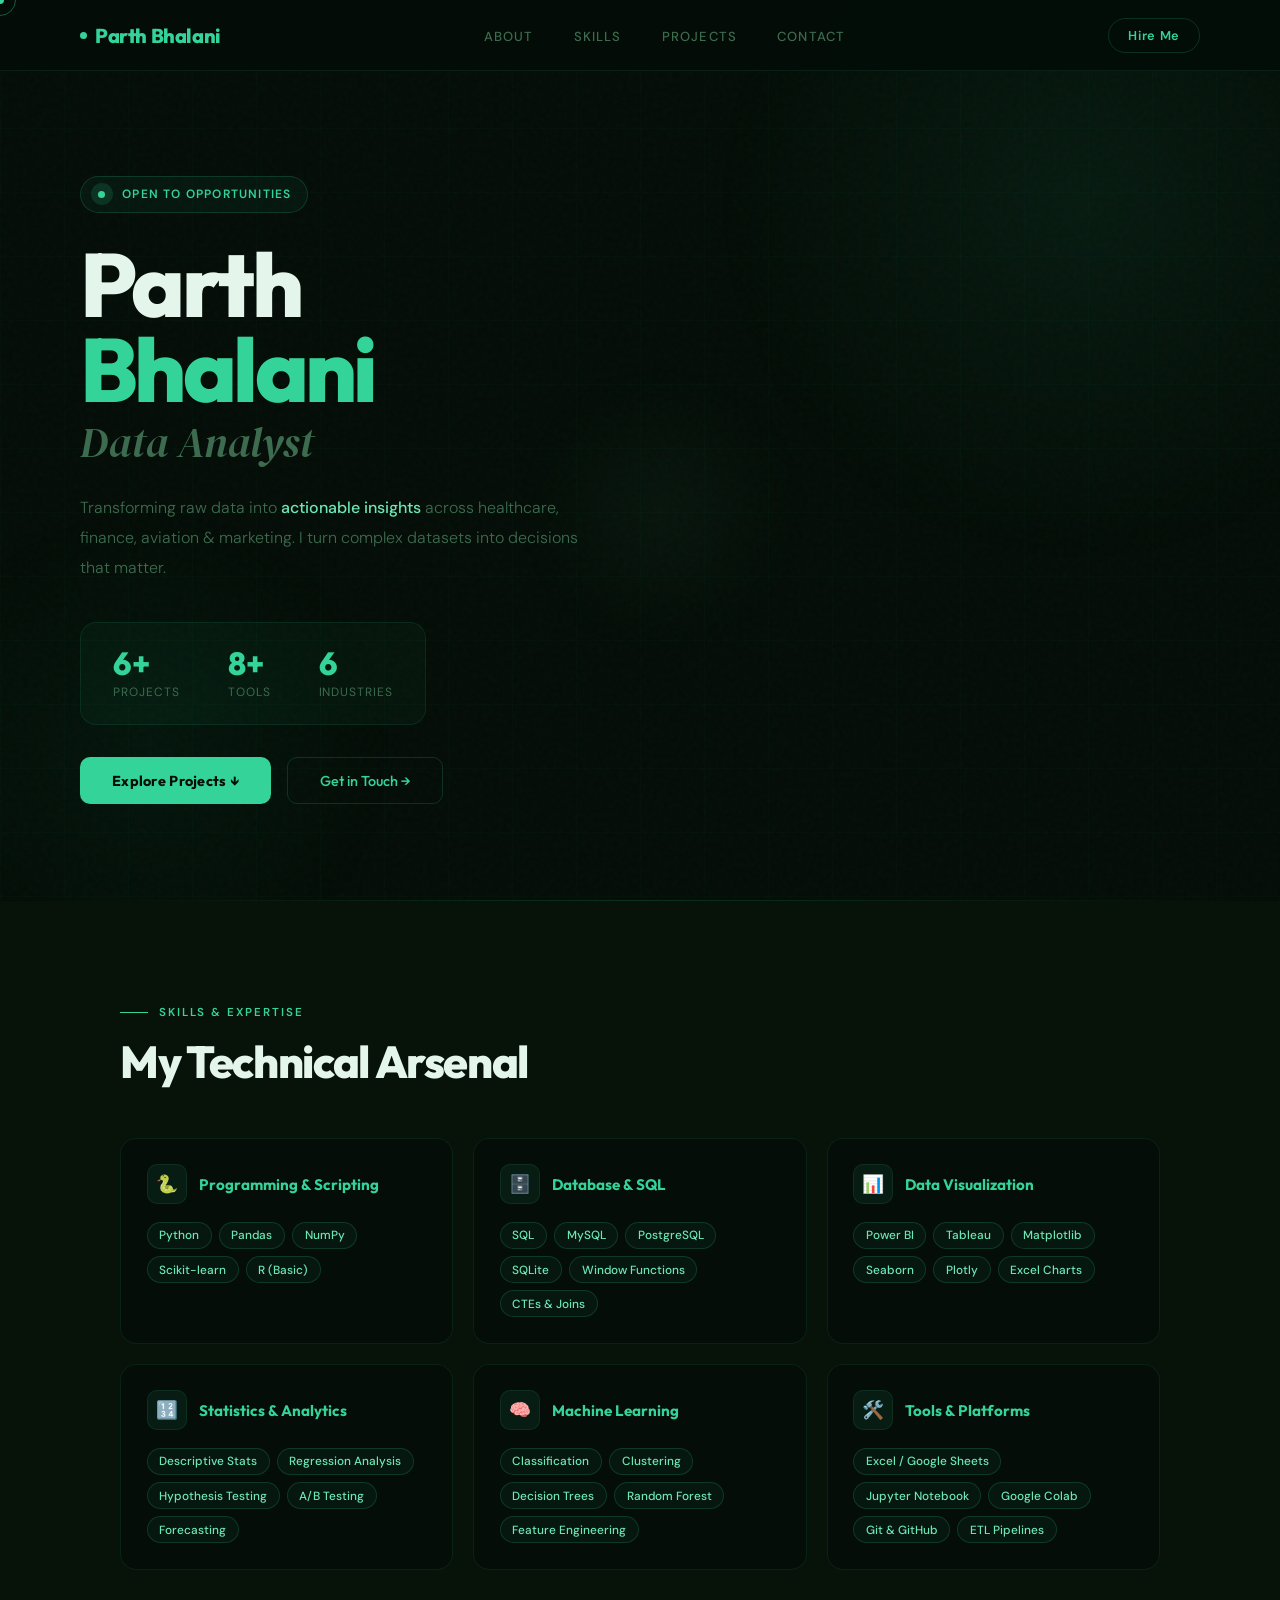
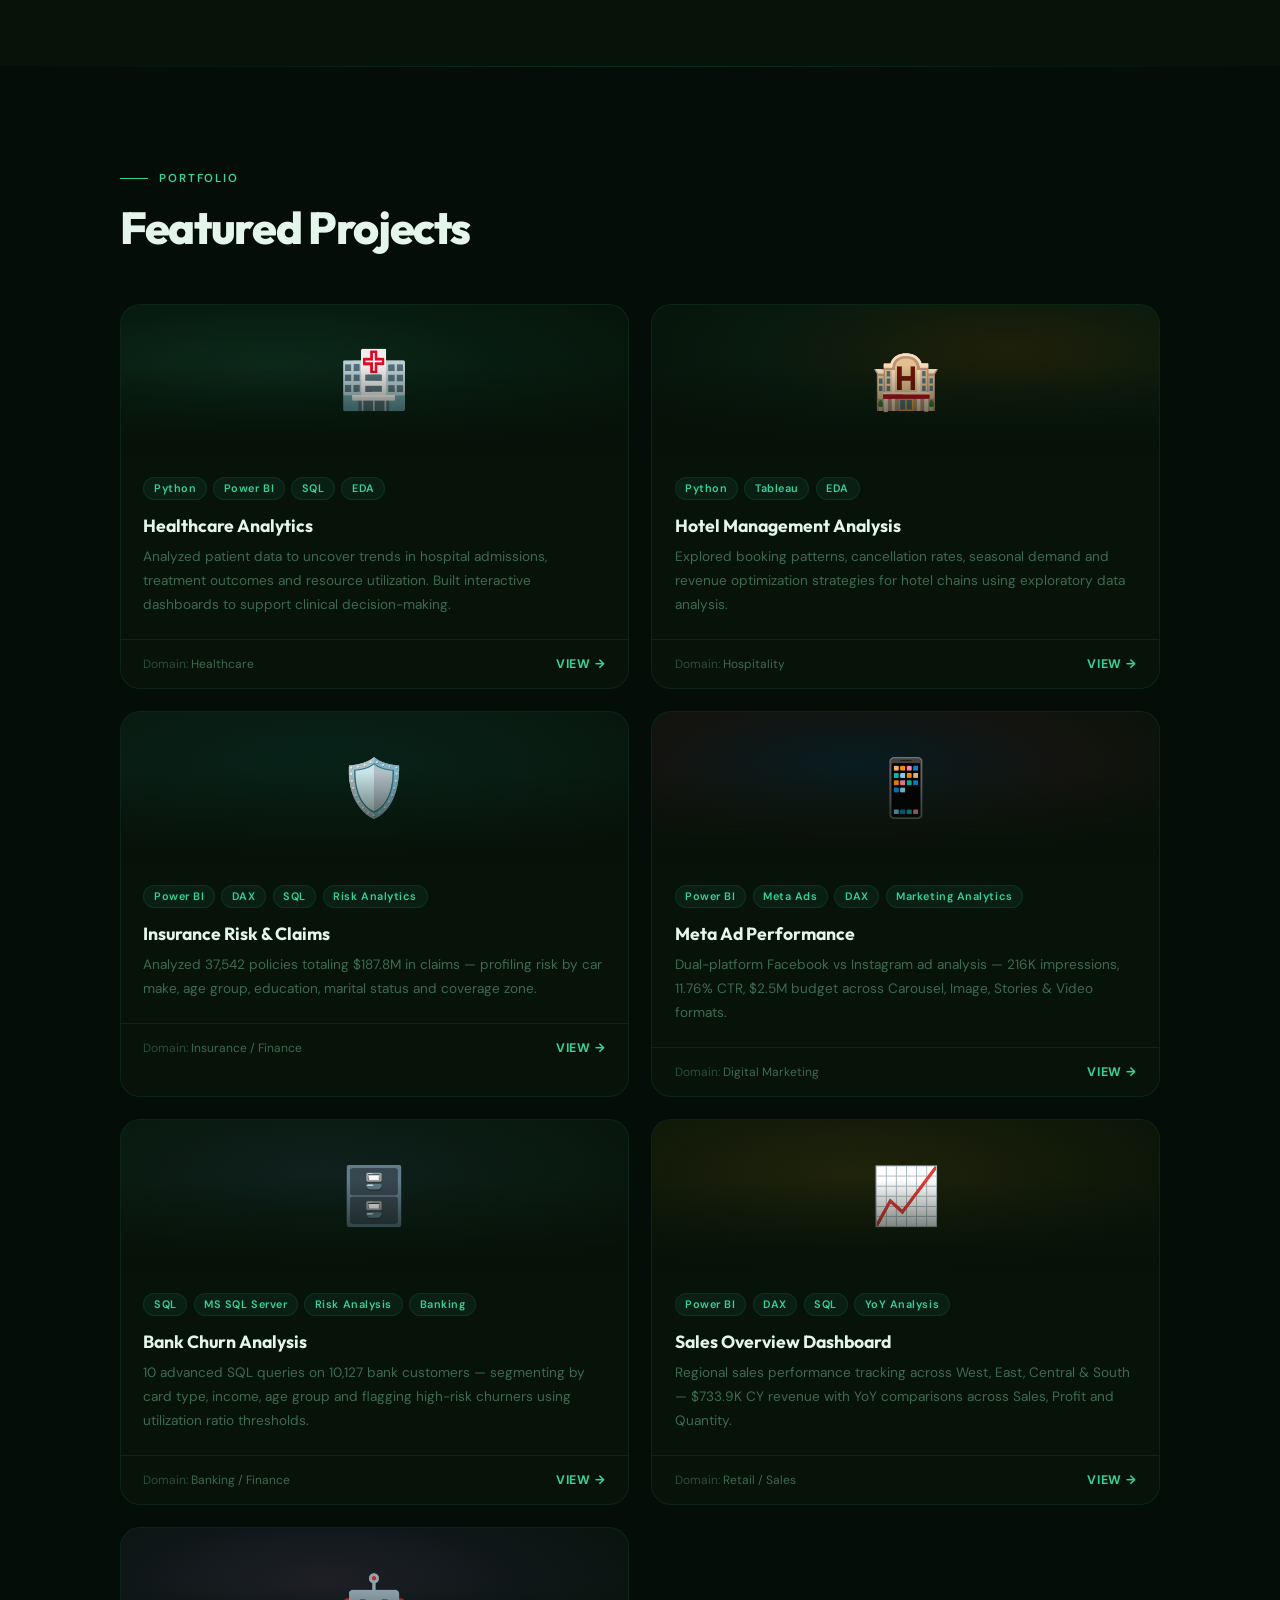
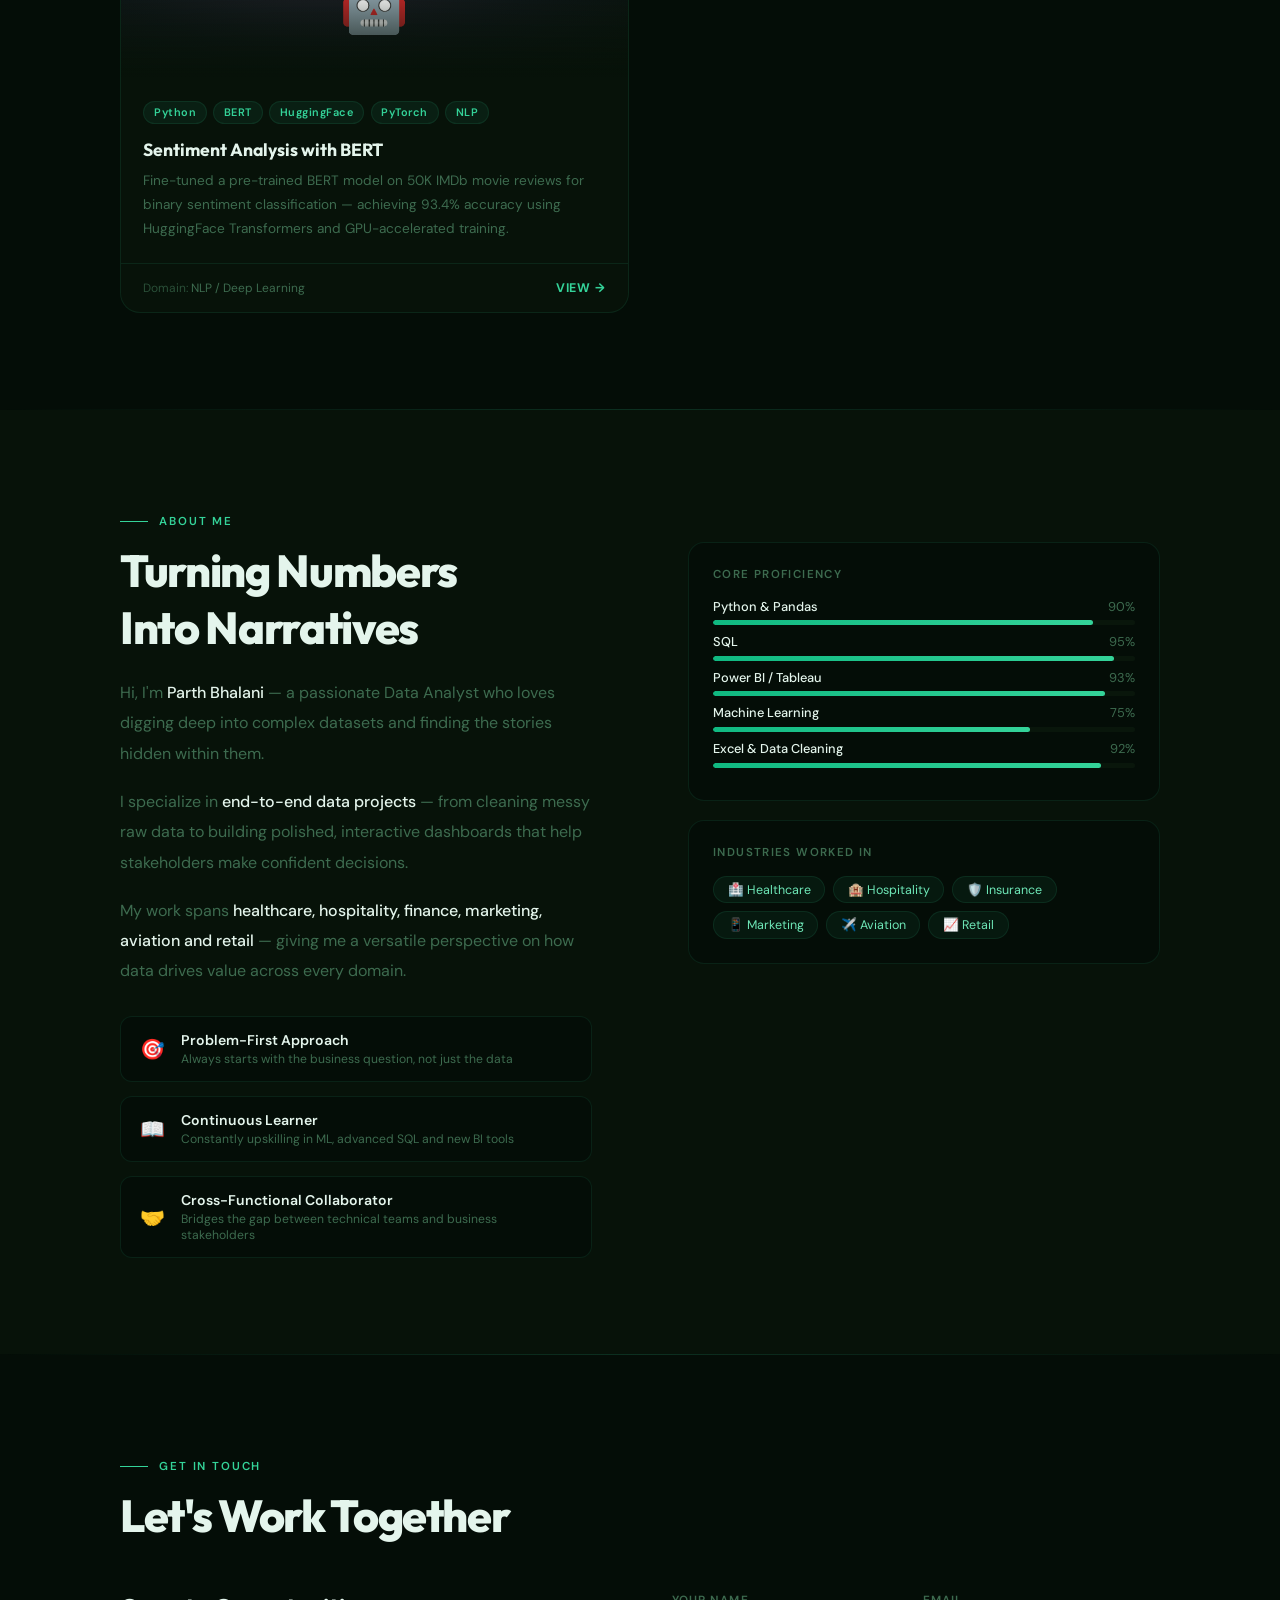
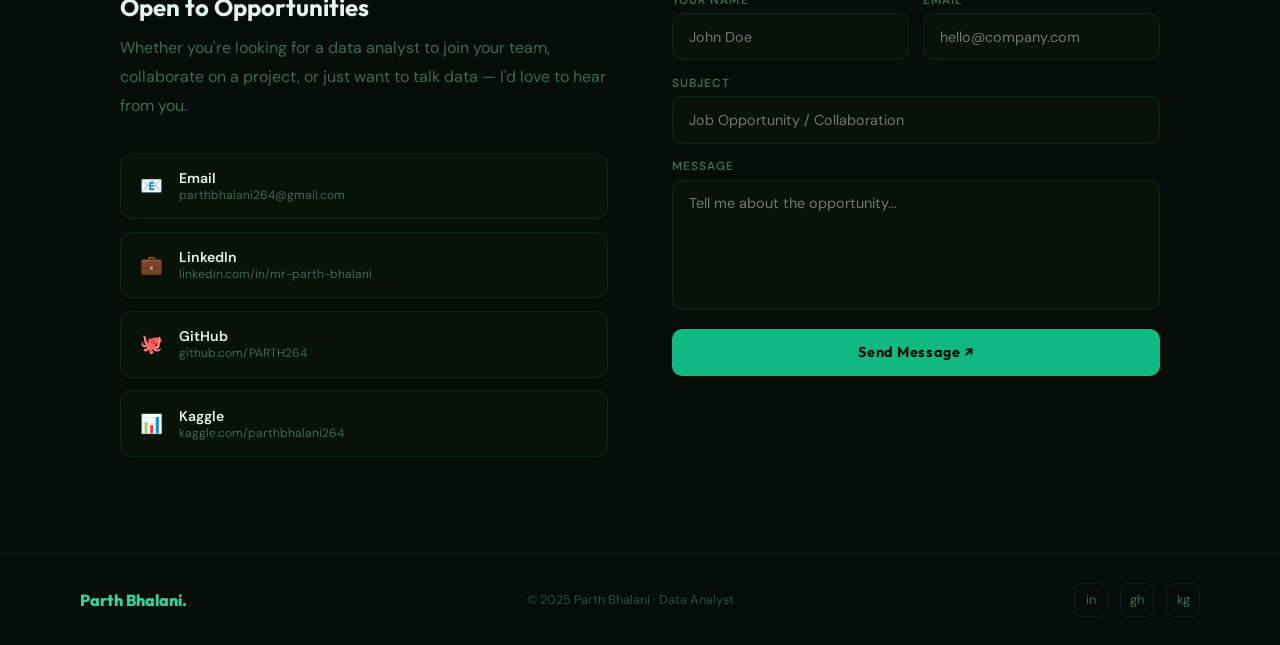
<file: index.html>
<!DOCTYPE html>
<html lang="en">
<head>
<meta charset="UTF-8">
<meta name="viewport" content="width=device-width, initial-scale=1.0">
<title>Parth Bhalani | Data Analyst</title>
<link href="https://fonts.googleapis.com/css2?family=Outfit:wght@300;400;500;600;700;800&family=DM+Serif+Display:ital@0;1&family=DM+Sans:wght@300;400;500&display=swap" rel="stylesheet">
<style>
  :root {
    --bg:       #040d07;
    --bg2:      #071209;
    --bg3:      #09160b;
    --accent:   #34d399;
    --accent2:  #10b981;
    --accent3:  #6ee7b7;
    --glow:     rgba(52,211,153,0.12);
    --border:   rgba(52,211,153,0.1);
    --border2:  rgba(52,211,153,0.18);
    --text:     #e4f5ec;
    --muted:    #3d6b4f;
    --muted2:   #2a4f38;
    --surface:  rgba(52,211,153,0.04);
  }

  *, *::before, *::after { margin:0; padding:0; box-sizing:border-box; }
  html { scroll-behavior: smooth; }

  body {
    font-family: 'DM Sans', sans-serif;
    background: var(--bg);
    color: var(--text);
    overflow-x: hidden;
    cursor: none;
  }

  /* ── CURSOR ── */
  #cur  { width:8px; height:8px; background:var(--accent); border-radius:50%; position:fixed; pointer-events:none; z-index:9999; transform:translate(-50%,-50%); transition:transform .1s; mix-blend-mode:screen; }
  #cur2 { width:32px; height:32px; border:1.5px solid rgba(52,211,153,.4); border-radius:50%; position:fixed; pointer-events:none; z-index:9998; transform:translate(-50%,-50%); transition:width .2s,height .2s; }

  /* ── NOISE OVERLAY ── */
  body::after {
    content:''; position:fixed; inset:0; pointer-events:none; z-index:1;
    background-image: url("data:image/svg+xml,%3Csvg viewBox='0 0 200 200' xmlns='http://www.w3.org/2000/svg'%3E%3Cfilter id='n'%3E%3CfeTurbulence type='fractalNoise' baseFrequency='0.9' numOctaves='4' stitchTiles='stitch'/%3E%3C/filter%3E%3Crect width='100%25' height='100%25' filter='url(%23n)' opacity='1'/%3E%3C/svg%3E");
    opacity: 0.025;
  }

  /* ── GRID ── */
  body::before {
    content:''; position:fixed; inset:0; pointer-events:none; z-index:0;
    background-image:
      linear-gradient(rgba(52,211,153,.025) 1px, transparent 1px),
      linear-gradient(90deg, rgba(52,211,153,.025) 1px, transparent 1px);
    background-size: 64px 64px;
  }

  /* ── NAV ── */
  nav {
    position:fixed; top:0; width:100%; z-index:100;
    padding:1.1rem 5rem;
    display:flex; justify-content:space-between; align-items:center;
    background: rgba(4,13,7,0.88);
    backdrop-filter: blur(24px);
    border-bottom: 1px solid var(--border);
  }
  .nav-logo {
    font-family:'Outfit',sans-serif; font-weight:800; font-size:1.25rem;
    color:var(--accent); letter-spacing:-.02em;
    display:flex; align-items:center; gap:.5rem;
  }
  .nav-logo-dot { width:7px; height:7px; background:var(--accent); border-radius:50%; animation:blink 2s ease infinite; }
  @keyframes blink{0%,100%{opacity:1;transform:scale(1)}50%{opacity:.4;transform:scale(.8)}}
  .nav-links { display:flex; gap:2.5rem; list-style:none; }
  .nav-links a {
    font-size:.82rem; font-weight:500; letter-spacing:.09em; text-transform:uppercase;
    color:var(--muted); text-decoration:none; transition:color .2s; position:relative;
  }
  .nav-links a::after { content:''; position:absolute; bottom:-4px; left:0; width:0; height:1px; background:var(--accent); transition:width .3s; }
  .nav-links a:hover { color:var(--accent); }
  .nav-links a:hover::after { width:100%; }
  .nav-hire {
    font-size:.8rem; font-weight:600; padding:.5rem 1.2rem;
    border:1px solid var(--border2); border-radius:100px;
    color:var(--accent); text-decoration:none;
    transition:all .2s; letter-spacing:.05em;
  }
  .nav-hire:hover { background:var(--accent); color:var(--bg); }

  /* ── HERO ── */
  .hero {
    min-height:100vh; display:flex; align-items:center;
    padding:9rem 5rem 4rem; position:relative; overflow:hidden;
  }
  /* big glow orbs */
  .orb { position:absolute; border-radius:50%; pointer-events:none; }
  .orb1 { width:800px; height:800px; top:-200px; right:-200px;
    background:radial-gradient(circle,rgba(52,211,153,.07) 0%,transparent 65%);
    animation:drift 10s ease-in-out infinite; }
  .orb2 { width:500px; height:500px; bottom:-100px; left:-100px;
    background:radial-gradient(circle,rgba(16,185,129,.05) 0%,transparent 70%);
    animation:drift 14s ease-in-out infinite reverse; }
  .orb3 { width:300px; height:300px; top:40%; left:40%;
    background:radial-gradient(circle,rgba(110,231,183,.04) 0%,transparent 70%);
    animation:drift 8s ease-in-out infinite 3s; }
  @keyframes drift { 0%,100%{transform:translate(0,0)} 33%{transform:translate(30px,-20px)} 66%{transform:translate(-20px,15px)} }

  .hero-content { position:relative; z-index:2; max-width:680px; }

  .hero-eyebrow {
    display:inline-flex; align-items:center; gap:.6rem;
    border:1px solid var(--border2); border-radius:100px;
    padding:.4rem 1rem .4rem .6rem;
    font-size:.75rem; font-weight:600; letter-spacing:.1em; text-transform:uppercase;
    color:var(--accent); margin-bottom:1.8rem;
    animation:fadeUp .7s ease both;
    background: rgba(52,211,153,.05);
  }
  .eyebrow-dot { width:22px; height:22px; border-radius:50%; background:rgba(52,211,153,.15); display:flex; align-items:center; justify-content:center; }
  .eyebrow-dot::after { content:''; width:7px; height:7px; background:var(--accent); border-radius:50%; animation:blink 1.5s ease infinite; }

  .hero-name {
    font-family:'Outfit',sans-serif; font-size:clamp(3.2rem,7vw,5.8rem);
    font-weight:800; line-height:.95; letter-spacing:-.04em;
    animation:fadeUp .7s .1s ease both;
  }
  .hero-name .first { color:var(--text); }
  .hero-name .last  { color:var(--accent); }
  .hero-role {
    font-family:'DM Serif Display',serif; font-style:italic;
    font-size:clamp(1.6rem,3.5vw,2.6rem); color:var(--muted);
    margin-top:.4rem; line-height:1.2;
    animation:fadeUp .7s .18s ease both;
  }

  .hero-desc {
    margin-top:1.6rem; font-size:1rem; line-height:1.85; color:var(--muted);
    max-width:500px; font-weight:300;
    animation:fadeUp .7s .26s ease both;
  }
  .hero-desc strong { color:var(--accent3); font-weight:500; }

  .hero-stats {
    display:flex; gap:3rem; margin-top:2.5rem;
    padding:1.5rem 2rem; border-radius:16px;
    border:1px solid var(--border);
    background:var(--surface);
    animation:fadeUp .7s .34s ease both;
    width:fit-content;
  }
  .stat-val { font-family:'Outfit',sans-serif; font-size:2rem; font-weight:800; color:var(--accent); line-height:1; }
  .stat-lbl { font-size:.75rem; color:var(--muted); margin-top:.3rem; text-transform:uppercase; letter-spacing:.08em; }

  .hero-btns {
    display:flex; gap:1rem; margin-top:2rem;
    animation:fadeUp .7s .42s ease both;
  }
  .btn-solid {
    display:inline-flex; align-items:center; gap:.5rem;
    padding:.85rem 2rem; background:var(--accent); color:var(--bg);
    font-family:'Outfit',sans-serif; font-weight:700; font-size:.9rem;
    border-radius:10px; text-decoration:none; border:none; cursor:none;
    transition:all .2s; letter-spacing:.02em;
  }
  .btn-solid:hover { background:var(--accent3); transform:translateY(-2px); box-shadow:0 10px 35px rgba(52,211,153,.3); }
  .btn-ghost {
    display:inline-flex; align-items:center; gap:.5rem;
    padding:.85rem 2rem; background:transparent; color:var(--accent);
    font-family:'Outfit',sans-serif; font-weight:500; font-size:.9rem;
    border-radius:10px; text-decoration:none;
    border:1px solid var(--border2); cursor:none;
    transition:all .2s;
  }
  .btn-ghost:hover { background:rgba(52,211,153,.07); transform:translateY(-2px); }

  @keyframes fadeUp { from{opacity:0;transform:translateY(22px)} to{opacity:1;transform:translateY(0)} }

  /* ── SCROLL REVEAL ── */
  .reveal { opacity:0; transform:translateY(28px); transition:opacity .75s ease, transform .75s ease; }
  .reveal.on { opacity:1; transform:translateY(0); }

  /* ── SECTION COMMONS ── */
  .sec { position:relative; z-index:2; }
  .inner { max-width:1200px; margin:0 auto; padding:6rem 5rem; }
  .sec-label {
    display:inline-flex; align-items:center; gap:.7rem;
    font-size:.72rem; font-weight:600; letter-spacing:.16em; text-transform:uppercase;
    color:var(--accent); margin-bottom:.8rem;
  }
  .sec-label::before { content:''; width:28px; height:1px; background:var(--accent); }
  .sec-title {
    font-family:'Outfit',sans-serif;
    font-size:clamp(2rem,4vw,2.8rem); font-weight:800; letter-spacing:-.03em;
    margin-bottom:3rem;
  }

  /* ── SKILLS ── */
  .skills-sec { background:var(--bg2); }
  .skills-grid { display:grid; grid-template-columns:repeat(auto-fill,minmax(310px,1fr)); gap:1.25rem; }
  .sk-card {
    background:var(--bg); border:1px solid var(--border);
    border-radius:16px; padding:1.6rem;
    transition:border-color .3s, transform .3s, box-shadow .3s;
  }
  .sk-card:hover { border-color:var(--border2); transform:translateY(-5px); box-shadow:0 16px 48px rgba(52,211,153,.07); }
  .sk-head { display:flex; align-items:center; gap:.75rem; margin-bottom:1.1rem; }
  .sk-ico {
    width:40px; height:40px; border-radius:10px;
    background:rgba(52,211,153,.08); border:1px solid var(--border);
    display:flex; align-items:center; justify-content:center; font-size:1.1rem; flex-shrink:0;
  }
  .sk-name { font-family:'Outfit',sans-serif; font-size:.95rem; font-weight:700; color:var(--accent); }
  .sk-tags { display:flex; flex-wrap:wrap; gap:.45rem; }
  .sk-tag {
    font-size:.74rem; font-weight:500; padding:.28rem .72rem;
    border-radius:100px; border:1px solid rgba(52,211,153,.18);
    color:var(--accent3); background:rgba(52,211,153,.05);
    transition:all .2s;
  }
  .sk-tag:hover { background:rgba(52,211,153,.12); }

  /* ── PROJECTS ── */
  .proj-grid { display:grid; grid-template-columns:repeat(auto-fill,minmax(350px,1fr)); gap:1.4rem; }
  .proj-card {
    background:var(--bg2); border:1px solid var(--border);
    border-radius:20px; overflow:hidden;
    transition:all .3s; position:relative;
  }
  .proj-card::before {
    content:''; position:absolute; top:0; left:0; right:0; height:2px;
    background:linear-gradient(90deg,transparent,var(--accent),transparent);
    opacity:0; transition:opacity .3s;
  }
  .proj-card:hover { border-color:var(--border2); transform:translateY(-6px); box-shadow:0 24px 60px rgba(0,0,0,.5); }
  .proj-card:hover::before { opacity:1; }

  .proj-vis {
    height:150px; display:flex; align-items:center; justify-content:center;
    font-size:3.5rem; position:relative; overflow:hidden;
  }
  .proj-vis::after { content:''; position:absolute; inset:0; background:linear-gradient(to bottom,transparent 40%,var(--bg2)); }

  .pv1 { background:radial-gradient(ellipse at 30% 40%, rgba(52,211,153,.12), rgba(16,185,129,.06), transparent); }
  .pv2 { background:radial-gradient(ellipse at 70% 30%, rgba(245,158,11,.1), rgba(52,211,153,.04), transparent); }
  .pv3 { background:radial-gradient(ellipse at 30% 60%, rgba(59,130,246,.1), rgba(52,211,153,.04), transparent); }
  .pv4 { background:radial-gradient(ellipse at 60% 40%, rgba(139,92,246,.1), rgba(52,211,153,.04), transparent); }
  .pv5 { background:radial-gradient(ellipse at 40% 30%, rgba(6,182,212,.1), rgba(52,211,153,.04), transparent); }
  .pv6 { background:radial-gradient(ellipse at 60% 50%, rgba(52,211,153,.1), rgba(16,185,129,.06), transparent); }
  .pv-sales { background:radial-gradient(ellipse at 40% 35%, rgba(251,191,36,.1), rgba(234,179,8,.05), transparent); }
  .pv-meta { background:radial-gradient(ellipse at 40% 35%, rgba(24,119,242,.1), rgba(225,48,108,.06), transparent); }
  .pv-sql { background:radial-gradient(ellipse at 40% 35%, rgba(86,156,214,.1), rgba(78,201,176,.05), transparent); }
  .pv-ins { background:radial-gradient(ellipse at 40% 35%, rgba(13,148,136,.12), rgba(45,212,191,.06), transparent); }
  .pv7 { background:radial-gradient(ellipse at 40% 35%, rgba(192,132,252,.12), rgba(139,92,246,.06), transparent); }

  .proj-body { padding:1.4rem; }
  .proj-badges { display:flex; flex-wrap:wrap; gap:.4rem; margin-bottom:.9rem; }
  .proj-badge {
    font-size:.68rem; font-weight:600; letter-spacing:.05em;
    padding:.22rem .6rem; border-radius:100px;
    color:var(--accent); background:rgba(52,211,153,.07); border:1px solid var(--border);
  }
  .proj-title { font-family:'Outfit',sans-serif; font-size:1.1rem; font-weight:700; margin-bottom:.5rem; }
  .proj-desc { font-size:.85rem; line-height:1.75; color:var(--muted); }
  .proj-foot {
    padding:1rem 1.4rem; border-top:1px solid var(--border);
    display:flex; justify-content:space-between; align-items:center;
  }
  .proj-domain { font-size:.75rem; color:var(--muted2); }
  .proj-domain span { color:var(--muted); }
  .proj-arrow {
    font-size:.78rem; font-weight:700; color:var(--accent); text-decoration:none;
    letter-spacing:.06em; text-transform:uppercase;
    display:flex; align-items:center; gap:.3rem;
    transition:gap .2s;
  }
  .proj-arrow:hover { gap:.6rem; }

  /* ── ABOUT ── */
  .about-sec { background:var(--bg2); }
  .about-layout { display:grid; grid-template-columns:1fr 1fr; gap:6rem; align-items:start; }
  .about-text p { font-size:1rem; line-height:1.9; color:var(--muted); margin-bottom:1.1rem; }
  .about-text p strong { color:var(--text); font-weight:500; }
  .about-hl-list { margin-top:1.8rem; display:flex; flex-direction:column; gap:.85rem; }
  .about-hl {
    display:flex; align-items:center; gap:1rem;
    padding:.9rem 1.2rem; border-radius:12px;
    background:var(--bg); border:1px solid var(--border);
    transition:border-color .2s;
  }
  .about-hl:hover { border-color:var(--border2); }
  .hl-ico { font-size:1.25rem; }
  .hl-title { font-size:.88rem; font-weight:600; color:var(--text); margin-bottom:.1rem; }
  .hl-sub { font-size:.76rem; color:var(--muted); }

  .about-right { display:flex; flex-direction:column; gap:1.2rem; }
  .prof-card {
    background:var(--bg); border:1px solid var(--border);
    border-radius:16px; padding:1.5rem;
  }
  .prof-card-lbl { font-size:.72rem; font-weight:600; letter-spacing:.12em; text-transform:uppercase; color:var(--muted); margin-bottom:1rem; }
  .bar-row { margin:.5rem 0; }
  .bar-labels { display:flex; justify-content:space-between; font-size:.8rem; margin-bottom:.35rem; }
  .bar-n { color:var(--text); font-weight:500; }
  .bar-p { color:var(--muted); }
  .bar-track { height:5px; background:var(--bg3); border-radius:100px; overflow:hidden; }
  .bar-fill { height:100%; border-radius:100px; background:linear-gradient(90deg,var(--accent2),var(--accent)); }

  .industry-card {
    background:var(--bg); border:1px solid var(--border);
    border-radius:16px; padding:1.5rem;
  }
  .ind-title { font-size:.72rem; font-weight:600; letter-spacing:.12em; text-transform:uppercase; color:var(--muted); margin-bottom:1rem; }
  .ind-chips { display:flex; flex-wrap:wrap; gap:.5rem; }
  .ind-chip {
    font-size:.78rem; padding:.3rem .85rem; border-radius:100px;
    background:rgba(52,211,153,.06); border:1px solid var(--border);
    color:var(--accent3); transition:all .2s;
  }
  .ind-chip:hover { background:rgba(52,211,153,.12); border-color:var(--border2); }

  /* ── CONTACT ── */
  .contact-grid { display:grid; grid-template-columns:1fr 1fr; gap:4rem; align-items:start; }
  .contact-left h3 { font-family:'Outfit',sans-serif; font-size:1.5rem; font-weight:700; margin-bottom:.8rem; }
  .contact-left p { color:var(--muted); line-height:1.8; margin-bottom:2rem; }
  .clink-list { display:flex; flex-direction:column; gap:.8rem; }
  .clink {
    display:flex; align-items:center; gap:1rem;
    padding:.95rem 1.2rem; border-radius:12px;
    background:var(--bg2); border:1px solid var(--border);
    text-decoration:none; color:var(--text); transition:all .2s;
  }
  .clink:hover { border-color:var(--border2); transform:translateX(5px); }
  .clink-ico { font-size:1.15rem; }
  .clink-main { font-size:.88rem; font-weight:600; }
  .clink-sub { font-size:.75rem; color:var(--muted); }

  .contact-form { display:flex; flex-direction:column; gap:.9rem; }
  .f-lbl { font-size:.74rem; font-weight:600; letter-spacing:.09em; text-transform:uppercase; color:var(--muted); display:block; margin-bottom:.35rem; }
  .f-inp, .f-ta {
    width:100%; background:var(--bg2); border:1px solid var(--border);
    border-radius:10px; padding:.85rem 1rem;
    color:var(--text); font-family:'DM Sans',sans-serif; font-size:.9rem;
    outline:none; transition:border-color .2s;
  }
  .f-inp:focus, .f-ta:focus { border-color:var(--border2); }
  .f-ta { height:130px; resize:none; }
  .f-row { display:grid; grid-template-columns:1fr 1fr; gap:.9rem; }
  .f-submit {
    padding:.9rem; background:var(--accent2); color:var(--bg);
    font-family:'Outfit',sans-serif; font-size:.9rem; font-weight:700;
    border:none; border-radius:10px; cursor:none; transition:all .2s;
    letter-spacing:.04em;
  }
  .f-submit:hover { background:var(--accent); box-shadow:0 8px 32px rgba(52,211,153,.3); }

  /* ── FOOTER ── */
  footer {
    position:relative; z-index:2;
    border-top:1px solid var(--border);
    padding:1.8rem 5rem;
    display:flex; justify-content:space-between; align-items:center;
    background:var(--bg);
  }
  .f-logo { font-family:'Outfit',sans-serif; font-weight:800; font-size:1rem; color:var(--accent); }
  .f-copy { font-size:.8rem; color:var(--muted2); }
  .f-soc { display:flex; gap:.75rem; }
  .f-soc a {
    width:34px; height:34px; border:1px solid var(--border); border-radius:8px;
    display:flex; align-items:center; justify-content:center;
    color:var(--muted); font-size:.8rem; text-decoration:none;
    transition:all .2s;
  }
  .f-soc a:hover { border-color:var(--accent); color:var(--accent); transform:translateY(-2px); }

  /* ── DIVIDER ── */
  .sec-div {
    position:relative; z-index:2;
    height:1px; background:linear-gradient(90deg,transparent,var(--border2),transparent);
  }

  @media(max-width:768px){
    nav { padding:1rem 1.5rem; }
    .nav-links,.nav-hire { display:none; }
    .hero { padding:7rem 1.5rem 3rem; }
    .inner { padding:4rem 1.5rem; }
    .about-layout,.contact-grid,.f-row { grid-template-columns:1fr; gap:2rem; }
    footer { flex-direction:column; gap:1rem; padding:1.5rem; text-align:center; }
  }
</style>
</head>
<body>

<!-- cursor -->
<div id="cur"></div>
<div id="cur2"></div>

<!-- NAV -->
<nav>
  <div class="nav-logo">
    <div class="nav-logo-dot"></div>
    Parth Bhalani
  </div>
  <ul class="nav-links">
    <li><a href="#about">About</a></li>
    <li><a href="#skills">Skills</a></li>
    <li><a href="#projects">Projects</a></li>
    <li><a href="#contact">Contact</a></li>
  </ul>
  <a href="#contact" class="nav-hire">Hire Me</a>
</nav>

<!-- HERO -->
<section class="hero sec" id="home">
  <div class="orb orb1"></div>
  <div class="orb orb2"></div>
  <div class="orb orb3"></div>
  <div class="hero-content">
    <div class="hero-eyebrow">
      <div class="eyebrow-dot"></div>
      Open to Opportunities
    </div>
    <h1 class="hero-name">
      <span class="first">Parth</span><br>
      <span class="last">Bhalani</span>
    </h1>
    <div class="hero-role">Data Analyst</div>
    <p class="hero-desc">
      Transforming raw data into <strong>actionable insights</strong> across healthcare, finance, aviation & marketing. I turn complex datasets into decisions that matter.
    </p>
    <div class="hero-stats">
      <div>
        <div class="stat-val">6+</div>
        <div class="stat-lbl">Projects</div>
      </div>
      <div>
        <div class="stat-val">8+</div>
        <div class="stat-lbl">Tools</div>
      </div>
      <div>
        <div class="stat-val">6</div>
        <div class="stat-lbl">Industries</div>
      </div>
    </div>
    <div class="hero-btns">
      <a href="#projects" class="btn-solid">Explore Projects ↓</a>
      <a href="#contact" class="btn-ghost">Get in Touch →</a>
    </div>
  </div>
</section>

<div class="sec-div"></div>

<!-- SKILLS -->
<section class="sec skills-sec" id="skills">
  <div class="inner">
    <div class="sec-label reveal">Skills & Expertise</div>
    <h2 class="sec-title reveal">My Technical Arsenal</h2>
    <div class="skills-grid">

      <div class="sk-card reveal">
        <div class="sk-head">
          <div class="sk-ico">🐍</div>
          <div class="sk-name">Programming & Scripting</div>
        </div>
        <div class="sk-tags">
          <span class="sk-tag">Python</span>
          <span class="sk-tag">Pandas</span>
          <span class="sk-tag">NumPy</span>
          <span class="sk-tag">Scikit-learn</span>
          <span class="sk-tag">R (Basic)</span>
        </div>
      </div>

      <div class="sk-card reveal">
        <div class="sk-head">
          <div class="sk-ico">🗄️</div>
          <div class="sk-name">Database & SQL</div>
        </div>
        <div class="sk-tags">
          <span class="sk-tag">SQL</span>
          <span class="sk-tag">MySQL</span>
          <span class="sk-tag">PostgreSQL</span>
          <span class="sk-tag">SQLite</span>
          <span class="sk-tag">Window Functions</span>
          <span class="sk-tag">CTEs & Joins</span>
        </div>
      </div>

      <div class="sk-card reveal">
        <div class="sk-head">
          <div class="sk-ico">📊</div>
          <div class="sk-name">Data Visualization</div>
        </div>
        <div class="sk-tags">
          <span class="sk-tag">Power BI</span>
          <span class="sk-tag">Tableau</span>
          <span class="sk-tag">Matplotlib</span>
          <span class="sk-tag">Seaborn</span>
          <span class="sk-tag">Plotly</span>
          <span class="sk-tag">Excel Charts</span>
        </div>
      </div>

      <div class="sk-card reveal">
        <div class="sk-head">
          <div class="sk-ico">🔢</div>
          <div class="sk-name">Statistics & Analytics</div>
        </div>
        <div class="sk-tags">
          <span class="sk-tag">Descriptive Stats</span>
          <span class="sk-tag">Regression Analysis</span>
          <span class="sk-tag">Hypothesis Testing</span>
          <span class="sk-tag">A/B Testing</span>
          <span class="sk-tag">Forecasting</span>
        </div>
      </div>

      <div class="sk-card reveal">
        <div class="sk-head">
          <div class="sk-ico">🧠</div>
          <div class="sk-name">Machine Learning</div>
        </div>
        <div class="sk-tags">
          <span class="sk-tag">Classification</span>
          <span class="sk-tag">Clustering</span>
          <span class="sk-tag">Decision Trees</span>
          <span class="sk-tag">Random Forest</span>
          <span class="sk-tag">Feature Engineering</span>
        </div>
      </div>

      <div class="sk-card reveal">
        <div class="sk-head">
          <div class="sk-ico">🛠️</div>
          <div class="sk-name">Tools & Platforms</div>
        </div>
        <div class="sk-tags">
          <span class="sk-tag">Excel / Google Sheets</span>
          <span class="sk-tag">Jupyter Notebook</span>
          <span class="sk-tag">Google Colab</span>
          <span class="sk-tag">Git & GitHub</span>
          <span class="sk-tag">ETL Pipelines</span>
        </div>
      </div>

    </div>
  </div>
</section>

<div class="sec-div"></div>

<!-- PROJECTS -->
<section class="sec" id="projects">
  <div class="inner">
    <div class="sec-label reveal">Portfolio</div>
    <h2 class="sec-title reveal">Featured Projects</h2>
    <div class="proj-grid">

      <div class="proj-card reveal">
        <div class="proj-vis pv1">🏥</div>
        <div class="proj-body">
          <div class="proj-badges">
            <span class="proj-badge">Python</span>
            <span class="proj-badge">Power BI</span>
            <span class="proj-badge">SQL</span>
            <span class="proj-badge">EDA</span>
          </div>
          <div class="proj-title">Healthcare Analytics</div>
          <div class="proj-desc">Analyzed patient data to uncover trends in hospital admissions, treatment outcomes and resource utilization. Built interactive dashboards to support clinical decision-making.</div>
        </div>
        <div class="proj-foot">
          <div class="proj-domain">Domain: <span>Healthcare</span></div>
          <a href="healthcare_project.html" class="proj-arrow">View →</a>
        </div>
      </div>

      <div class="proj-card reveal">
        <div class="proj-vis pv2">🏨</div>
        <div class="proj-body">
          <div class="proj-badges">
            <span class="proj-badge">Python</span>
            <span class="proj-badge">Tableau</span>
            <span class="proj-badge">EDA</span>
          </div>
          <div class="proj-title">Hotel Management Analysis</div>
          <div class="proj-desc">Explored booking patterns, cancellation rates, seasonal demand and revenue optimization strategies for hotel chains using exploratory data analysis.</div>
        </div>
        <div class="proj-foot">
          <div class="proj-domain">Domain: <span>Hospitality</span></div>
          <a href="hotel_project.html" class="proj-arrow">View →</a>
        </div>
      </div>


      <div class="proj-card reveal">
        <div class="proj-vis pv-ins">🛡️</div>
        <div class="proj-body">
          <div class="proj-badges">
            <span class="proj-badge">Power BI</span>
            <span class="proj-badge">DAX</span>
            <span class="proj-badge">SQL</span>
            <span class="proj-badge">Risk Analytics</span>
          </div>
          <div class="proj-title">Insurance Risk & Claims</div>
          <div class="proj-desc">Analyzed 37,542 policies totaling $187.8M in claims — profiling risk by car make, age group, education, marital status and coverage zone.</div>
        </div>
        <div class="proj-foot">
          <div class="proj-domain">Domain: <span>Insurance / Finance</span></div>
          <a href="insurance_project.html" class="proj-arrow">View →</a>
        </div>
      </div>

      <div class="proj-card reveal">
        <div class="proj-vis pv-meta">📱</div>
        <div class="proj-body">
          <div class="proj-badges">
            <span class="proj-badge">Power BI</span>
            <span class="proj-badge">Meta Ads</span>
            <span class="proj-badge">DAX</span>
            <span class="proj-badge">Marketing Analytics</span>
          </div>
          <div class="proj-title">Meta Ad Performance</div>
          <div class="proj-desc">Dual-platform Facebook vs Instagram ad analysis — 216K impressions, 11.76% CTR, $2.5M budget across Carousel, Image, Stories & Video formats.</div>
        </div>
        <div class="proj-foot">
          <div class="proj-domain">Domain: <span>Digital Marketing</span></div>
          <a href="meta_ads_project.html" class="proj-arrow">View →</a>
        </div>
      </div>

      <div class="proj-card reveal">
  <div class="proj-vis pv-sql">🗄️</div>
  <div class="proj-body">
    <div class="proj-badges">
      <span class="proj-badge">SQL</span>
      <span class="proj-badge">MS SQL Server</span>
      <span class="proj-badge">Risk Analysis</span>
      <span class="proj-badge">Banking</span>
    </div>
    <div class="proj-title">Bank Churn Analysis</div>
    <div class="proj-desc">10 advanced SQL queries on 10,127 bank customers — segmenting by card type, income, age group and flagging high-risk churners using utilization ratio thresholds.</div>
  </div>
  <div class="proj-foot">
    <div class="proj-domain">Domain: <span>Banking / Finance</span></div>
    <a href="bank_churn_project.html" class="proj-arrow">View →</a>
  </div>
</div>

      <div class="proj-card reveal">
       <div class="proj-vis pv-sales">📈</div>
       <div class="proj-body">
         <div class="proj-badges">
          <span class="proj-badge">Power BI</span>
          <span class="proj-badge">DAX</span>
          <span class="proj-badge">SQL</span>
          <span class="proj-badge">YoY Analysis</span>
        </div>
        <div class="proj-title">Sales Overview Dashboard</div>
        <div class="proj-desc">Regional sales performance tracking across West, East, Central & South — $733.9K CY revenue with YoY comparisons across Sales, Profit and Quantity.</div>
       </div>
       <div class="proj-foot">
        <div class="proj-domain">Domain: <span>Retail / Sales</span></div>
        <a href="sales_project.html" class="proj-arrow">View →</a>
       </div>
      </div>

      <div class="proj-card reveal">
      <div class="proj-vis pv7">🤖</div>
      <div class="proj-body">
        <div class="proj-badges">
          <span class="proj-badge">Python</span>
          <span class="proj-badge">BERT</span>
          <span class="proj-badge">HuggingFace</span>
          <span class="proj-badge">PyTorch</span>
          <span class="proj-badge">NLP</span>
        </div>
        <div class="proj-title">Sentiment Analysis with BERT</div>
        <div class="proj-desc">Fine-tuned a pre-trained BERT model on 50K IMDb movie reviews for binary sentiment classification — achieving 93.4% accuracy using HuggingFace Transformers and GPU-accelerated training.</div>
      </div>
      <div class="proj-foot">
        <div class="proj-domain">Domain: <span>NLP / Deep Learning</span></div>
        <a href="bert_sentiment_project.html" class="proj-arrow">View →</a>
      </div>
    </div>

    </div>
  </div>
</section>

<div class="sec-div"></div>

<!-- ABOUT -->
<section class="sec about-sec" id="about">
  <div class="inner">
    <div class="sec-label reveal">About Me</div>
    <div class="about-layout">
      <div class="about-text reveal">
        <h2 class="sec-title" style="margin-bottom:1.4rem">Turning Numbers<br>Into Narratives</h2>
        <p>Hi, I'm <strong>Parth Bhalani</strong> — a passionate Data Analyst who loves digging deep into complex datasets and finding the stories hidden within them.</p>
        <p>I specialize in <strong>end-to-end data projects</strong> — from cleaning messy raw data to building polished, interactive dashboards that help stakeholders make confident decisions.</p>
        <p>My work spans <strong>healthcare, hospitality, finance, marketing, aviation and retail</strong> — giving me a versatile perspective on how data drives value across every domain.</p>
        <div class="about-hl-list">
          <div class="about-hl">
            <div class="hl-ico">🎯</div>
            <div><div class="hl-title">Problem-First Approach</div><div class="hl-sub">Always starts with the business question, not just the data</div></div>
          </div>
          <div class="about-hl">
            <div class="hl-ico">📖</div>
            <div><div class="hl-title">Continuous Learner</div><div class="hl-sub">Constantly upskilling in ML, advanced SQL and new BI tools</div></div>
          </div>
          <div class="about-hl">
            <div class="hl-ico">🤝</div>
            <div><div class="hl-title">Cross-Functional Collaborator</div><div class="hl-sub">Bridges the gap between technical teams and business stakeholders</div></div>
          </div>
        </div>
      </div>
      <div class="about-right reveal">
        <div class="prof-card">
          <div class="prof-card-lbl">Core Proficiency</div>
          <div class="bar-row">
            <div class="bar-labels"><span class="bar-n">Python & Pandas</span><span class="bar-p">90%</span></div>
            <div class="bar-track"><div class="bar-fill" style="width:90%"></div></div>
          </div>
          <div class="bar-row">
            <div class="bar-labels"><span class="bar-n">SQL</span><span class="bar-p">95%</span></div>
            <div class="bar-track"><div class="bar-fill" style="width:95%"></div></div>
          </div>
          <div class="bar-row">
            <div class="bar-labels"><span class="bar-n">Power BI / Tableau</span><span class="bar-p">93%</span></div>
            <div class="bar-track"><div class="bar-fill" style="width:93%"></div></div>
          </div>
          <div class="bar-row">
            <div class="bar-labels"><span class="bar-n">Machine Learning</span><span class="bar-p">75%</span></div>
            <div class="bar-track"><div class="bar-fill" style="width:75%"></div></div>
          </div>
          <div class="bar-row">
            <div class="bar-labels"><span class="bar-n">Excel & Data Cleaning</span><span class="bar-p">92%</span></div>
            <div class="bar-track"><div class="bar-fill" style="width:92%"></div></div>
          </div>
        </div>
        <div class="industry-card">
          <div class="ind-title">Industries Worked In</div>
          <div class="ind-chips">
            <span class="ind-chip">🏥 Healthcare</span>
            <span class="ind-chip">🏨 Hospitality</span>
            <span class="ind-chip">🛡️ Insurance</span>
            <span class="ind-chip">📱 Marketing</span>
            <span class="ind-chip">✈️ Aviation</span>
            <span class="ind-chip">📈 Retail</span>
          </div>
        </div>
      </div>
    </div>
  </div>
</section>

<div class="sec-div"></div>

<!-- CONTACT -->
<section class="sec" id="contact">
  <div class="inner">
    <div class="sec-label reveal">Get In Touch</div>
    <h2 class="sec-title reveal">Let's Work Together</h2>
    <div class="contact-grid">
      <div class="contact-left reveal">
        <h3>Open to Opportunities</h3>
        <p>Whether you're looking for a data analyst to join your team, collaborate on a project, or just want to talk data — I'd love to hear from you.</p>
        <div class="clink-list">
          <a href="mailto:parthbhalani264@email.com" class="clink">
            <span class="clink-ico">📧</span>
            <div><div class="clink-main">Email</div><div class="clink-sub">parthbhalani264@gmail.com</div></div>
          </a>
          <a href="https://www.linkedin.com/in/mr-parth-bhalani/" class="clink">
            <span class="clink-ico">💼</span>
            <div><div class="clink-main">LinkedIn</div><div class="clink-sub">linkedin.com/in/mr-parth-bhalani</div></div>
          </a>
          <a href="https://github.com/PARTH264" class="clink">
            <span class="clink-ico">🐙</span>
            <div><div class="clink-main">GitHub</div><div class="clink-sub">github.com/PARTH264</div></div>
          </a>
          <a href="https://www.kaggle.com/parthbhalani264" class="clink">
            <span class="clink-ico">📊</span>
            <div><div class="clink-main">Kaggle</div><div class="clink-sub">kaggle.com/parthbhalani264</div></div>
          </a>
        </div>
      </div>
       <form action="https://formspree.io/f/xojkapgn" method="POST" class="contact-form reveal">
  <div class="f-row">
    <div>
      <label class="f-lbl">Your Name</label>
      <input class="f-inp" name="name" placeholder="John Doe" type="text" required>
    </div>

    <div>
      <label class="f-lbl">Email</label>
      <input class="f-inp" name="email" placeholder="hello@company.com" type="email" required>
    </div>
  </div>

  <div>
    <label class="f-lbl">Subject</label>
    <input class="f-inp" name="subject" placeholder="Job Opportunity / Collaboration" type="text">
  </div>

  <div>
    <label class="f-lbl">Message</label>
    <textarea class="f-ta" name="message" placeholder="Tell me about the opportunity..." required></textarea>
  </div>

  <button type="submit" class="f-submit">Send Message ↗</button>
</form>
    
  </div>
</section>

<!-- FOOTER -->
<footer>
  <div class="f-logo">Parth Bhalani.</div>
  <div class="f-copy">© 2025 Parth Bhalani · Data Analyst</div>
  <div class="f-soc">
    <a href="https://www.linkedin.com/in/mr-parth-bhalani/">in</a>
    <a href="https://github.com/PARTH264">gh</a>
    <a href="https://www.kaggle.com/parthbhalani264">kg</a>
  </div>
</footer>

<script>
  /* cursor */
  const c = document.getElementById('cur'), r = document.getElementById('cur2');
  let mx=0,my=0,rx=0,ry=0;
  document.addEventListener('mousemove', e=>{ mx=e.clientX; my=e.clientY; c.style.left=mx+'px'; c.style.top=my+'px'; });
  (function loop(){ rx+=(mx-rx)*.13; ry+=(my-ry)*.13; r.style.left=rx+'px'; r.style.top=ry+'px'; requestAnimationFrame(loop); })();
  document.querySelectorAll('a,button,.proj-card,.sk-card,.about-hl,.clink').forEach(el=>{
    el.addEventListener('mouseenter',()=>{ r.style.width='48px'; r.style.height='48px'; });
    el.addEventListener('mouseleave',()=>{ r.style.width='32px'; r.style.height='32px'; });
  });

  /* scroll reveal */
  const obs = new IntersectionObserver(entries=>{
    entries.forEach((e,i)=>{ if(e.isIntersecting){ setTimeout(()=>e.target.classList.add('on'), i*70); obs.unobserve(e.target); } });
  },{threshold:.1});
  document.querySelectorAll('.reveal').forEach(el=>obs.observe(el));

  /* skill bar animation */
  const barObs = new IntersectionObserver(entries=>{
    entries.forEach(e=>{
      if(e.isIntersecting){
        e.target.querySelectorAll('.bar-fill').forEach(b=>{
          const w = b.style.width; b.style.width='0';
          setTimeout(()=>{ b.style.transition='width 1.2s cubic-bezier(.4,0,.2,1)'; b.style.width=w; },200);
        });
        barObs.unobserve(e.target);
      }
    });
  },{threshold:.3});
  document.querySelectorAll('.prof-card').forEach(el=>barObs.observe(el));
</script>
</body>
</html>
</file>
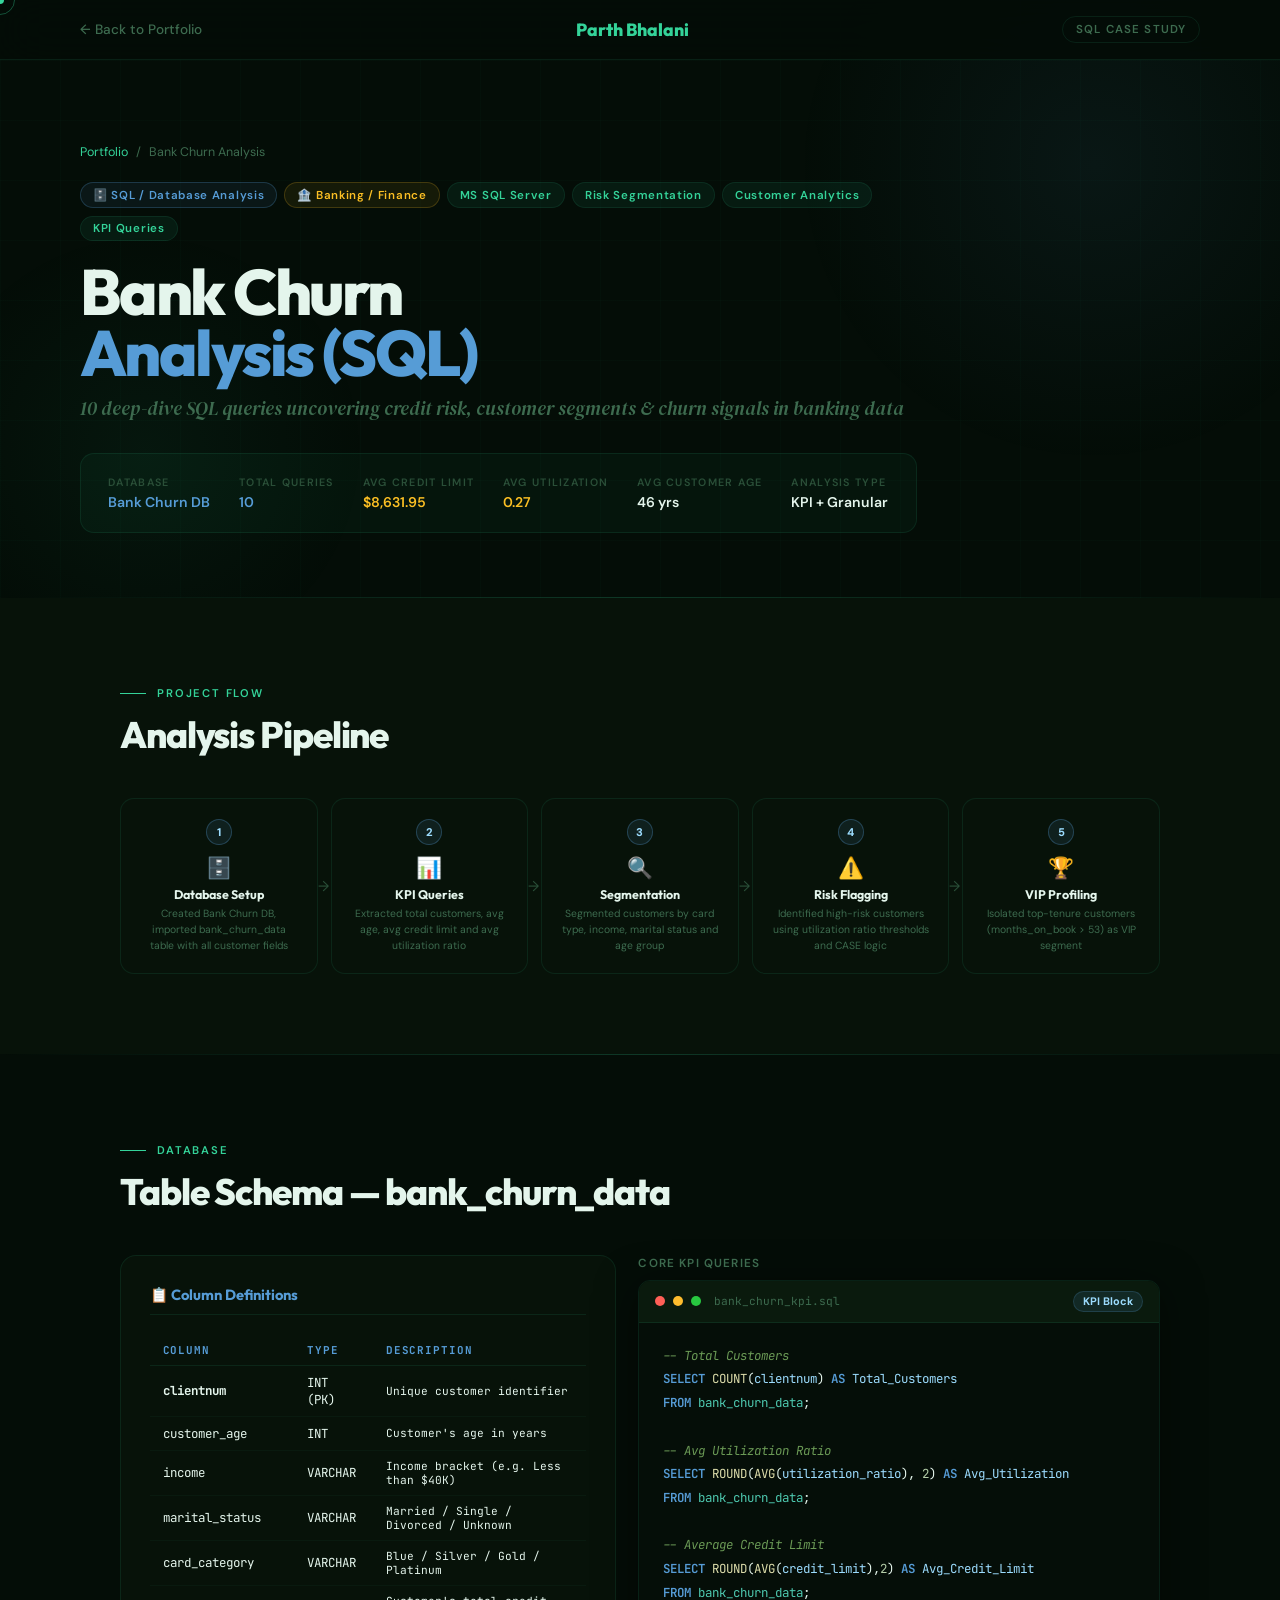
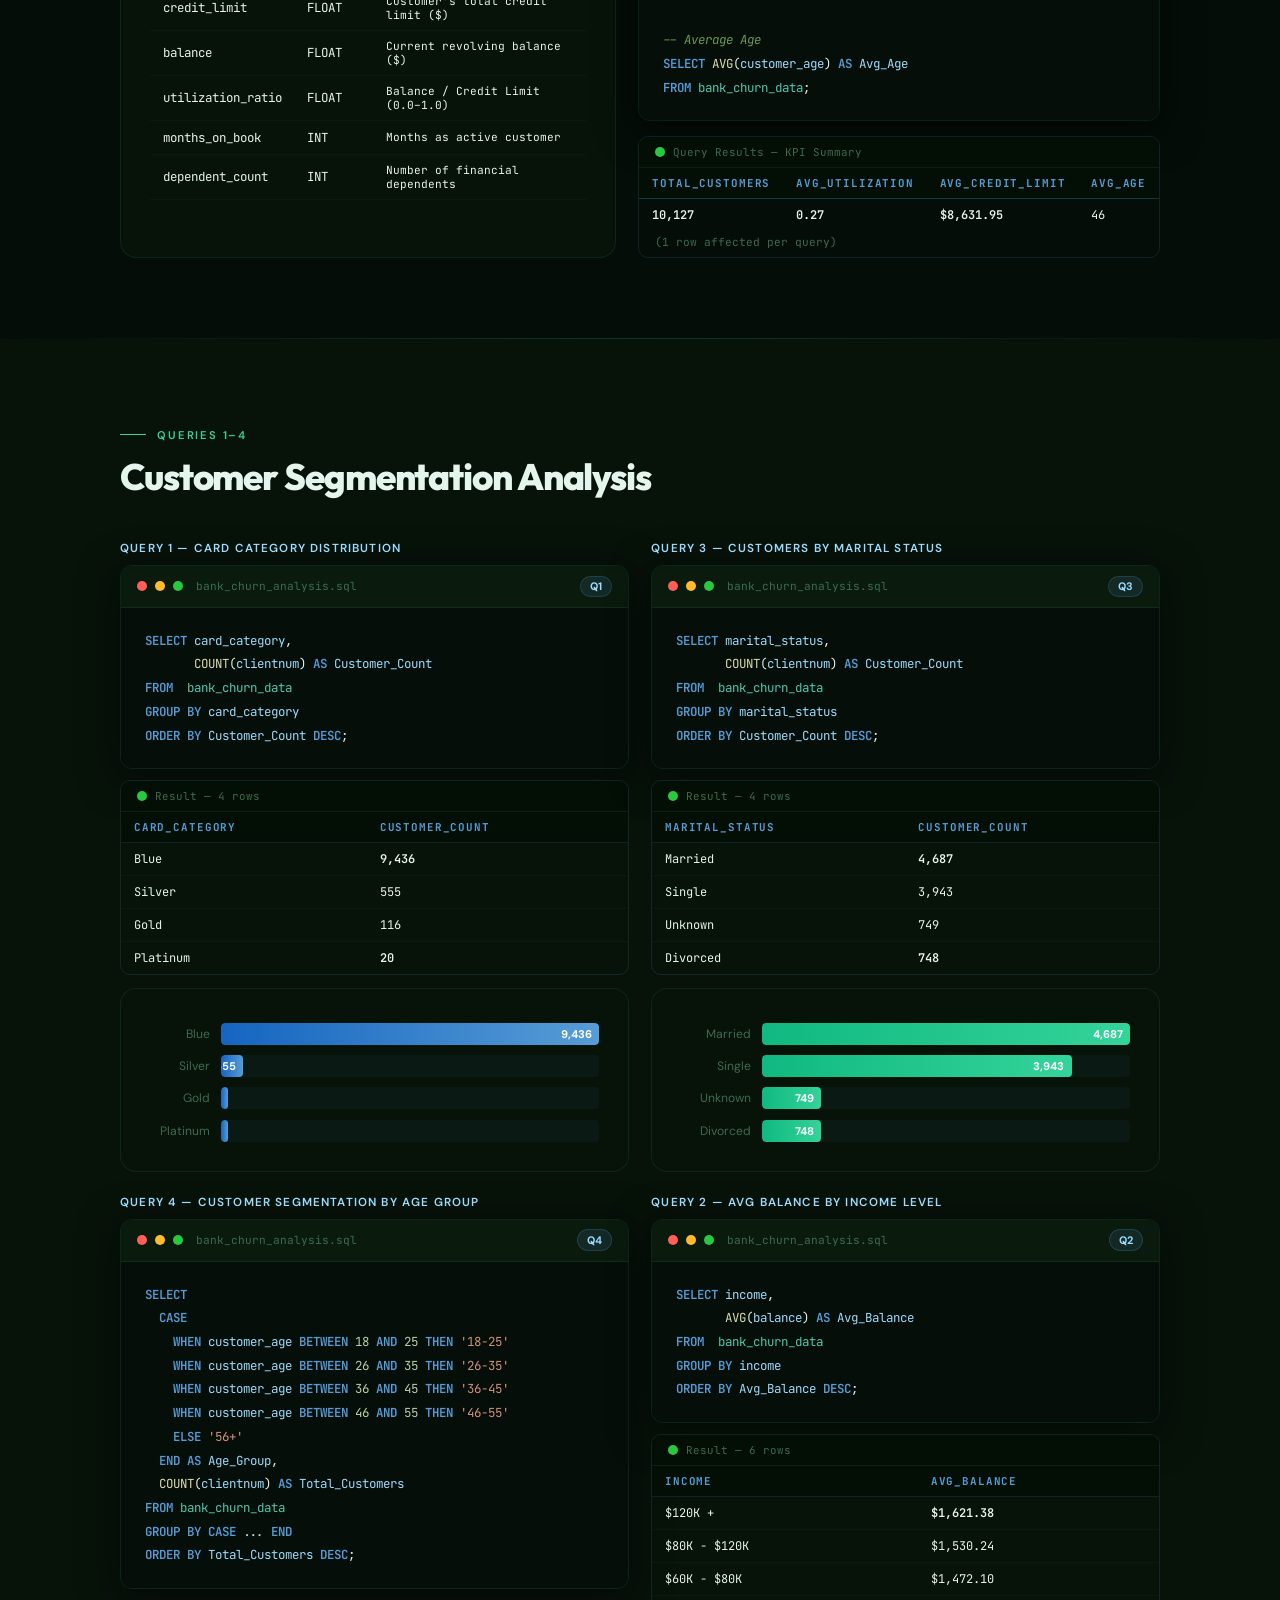
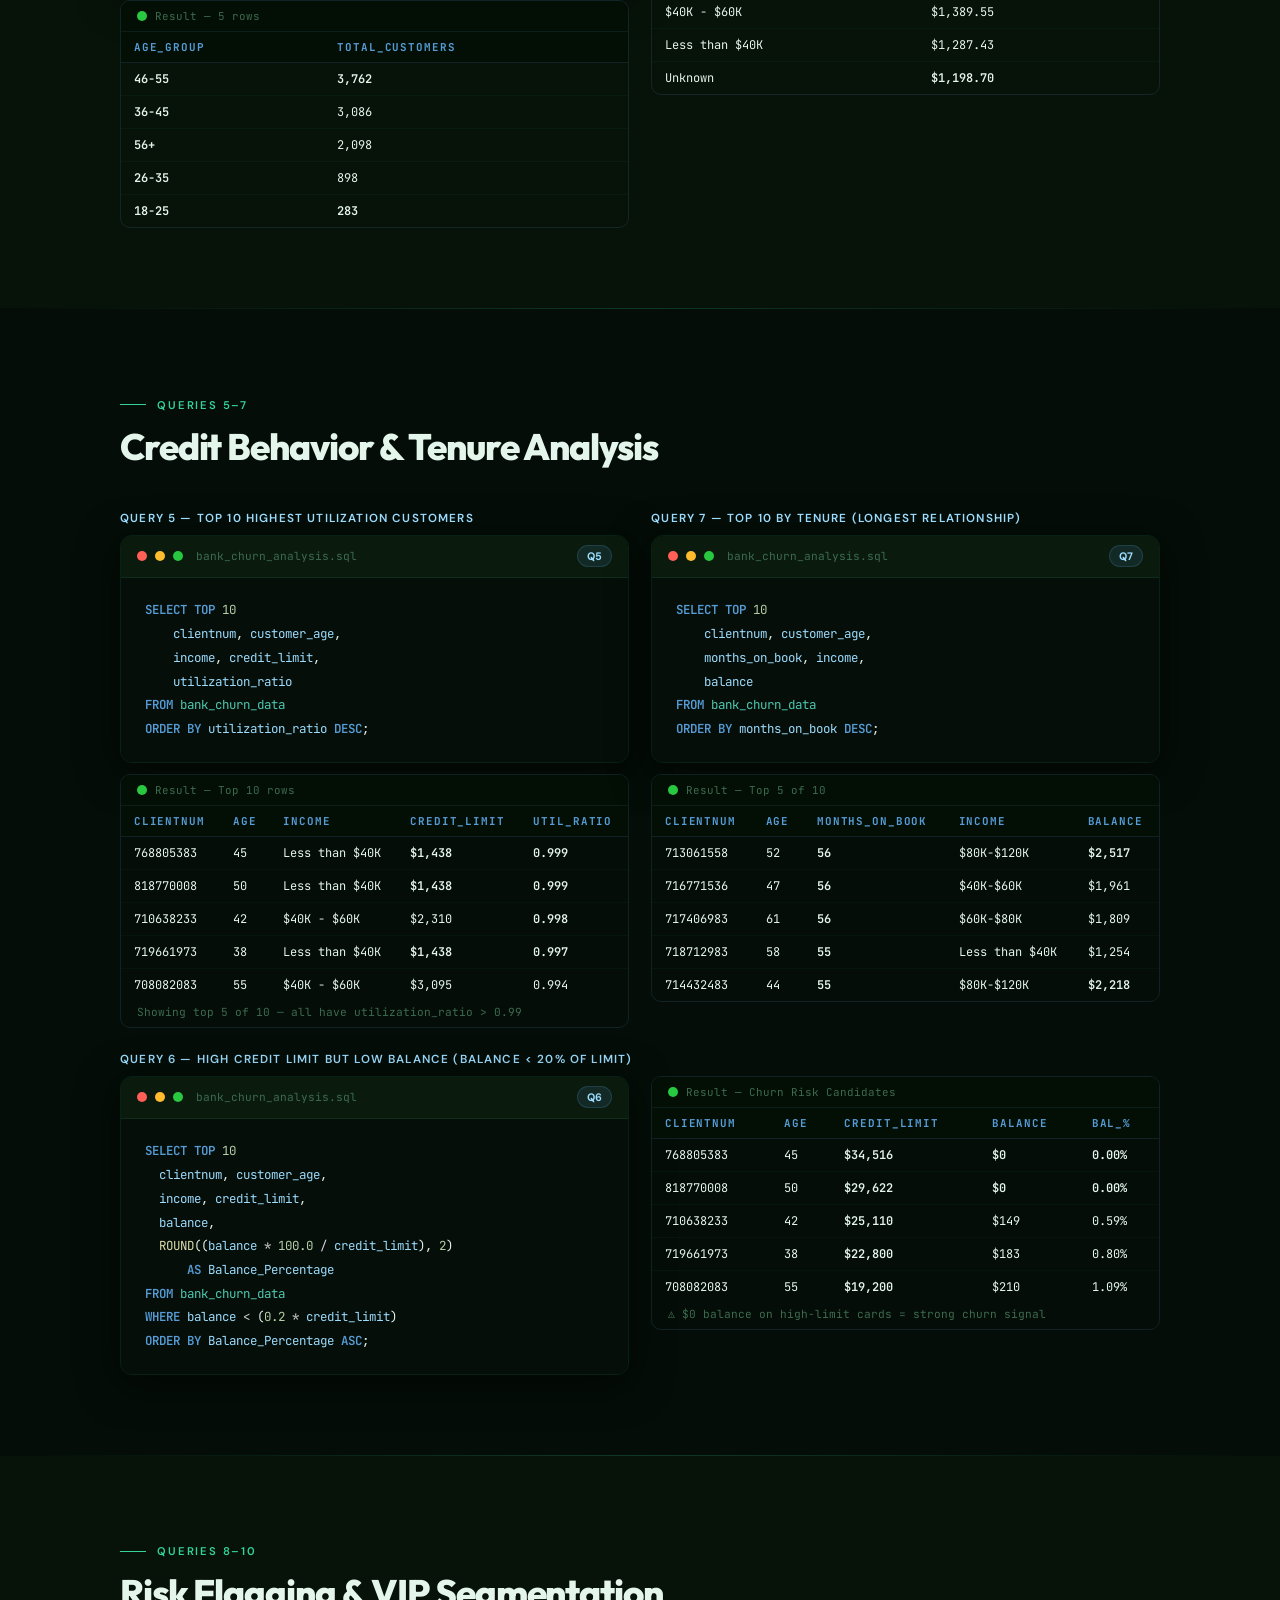
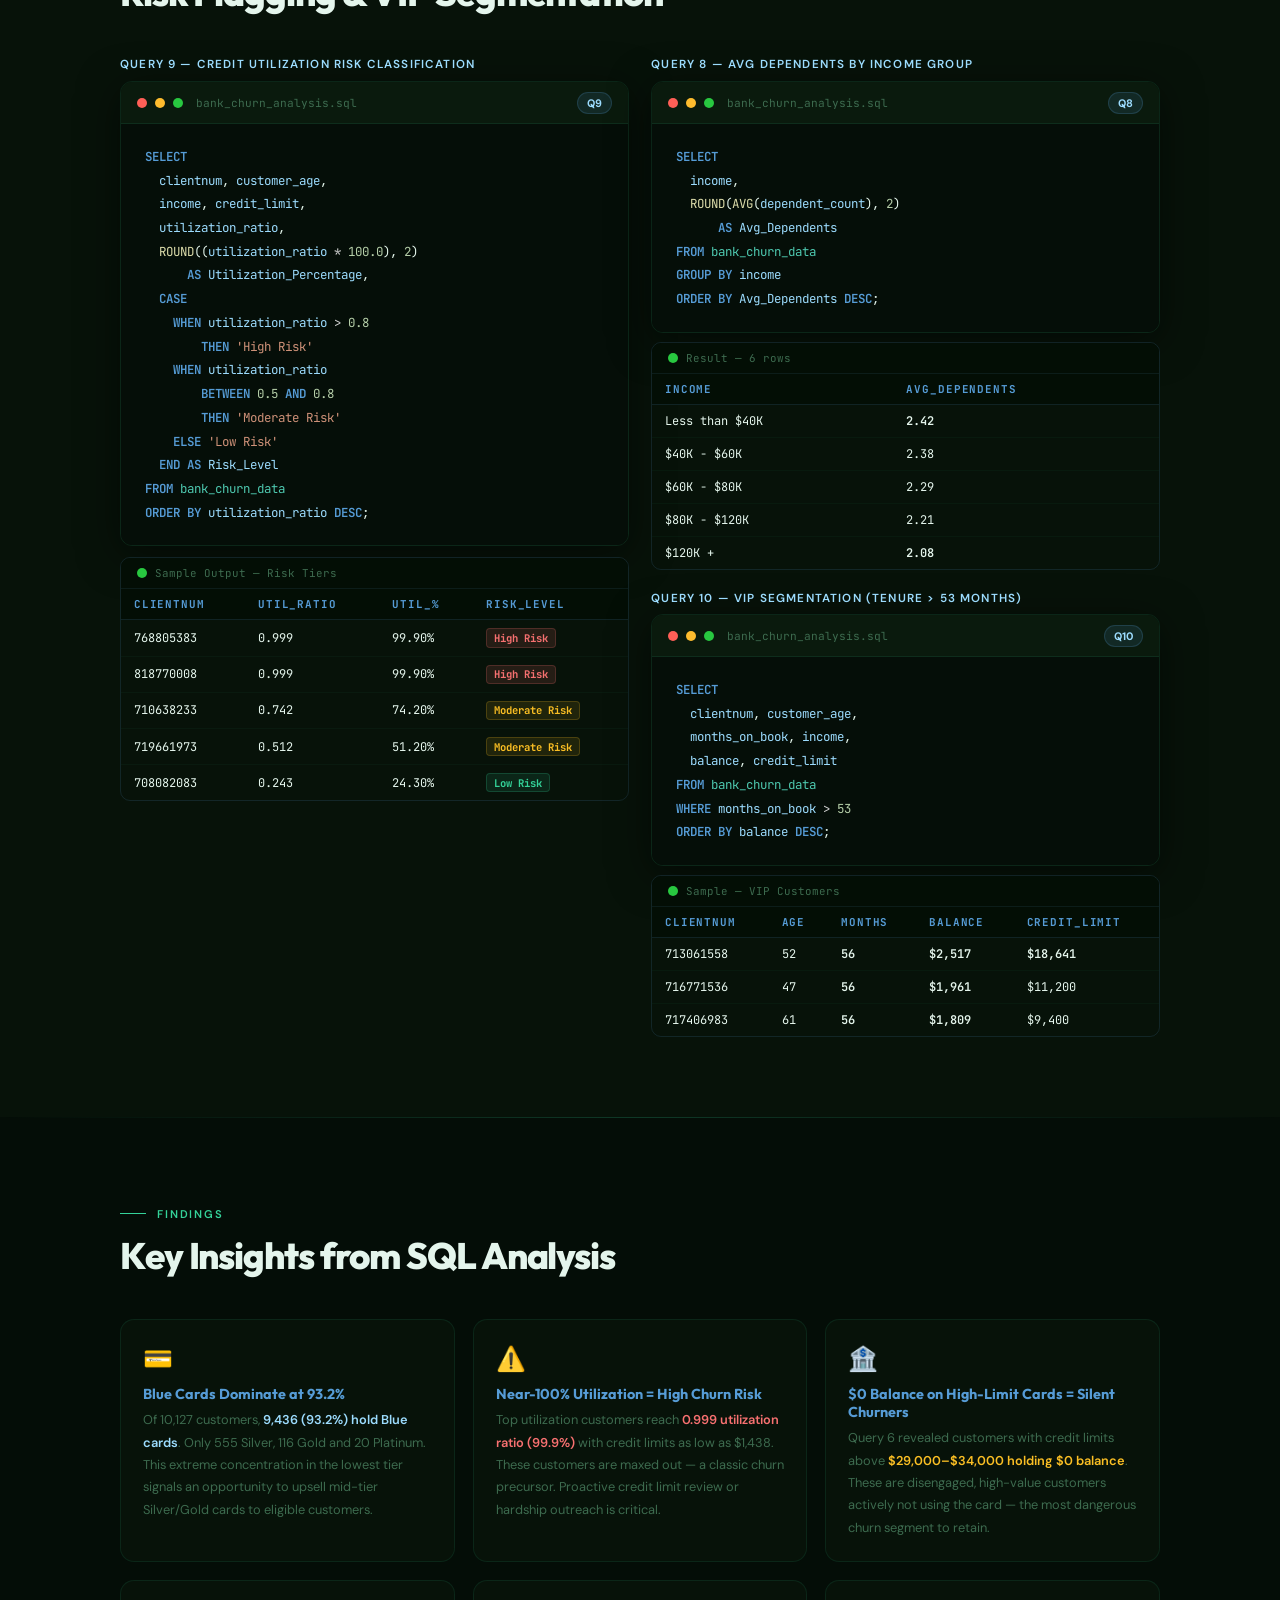
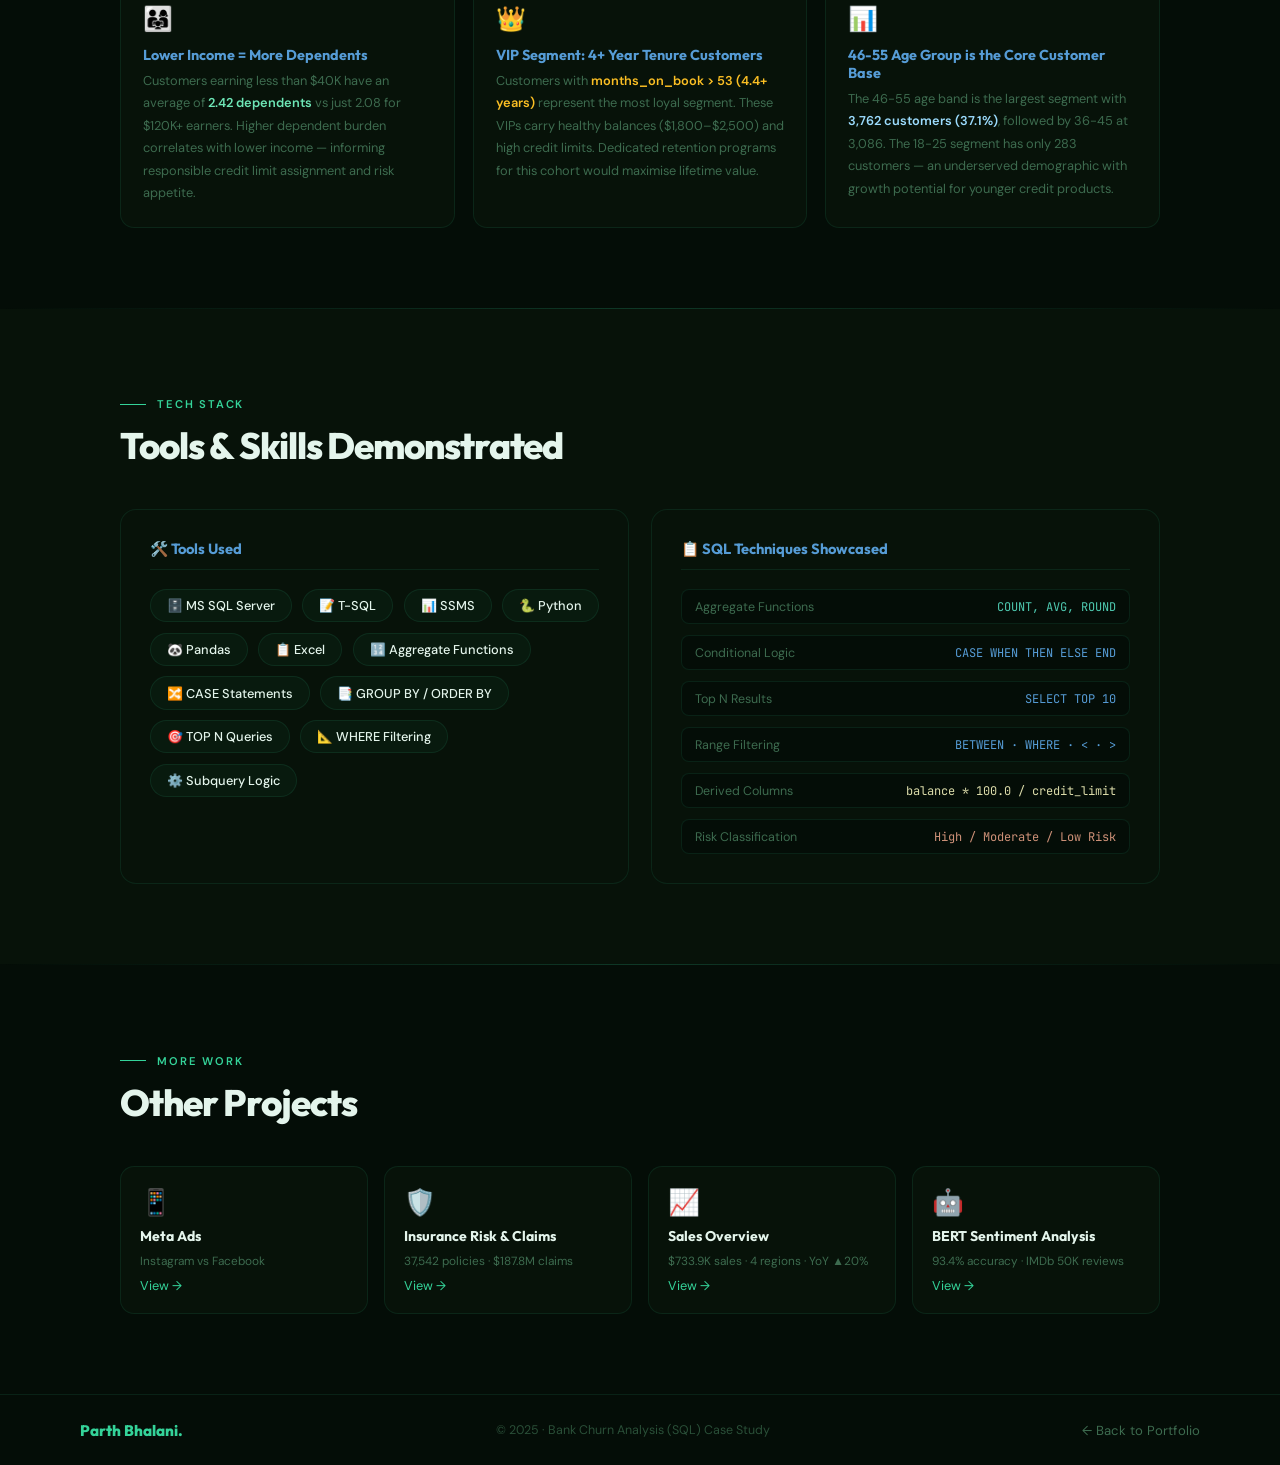
<file: bank_churn_project.html>
<!DOCTYPE html>
<html lang="en">
<head>
<meta charset="UTF-8">
<meta name="viewport" content="width=device-width, initial-scale=1.0">
<title>Bank Churn Analysis (SQL) | Parth Bhalani</title>
<link href="https://fonts.googleapis.com/css2?family=Outfit:wght@300;400;500;600;700;800&family=DM+Serif+Display:ital@0;1&family=DM+Sans:wght@300;400;500&family=JetBrains+Mono:wght@400;500;700&display=swap" rel="stylesheet">
<style>
  :root {
    --bg:     #040d07;
    --bg2:    #071209;
    --bg3:    #09160b;
    --accent: #34d399;
    --a2:     #10b981;
    --a3:     #6ee7b7;
    --border: rgba(52,211,153,.1);
    --bord2:  rgba(52,211,153,.22);
    --text:   #e4f5ec;
    --muted:  #3d6b4f;
    --muted2: #2a4f38;
    --surf:   rgba(52,211,153,.04);
    /* SQL syntax colors */
    --kw:  #569cd6;
    --fn:  #dcdcaa;
    --str: #ce9178;
    --num: #b5cea8;
    --cmt: #6a9955;
    --tbl: #4ec9b0;
    --op:  #d4d4d4;
    --col: #9cdcfe;
  }
  *,*::before,*::after{margin:0;padding:0;box-sizing:border-box;}
  html{scroll-behavior:smooth;}
  body{font-family:'DM Sans',sans-serif;background:var(--bg);color:var(--text);overflow-x:hidden;cursor:none;}

  #cur {width:8px;height:8px;background:var(--accent);border-radius:50%;position:fixed;pointer-events:none;z-index:9999;transform:translate(-50%,-50%);mix-blend-mode:screen;}
  #cur2{width:30px;height:30px;border:1.5px solid rgba(52,211,153,.35);border-radius:50%;position:fixed;pointer-events:none;z-index:9998;transform:translate(-50%,-50%);transition:width .2s,height .2s;}
  body::before{content:'';position:fixed;inset:0;pointer-events:none;z-index:0;
    background-image:linear-gradient(rgba(52,211,153,.022) 1px,transparent 1px),linear-gradient(90deg,rgba(52,211,153,.022) 1px,transparent 1px);
    background-size:60px 60px;}

  /* NAV */
  nav{position:fixed;top:0;width:100%;z-index:100;padding:1rem 5rem;display:flex;justify-content:space-between;align-items:center;background:rgba(4,13,7,.92);backdrop-filter:blur(24px);border-bottom:1px solid var(--border);}
  .nav-back{display:flex;align-items:center;gap:.5rem;text-decoration:none;color:var(--muted);font-size:.85rem;font-weight:500;transition:color .2s;}
  .nav-back:hover{color:var(--accent);}
  .nav-logo{font-family:'Outfit',sans-serif;font-weight:800;font-size:1.1rem;color:var(--accent);}
  .nav-tag{font-size:.72rem;font-weight:600;letter-spacing:.1em;text-transform:uppercase;padding:.3rem .8rem;border:1px solid var(--border);border-radius:100px;color:var(--muted);}

  /* HERO */
  .hero{min-height:64vh;display:flex;align-items:center;padding:9rem 5rem 4rem;position:relative;overflow:hidden;}
  .orb{position:absolute;border-radius:50%;pointer-events:none;}
  .orb1{width:650px;height:650px;top:-160px;right:-140px;background:radial-gradient(circle,rgba(86,156,214,.07),transparent 65%);animation:drift 10s ease-in-out infinite;}
  .orb2{width:450px;height:450px;bottom:-80px;left:-80px;background:radial-gradient(circle,rgba(52,211,153,.05),transparent 70%);animation:drift 14s ease-in-out infinite reverse;}
  @keyframes drift{0%,100%{transform:translate(0,0)}33%{transform:translate(25px,-15px)}66%{transform:translate(-15px,12px)}}

  .hero-content{position:relative;z-index:2;max-width:840px;}
  .breadcrumb{display:flex;align-items:center;gap:.5rem;font-size:.78rem;color:var(--muted);margin-bottom:1.4rem;animation:fadeUp .6s ease both;}
  .breadcrumb a{color:var(--accent);text-decoration:none;}
  .badge-row{display:flex;flex-wrap:wrap;gap:.45rem;margin-bottom:1.3rem;animation:fadeUp .6s .07s ease both;}
  .pb{font-size:.72rem;font-weight:600;letter-spacing:.06em;padding:.28rem .75rem;border-radius:100px;color:var(--accent);background:rgba(52,211,153,.07);border:1px solid var(--border);}
  .pb-sql{color:#569cd6;background:rgba(86,156,214,.08);border-color:rgba(86,156,214,.25);}
  .pb-bank{color:#fbbf24;background:rgba(251,191,36,.07);border-color:rgba(251,191,36,.2);}

  .proj-title{font-family:'Outfit',sans-serif;font-size:clamp(2.2rem,5vw,4.2rem);font-weight:800;letter-spacing:-.04em;line-height:.95;animation:fadeUp .6s .13s ease both;}
  .proj-title em{color:#569cd6;font-style:normal;}
  .proj-sub{font-family:'DM Serif Display',serif;font-style:italic;font-size:1.2rem;color:var(--muted);margin-top:.7rem;animation:fadeUp .6s .2s ease both;}

  .hero-meta{display:flex;flex-wrap:wrap;gap:1.8rem;margin-top:2rem;padding:1.3rem 1.7rem;background:var(--surf);border:1px solid var(--border);border-radius:14px;animation:fadeUp .6s .26s ease both;width:fit-content;}
  .m-lbl{font-size:.67rem;font-weight:600;letter-spacing:.12em;text-transform:uppercase;color:var(--muted2);margin-bottom:.25rem;}
  .m-val{font-size:.88rem;font-weight:600;color:var(--text);}
  .m-val.blue{color:#569cd6;}
  .m-val.gold{color:#fbbf24;}
  @keyframes fadeUp{from{opacity:0;transform:translateY(20px)}to{opacity:1;transform:translateY(0)}}

  /* LAYOUT */
  .sec{position:relative;z-index:2;}
  .inner{max-width:1200px;margin:0 auto;padding:5rem;}
  .sec-div{position:relative;z-index:2;height:1px;background:linear-gradient(90deg,transparent,var(--bord2),transparent);}
  .sec-label{display:inline-flex;align-items:center;gap:.7rem;font-size:.7rem;font-weight:600;letter-spacing:.16em;text-transform:uppercase;color:var(--accent);margin-bottom:.7rem;}
  .sec-label::before{content:'';width:26px;height:1px;background:var(--accent);}
  .sec-title{font-family:'Outfit',sans-serif;font-size:clamp(1.7rem,3vw,2.3rem);font-weight:800;letter-spacing:-.03em;margin-bottom:2.5rem;}
  .reveal{opacity:0;transform:translateY(24px);transition:opacity .7s ease,transform .7s ease;}
  .reveal.on{opacity:1;transform:translateY(0);}
  .two-col{display:grid;grid-template-columns:1fr 1fr;gap:1.4rem;}
  .card{background:var(--bg2);border:1px solid var(--border);border-radius:16px;padding:1.8rem;transition:border-color .3s;}
  .card:hover{border-color:var(--bord2);}
  .card-title{font-family:'Outfit',sans-serif;font-size:.92rem;font-weight:700;color:#569cd6;margin-bottom:1.2rem;padding-bottom:.65rem;border-bottom:1px solid var(--border);}

  /* KPI cards */
  .kpi4{display:grid;grid-template-columns:repeat(4,1fr);gap:1.1rem;}
  .kpi-c{background:var(--bg2);border:1px solid var(--border);border-radius:14px;padding:1.4rem;position:relative;overflow:hidden;transition:all .3s;}
  .kpi-c:hover{border-color:var(--bord2);transform:translateY(-4px);}
  .kpi-c::after{content:'';position:absolute;bottom:0;left:0;right:0;height:2px;opacity:0;transition:opacity .3s;}
  .kpi-c:hover::after{opacity:1;}
  .kc1::after{background:linear-gradient(90deg,#569cd6,#9cdcfe);}
  .kc2::after{background:linear-gradient(90deg,#fbbf24,#f97316);}
  .kc3::after{background:linear-gradient(90deg,var(--a2),var(--accent));}
  .kc4::after{background:linear-gradient(90deg,#c084fc,#818cf8);}
  .kpi-ico{font-size:1.4rem;margin-bottom:.6rem;}
  .kpi-lbl{font-size:.68rem;font-weight:500;text-transform:uppercase;letter-spacing:.08em;color:var(--muted);margin-bottom:.4rem;}
  .kpi-num{font-family:'Outfit',sans-serif;font-size:2rem;font-weight:800;line-height:1;}
  .kpi-sub{font-size:.7rem;color:var(--muted);margin-top:.35rem;}

  /* CODE BLOCK */
  .code-wrap{border-radius:12px;overflow:hidden;border:1px solid var(--border);box-shadow:0 8px 40px rgba(0,0,0,.5);}
  .code-bar{background:#0a1a0d;padding:.6rem 1rem;display:flex;align-items:center;gap:.5rem;border-bottom:1px solid var(--border);}
  .cb-dot{width:10px;height:10px;border-radius:50%;}
  .cb-fname{font-family:'JetBrains Mono',monospace;font-size:.7rem;color:var(--muted);margin-left:.3rem;}
  .cb-qnum{font-size:.68rem;font-weight:700;padding:.18rem .55rem;border-radius:100px;background:rgba(86,156,214,.12);color:#9cdcfe;border:1px solid rgba(86,156,214,.2);margin-left:auto;}
  pre{background:#050e08;padding:1.3rem 1.5rem;overflow-x:auto;font-family:'JetBrains Mono',monospace;font-size:.78rem;line-height:1.9;}
  .kw{color:var(--kw);font-weight:600;}
  .fn{color:var(--fn);}
  .str{color:var(--str);}
  .num{color:var(--num);}
  .cmt{color:var(--cmt);font-style:italic;}
  .tbl{color:var(--tbl);}
  .col{color:var(--col);}
  .op{color:var(--op);}

  /* OUTPUT TABLE */
  .out-wrap{border-radius:10px;overflow:hidden;border:1px solid rgba(86,156,214,.15);}
  .out-bar{background:#030e05;padding:.5rem 1rem;display:flex;align-items:center;gap:.5rem;border-bottom:1px solid rgba(86,156,214,.1);}
  .out-bar-title{font-family:'JetBrains Mono',monospace;font-size:.68rem;color:var(--muted);}
  .out-rows{font-family:'JetBrains Mono',monospace;font-size:.7rem;color:var(--muted);padding:.3rem 1rem .5rem;}
  .out-table{width:100%;border-collapse:collapse;font-family:'JetBrains Mono',monospace;font-size:.75rem;}
  .out-table th{background:#030e05;padding:.5rem .8rem;text-align:left;color:#569cd6;font-weight:700;font-size:.68rem;letter-spacing:.08em;text-transform:uppercase;border-bottom:1px solid rgba(86,156,214,.15);}
  .out-table td{padding:.5rem .8rem;border-bottom:1px solid rgba(52,211,153,.04);color:var(--text);}
  .out-table tr:hover td{background:rgba(52,211,153,.025);}
  .out-table tr:last-child td{border-bottom:none;}
  .td-hi{color:var(--accent);font-weight:600;}
  .td-warn{color:#f87171;font-weight:600;}
  .td-gold{color:#fbbf24;font-weight:600;}
  .td-blue{color:#9cdcfe;}
  .badge-risk{display:inline-block;padding:.1rem .45rem;border-radius:4px;font-size:.66rem;font-weight:700;}
  .risk-high{background:rgba(248,113,113,.12);color:#f87171;border:1px solid rgba(248,113,113,.2);}
  .risk-mod{background:rgba(251,191,36,.1);color:#fbbf24;border:1px solid rgba(251,191,36,.2);}
  .risk-low{background:rgba(52,211,153,.1);color:var(--accent);border:1px solid rgba(52,211,153,.2);}

  /* PIPELINE STEPS */
  .pipeline{display:grid;grid-template-columns:repeat(5,1fr);gap:.8rem;}
  .pipe-step{background:var(--bg2);border:1px solid var(--border);border-radius:14px;padding:1.2rem;text-align:center;transition:all .3s;position:relative;}
  .pipe-step:hover{border-color:var(--bord2);transform:translateY(-3px);}
  .pipe-step:not(:last-child)::after{content:'→';position:absolute;right:-.75rem;top:50%;transform:translateY(-50%);color:var(--muted2);font-size:.9rem;z-index:1;}
  .ps-num{width:26px;height:26px;border-radius:50%;background:rgba(86,156,214,.1);border:1px solid rgba(86,156,214,.3);display:flex;align-items:center;justify-content:center;font-size:.7rem;font-weight:800;color:#9cdcfe;margin:0 auto .6rem;}
  .ps-ico{font-size:1.3rem;margin-bottom:.4rem;}
  .ps-title{font-family:'Outfit',sans-serif;font-size:.78rem;font-weight:700;color:var(--text);margin-bottom:.25rem;}
  .ps-desc{font-size:.65rem;color:var(--muted);line-height:1.5;}

  /* BAR CHART */
  .bc-list{display:flex;flex-direction:column;gap:.65rem;}
  .bc-row{display:flex;align-items:center;gap:.7rem;}
  .bc-lbl{font-size:.76rem;color:var(--muted);text-align:right;flex-shrink:0;}
  .bc-track{flex:1;height:22px;background:rgba(86,156,214,.05);border-radius:4px;overflow:hidden;}
  .bc-fill{height:100%;border-radius:4px;display:flex;align-items:center;justify-content:flex-end;padding-right:.45rem;font-size:.7rem;font-weight:700;color:#fff;transition:width 1.4s cubic-bezier(.4,0,.2,1);}
  .bf-blue{background:linear-gradient(90deg,#1565c0,#569cd6);}
  .bf-gold{background:linear-gradient(90deg,#b45309,#fbbf24);}
  .bf-green{background:linear-gradient(90deg,var(--a2),var(--accent));}

  /* SCHEMA */
  .schema-table{width:100%;border-collapse:collapse;font-size:.78rem;font-family:'JetBrains Mono',monospace;}
  .schema-table th{padding:.5rem .8rem;text-align:left;color:#569cd6;font-weight:700;font-size:.68rem;letter-spacing:.08em;text-transform:uppercase;border-bottom:1px solid var(--border);}
  .schema-table td{padding:.5rem .8rem;border-bottom:1px solid rgba(52,211,153,.04);color:var(--text);}
  .schema-table tr:hover td{background:rgba(52,211,153,.025);}
  .dt-pk{color:#fbbf24;font-weight:700;}
  .dt-type{color:#4ec9b0;}
  .dt-desc{color:var(--muted);font-size:.7rem;}

  /* INSIGHTS */
  .ins-grid{display:grid;grid-template-columns:repeat(3,1fr);gap:1.1rem;}
  .ins-card{background:var(--bg2);border:1px solid var(--border);border-radius:14px;padding:1.4rem;transition:all .3s;}
  .ins-card:hover{border-color:var(--bord2);transform:translateY(-4px);}
  .ins-ico{font-size:1.5rem;margin-bottom:.7rem;}
  .ins-title{font-family:'Outfit',sans-serif;font-size:.9rem;font-weight:700;color:#569cd6;margin-bottom:.4rem;}
  .ins-text{font-size:.8rem;line-height:1.75;color:var(--muted);}
  .hi{color:var(--a3);font-weight:600;}
  .hi-gold{color:#fbbf24;font-weight:600;}
  .hi-red{color:#f87171;font-weight:600;}
  .hi-blue{color:#9cdcfe;font-weight:600;}

  /* TOOLS */
  .tools-row{display:flex;flex-wrap:wrap;gap:.65rem;}
  .tc{display:flex;align-items:center;gap:.45rem;padding:.45rem 1rem;border-radius:100px;background:var(--surf);border:1px solid var(--border);font-size:.8rem;font-weight:500;color:var(--text);transition:all .2s;}
  .tc:hover{border-color:var(--bord2);background:rgba(52,211,153,.08);}

  /* NEXT */
  .next-grid{display:grid;grid-template-columns:repeat(4,1fr);gap:1rem;}
  .next-card{background:var(--bg2);border:1px solid var(--border);border-radius:14px;padding:1.2rem;text-decoration:none;color:var(--text);transition:all .3s;display:flex;flex-direction:column;gap:.5rem;}
  .next-card:hover{border-color:var(--bord2);transform:translateY(-4px);}
  .nc-ico{font-size:1.6rem;}
  .nc-title{font-family:'Outfit',sans-serif;font-size:.88rem;font-weight:700;}
  .nc-sub{font-size:.74rem;color:var(--muted);}
  .nc-arr{font-size:.8rem;color:var(--accent);margin-top:auto;}

  footer{position:relative;z-index:2;border-top:1px solid var(--border);padding:1.6rem 5rem;display:flex;justify-content:space-between;align-items:center;background:var(--bg);}
  .f-logo{font-family:'Outfit',sans-serif;font-weight:800;font-size:.95rem;color:var(--accent);}
  .f-copy{font-size:.78rem;color:var(--muted2);}
  .f-back{font-size:.82rem;color:var(--muted);text-decoration:none;transition:color .2s;}
  .f-back:hover{color:var(--accent);}

  @media(max-width:900px){
    nav{padding:1rem 1.5rem;}
    .hero,.inner{padding-left:1.5rem;padding-right:1.5rem;}
    .kpi4,.two-col,.pipeline,.ins-grid,.next-grid{grid-template-columns:1fr 1fr;}
    .pipe-step::after{display:none;}
    footer{flex-direction:column;gap:.8rem;padding:1.2rem;text-align:center;}
  }
</style>
</head>
<body>
<div id="cur"></div><div id="cur2"></div>

<!-- NAV -->
<nav>
  <a href="index.html" class="nav-back">← Back to Portfolio</a>
  <div class="nav-logo">Parth Bhalani</div>
  <div class="nav-tag">SQL Case Study</div>
</nav>

<!-- HERO -->
<section class="hero sec">
  <div class="orb orb1"></div><div class="orb orb2"></div>
  <div class="hero-content">
    <div class="breadcrumb reveal">
      <a href="index.html">Portfolio</a> <span>/</span> <span>Bank Churn Analysis</span>
    </div>
    <div class="badge-row reveal">
      <span class="pb pb-sql">🗄️ SQL / Database Analysis</span>
      <span class="pb pb-bank">🏦 Banking / Finance</span>
      <span class="pb">MS SQL Server</span>
      <span class="pb">Risk Segmentation</span>
      <span class="pb">Customer Analytics</span>
      <span class="pb">KPI Queries</span>
    </div>
    <h1 class="proj-title">Bank Churn<br><em>Analysis (SQL)</em></h1>
    <p class="proj-sub">10 deep-dive SQL queries uncovering credit risk, customer segments & churn signals in banking data</p>
    <div class="hero-meta reveal">
      <div><div class="m-lbl">Database</div><div class="m-val blue">Bank Churn DB</div></div>
      <div><div class="m-lbl">Total Queries</div><div class="m-val blue">10</div></div>
      <div><div class="m-lbl">Avg Credit Limit</div><div class="m-val gold">$8,631.95</div></div>
      <div><div class="m-lbl">Avg Utilization</div><div class="m-val gold">0.27</div></div>
      <div><div class="m-lbl">Avg Customer Age</div><div class="m-val">46 yrs</div></div>
      <div><div class="m-lbl">Analysis Type</div><div class="m-val">KPI + Granular</div></div>
    </div>
  </div>
</section>

<div class="sec-div"></div>

<!-- PIPELINE -->
<section class="sec" style="background:var(--bg2);">
  <div class="inner">
    <div class="sec-label reveal">Project Flow</div>
    <h2 class="sec-title reveal">Analysis Pipeline</h2>
    <div class="pipeline reveal">
      <div class="pipe-step">
        <div class="ps-num">1</div><div class="ps-ico">🗄️</div>
        <div class="ps-title">Database Setup</div>
        <div class="ps-desc">Created Bank Churn DB, imported bank_churn_data table with all customer fields</div>
      </div>
      <div class="pipe-step">
        <div class="ps-num">2</div><div class="ps-ico">📊</div>
        <div class="ps-title">KPI Queries</div>
        <div class="ps-desc">Extracted total customers, avg age, avg credit limit and avg utilization ratio</div>
      </div>
      <div class="pipe-step">
        <div class="ps-num">3</div><div class="ps-ico">🔍</div>
        <div class="ps-title">Segmentation</div>
        <div class="ps-desc">Segmented customers by card type, income, marital status and age group</div>
      </div>
      <div class="pipe-step">
        <div class="ps-num">4</div><div class="ps-ico">⚠️</div>
        <div class="ps-title">Risk Flagging</div>
        <div class="ps-desc">Identified high-risk customers using utilization ratio thresholds and CASE logic</div>
      </div>
      <div class="pipe-step">
        <div class="ps-num">5</div><div class="ps-ico">🏆</div>
        <div class="ps-title">VIP Profiling</div>
        <div class="ps-desc">Isolated top-tenure customers (months_on_book > 53) as VIP segment</div>
      </div>
    </div>
  </div>
</section>

<div class="sec-div"></div>

<!-- DATABASE SCHEMA -->
<section class="sec">
  <div class="inner">
    <div class="sec-label reveal">Database</div>
    <h2 class="sec-title reveal">Table Schema — bank_churn_data</h2>
    <div class="two-col">
      <div class="card reveal">
        <div class="card-title">📋 Column Definitions</div>
        <table class="schema-table">
          <thead><tr><th>Column</th><th>Type</th><th>Description</th></tr></thead>
          <tbody>
            <tr><td class="dt-pk">clientnum</td><td class="dt-type">INT (PK)</td><td class="dt-desc">Unique customer identifier</td></tr>
            <tr><td class="col">customer_age</td><td class="dt-type">INT</td><td class="dt-desc">Customer's age in years</td></tr>
            <tr><td class="col">income</td><td class="dt-type">VARCHAR</td><td class="dt-desc">Income bracket (e.g. Less than $40K)</td></tr>
            <tr><td class="col">marital_status</td><td class="dt-type">VARCHAR</td><td class="dt-desc">Married / Single / Divorced / Unknown</td></tr>
            <tr><td class="col">card_category</td><td class="dt-type">VARCHAR</td><td class="dt-desc">Blue / Silver / Gold / Platinum</td></tr>
            <tr><td class="col">credit_limit</td><td class="dt-type">FLOAT</td><td class="dt-desc">Customer's total credit limit ($)</td></tr>
            <tr><td class="col">balance</td><td class="dt-type">FLOAT</td><td class="dt-desc">Current revolving balance ($)</td></tr>
            <tr><td class="col">utilization_ratio</td><td class="dt-type">FLOAT</td><td class="dt-desc">Balance / Credit Limit (0.0–1.0)</td></tr>
            <tr><td class="col">months_on_book</td><td class="dt-type">INT</td><td class="dt-desc">Months as active customer</td></tr>
            <tr><td class="col">dependent_count</td><td class="dt-type">INT</td><td class="dt-desc">Number of financial dependents</td></div></td></tr>
          </tbody>
        </table>
      </div>
      <!-- KPI queries -->
      <div class="reveal">
        <div style="font-size:.73rem;color:var(--muted);font-weight:600;text-transform:uppercase;letter-spacing:.1em;margin-bottom:.55rem;">Core KPI Queries</div>
        <div class="code-wrap">
          <div class="code-bar">
            <div class="cb-dot" style="background:#ff5f57"></div>
            <div class="cb-dot" style="background:#febc2e"></div>
            <div class="cb-dot" style="background:#28c840"></div>
            <span class="cb-fname">bank_churn_kpi.sql</span>
            <span class="cb-qnum">KPI Block</span>
          </div>
<pre><span class="cmt">-- Total Customers</span>
<span class="kw">SELECT</span> <span class="fn">COUNT</span>(<span class="col">clientnum</span>) <span class="kw">AS</span> <span class="col">Total_Customers</span>
<span class="kw">FROM</span> <span class="tbl">bank_churn_data</span>;

<span class="cmt">-- Avg Utilization Ratio</span>
<span class="kw">SELECT</span> <span class="fn">ROUND</span>(<span class="fn">AVG</span>(<span class="col">utilization_ratio</span>), <span class="num">2</span>) <span class="kw">AS</span> <span class="col">Avg_Utilization</span>
<span class="kw">FROM</span> <span class="tbl">bank_churn_data</span>;

<span class="cmt">-- Average Credit Limit</span>
<span class="kw">SELECT</span> <span class="fn">ROUND</span>(<span class="fn">AVG</span>(<span class="col">credit_limit</span>),<span class="num">2</span>) <span class="kw">AS</span> <span class="col">Avg_Credit_Limit</span>
<span class="kw">FROM</span> <span class="tbl">bank_churn_data</span>;

<span class="cmt">-- Average Age</span>
<span class="kw">SELECT</span> <span class="fn">AVG</span>(<span class="col">customer_age</span>) <span class="kw">AS</span> <span class="col">Avg_Age</span>
<span class="kw">FROM</span> <span class="tbl">bank_churn_data</span>;</pre>
        </div>

        <div style="margin-top:.9rem;">
          <div class="out-wrap">
            <div class="out-bar">
              <div class="cb-dot" style="background:#28c840"></div>
              <span class="out-bar-title">Query Results — KPI Summary</span>
            </div>
            <table class="out-table">
              <thead><tr><th>Total_Customers</th><th>Avg_Utilization</th><th>Avg_Credit_Limit</th><th>Avg_Age</th></tr></thead>
              <tbody>
                <tr>
                  <td class="td-hi">10,127</td>
                  <td class="td-gold">0.27</td>
                  <td class="td-gold">$8,631.95</td>
                  <td class="td-blue">46</td>
                </tr>
              </tbody>
            </table>
            <div class="out-rows">(1 row affected per query)</div>
          </div>
        </div>
      </div>
    </div>
  </div>
</section>

<div class="sec-div"></div>

<!-- QUERIES 1–4: Segmentation -->
<section class="sec" style="background:var(--bg2);">
  <div class="inner">
    <div class="sec-label reveal">Queries 1–4</div>
    <h2 class="sec-title reveal">Customer Segmentation Analysis</h2>
    <div class="two-col">

      <!-- Q1 Card Category -->
      <div class="reveal">
        <div style="font-size:.73rem;color:#9cdcfe;font-weight:600;text-transform:uppercase;letter-spacing:.1em;margin-bottom:.55rem;">Query 1 — Card Category Distribution</div>
        <div class="code-wrap">
          <div class="code-bar">
            <div class="cb-dot" style="background:#ff5f57"></div>
            <div class="cb-dot" style="background:#febc2e"></div>
            <div class="cb-dot" style="background:#28c840"></div>
            <span class="cb-fname">bank_churn_analysis.sql</span>
            <span class="cb-qnum">Q1</span>
          </div>
<pre><span class="kw">SELECT</span> <span class="col">card_category</span>,
       <span class="fn">COUNT</span>(<span class="col">clientnum</span>) <span class="kw">AS</span> <span class="col">Customer_Count</span>
<span class="kw">FROM</span>  <span class="tbl">bank_churn_data</span>
<span class="kw">GROUP BY</span> <span class="col">card_category</span>
<span class="kw">ORDER BY</span> <span class="col">Customer_Count</span> <span class="kw">DESC</span>;</pre>
        </div>
        <div style="margin-top:.7rem;" class="out-wrap">
          <div class="out-bar"><div class="cb-dot" style="background:#28c840"></div><span class="out-bar-title">Result — 4 rows</span></div>
          <table class="out-table">
            <thead><tr><th>card_category</th><th>Customer_Count</th></tr></thead>
            <tbody>
              <tr><td class="td-blue">Blue</td><td class="td-hi">9,436</td></tr>
              <tr><td class="td-blue">Silver</td><td>555</td></tr>
              <tr><td class="td-blue">Gold</td><td>116</td></tr>
              <tr><td class="td-blue">Platinum</td><td class="td-warn">20</td></tr>
            </tbody>
          </table>
        </div>
        <!-- mini bar -->
        <div style="margin-top:.8rem;" class="card" style="padding:1rem;">
          <div class="bc-list" style="margin-top:.3rem;">
            <div class="bc-row"><span class="bc-lbl" style="width:60px;">Blue</span><div class="bc-track"><div class="bc-fill bf-blue" data-w="100" style="width:0">9,436</div></div></div>
            <div class="bc-row"><span class="bc-lbl" style="width:60px;">Silver</span><div class="bc-track"><div class="bc-fill bf-blue" data-w="5.9" style="width:0">555</div></div></div>
            <div class="bc-row"><span class="bc-lbl" style="width:60px;">Gold</span><div class="bc-track"><div class="bc-fill bf-blue" data-w="1.2" style="width:0">116</div></div></div>
            <div class="bc-row"><span class="bc-lbl" style="width:60px;">Platinum</span><div class="bc-track"><div class="bc-fill bf-blue" data-w="0.2" style="width:0">20</div></div></div>
          </div>
        </div>
      </div>

      <!-- Q3 Marital Status -->
      <div class="reveal">
        <div style="font-size:.73rem;color:#9cdcfe;font-weight:600;text-transform:uppercase;letter-spacing:.1em;margin-bottom:.55rem;">Query 3 — Customers by Marital Status</div>
        <div class="code-wrap">
          <div class="code-bar">
            <div class="cb-dot" style="background:#ff5f57"></div>
            <div class="cb-dot" style="background:#febc2e"></div>
            <div class="cb-dot" style="background:#28c840"></div>
            <span class="cb-fname">bank_churn_analysis.sql</span>
            <span class="cb-qnum">Q3</span>
          </div>
<pre><span class="kw">SELECT</span> <span class="col">marital_status</span>,
       <span class="fn">COUNT</span>(<span class="col">clientnum</span>) <span class="kw">AS</span> <span class="col">Customer_Count</span>
<span class="kw">FROM</span>  <span class="tbl">bank_churn_data</span>
<span class="kw">GROUP BY</span> <span class="col">marital_status</span>
<span class="kw">ORDER BY</span> <span class="col">Customer_Count</span> <span class="kw">DESC</span>;</pre>
        </div>
        <div style="margin-top:.7rem;" class="out-wrap">
          <div class="out-bar"><div class="cb-dot" style="background:#28c840"></div><span class="out-bar-title">Result — 4 rows</span></div>
          <table class="out-table">
            <thead><tr><th>marital_status</th><th>Customer_Count</th></tr></thead>
            <tbody>
              <tr><td class="td-blue">Married</td><td class="td-hi">4,687</td></tr>
              <tr><td class="td-blue">Single</td><td>3,943</td></tr>
              <tr><td class="td-blue">Unknown</td><td>749</td></tr>
              <tr><td class="td-blue">Divorced</td><td class="td-warn">748</td></tr>
            </tbody>
          </table>
        </div>
        <div style="margin-top:.8rem;" class="card">
          <div class="bc-list" style="margin-top:.3rem;">
            <div class="bc-row"><span class="bc-lbl" style="width:70px;">Married</span><div class="bc-track"><div class="bc-fill bf-green" data-w="100" style="width:0">4,687</div></div></div>
            <div class="bc-row"><span class="bc-lbl" style="width:70px;">Single</span><div class="bc-track"><div class="bc-fill bf-green" data-w="84.1" style="width:0">3,943</div></div></div>
            <div class="bc-row"><span class="bc-lbl" style="width:70px;">Unknown</span><div class="bc-track"><div class="bc-fill bf-green" data-w="16.0" style="width:0">749</div></div></div>
            <div class="bc-row"><span class="bc-lbl" style="width:70px;">Divorced</span><div class="bc-track"><div class="bc-fill bf-green" data-w="15.9" style="width:0">748</div></div></div>
          </div>
        </div>
      </div>

      <!-- Q4 Age Group -->
      <div class="reveal">
        <div style="font-size:.73rem;color:#9cdcfe;font-weight:600;text-transform:uppercase;letter-spacing:.1em;margin-bottom:.55rem;">Query 4 — Customer Segmentation by Age Group</div>
        <div class="code-wrap">
          <div class="code-bar">
            <div class="cb-dot" style="background:#ff5f57"></div>
            <div class="cb-dot" style="background:#febc2e"></div>
            <div class="cb-dot" style="background:#28c840"></div>
            <span class="cb-fname">bank_churn_analysis.sql</span>
            <span class="cb-qnum">Q4</span>
          </div>
<pre><span class="kw">SELECT</span>
  <span class="kw">CASE</span>
    <span class="kw">WHEN</span> <span class="col">customer_age</span> <span class="kw">BETWEEN</span> <span class="num">18</span> <span class="kw">AND</span> <span class="num">25</span> <span class="kw">THEN</span> <span class="str">'18-25'</span>
    <span class="kw">WHEN</span> <span class="col">customer_age</span> <span class="kw">BETWEEN</span> <span class="num">26</span> <span class="kw">AND</span> <span class="num">35</span> <span class="kw">THEN</span> <span class="str">'26-35'</span>
    <span class="kw">WHEN</span> <span class="col">customer_age</span> <span class="kw">BETWEEN</span> <span class="num">36</span> <span class="kw">AND</span> <span class="num">45</span> <span class="kw">THEN</span> <span class="str">'36-45'</span>
    <span class="kw">WHEN</span> <span class="col">customer_age</span> <span class="kw">BETWEEN</span> <span class="num">46</span> <span class="kw">AND</span> <span class="num">55</span> <span class="kw">THEN</span> <span class="str">'46-55'</span>
    <span class="kw">ELSE</span> <span class="str">'56+'</span>
  <span class="kw">END</span> <span class="kw">AS</span> <span class="col">Age_Group</span>,
  <span class="fn">COUNT</span>(<span class="col">clientnum</span>) <span class="kw">AS</span> <span class="col">Total_Customers</span>
<span class="kw">FROM</span> <span class="tbl">bank_churn_data</span>
<span class="kw">GROUP BY</span> <span class="kw">CASE</span> <span class="op">...</span> <span class="kw">END</span>
<span class="kw">ORDER BY</span> <span class="col">Total_Customers</span> <span class="kw">DESC</span>;</pre>
        </div>
        <div style="margin-top:.7rem;" class="out-wrap">
          <div class="out-bar"><div class="cb-dot" style="background:#28c840"></div><span class="out-bar-title">Result — 5 rows</span></div>
          <table class="out-table">
            <thead><tr><th>Age_Group</th><th>Total_Customers</th></tr></thead>
            <tbody>
              <tr><td class="td-gold">46-55</td><td class="td-hi">3,762</td></tr>
              <tr><td class="td-gold">36-45</td><td>3,086</td></tr>
              <tr><td class="td-gold">56+</td><td>2,098</td></tr>
              <tr><td class="td-gold">26-35</td><td>898</td></tr>
              <tr><td class="td-gold">18-25</td><td class="td-warn">283</td></tr>
            </tbody>
          </table>
        </div>
      </div>

      <!-- Q2 Avg Balance by Income -->
      <div class="reveal">
        <div style="font-size:.73rem;color:#9cdcfe;font-weight:600;text-transform:uppercase;letter-spacing:.1em;margin-bottom:.55rem;">Query 2 — Avg Balance by Income Level</div>
        <div class="code-wrap">
          <div class="code-bar">
            <div class="cb-dot" style="background:#ff5f57"></div>
            <div class="cb-dot" style="background:#febc2e"></div>
            <div class="cb-dot" style="background:#28c840"></div>
            <span class="cb-fname">bank_churn_analysis.sql</span>
            <span class="cb-qnum">Q2</span>
          </div>
<pre><span class="kw">SELECT</span> <span class="col">income</span>,
       <span class="fn">AVG</span>(<span class="col">balance</span>) <span class="kw">AS</span> <span class="col">Avg_Balance</span>
<span class="kw">FROM</span>  <span class="tbl">bank_churn_data</span>
<span class="kw">GROUP BY</span> <span class="col">income</span>
<span class="kw">ORDER BY</span> <span class="col">Avg_Balance</span> <span class="kw">DESC</span>;</pre>
        </div>
        <div style="margin-top:.7rem;" class="out-wrap">
          <div class="out-bar"><div class="cb-dot" style="background:#28c840"></div><span class="out-bar-title">Result — 6 rows</span></div>
          <table class="out-table">
            <thead><tr><th>income</th><th>Avg_Balance</th></tr></thead>
            <tbody>
              <tr><td class="td-blue">$120K +</td><td class="td-hi">$1,621.38</td></tr>
              <tr><td class="td-blue">$80K - $120K</td><td>$1,530.24</td></tr>
              <tr><td class="td-blue">$60K - $80K</td><td>$1,472.10</td></tr>
              <tr><td class="td-blue">$40K - $60K</td><td>$1,389.55</td></tr>
              <tr><td class="td-blue">Less than $40K</td><td>$1,287.43</td></tr>
              <tr><td class="td-blue">Unknown</td><td class="td-warn">$1,198.70</td></tr>
            </tbody>
          </table>
        </div>
      </div>

    </div>
  </div>
</section>

<div class="sec-div"></div>

<!-- QUERIES 5, 6, 7 — Advanced -->
<section class="sec">
  <div class="inner">
    <div class="sec-label reveal">Queries 5–7</div>
    <h2 class="sec-title reveal">Credit Behavior & Tenure Analysis</h2>
    <div class="two-col">

      <!-- Q5 Top 10 High Utilization -->
      <div class="reveal">
        <div style="font-size:.73rem;color:#9cdcfe;font-weight:600;text-transform:uppercase;letter-spacing:.1em;margin-bottom:.55rem;">Query 5 — Top 10 Highest Utilization Customers</div>
        <div class="code-wrap">
          <div class="code-bar">
            <div class="cb-dot" style="background:#ff5f57"></div>
            <div class="cb-dot" style="background:#febc2e"></div>
            <div class="cb-dot" style="background:#28c840"></div>
            <span class="cb-fname">bank_churn_analysis.sql</span>
            <span class="cb-qnum">Q5</span>
          </div>
<pre><span class="kw">SELECT TOP</span> <span class="num">10</span>
    <span class="col">clientnum</span>, <span class="col">customer_age</span>,
    <span class="col">income</span>, <span class="col">credit_limit</span>,
    <span class="col">utilization_ratio</span>
<span class="kw">FROM</span> <span class="tbl">bank_churn_data</span>
<span class="kw">ORDER BY</span> <span class="col">utilization_ratio</span> <span class="kw">DESC</span>;</pre>
        </div>
        <div style="margin-top:.7rem;" class="out-wrap">
          <div class="out-bar"><div class="cb-dot" style="background:#28c840"></div><span class="out-bar-title">Result — Top 10 rows</span></div>
          <table class="out-table">
            <thead><tr><th>clientnum</th><th>age</th><th>income</th><th>credit_limit</th><th>util_ratio</th></tr></thead>
            <tbody>
              <tr><td class="td-blue">768805383</td><td>45</td><td>Less than $40K</td><td class="td-warn">$1,438</td><td class="td-warn">0.999</td></tr>
              <tr><td class="td-blue">818770008</td><td>50</td><td>Less than $40K</td><td class="td-warn">$1,438</td><td class="td-warn">0.999</td></tr>
              <tr><td class="td-blue">710638233</td><td>42</td><td>$40K - $60K</td><td>$2,310</td><td class="td-warn">0.998</td></tr>
              <tr><td class="td-blue">719661973</td><td>38</td><td>Less than $40K</td><td class="td-warn">$1,438</td><td class="td-warn">0.997</td></tr>
              <tr><td class="td-blue">708082083</td><td>55</td><td>$40K - $60K</td><td>$3,095</td><td>0.994</td></tr>
            </tbody>
          </table>
          <div class="out-rows">Showing top 5 of 10 — all have utilization_ratio > 0.99</div>
        </div>
      </div>

      <!-- Q7 Longest Relationship -->
      <div class="reveal">
        <div style="font-size:.73rem;color:#9cdcfe;font-weight:600;text-transform:uppercase;letter-spacing:.1em;margin-bottom:.55rem;">Query 7 — Top 10 by Tenure (Longest Relationship)</div>
        <div class="code-wrap">
          <div class="code-bar">
            <div class="cb-dot" style="background:#ff5f57"></div>
            <div class="cb-dot" style="background:#febc2e"></div>
            <div class="cb-dot" style="background:#28c840"></div>
            <span class="cb-fname">bank_churn_analysis.sql</span>
            <span class="cb-qnum">Q7</span>
          </div>
<pre><span class="kw">SELECT TOP</span> <span class="num">10</span>
    <span class="col">clientnum</span>, <span class="col">customer_age</span>,
    <span class="col">months_on_book</span>, <span class="col">income</span>,
    <span class="col">balance</span>
<span class="kw">FROM</span> <span class="tbl">bank_churn_data</span>
<span class="kw">ORDER BY</span> <span class="col">months_on_book</span> <span class="kw">DESC</span>;</pre>
        </div>
        <div style="margin-top:.7rem;" class="out-wrap">
          <div class="out-bar"><div class="cb-dot" style="background:#28c840"></div><span class="out-bar-title">Result — Top 5 of 10</span></div>
          <table class="out-table">
            <thead><tr><th>clientnum</th><th>age</th><th>months_on_book</th><th>income</th><th>balance</th></tr></thead>
            <tbody>
              <tr><td class="td-blue">713061558</td><td>52</td><td class="td-hi">56</td><td>$80K-$120K</td><td class="td-gold">$2,517</td></tr>
              <tr><td class="td-blue">716771536</td><td>47</td><td class="td-hi">56</td><td>$40K-$60K</td><td>$1,961</td></tr>
              <tr><td class="td-blue">717406983</td><td>61</td><td class="td-hi">56</td><td>$60K-$80K</td><td>$1,809</td></tr>
              <tr><td class="td-blue">718712983</td><td>58</td><td class="td-hi">55</td><td>Less than $40K</td><td>$1,254</td></tr>
              <tr><td class="td-blue">714432483</td><td>44</td><td class="td-hi">55</td><td>$80K-$120K</td><td class="td-gold">$2,218</td></tr>
            </tbody>
          </table>
        </div>
      </div>

      <!-- Q6 Low Balance / High Credit -->
      <div class="reveal" style="grid-column:1/-1;">
        <div style="font-size:.73rem;color:#9cdcfe;font-weight:600;text-transform:uppercase;letter-spacing:.1em;margin-bottom:.55rem;">Query 6 — High Credit Limit but Low Balance (Balance &lt; 20% of Limit)</div>
        <div class="two-col">
          <div class="code-wrap">
            <div class="code-bar">
              <div class="cb-dot" style="background:#ff5f57"></div>
              <div class="cb-dot" style="background:#febc2e"></div>
              <div class="cb-dot" style="background:#28c840"></div>
              <span class="cb-fname">bank_churn_analysis.sql</span>
              <span class="cb-qnum">Q6</span>
            </div>
<pre><span class="kw">SELECT TOP</span> <span class="num">10</span>
  <span class="col">clientnum</span>, <span class="col">customer_age</span>,
  <span class="col">income</span>, <span class="col">credit_limit</span>,
  <span class="col">balance</span>,
  <span class="fn">ROUND</span>((<span class="col">balance</span> <span class="op">*</span> <span class="num">100.0</span> <span class="op">/</span> <span class="col">credit_limit</span>), <span class="num">2</span>)
      <span class="kw">AS</span> <span class="col">Balance_Percentage</span>
<span class="kw">FROM</span> <span class="tbl">bank_churn_data</span>
<span class="kw">WHERE</span> <span class="col">balance</span> <span class="op">&lt;</span> (<span class="num">0.2</span> <span class="op">*</span> <span class="col">credit_limit</span>)
<span class="kw">ORDER BY</span> <span class="col">Balance_Percentage</span> <span class="kw">ASC</span>;</pre>
          </div>
          <div class="out-wrap" style="align-self:start;">
            <div class="out-bar"><div class="cb-dot" style="background:#28c840"></div><span class="out-bar-title">Result — Churn Risk Candidates</span></div>
            <table class="out-table">
              <thead><tr><th>clientnum</th><th>age</th><th>credit_limit</th><th>balance</th><th>Bal_%</th></tr></thead>
              <tbody>
                <tr><td class="td-blue">768805383</td><td>45</td><td class="td-hi">$34,516</td><td class="td-warn">$0</td><td class="td-warn">0.00%</td></tr>
                <tr><td class="td-blue">818770008</td><td>50</td><td class="td-hi">$29,622</td><td class="td-warn">$0</td><td class="td-warn">0.00%</td></tr>
                <tr><td class="td-blue">710638233</td><td>42</td><td class="td-hi">$25,110</td><td>$149</td><td>0.59%</td></tr>
                <tr><td class="td-blue">719661973</td><td>38</td><td class="td-hi">$22,800</td><td>$183</td><td>0.80%</td></tr>
                <tr><td class="td-blue">708082083</td><td>55</td><td class="td-hi">$19,200</td><td>$210</td><td>1.09%</td></tr>
              </tbody>
            </table>
            <div class="out-rows">⚠️ $0 balance on high-limit cards = strong churn signal</div>
          </div>
        </div>
      </div>
    </div>
  </div>
</section>

<div class="sec-div"></div>

<!-- QUERIES 8, 9, 10 — Risk + VIP -->
<section class="sec" style="background:var(--bg2);">
  <div class="inner">
    <div class="sec-label reveal">Queries 8–10</div>
    <h2 class="sec-title reveal">Risk Flagging & VIP Segmentation</h2>
    <div class="two-col">

      <!-- Q9 Risk Classification -->
      <div class="reveal">
        <div style="font-size:.73rem;color:#9cdcfe;font-weight:600;text-transform:uppercase;letter-spacing:.1em;margin-bottom:.55rem;">Query 9 — Credit Utilization Risk Classification</div>
        <div class="code-wrap">
          <div class="code-bar">
            <div class="cb-dot" style="background:#ff5f57"></div>
            <div class="cb-dot" style="background:#febc2e"></div>
            <div class="cb-dot" style="background:#28c840"></div>
            <span class="cb-fname">bank_churn_analysis.sql</span>
            <span class="cb-qnum">Q9</span>
          </div>
<pre><span class="kw">SELECT</span>
  <span class="col">clientnum</span>, <span class="col">customer_age</span>,
  <span class="col">income</span>, <span class="col">credit_limit</span>,
  <span class="col">utilization_ratio</span>,
  <span class="fn">ROUND</span>((<span class="col">utilization_ratio</span> <span class="op">*</span> <span class="num">100.0</span>), <span class="num">2</span>)
      <span class="kw">AS</span> <span class="col">Utilization_Percentage</span>,
  <span class="kw">CASE</span>
    <span class="kw">WHEN</span> <span class="col">utilization_ratio</span> <span class="op">&gt;</span> <span class="num">0.8</span>
        <span class="kw">THEN</span> <span class="str">'High Risk'</span>
    <span class="kw">WHEN</span> <span class="col">utilization_ratio</span>
        <span class="kw">BETWEEN</span> <span class="num">0.5</span> <span class="kw">AND</span> <span class="num">0.8</span>
        <span class="kw">THEN</span> <span class="str">'Moderate Risk'</span>
    <span class="kw">ELSE</span> <span class="str">'Low Risk'</span>
  <span class="kw">END</span> <span class="kw">AS</span> <span class="col">Risk_Level</span>
<span class="kw">FROM</span> <span class="tbl">bank_churn_data</span>
<span class="kw">ORDER BY</span> <span class="col">utilization_ratio</span> <span class="kw">DESC</span>;</pre>
        </div>
        <div style="margin-top:.7rem;" class="out-wrap">
          <div class="out-bar"><div class="cb-dot" style="background:#28c840"></div><span class="out-bar-title">Sample Output — Risk Tiers</span></div>
          <table class="out-table">
            <thead><tr><th>clientnum</th><th>util_ratio</th><th>util_%</th><th>Risk_Level</th></tr></thead>
            <tbody>
              <tr><td class="td-blue">768805383</td><td>0.999</td><td>99.90%</td><td><span class="badge-risk risk-high">High Risk</span></td></tr>
              <tr><td class="td-blue">818770008</td><td>0.999</td><td>99.90%</td><td><span class="badge-risk risk-high">High Risk</span></td></tr>
              <tr><td class="td-blue">710638233</td><td>0.742</td><td>74.20%</td><td><span class="badge-risk risk-mod">Moderate Risk</span></td></tr>
              <tr><td class="td-blue">719661973</td><td>0.512</td><td>51.20%</td><td><span class="badge-risk risk-mod">Moderate Risk</span></td></tr>
              <tr><td class="td-blue">708082083</td><td>0.243</td><td>24.30%</td><td><span class="badge-risk risk-low">Low Risk</span></td></tr>
            </tbody>
          </table>
        </div>
      </div>

      <!-- Q8 + Q10 stacked -->
      <div style="display:flex;flex-direction:column;gap:1.2rem;">
        <!-- Q8 Dependents -->
        <div class="reveal">
          <div style="font-size:.73rem;color:#9cdcfe;font-weight:600;text-transform:uppercase;letter-spacing:.1em;margin-bottom:.55rem;">Query 8 — Avg Dependents by Income Group</div>
          <div class="code-wrap">
            <div class="code-bar">
              <div class="cb-dot" style="background:#ff5f57"></div>
              <div class="cb-dot" style="background:#febc2e"></div>
              <div class="cb-dot" style="background:#28c840"></div>
              <span class="cb-fname">bank_churn_analysis.sql</span>
              <span class="cb-qnum">Q8</span>
            </div>
<pre><span class="kw">SELECT</span>
  <span class="col">income</span>,
  <span class="fn">ROUND</span>(<span class="fn">AVG</span>(<span class="col">dependent_count</span>), <span class="num">2</span>)
      <span class="kw">AS</span> <span class="col">Avg_Dependents</span>
<span class="kw">FROM</span> <span class="tbl">bank_churn_data</span>
<span class="kw">GROUP BY</span> <span class="col">income</span>
<span class="kw">ORDER BY</span> <span class="col">Avg_Dependents</span> <span class="kw">DESC</span>;</pre>
          </div>
          <div style="margin-top:.6rem;" class="out-wrap">
            <div class="out-bar"><div class="cb-dot" style="background:#28c840"></div><span class="out-bar-title">Result — 6 rows</span></div>
            <table class="out-table">
              <thead><tr><th>income</th><th>Avg_Dependents</th></tr></thead>
              <tbody>
                <tr><td class="td-blue">Less than $40K</td><td class="td-warn">2.42</td></tr>
                <tr><td class="td-blue">$40K - $60K</td><td>2.38</td></tr>
                <tr><td class="td-blue">$60K - $80K</td><td>2.29</td></tr>
                <tr><td class="td-blue">$80K - $120K</td><td>2.21</td></tr>
                <tr><td class="td-blue">$120K +</td><td class="td-hi">2.08</td></tr>
              </tbody>
            </table>
          </div>
        </div>

        <!-- Q10 VIP -->
        <div class="reveal">
          <div style="font-size:.73rem;color:#9cdcfe;font-weight:600;text-transform:uppercase;letter-spacing:.1em;margin-bottom:.55rem;">Query 10 — VIP Segmentation (Tenure > 53 months)</div>
          <div class="code-wrap">
            <div class="code-bar">
              <div class="cb-dot" style="background:#ff5f57"></div>
              <div class="cb-dot" style="background:#febc2e"></div>
              <div class="cb-dot" style="background:#28c840"></div>
              <span class="cb-fname">bank_churn_analysis.sql</span>
              <span class="cb-qnum">Q10</span>
            </div>
<pre><span class="kw">SELECT</span>
  <span class="col">clientnum</span>, <span class="col">customer_age</span>,
  <span class="col">months_on_book</span>, <span class="col">income</span>,
  <span class="col">balance</span>, <span class="col">credit_limit</span>
<span class="kw">FROM</span> <span class="tbl">bank_churn_data</span>
<span class="kw">WHERE</span> <span class="col">months_on_book</span> <span class="op">&gt;</span> <span class="num">53</span>
<span class="kw">ORDER BY</span> <span class="col">balance</span> <span class="kw">DESC</span>;</pre>
          </div>
          <div style="margin-top:.6rem;" class="out-wrap">
            <div class="out-bar"><div class="cb-dot" style="background:#28c840"></div><span class="out-bar-title">Sample — VIP Customers</span></div>
            <table class="out-table">
              <thead><tr><th>clientnum</th><th>age</th><th>months</th><th>balance</th><th>credit_limit</th></tr></thead>
              <tbody>
                <tr><td class="td-blue">713061558</td><td>52</td><td class="td-hi">56</td><td class="td-gold">$2,517</td><td class="td-hi">$18,641</td></tr>
                <tr><td class="td-blue">716771536</td><td>47</td><td class="td-hi">56</td><td class="td-gold">$1,961</td><td>$11,200</td></tr>
                <tr><td class="td-blue">717406983</td><td>61</td><td class="td-hi">56</td><td class="td-gold">$1,809</td><td>$9,400</td></tr>
              </tbody>
            </table>
          </div>
        </div>
      </div>

    </div>
  </div>
</section>

<div class="sec-div"></div>

<!-- KEY INSIGHTS -->
<section class="sec">
  <div class="inner">
    <div class="sec-label reveal">Findings</div>
    <h2 class="sec-title reveal">Key Insights from SQL Analysis</h2>
    <div class="ins-grid">
      <div class="ins-card reveal">
        <div class="ins-ico">💳</div>
        <div class="ins-title">Blue Cards Dominate at 93.2%</div>
        <div class="ins-text">Of 10,127 customers, <span class="hi-blue">9,436 (93.2%) hold Blue cards</span>. Only 555 Silver, 116 Gold and 20 Platinum. This extreme concentration in the lowest tier signals an opportunity to upsell mid-tier Silver/Gold cards to eligible customers.</div>
      </div>
      <div class="ins-card reveal">
        <div class="ins-ico">⚠️</div>
        <div class="ins-title">Near-100% Utilization = High Churn Risk</div>
        <div class="ins-text">Top utilization customers reach <span class="hi-red">0.999 utilization ratio (99.9%)</span> with credit limits as low as $1,438. These customers are maxed out — a classic churn precursor. Proactive credit limit review or hardship outreach is critical.</div>
      </div>
      <div class="ins-card reveal">
        <div class="ins-ico">🏦</div>
        <div class="ins-title">$0 Balance on High-Limit Cards = Silent Churners</div>
        <div class="ins-text">Query 6 revealed customers with credit limits above <span class="hi-gold">$29,000–$34,000 holding $0 balance</span>. These are disengaged, high-value customers actively not using the card — the most dangerous churn segment to retain.</div>
      </div>
      <div class="ins-card reveal">
        <div class="ins-ico">👨‍👩‍👧</div>
        <div class="ins-title">Lower Income = More Dependents</div>
        <div class="ins-text">Customers earning less than $40K have an average of <span class="hi">2.42 dependents</span> vs just 2.08 for $120K+ earners. Higher dependent burden correlates with lower income — informing responsible credit limit assignment and risk appetite.</div>
      </div>
      <div class="ins-card reveal">
        <div class="ins-ico">👑</div>
        <div class="ins-title">VIP Segment: 4+ Year Tenure Customers</div>
        <div class="ins-text">Customers with <span class="hi-gold">months_on_book > 53 (4.4+ years)</span> represent the most loyal segment. These VIPs carry healthy balances ($1,800–$2,500) and high credit limits. Dedicated retention programs for this cohort would maximise lifetime value.</div>
      </div>
      <div class="ins-card reveal">
        <div class="ins-ico">📊</div>
        <div class="ins-title">46-55 Age Group is the Core Customer Base</div>
        <div class="ins-text">The 46-55 age band is the largest segment with <span class="hi-blue">3,762 customers (37.1%)</span>, followed by 36-45 at 3,086. The 18-25 segment has only 283 customers — an underserved demographic with growth potential for younger credit products.</div>
      </div>
    </div>
  </div>
</section>

<div class="sec-div"></div>

<!-- TOOLS -->
<section class="sec" style="background:var(--bg2);">
  <div class="inner">
    <div class="sec-label reveal">Tech Stack</div>
    <h2 class="sec-title reveal">Tools & Skills Demonstrated</h2>
    <div class="two-col">
      <div class="card reveal">
        <div class="card-title">🛠️ Tools Used</div>
        <div class="tools-row">
          <div class="tc">🗄️ MS SQL Server</div>
          <div class="tc">📝 T-SQL</div>
          <div class="tc">📊 SSMS</div>
          <div class="tc">🐍 Python</div>
          <div class="tc">🐼 Pandas</div>
          <div class="tc">📋 Excel</div>
          <div class="tc">🔢 Aggregate Functions</div>
          <div class="tc">🔀 CASE Statements</div>
          <div class="tc">📑 GROUP BY / ORDER BY</div>
          <div class="tc">🎯 TOP N Queries</div>
          <div class="tc">📐 WHERE Filtering</div>
          <div class="tc">⚙️ Subquery Logic</div>
        </div>
      </div>
      <div class="card reveal">
        <div class="card-title">📋 SQL Techniques Showcased</div>
        <div style="display:flex;flex-direction:column;gap:.65rem;">
          <div style="display:flex;justify-content:space-between;align-items:center;padding:.55rem .8rem;background:var(--bg);border:1px solid var(--border);border-radius:8px;">
            <span style="font-size:.78rem;color:var(--muted);">Aggregate Functions</span>
            <span style="font-family:'JetBrains Mono',monospace;font-size:.75rem;color:#4ec9b0;">COUNT, AVG, ROUND</span>
          </div>
          <div style="display:flex;justify-content:space-between;align-items:center;padding:.55rem .8rem;background:var(--bg);border:1px solid var(--border);border-radius:8px;">
            <span style="font-size:.78rem;color:var(--muted);">Conditional Logic</span>
            <span style="font-family:'JetBrains Mono',monospace;font-size:.75rem;color:#569cd6;">CASE WHEN THEN ELSE END</span>
          </div>
          <div style="display:flex;justify-content:space-between;align-items:center;padding:.55rem .8rem;background:var(--bg);border:1px solid var(--border);border-radius:8px;">
            <span style="font-size:.78rem;color:var(--muted);">Top N Results</span>
            <span style="font-family:'JetBrains Mono',monospace;font-size:.75rem;color:#569cd6;">SELECT TOP 10</span>
          </div>
          <div style="display:flex;justify-content:space-between;align-items:center;padding:.55rem .8rem;background:var(--bg);border:1px solid var(--border);border-radius:8px;">
            <span style="font-size:.78rem;color:var(--muted);">Range Filtering</span>
            <span style="font-family:'JetBrains Mono',monospace;font-size:.75rem;color:#569cd6;">BETWEEN · WHERE · &lt; · &gt;</span>
          </div>
          <div style="display:flex;justify-content:space-between;align-items:center;padding:.55rem .8rem;background:var(--bg);border:1px solid var(--border);border-radius:8px;">
            <span style="font-size:.78rem;color:var(--muted);">Derived Columns</span>
            <span style="font-family:'JetBrains Mono',monospace;font-size:.75rem;color:#dcdcaa;">balance * 100.0 / credit_limit</span>
          </div>
          <div style="display:flex;justify-content:space-between;align-items:center;padding:.55rem .8rem;background:var(--bg);border:1px solid var(--border);border-radius:8px;">
            <span style="font-size:.78rem;color:var(--muted);">Risk Classification</span>
            <span style="font-family:'JetBrains Mono',monospace;font-size:.75rem;color:#ce9178;">High / Moderate / Low Risk</span>
          </div>
        </div>
      </div>
    </div>
  </div>
</section>

<div class="sec-div"></div>

<!-- OTHER PROJECTS -->
<section class="sec">
  <div class="inner">
    <div class="sec-label reveal">More Work</div>
    <h2 class="sec-title reveal">Other Projects</h2>
    <div class="next-grid reveal">
      <a href="meta_ads_project.html" class="next-card">
        <div class="nc-ico">📱</div><div class="nc-title">Meta Ads</div>
        <div class="nc-sub">Instagram vs Facebook</div>
        <div class="nc-arr">View →</div>
      </a>
      <a href="insurance_project.html" class="next-card">
        <div class="nc-ico">🛡️</div><div class="nc-title">Insurance Risk & Claims</div>
        <div class="nc-sub">37,542 policies · $187.8M claims</div>
        <div class="nc-arr">View →</div>
      </a>
      <a href="sales_project.html" class="next-card">
        <div class="nc-ico">📈</div><div class="nc-title">Sales Overview</div>
        <div class="nc-sub">$733.9K sales · 4 regions · YoY ▲20%</div>
        <div class="nc-arr">View →</div>
      </a>
      <a href="bert_sentiment_project.html" class="next-card">
        <div class="nc-ico">🤖</div><div class="nc-title">BERT Sentiment Analysis</div>
        <div class="nc-sub">93.4% accuracy · IMDb 50K reviews</div>
        <div class="nc-arr">View →</div>
      </a>
    </div>
  </div>
</section>

<footer>
  <div class="f-logo">Parth Bhalani.</div>
  <div class="f-copy">© 2025 · Bank Churn Analysis (SQL) Case Study</div>
  <a href="index.html" class="f-back">← Back to Portfolio</a>
</footer>

<script>
  const c=document.getElementById('cur'),r=document.getElementById('cur2');
  let mx=0,my=0,rx=0,ry=0;
  document.addEventListener('mousemove',e=>{mx=e.clientX;my=e.clientY;c.style.left=mx+'px';c.style.top=my+'px';});
  (function loop(){rx+=(mx-rx)*.13;ry+=(my-ry)*.13;r.style.left=rx+'px';r.style.top=ry+'px';requestAnimationFrame(loop);})();
  document.querySelectorAll('a,button,.card,.ins-card,.next-card,.kpi-c,.pipe-step').forEach(el=>{
    el.addEventListener('mouseenter',()=>{r.style.width='44px';r.style.height='44px';});
    el.addEventListener('mouseleave',()=>{r.style.width='30px';r.style.height='30px';});
  });
  const obs=new IntersectionObserver(entries=>{
    entries.forEach((e,i)=>{if(e.isIntersecting){setTimeout(()=>e.target.classList.add('on'),i*70);obs.unobserve(e.target);}});
  },{threshold:.08});
  document.querySelectorAll('.reveal').forEach(el=>obs.observe(el));

  /* animate bars */
  const barObs=new IntersectionObserver(entries=>{
    entries.forEach(e=>{
      if(e.isIntersecting){
        e.target.querySelectorAll('.bc-fill[data-w]').forEach((b,i)=>{
          setTimeout(()=>{b.style.transition='width 1.3s cubic-bezier(.4,0,.2,1)';b.style.width=b.dataset.w+'%';},i*80);
        });
        barObs.unobserve(e.target);
      }
    });
  },{threshold:.15});
  document.querySelectorAll('.bc-list').forEach(el=>barObs.observe(el));
</script>
</body>
</html>
</file>
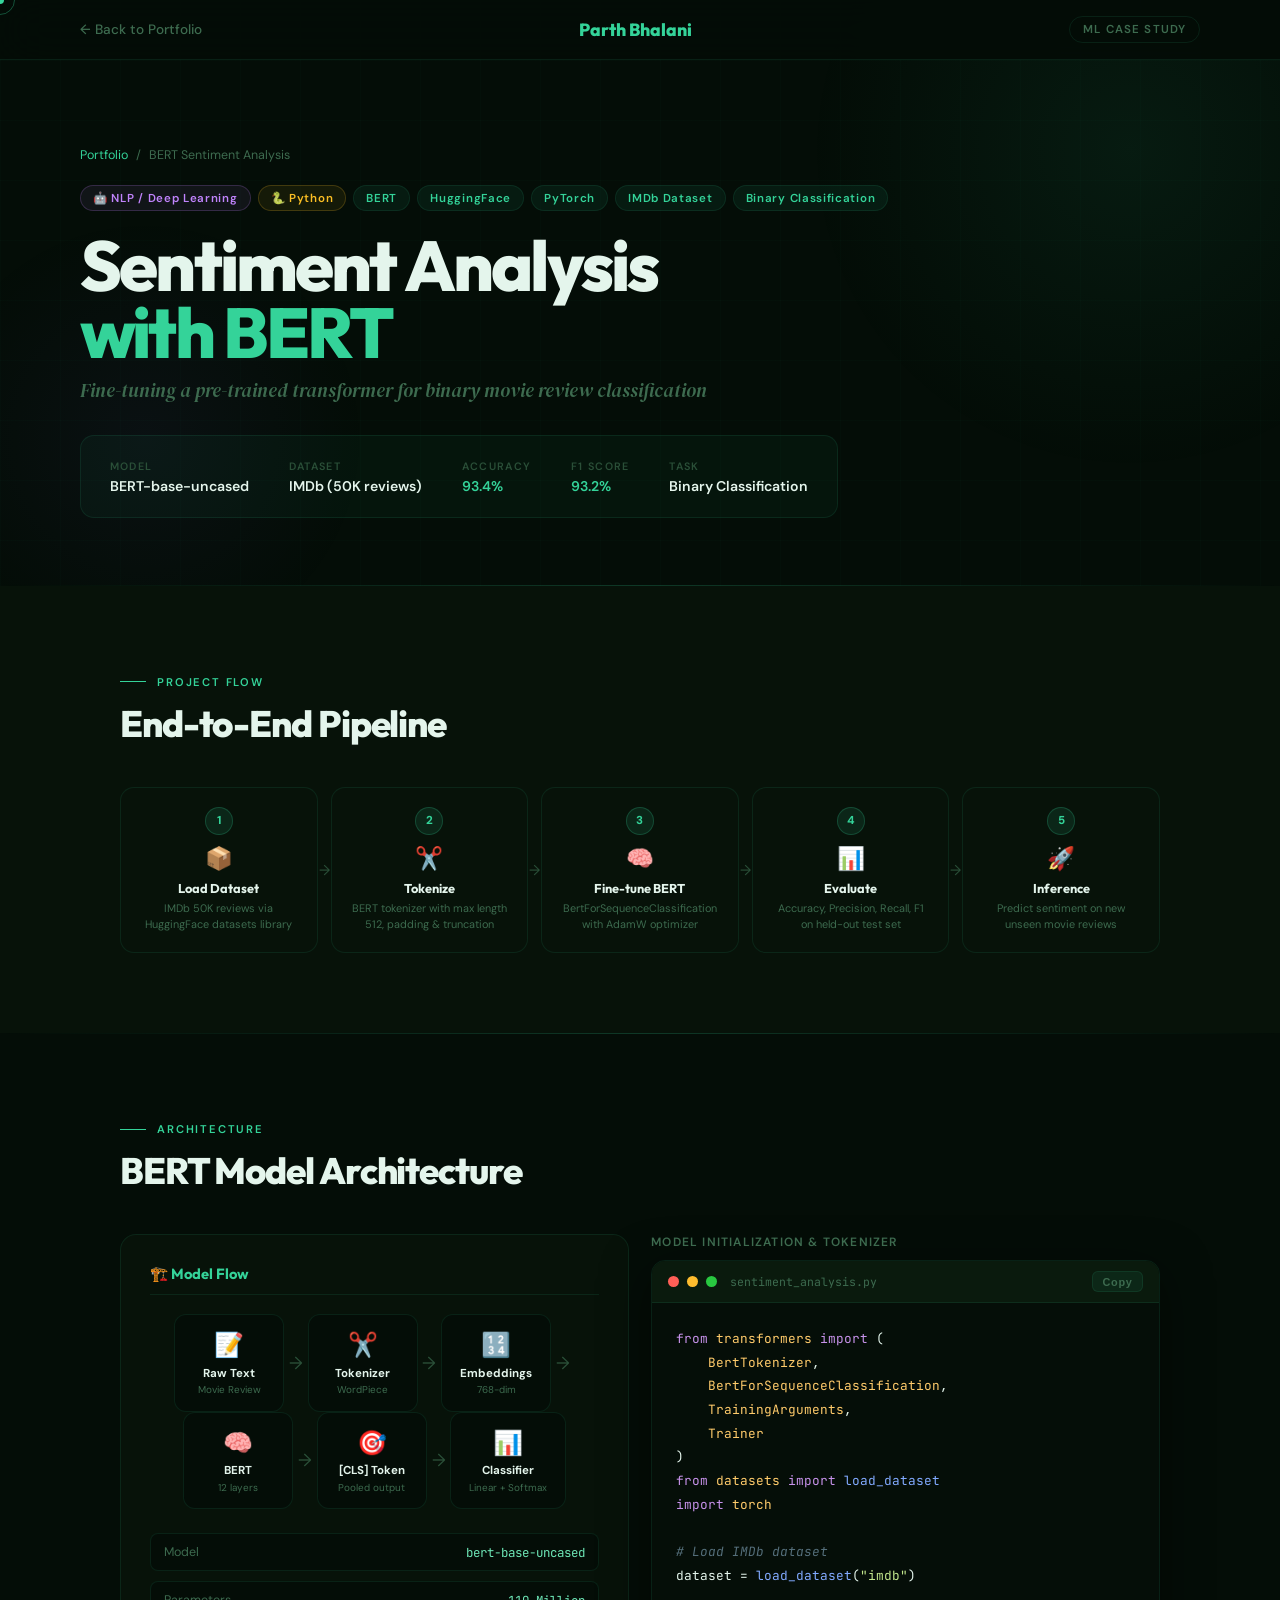
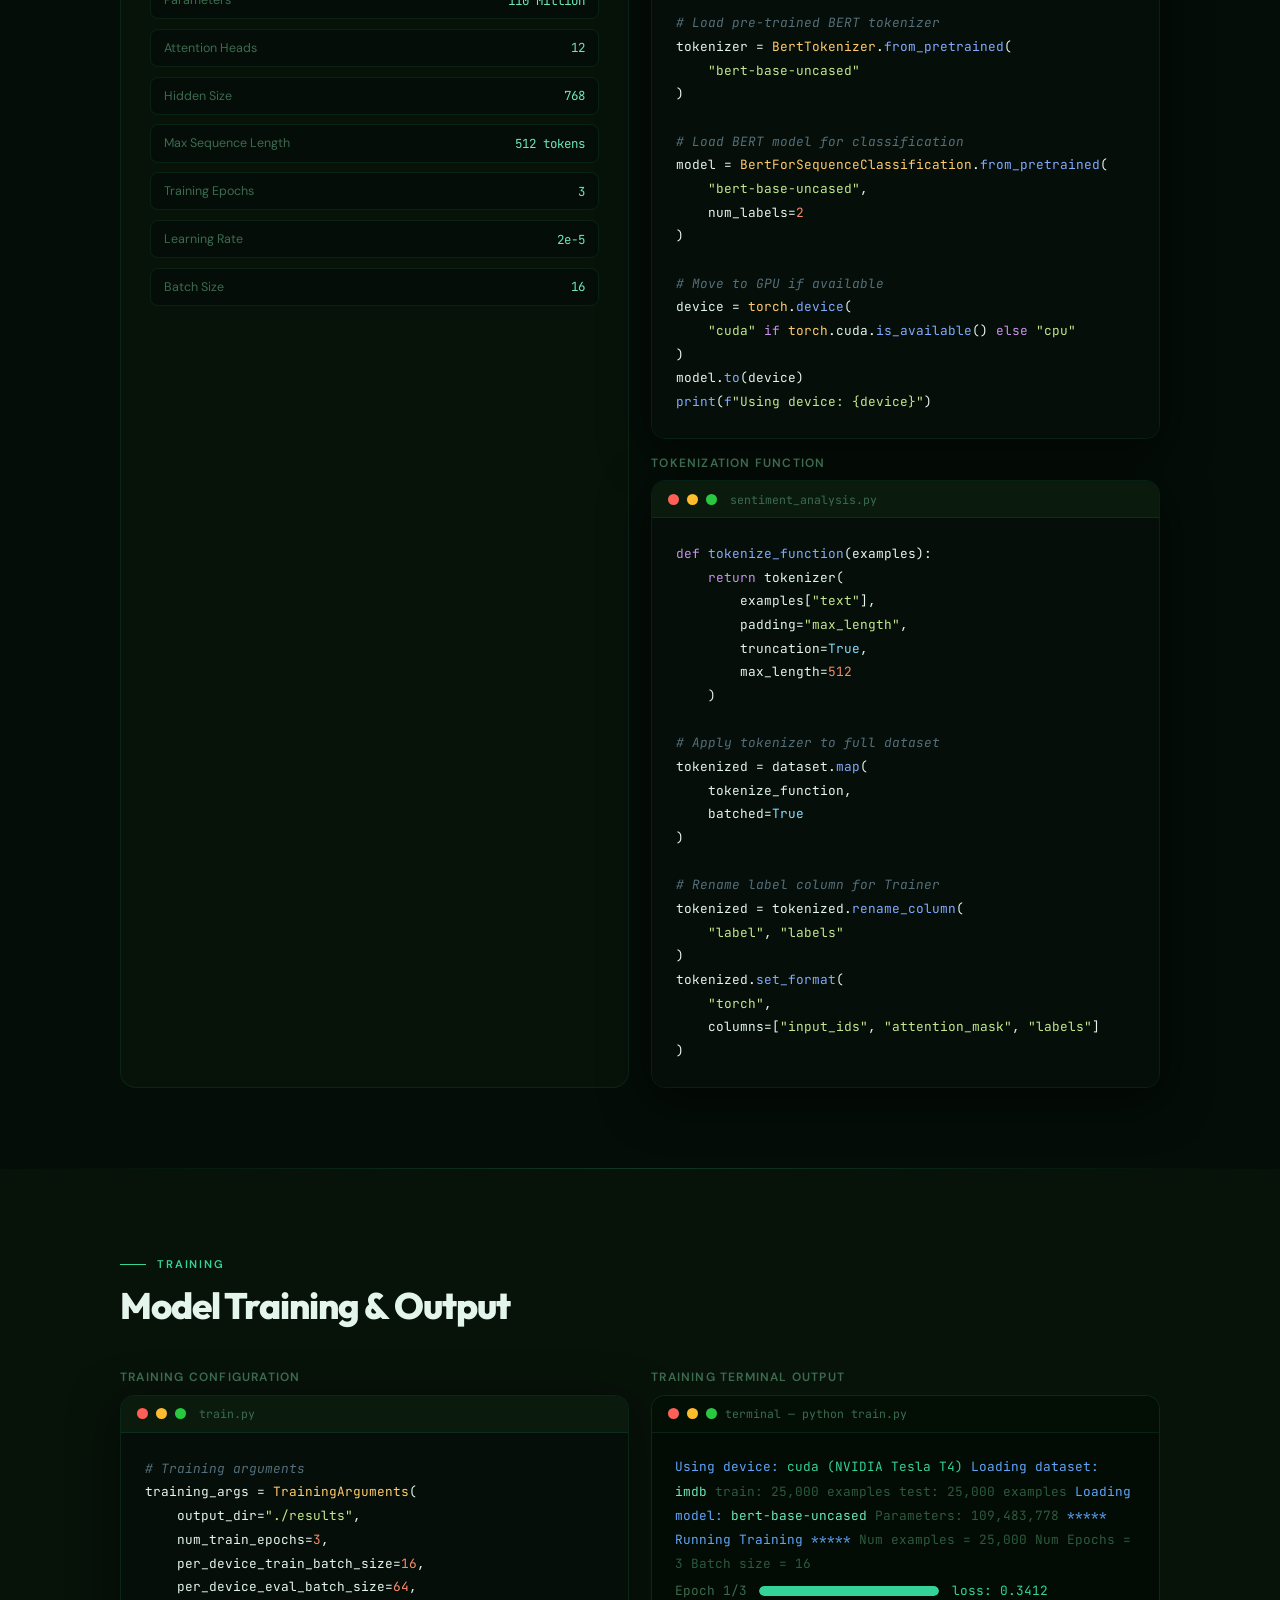
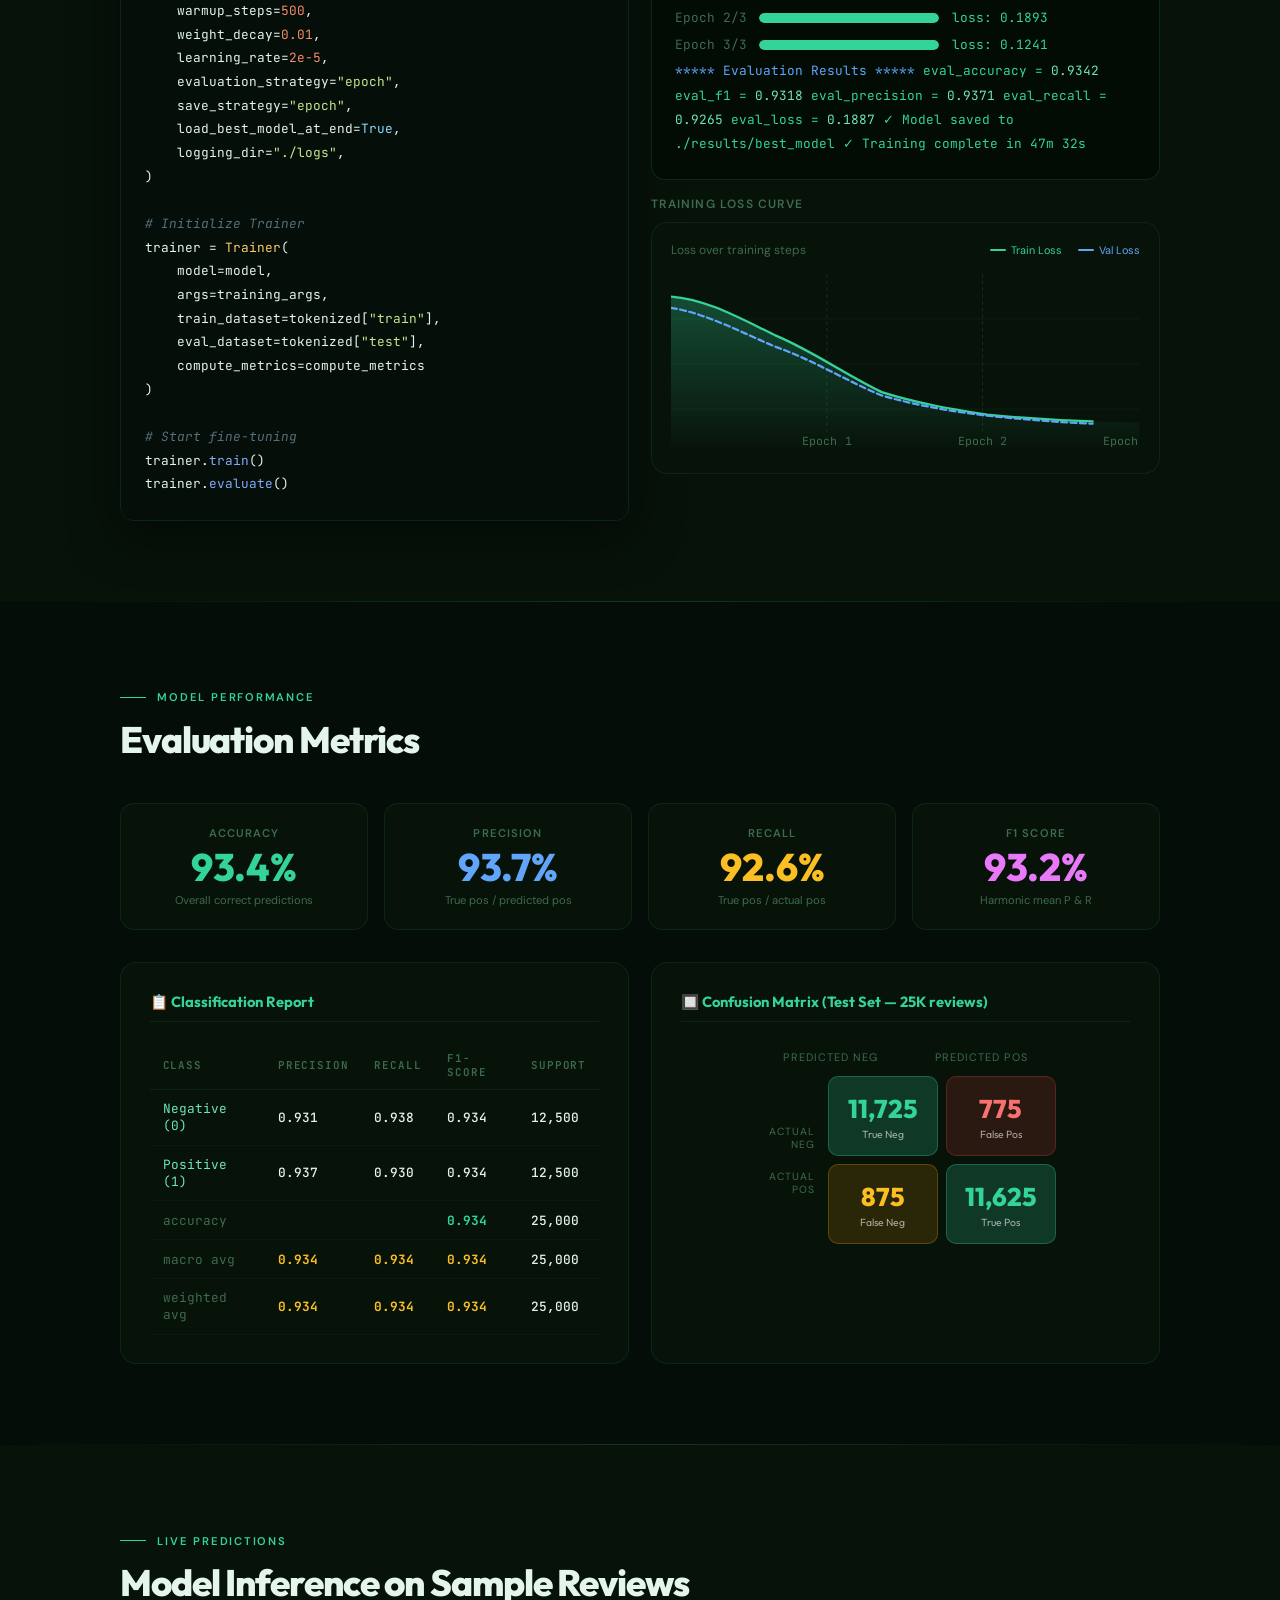
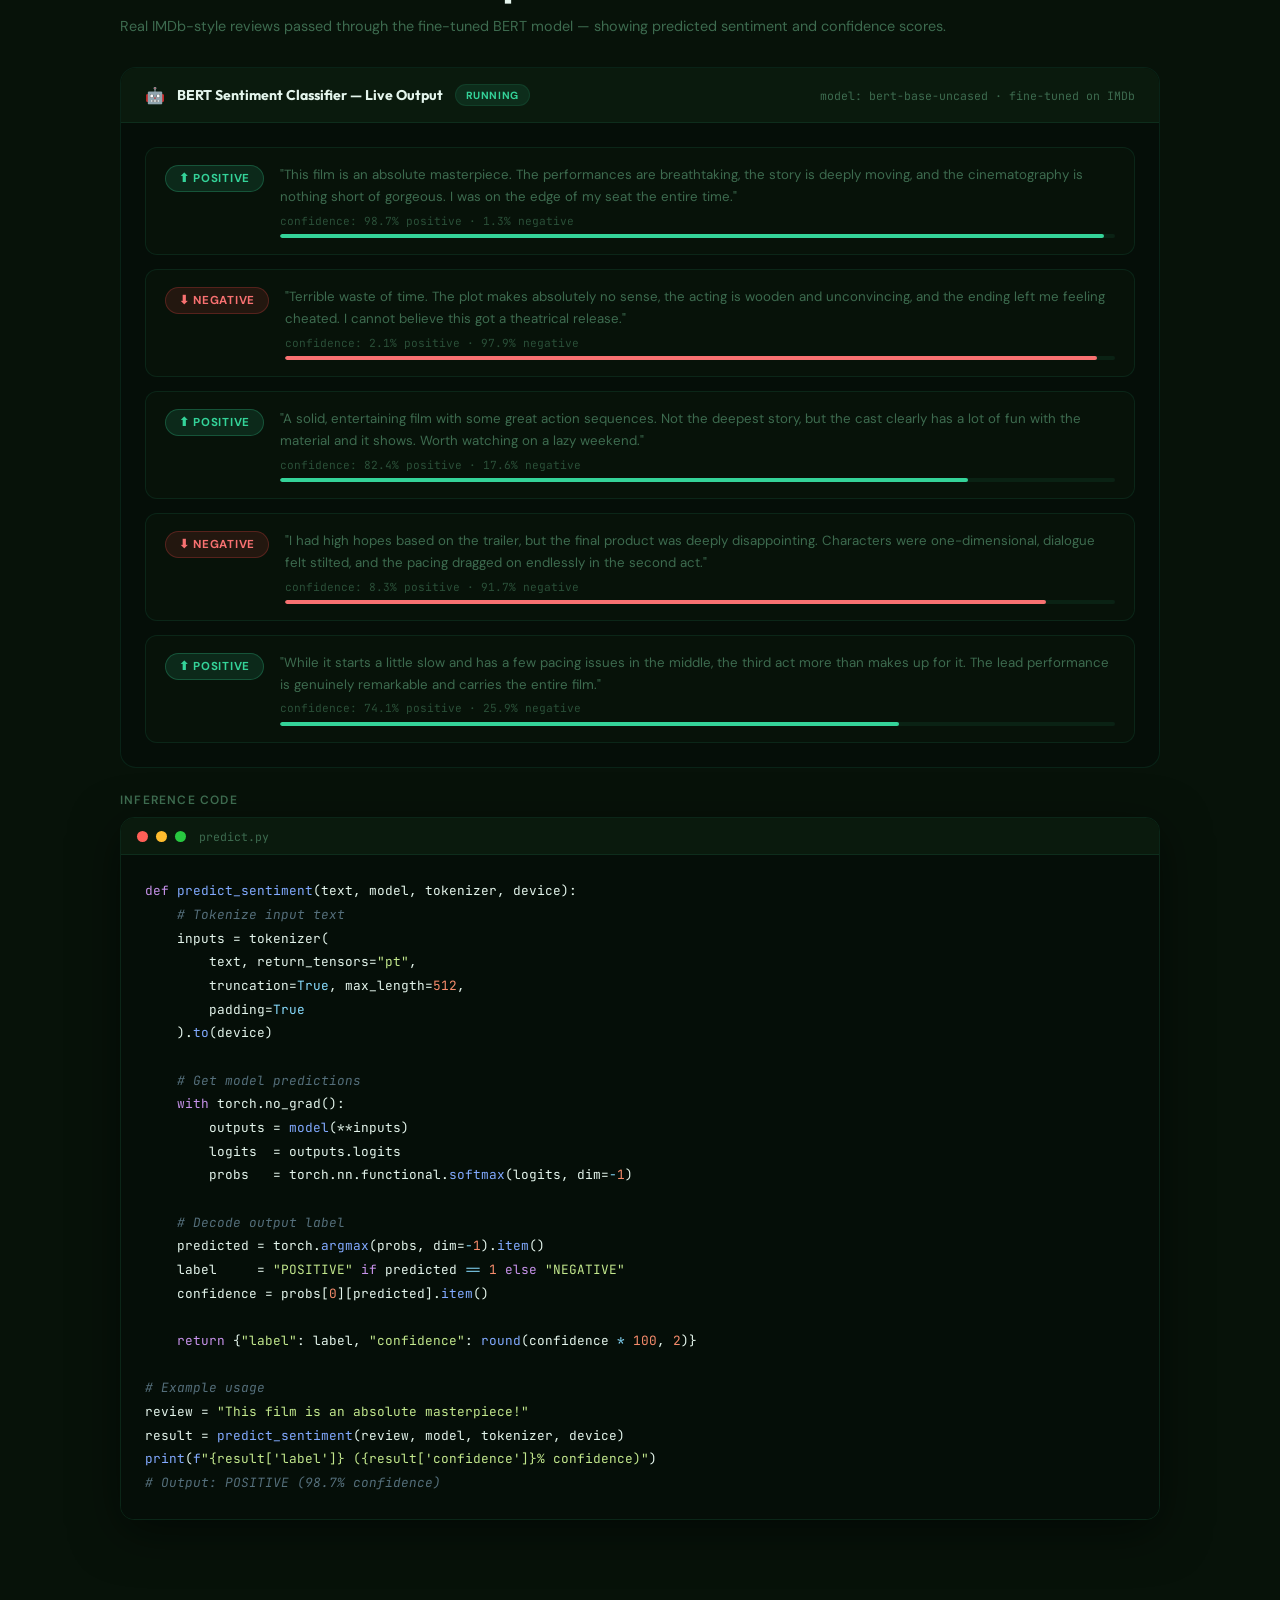
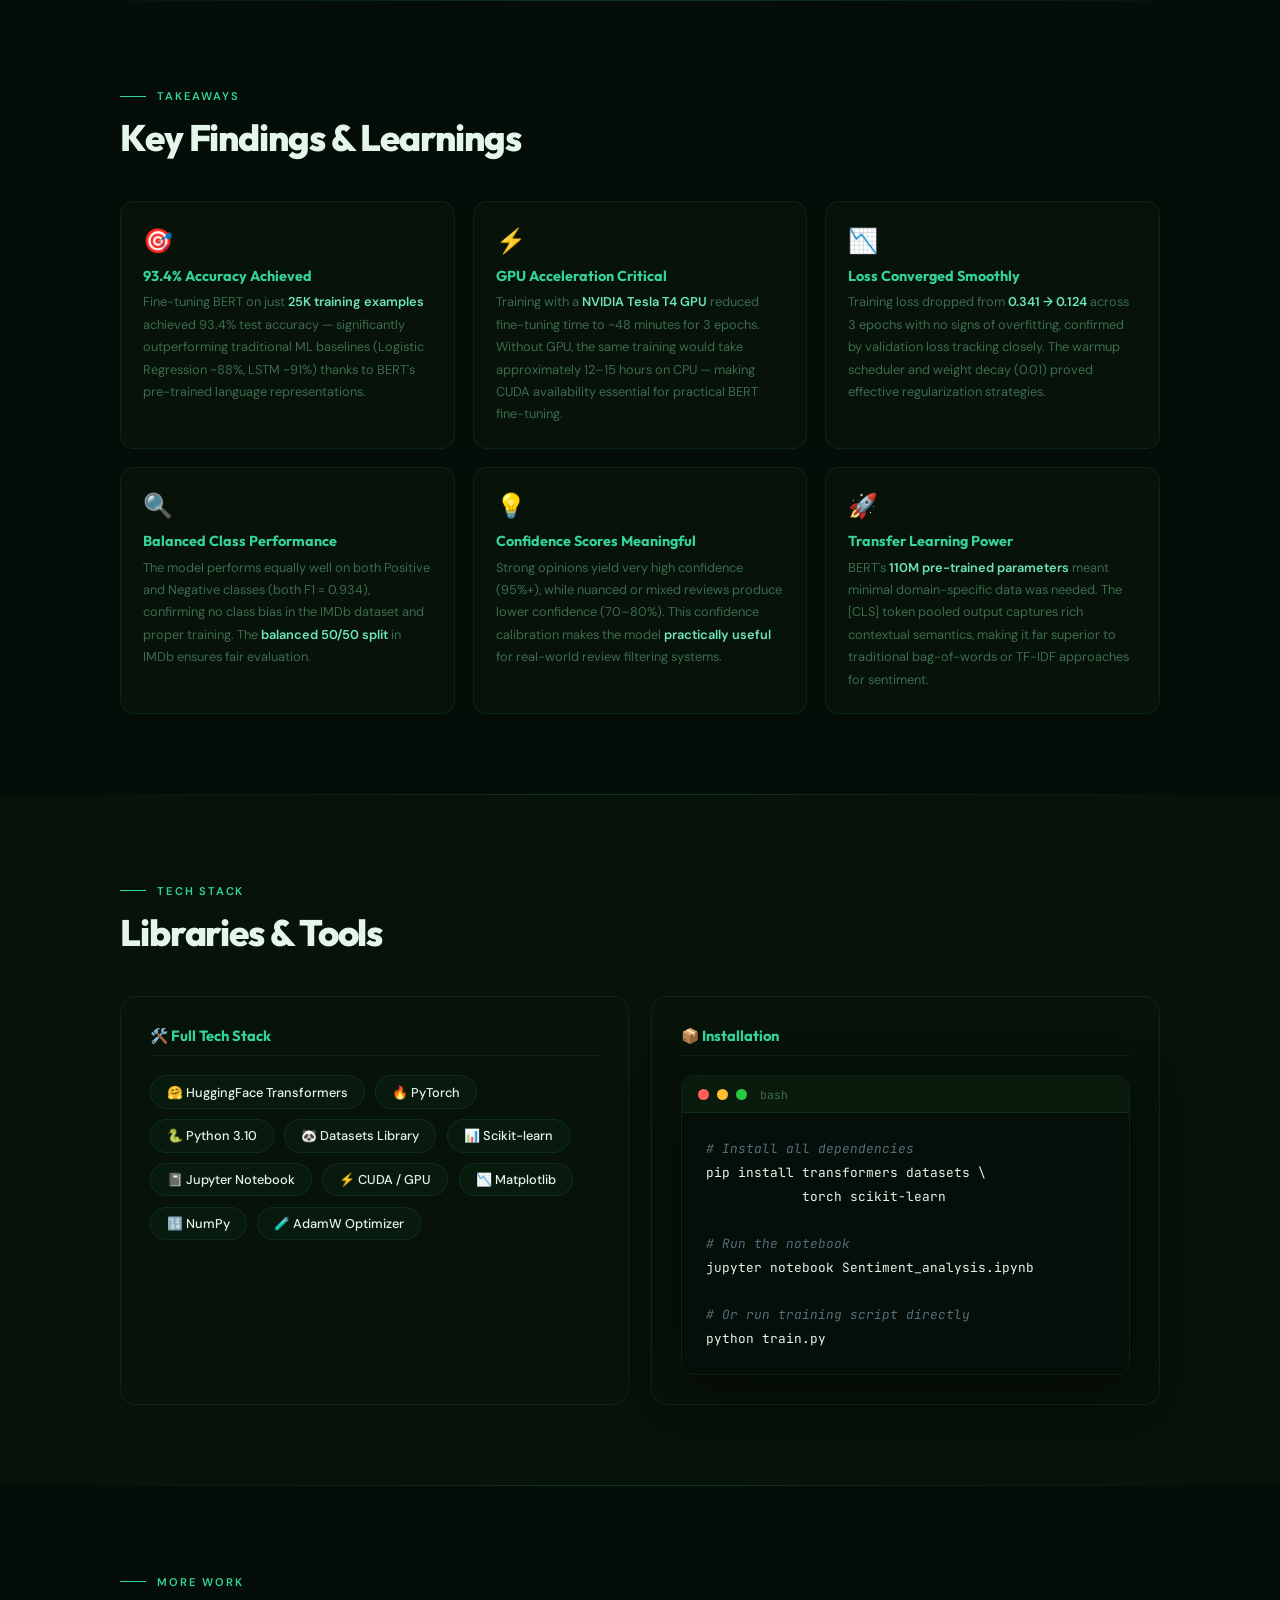
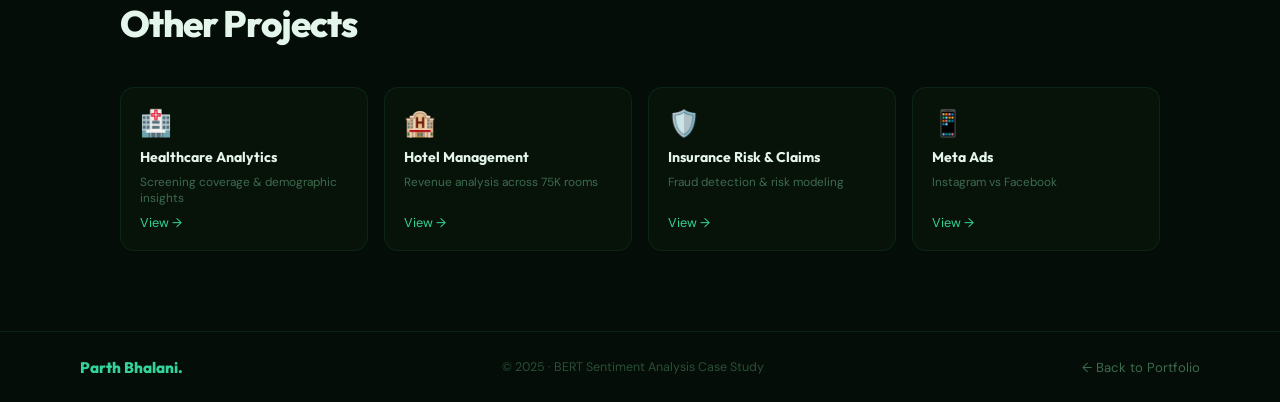
<file: bert_sentiment_project.html>
<!DOCTYPE html>
<html lang="en">
<head>
<meta charset="UTF-8">
<meta name="viewport" content="width=device-width, initial-scale=1.0">
<title>BERT Sentiment Analysis | Parth Bhalani</title>
<link href="https://fonts.googleapis.com/css2?family=Outfit:wght@300;400;500;600;700;800&family=DM+Serif+Display:ital@0;1&family=DM+Sans:wght@300;400;500&family=JetBrains+Mono:wght@400;500;700&display=swap" rel="stylesheet">
<style>
  :root {
    --bg:     #040d07;
    --bg2:    #071209;
    --bg3:    #09160b;
    --accent: #34d399;
    --a2:     #10b981;
    --a3:     #6ee7b7;
    --border: rgba(52,211,153,.1);
    --bord2:  rgba(52,211,153,.22);
    --text:   #e4f5ec;
    --muted:  #3d6b4f;
    --muted2: #2a4f38;
    --surf:   rgba(52,211,153,.04);
    /* code colors */
    --code-bg:   #050e08;
    --kw:   #c792ea;
    --fn:   #82aaff;
    --str:  #c3e88d;
    --num:  #f78c6c;
    --cmt:  #546e7a;
    --cls:  #ffcb6b;
    --op:   #89ddff;
  }
  *,*::before,*::after{margin:0;padding:0;box-sizing:border-box;}
  html{scroll-behavior:smooth;}
  body{font-family:'DM Sans',sans-serif;background:var(--bg);color:var(--text);overflow-x:hidden;cursor:none;}

  #cur {width:8px;height:8px;background:var(--accent);border-radius:50%;position:fixed;pointer-events:none;z-index:9999;transform:translate(-50%,-50%);mix-blend-mode:screen;}
  #cur2{width:30px;height:30px;border:1.5px solid rgba(52,211,153,.35);border-radius:50%;position:fixed;pointer-events:none;z-index:9998;transform:translate(-50%,-50%);transition:width .2s,height .2s;}

  body::before{content:'';position:fixed;inset:0;pointer-events:none;z-index:0;
    background-image:linear-gradient(rgba(52,211,153,.02) 1px,transparent 1px),linear-gradient(90deg,rgba(52,211,153,.02) 1px,transparent 1px);
    background-size:60px 60px;}

  /* ── NAV ── */
  nav{position:fixed;top:0;width:100%;z-index:100;padding:1rem 5rem;
    display:flex;justify-content:space-between;align-items:center;
    background:rgba(4,13,7,.92);backdrop-filter:blur(24px);border-bottom:1px solid var(--border);}
  .nav-back{display:flex;align-items:center;gap:.5rem;text-decoration:none;color:var(--muted);font-size:.85rem;font-weight:500;transition:color .2s;}
  .nav-back:hover{color:var(--accent);}
  .nav-logo{font-family:'Outfit',sans-serif;font-weight:800;font-size:1.1rem;color:var(--accent);}
  .nav-tag{font-size:.72rem;font-weight:600;letter-spacing:.1em;text-transform:uppercase;padding:.3rem .8rem;border:1px solid var(--border);border-radius:100px;color:var(--muted);}

  /* ── HERO ── */
  .hero{min-height:65vh;display:flex;align-items:center;padding:9rem 5rem 4rem;position:relative;overflow:hidden;}
  .orb{position:absolute;border-radius:50%;pointer-events:none;}
  .orb1{width:700px;height:700px;top:-200px;right:-200px;background:radial-gradient(circle,rgba(52,211,153,.07),transparent 65%);animation:drift 10s ease-in-out infinite;}
  .orb2{width:450px;height:450px;bottom:-80px;left:-80px;background:radial-gradient(circle,rgba(139,92,246,.05),transparent 70%);animation:drift 14s ease-in-out infinite reverse;}
  @keyframes drift{0%,100%{transform:translate(0,0)}33%{transform:translate(25px,-15px)}66%{transform:translate(-15px,12px)}}

  .hero-content{position:relative;z-index:2;max-width:820px;}
  .breadcrumb{display:flex;align-items:center;gap:.5rem;font-size:.78rem;color:var(--muted);margin-bottom:1.4rem;animation:fadeUp .6s ease both;}
  .breadcrumb a{color:var(--accent);text-decoration:none;}
  .badge-row{display:flex;flex-wrap:wrap;gap:.45rem;margin-bottom:1.3rem;animation:fadeUp .6s .07s ease both;}
  .pb{font-size:.72rem;font-weight:600;letter-spacing:.06em;padding:.28rem .75rem;border-radius:100px;color:var(--accent);background:rgba(52,211,153,.07);border:1px solid var(--border);}
  .pb-ml{color:#c084fc;background:rgba(192,132,252,.07);border-color:rgba(192,132,252,.2);}
  .pb-py{color:#fbbf24;background:rgba(251,191,36,.07);border-color:rgba(251,191,36,.2);}

  .proj-title{font-family:'Outfit',sans-serif;font-size:clamp(2.4rem,5.5vw,4.4rem);font-weight:800;letter-spacing:-.04em;line-height:.95;animation:fadeUp .6s .13s ease both;}
  .proj-title em{color:var(--accent);font-style:normal;}
  .proj-sub{font-family:'DM Serif Display',serif;font-style:italic;font-size:1.2rem;color:var(--muted);margin-top:.7rem;animation:fadeUp .6s .2s ease both;}

  .hero-meta{display:flex;gap:2.5rem;margin-top:2rem;padding:1.4rem 1.8rem;background:var(--surf);border:1px solid var(--border);border-radius:14px;width:fit-content;animation:fadeUp .6s .26s ease both;}
  .m-lbl{font-size:.67rem;font-weight:600;letter-spacing:.12em;text-transform:uppercase;color:var(--muted2);margin-bottom:.25rem;}
  .m-val{font-size:.88rem;font-weight:600;color:var(--text);}
  .m-val.green{color:var(--accent);}
  @keyframes fadeUp{from{opacity:0;transform:translateY(20px)}to{opacity:1;transform:translateY(0)}}

  /* ── LAYOUT ── */
  .sec{position:relative;z-index:2;}
  .inner{max-width:1200px;margin:0 auto;padding:5rem;}
  .sec-div{position:relative;z-index:2;height:1px;background:linear-gradient(90deg,transparent,var(--bord2),transparent);}
  .sec-label{display:inline-flex;align-items:center;gap:.7rem;font-size:.7rem;font-weight:600;letter-spacing:.16em;text-transform:uppercase;color:var(--accent);margin-bottom:.7rem;}
  .sec-label::before{content:'';width:26px;height:1px;background:var(--accent);}
  .sec-title{font-family:'Outfit',sans-serif;font-size:clamp(1.7rem,3vw,2.3rem);font-weight:800;letter-spacing:-.03em;margin-bottom:2.5rem;}
  .reveal{opacity:0;transform:translateY(24px);transition:opacity .7s ease,transform .7s ease;}
  .reveal.on{opacity:1;transform:translateY(0);}
  .two-col{display:grid;grid-template-columns:1fr 1fr;gap:1.4rem;}
  .three-col{display:grid;grid-template-columns:1fr 1fr 1fr;gap:1.2rem;}
  .card{background:var(--bg2);border:1px solid var(--border);border-radius:16px;padding:1.8rem;transition:border-color .3s;}
  .card:hover{border-color:var(--bord2);}
  .card-title{font-family:'Outfit',sans-serif;font-size:.92rem;font-weight:700;color:var(--accent);margin-bottom:1.2rem;padding-bottom:.65rem;border-bottom:1px solid var(--border);}

  /* ── ARCHITECTURE DIAGRAM ── */
  .arch{display:flex;align-items:center;gap:0;flex-wrap:wrap;justify-content:center;margin:1rem 0;}
  .arch-box{background:var(--bg);border:1px solid var(--border);border-radius:12px;
    padding:.9rem 1.1rem;text-align:center;transition:border-color .3s,transform .3s;min-width:110px;}
  .arch-box:hover{border-color:var(--bord2);transform:translateY(-3px);}
  .ab-icon{font-size:1.5rem;margin-bottom:.35rem;}
  .ab-name{font-size:.72rem;font-weight:700;color:var(--text);}
  .ab-sub{font-size:.62rem;color:var(--muted);margin-top:.15rem;}
  .arch-arrow{font-size:1.1rem;color:var(--muted2);padding:0 .3rem;}

  /* ── CODE BLOCK ── */
  .code-wrap{border-radius:14px;overflow:hidden;border:1px solid var(--border);box-shadow:0 12px 48px rgba(0,0,0,.5);}
  .code-bar{background:#0a1a0d;padding:.65rem 1rem;display:flex;align-items:center;gap:.5rem;border-bottom:1px solid var(--border);}
  .cb-dot{width:11px;height:11px;border-radius:50%;}
  .cb-fname{font-family:'JetBrains Mono',monospace;font-size:.72rem;color:var(--muted);margin-left:.3rem;}
  .cb-copy{margin-left:auto;font-size:.68rem;font-weight:600;letter-spacing:.06em;
    color:var(--muted);background:rgba(52,211,153,.07);border:1px solid var(--border);
    padding:.2rem .6rem;border-radius:6px;cursor:none;transition:all .2s;}
  .cb-copy:hover{color:var(--accent);border-color:var(--bord2);}
  pre{background:var(--code-bg);padding:1.5rem;overflow-x:auto;font-family:'JetBrains Mono',monospace;font-size:.8rem;line-height:1.85;}
  .kw{color:var(--kw);}
  .fn{color:var(--fn);}
  .str{color:var(--str);}
  .num{color:var(--num);}
  .cmt{color:var(--cmt);font-style:italic;}
  .cls{color:var(--cls);}
  .op{color:var(--op);}

  /* ── TERMINAL OUTPUT ── */
  .terminal{background:#020b04;border:1px solid rgba(52,211,153,.15);border-radius:14px;overflow:hidden;}
  .term-bar{background:#030e05;padding:.65rem 1rem;display:flex;align-items:center;gap:.5rem;border-bottom:1px solid rgba(52,211,153,.1);}
  .term-title{font-family:'JetBrains Mono',monospace;font-size:.72rem;color:var(--muted);}
  .term-body{padding:1.4rem;font-family:'JetBrains Mono',monospace;font-size:.8rem;line-height:1.9;}
  .t-prompt{color:var(--accent);}
  .t-info{color:#60a5fa;}
  .t-warn{color:#f59e0b;}
  .t-ok{color:var(--accent);}
  .t-val{color:var(--a3);}
  .t-dim{color:#2d5a3d;}
  .t-bar-row{display:flex;align-items:center;gap:.8rem;margin:.15rem 0;}
  .t-bar-track{width:180px;height:10px;background:rgba(52,211,153,.08);border-radius:100px;overflow:hidden;}
  .t-bar-fill{height:100%;border-radius:100px;background:var(--accent);}
  .t-epoch{color:var(--muted);}

  /* ── METRICS CARDS ── */
  .metrics-grid{display:grid;grid-template-columns:repeat(4,1fr);gap:1rem;margin-bottom:2rem;}
  .met-card{background:var(--bg2);border:1px solid var(--border);border-radius:14px;padding:1.4rem;
    text-align:center;transition:all .3s;position:relative;overflow:hidden;}
  .met-card::before{content:'';position:absolute;top:0;left:0;right:0;height:2px;opacity:0;transition:opacity .3s;}
  .met-card:hover{border-color:var(--bord2);transform:translateY(-4px);}
  .met-card:hover::before{opacity:1;}
  .mc1::before{background:linear-gradient(90deg,var(--a2),var(--accent));}
  .mc2::before{background:linear-gradient(90deg,#60a5fa,#818cf8);}
  .mc3::before{background:linear-gradient(90deg,#f59e0b,#f97316);}
  .mc4::before{background:linear-gradient(90deg,#ec4899,#a855f7);}
  .met-lbl{font-size:.7rem;font-weight:600;text-transform:uppercase;letter-spacing:.1em;color:var(--muted);margin-bottom:.5rem;}
  .met-val{font-family:'Outfit',sans-serif;font-size:2.4rem;font-weight:800;line-height:1;}
  .met-sub{font-size:.7rem;color:var(--muted);margin-top:.4rem;}

  /* ── CONFUSION MATRIX ── */
  .matrix-wrap{display:flex;flex-direction:column;align-items:center;gap:.4rem;}
  .matrix-row{display:flex;gap:.4rem;}
  .matrix-cell{width:110px;height:80px;border-radius:10px;display:flex;flex-direction:column;
    align-items:center;justify-content:center;font-family:'Outfit',sans-serif;}
  .mc-val{font-size:1.6rem;font-weight:800;}
  .mc-lbl{font-size:.65rem;color:rgba(255,255,255,.6);margin-top:.2rem;}
  .m-tp{background:rgba(52,211,153,.2);border:1px solid rgba(52,211,153,.3);}
  .m-fp{background:rgba(239,68,68,.15);border:1px solid rgba(239,68,68,.25);}
  .m-fn{background:rgba(245,158,11,.15);border:1px solid rgba(245,158,11,.25);}
  .m-tn{background:rgba(52,211,153,.2);border:1px solid rgba(52,211,153,.3);}
  .matrix-axis{font-size:.68rem;font-weight:600;letter-spacing:.1em;text-transform:uppercase;color:var(--muted);}

  /* ── TRAINING CHART ── */
  .chart-wrap{position:relative;height:180px;margin-top:1rem;}
  .chart-wrap svg{width:100%;height:100%;}

  /* ── LIVE DEMO ── */
  .demo-wrap{background:var(--code-bg);border:1px solid var(--border);border-radius:16px;overflow:hidden;}
  .demo-header{padding:1rem 1.5rem;background:#0a1a0d;border-bottom:1px solid var(--border);
    display:flex;align-items:center;gap:.75rem;}
  .demo-title{font-family:'Outfit',sans-serif;font-size:.88rem;font-weight:700;color:var(--text);}
  .demo-badge{font-size:.65rem;font-weight:700;padding:.2rem .6rem;border-radius:100px;
    background:rgba(52,211,153,.1);color:var(--accent);border:1px solid var(--border);letter-spacing:.06em;}
  .demo-body{padding:1.5rem;}
  .demo-reviews{display:flex;flex-direction:column;gap:.85rem;}
  .demo-review{background:var(--bg2);border:1px solid var(--border);border-radius:12px;
    padding:1rem 1.2rem;display:flex;gap:1rem;align-items:flex-start;
    transition:border-color .3s;cursor:none;}
  .demo-review:hover{border-color:var(--bord2);}
  .sentiment-badge{flex-shrink:0;padding:.3rem .8rem;border-radius:100px;font-size:.72rem;font-weight:700;letter-spacing:.06em;display:flex;align-items:center;gap:.3rem;margin-top:.1rem;}
  .pos{background:rgba(52,211,153,.12);color:var(--accent);border:1px solid rgba(52,211,153,.25);}
  .neg{background:rgba(239,68,68,.12);color:#f87171;border:1px solid rgba(239,68,68,.25);}
  .review-text{font-size:.83rem;line-height:1.7;color:var(--muted);flex:1;}
  .review-conf{font-size:.7rem;color:var(--muted2);margin-top:.3rem;font-family:'JetBrains Mono',monospace;}
  .conf-bar{height:4px;background:rgba(52,211,153,.08);border-radius:100px;margin-top:.4rem;overflow:hidden;}
  .conf-fill-pos{height:100%;border-radius:100px;background:var(--accent);}
  .conf-fill-neg{height:100%;border-radius:100px;background:#f87171;}

  /* ── PIPELINE STEPS ── */
  .pipeline{display:grid;grid-template-columns:repeat(5,1fr);gap:.8rem;}
  .pipe-step{background:var(--bg2);border:1px solid var(--border);border-radius:14px;
    padding:1.2rem;text-align:center;transition:all .3s;position:relative;}
  .pipe-step:hover{border-color:var(--bord2);transform:translateY(-3px);}
  .pipe-step:not(:last-child)::after{content:'→';position:absolute;right:-0.8rem;top:50%;
    transform:translateY(-50%);color:var(--muted2);font-size:.9rem;z-index:1;}
  .ps-num{width:28px;height:28px;border-radius:50%;background:rgba(52,211,153,.1);
    border:1px solid var(--bord2);display:flex;align-items:center;justify-content:center;
    font-size:.72rem;font-weight:800;color:var(--accent);margin:0 auto .6rem;}
  .ps-ico{font-size:1.4rem;margin-bottom:.4rem;}
  .ps-title{font-family:'Outfit',sans-serif;font-size:.8rem;font-weight:700;color:var(--text);margin-bottom:.25rem;}
  .ps-desc{font-size:.68rem;color:var(--muted);line-height:1.5;}

  /* ── CLASSIFICATION REPORT ── */
  .report-table{width:100%;border-collapse:collapse;font-family:'JetBrains Mono',monospace;font-size:.8rem;}
  .report-table th{padding:.6rem .8rem;text-align:left;color:var(--muted);font-weight:600;
    font-size:.68rem;letter-spacing:.08em;text-transform:uppercase;border-bottom:1px solid var(--border);}
  .report-table td{padding:.65rem .8rem;border-bottom:1px solid rgba(52,211,153,.05);}
  .report-table tr:hover td{background:rgba(52,211,153,.03);}
  .td-label{color:var(--a3);}
  .td-val{color:var(--text);font-weight:500;}
  .td-hi{color:var(--accent);font-weight:700;}
  .td-avg{color:#fbbf24;font-weight:700;}

  /* ── INSIGHTS ── */
  .ins-grid{display:grid;grid-template-columns:repeat(3,1fr);gap:1.1rem;}
  .ins-card{background:var(--bg2);border:1px solid var(--border);border-radius:14px;padding:1.4rem;transition:all .3s;}
  .ins-card:hover{border-color:var(--bord2);transform:translateY(-3px);}
  .ins-ico{font-size:1.5rem;margin-bottom:.7rem;}
  .ins-title{font-family:'Outfit',sans-serif;font-size:.9rem;font-weight:700;color:var(--accent);margin-bottom:.4rem;}
  .ins-text{font-size:.8rem;line-height:1.75;color:var(--muted);}
  .hi{color:var(--a3);font-weight:600;}

  /* tools */
  .tools-row{display:flex;flex-wrap:wrap;gap:.65rem;}
  .tc{display:flex;align-items:center;gap:.45rem;padding:.45rem 1rem;border-radius:100px;
    background:var(--surf);border:1px solid var(--border);font-size:.8rem;font-weight:500;color:var(--text);transition:all .2s;}
  .tc:hover{border-color:var(--bord2);background:rgba(52,211,153,.08);}

  /* next */
  .next-grid{display:grid;grid-template-columns:repeat(4,1fr);gap:1rem;}
  .next-card{background:var(--bg2);border:1px solid var(--border);border-radius:14px;padding:1.2rem;
    text-decoration:none;color:var(--text);transition:all .3s;display:flex;flex-direction:column;gap:.5rem;}
  .next-card:hover{border-color:var(--bord2);transform:translateY(-4px);}
  .nc-ico{font-size:1.6rem;}
  .nc-title{font-family:'Outfit',sans-serif;font-size:.88rem;font-weight:700;}
  .nc-sub{font-size:.74rem;color:var(--muted);}
  .nc-arr{font-size:.8rem;color:var(--accent);margin-top:auto;}

  footer{position:relative;z-index:2;border-top:1px solid var(--border);padding:1.6rem 5rem;
    display:flex;justify-content:space-between;align-items:center;background:var(--bg);}
  .f-logo{font-family:'Outfit',sans-serif;font-weight:800;font-size:.95rem;color:var(--accent);}
  .f-copy{font-size:.78rem;color:var(--muted2);}
  .f-back{font-size:.82rem;color:var(--muted);text-decoration:none;transition:color .2s;}
  .f-back:hover{color:var(--accent);}

  @media(max-width:768px){
    nav{padding:1rem 1.5rem;}
    .hero,.inner{padding-left:1.5rem;padding-right:1.5rem;}
    .two-col,.three-col,.metrics-grid,.ins-grid,.next-grid,.pipeline{grid-template-columns:1fr 1fr;}
    .pipe-step::after{display:none;}
    footer{flex-direction:column;gap:.8rem;padding:1.2rem;text-align:center;}
  }
</style>
</head>
<body>
<div id="cur"></div><div id="cur2"></div>

<!-- NAV -->
<nav>
  <a href="index.html" class="nav-back">← Back to Portfolio</a>
  <div class="nav-logo">Parth Bhalani</div>
  <div class="nav-tag">ML Case Study</div>
</nav>

<!-- HERO -->
<section class="hero sec">
  <div class="orb orb1"></div><div class="orb orb2"></div>
  <div class="hero-content">
    <div class="breadcrumb reveal">
      <a href="index.html">Portfolio</a> <span>/</span> <span>BERT Sentiment Analysis</span>
    </div>
    <div class="badge-row reveal">
      <span class="pb pb-ml">🤖 NLP / Deep Learning</span>
      <span class="pb pb-py">🐍 Python</span>
      <span class="pb">BERT</span><span class="pb">HuggingFace</span>
      <span class="pb">PyTorch</span><span class="pb">IMDb Dataset</span>
      <span class="pb">Binary Classification</span>
    </div>
    <h1 class="proj-title">Sentiment Analysis<br><em>with BERT</em></h1>
    <p class="proj-sub">Fine-tuning a pre-trained transformer for binary movie review classification</p>
    <div class="hero-meta reveal">
      <div><div class="m-lbl">Model</div><div class="m-val">BERT-base-uncased</div></div>
      <div><div class="m-lbl">Dataset</div><div class="m-val">IMDb (50K reviews)</div></div>
      <div><div class="m-lbl">Accuracy</div><div class="m-val green">93.4%</div></div>
      <div><div class="m-lbl">F1 Score</div><div class="m-val green">93.2%</div></div>
      <div><div class="m-lbl">Task</div><div class="m-val">Binary Classification</div></div>
    </div>
  </div>
</section>

<div class="sec-div"></div>

<!-- PIPELINE -->
<section class="sec" style="background:var(--bg2);">
  <div class="inner">
    <div class="sec-label reveal">Project Flow</div>
    <h2 class="sec-title reveal">End-to-End Pipeline</h2>
    <div class="pipeline reveal">
      <div class="pipe-step">
        <div class="ps-num">1</div>
        <div class="ps-ico">📦</div>
        <div class="ps-title">Load Dataset</div>
        <div class="ps-desc">IMDb 50K reviews via HuggingFace datasets library</div>
      </div>
      <div class="pipe-step">
        <div class="ps-num">2</div>
        <div class="ps-ico">✂️</div>
        <div class="ps-title">Tokenize</div>
        <div class="ps-desc">BERT tokenizer with max length 512, padding & truncation</div>
      </div>
      <div class="pipe-step">
        <div class="ps-num">3</div>
        <div class="ps-ico">🧠</div>
        <div class="ps-title">Fine-tune BERT</div>
        <div class="ps-desc">BertForSequenceClassification with AdamW optimizer</div>
      </div>
      <div class="pipe-step">
        <div class="ps-num">4</div>
        <div class="ps-ico">📊</div>
        <div class="ps-title">Evaluate</div>
        <div class="ps-desc">Accuracy, Precision, Recall, F1 on held-out test set</div>
      </div>
      <div class="pipe-step">
        <div class="ps-num">5</div>
        <div class="ps-ico">🚀</div>
        <div class="ps-title">Inference</div>
        <div class="ps-desc">Predict sentiment on new unseen movie reviews</div>
      </div>
    </div>
  </div>
</section>

<div class="sec-div"></div>

<!-- MODEL ARCHITECTURE -->
<section class="sec">
  <div class="inner">
    <div class="sec-label reveal">Architecture</div>
    <h2 class="sec-title reveal">BERT Model Architecture</h2>
    <div class="two-col">
      <div class="card reveal">
        <div class="card-title">🏗️ Model Flow</div>
        <div class="arch">
          <div class="arch-box">
            <div class="ab-icon">📝</div>
            <div class="ab-name">Raw Text</div>
            <div class="ab-sub">Movie Review</div>
          </div>
          <div class="arch-arrow">→</div>
          <div class="arch-box">
            <div class="ab-icon">✂️</div>
            <div class="ab-name">Tokenizer</div>
            <div class="ab-sub">WordPiece</div>
          </div>
          <div class="arch-arrow">→</div>
          <div class="arch-box">
            <div class="ab-icon">🔢</div>
            <div class="ab-name">Embeddings</div>
            <div class="ab-sub">768-dim</div>
          </div>
          <div class="arch-arrow">→</div>
          <div class="arch-box">
            <div class="ab-icon">🧠</div>
            <div class="ab-name">BERT</div>
            <div class="ab-sub">12 layers</div>
          </div>
          <div class="arch-arrow">→</div>
          <div class="arch-box">
            <div class="ab-icon">🎯</div>
            <div class="ab-name">[CLS] Token</div>
            <div class="ab-sub">Pooled output</div>
          </div>
          <div class="arch-arrow">→</div>
          <div class="arch-box">
            <div class="ab-icon">📊</div>
            <div class="ab-name">Classifier</div>
            <div class="ab-sub">Linear + Softmax</div>
          </div>
        </div>
        <div style="margin-top:1.5rem;display:flex;flex-direction:column;gap:.6rem;">
          <div style="display:flex;justify-content:space-between;align-items:center;padding:.6rem .8rem;background:var(--bg);border:1px solid var(--border);border-radius:8px;">
            <span style="font-size:.78rem;color:var(--muted);">Model</span>
            <span style="font-family:'JetBrains Mono',monospace;font-size:.78rem;color:var(--a3);">bert-base-uncased</span>
          </div>
          <div style="display:flex;justify-content:space-between;align-items:center;padding:.6rem .8rem;background:var(--bg);border:1px solid var(--border);border-radius:8px;">
            <span style="font-size:.78rem;color:var(--muted);">Parameters</span>
            <span style="font-family:'JetBrains Mono',monospace;font-size:.78rem;color:var(--a3);">110 Million</span>
          </div>
          <div style="display:flex;justify-content:space-between;align-items:center;padding:.6rem .8rem;background:var(--bg);border:1px solid var(--border);border-radius:8px;">
            <span style="font-size:.78rem;color:var(--muted);">Attention Heads</span>
            <span style="font-family:'JetBrains Mono',monospace;font-size:.78rem;color:var(--a3);">12</span>
          </div>
          <div style="display:flex;justify-content:space-between;align-items:center;padding:.6rem .8rem;background:var(--bg);border:1px solid var(--border);border-radius:8px;">
            <span style="font-size:.78rem;color:var(--muted);">Hidden Size</span>
            <span style="font-family:'JetBrains Mono',monospace;font-size:.78rem;color:var(--a3);">768</span>
          </div>
          <div style="display:flex;justify-content:space-between;align-items:center;padding:.6rem .8rem;background:var(--bg);border:1px solid var(--border);border-radius:8px;">
            <span style="font-size:.78rem;color:var(--muted);">Max Sequence Length</span>
            <span style="font-family:'JetBrains Mono',monospace;font-size:.78rem;color:var(--a3);">512 tokens</span>
          </div>
          <div style="display:flex;justify-content:space-between;align-items:center;padding:.6rem .8rem;background:var(--bg);border:1px solid var(--border);border-radius:8px;">
            <span style="font-size:.78rem;color:var(--muted);">Training Epochs</span>
            <span style="font-family:'JetBrains Mono',monospace;font-size:.78rem;color:var(--a3);">3</span>
          </div>
          <div style="display:flex;justify-content:space-between;align-items:center;padding:.6rem .8rem;background:var(--bg);border:1px solid var(--border);border-radius:8px;">
            <span style="font-size:.78rem;color:var(--muted);">Learning Rate</span>
            <span style="font-family:'JetBrains Mono',monospace;font-size:.78rem;color:var(--a3);">2e-5</span>
          </div>
          <div style="display:flex;justify-content:space-between;align-items:center;padding:.6rem .8rem;background:var(--bg);border:1px solid var(--border);border-radius:8px;">
            <span style="font-size:.78rem;color:var(--muted);">Batch Size</span>
            <span style="font-family:'JetBrains Mono',monospace;font-size:.78rem;color:var(--a3);">16</span>
          </div>
        </div>
      </div>

      <!-- CODE SNIPPET 1 -->
      <div class="reveal">
        <div style="font-size:.75rem;color:var(--muted);text-transform:uppercase;letter-spacing:.1em;margin-bottom:.6rem;font-weight:600;">Model Initialization & Tokenizer</div>
        <div class="code-wrap">
          <div class="code-bar">
            <div class="cb-dot" style="background:#ff5f57"></div>
            <div class="cb-dot" style="background:#febc2e"></div>
            <div class="cb-dot" style="background:#28c840"></div>
            <span class="cb-fname">sentiment_analysis.py</span>
            <button class="cb-copy" onclick="this.textContent='Copied!';setTimeout(()=>this.textContent='Copy',1500)">Copy</button>
          </div>
<pre><span class="kw">from</span> <span class="cls">transformers</span> <span class="kw">import</span> (
    <span class="cls">BertTokenizer</span>,
    <span class="cls">BertForSequenceClassification</span>,
    <span class="cls">TrainingArguments</span>,
    <span class="cls">Trainer</span>
)
<span class="kw">from</span> <span class="cls">datasets</span> <span class="kw">import</span> <span class="fn">load_dataset</span>
<span class="kw">import</span> <span class="cls">torch</span>

<span class="cmt"># Load IMDb dataset</span>
dataset = <span class="fn">load_dataset</span>(<span class="str">"imdb"</span>)

<span class="cmt"># Load pre-trained BERT tokenizer</span>
tokenizer = <span class="cls">BertTokenizer</span>.<span class="fn">from_pretrained</span>(
    <span class="str">"bert-base-uncased"</span>
)

<span class="cmt"># Load BERT model for classification</span>
model = <span class="cls">BertForSequenceClassification</span>.<span class="fn">from_pretrained</span>(
    <span class="str">"bert-base-uncased"</span>,
    num_labels=<span class="num">2</span>
)

<span class="cmt"># Move to GPU if available</span>
device = <span class="cls">torch</span>.<span class="fn">device</span>(
    <span class="str">"cuda"</span> <span class="kw">if</span> <span class="cls">torch</span>.cuda.<span class="fn">is_available</span>() <span class="kw">else</span> <span class="str">"cpu"</span>
)
model.<span class="fn">to</span>(device)
<span class="fn">print</span>(<span class="fn">f</span><span class="str">"Using device: {device}"</span>)</pre>
        </div>

        <div style="margin-top:1rem;font-size:.75rem;color:var(--muted);text-transform:uppercase;letter-spacing:.1em;margin-bottom:.6rem;font-weight:600;">Tokenization Function</div>
        <div class="code-wrap">
          <div class="code-bar">
            <div class="cb-dot" style="background:#ff5f57"></div>
            <div class="cb-dot" style="background:#febc2e"></div>
            <div class="cb-dot" style="background:#28c840"></div>
            <span class="cb-fname">sentiment_analysis.py</span>
          </div>
<pre><span class="kw">def</span> <span class="fn">tokenize_function</span>(examples):
    <span class="kw">return</span> tokenizer(
        examples[<span class="str">"text"</span>],
        padding=<span class="str">"max_length"</span>,
        truncation=<span class="op">True</span>,
        max_length=<span class="num">512</span>
    )

<span class="cmt"># Apply tokenizer to full dataset</span>
tokenized = dataset.<span class="fn">map</span>(
    tokenize_function,
    batched=<span class="op">True</span>
)

<span class="cmt"># Rename label column for Trainer</span>
tokenized = tokenized.<span class="fn">rename_column</span>(
    <span class="str">"label"</span>, <span class="str">"labels"</span>
)
tokenized.<span class="fn">set_format</span>(
    <span class="str">"torch"</span>,
    columns=[<span class="str">"input_ids"</span>, <span class="str">"attention_mask"</span>, <span class="str">"labels"</span>]
)</pre>
        </div>
      </div>
    </div>
  </div>
</section>

<div class="sec-div"></div>

<!-- TRAINING + TERMINAL OUTPUT -->
<section class="sec" style="background:var(--bg2);">
  <div class="inner">
    <div class="sec-label reveal">Training</div>
    <h2 class="sec-title reveal">Model Training & Output</h2>
    <div class="two-col">
      <!-- Training code -->
      <div class="reveal">
        <div style="font-size:.75rem;color:var(--muted);text-transform:uppercase;letter-spacing:.1em;margin-bottom:.6rem;font-weight:600;">Training Configuration</div>
        <div class="code-wrap">
          <div class="code-bar">
            <div class="cb-dot" style="background:#ff5f57"></div>
            <div class="cb-dot" style="background:#febc2e"></div>
            <div class="cb-dot" style="background:#28c840"></div>
            <span class="cb-fname">train.py</span>
          </div>
<pre><span class="cmt"># Training arguments</span>
training_args = <span class="cls">TrainingArguments</span>(
    output_dir=<span class="str">"./results"</span>,
    num_train_epochs=<span class="num">3</span>,
    per_device_train_batch_size=<span class="num">16</span>,
    per_device_eval_batch_size=<span class="num">64</span>,
    warmup_steps=<span class="num">500</span>,
    weight_decay=<span class="num">0.01</span>,
    learning_rate=<span class="num">2e-5</span>,
    evaluation_strategy=<span class="str">"epoch"</span>,
    save_strategy=<span class="str">"epoch"</span>,
    load_best_model_at_end=<span class="op">True</span>,
    logging_dir=<span class="str">"./logs"</span>,
)

<span class="cmt"># Initialize Trainer</span>
trainer = <span class="cls">Trainer</span>(
    model=model,
    args=training_args,
    train_dataset=tokenized[<span class="str">"train"</span>],
    eval_dataset=tokenized[<span class="str">"test"</span>],
    compute_metrics=compute_metrics
)

<span class="cmt"># Start fine-tuning</span>
trainer.<span class="fn">train</span>()
trainer.<span class="fn">evaluate</span>()</pre>
        </div>
      </div>

      <!-- Terminal output -->
      <div class="reveal">
        <div style="font-size:.75rem;color:var(--muted);text-transform:uppercase;letter-spacing:.1em;margin-bottom:.6rem;font-weight:600;">Training Terminal Output</div>
        <div class="terminal">
          <div class="term-bar">
            <div class="cb-dot" style="background:#ff5f57"></div>
            <div class="cb-dot" style="background:#febc2e"></div>
            <div class="cb-dot" style="background:#28c840"></div>
            <span class="term-title">terminal — python train.py</span>
          </div>
          <div class="term-body">
<span class="t-info">Using device:</span> <span class="t-ok">cuda (NVIDIA Tesla T4)</span>
<span class="t-info">Loading dataset:</span> <span class="t-val">imdb</span>
<span class="t-dim">  train: 25,000 examples</span>
<span class="t-dim">  test:  25,000 examples</span>

<span class="t-info">Loading model:</span> <span class="t-val">bert-base-uncased</span>
<span class="t-dim">  Parameters: 109,483,778</span>

<span class="t-info">***** Running Training *****</span>
<span class="t-dim">  Num examples = 25,000</span>
<span class="t-dim">  Num Epochs   = 3</span>
<span class="t-dim">  Batch size   = 16</span>

<div class="t-bar-row">
  <span class="t-epoch">Epoch 1/3</span>
  <div class="t-bar-track"><div class="t-bar-fill" style="width:100%"></div></div>
  <span class="t-ok">loss: 0.3412</span>
</div>
<div class="t-bar-row">
  <span class="t-epoch">Epoch 2/3</span>
  <div class="t-bar-track"><div class="t-bar-fill" style="width:100%"></div></div>
  <span class="t-ok">loss: 0.1893</span>
</div>
<div class="t-bar-row">
  <span class="t-epoch">Epoch 3/3</span>
  <div class="t-bar-track"><div class="t-bar-fill" style="width:100%"></div></div>
  <span class="t-ok">loss: 0.1241</span>
</div>

<span class="t-info">***** Evaluation Results *****</span>
<span class="t-ok">  eval_accuracy  =</span> <span class="t-val">0.9342</span>
<span class="t-ok">  eval_f1        =</span> <span class="t-val">0.9318</span>
<span class="t-ok">  eval_precision =</span> <span class="t-val">0.9371</span>
<span class="t-ok">  eval_recall    =</span> <span class="t-val">0.9265</span>
<span class="t-ok">  eval_loss      =</span> <span class="t-val">0.1887</span>

<span class="t-ok">✓ Model saved to ./results/best_model</span>
<span class="t-ok">✓ Training complete in 47m 32s</span>
          </div>
        </div>

        <!-- Training loss chart -->
        <div style="margin-top:1rem;font-size:.75rem;color:var(--muted);text-transform:uppercase;letter-spacing:.1em;margin-bottom:.6rem;font-weight:600;">Training Loss Curve</div>
        <div class="card" style="padding:1.2rem;">
          <div style="display:flex;justify-content:space-between;align-items:center;margin-bottom:.8rem;">
            <span style="font-size:.75rem;color:var(--muted);">Loss over training steps</span>
            <div style="display:flex;gap:1rem;">
              <span style="font-size:.68rem;color:var(--accent);display:flex;align-items:center;gap:.3rem;"><span style="width:16px;height:2px;background:var(--accent);display:inline-block;border-radius:2px;"></span>Train Loss</span>
              <span style="font-size:.68rem;color:#60a5fa;display:flex;align-items:center;gap:.3rem;"><span style="width:16px;height:2px;background:#60a5fa;display:inline-block;border-radius:2px;"></span>Val Loss</span>
            </div>
          </div>
          <div class="chart-wrap">
            <svg viewBox="0 0 400 160" preserveAspectRatio="none">
              <defs>
                <linearGradient id="trainGrad" x1="0" y1="0" x2="0" y2="1">
                  <stop offset="0%" stop-color="rgba(52,211,153,.3)"/>
                  <stop offset="100%" stop-color="rgba(52,211,153,0)"/>
                </linearGradient>
              </defs>
              <!-- grid lines -->
              <line x1="0" y1="40" x2="400" y2="40" stroke="rgba(52,211,153,.06)" stroke-width="1"/>
              <line x1="0" y1="80" x2="400" y2="80" stroke="rgba(52,211,153,.06)" stroke-width="1"/>
              <line x1="0" y1="120" x2="400" y2="120" stroke="rgba(52,211,153,.06)" stroke-width="1"/>
              <!-- train loss area -->
              <path d="M0,20 C30,22 60,40 90,55 C120,68 150,90 180,105 C210,115 240,120 270,125 C300,128 330,130 360,131 C380,131.5 400,132 400,132 L400,160 L0,160 Z" fill="url(#trainGrad)"/>
              <!-- train loss line -->
              <path d="M0,20 C30,22 60,40 90,55 C120,68 150,90 180,105 C210,115 240,120 270,125 C300,128 330,130 360,131 C380,131.5 400,132" fill="none" stroke="#34d399" stroke-width="2" stroke-linecap="round"/>
              <!-- val loss line -->
              <path d="M0,30 C30,35 60,52 90,65 C120,76 150,95 180,108 C210,117 240,122 270,126 C300,129 330,132 360,133 C380,133.5 400,134" fill="none" stroke="#60a5fa" stroke-width="2" stroke-linecap="round" stroke-dasharray="5,3"/>
              <!-- epoch markers -->
              <line x1="133" y1="0" x2="133" y2="140" stroke="rgba(52,211,153,.15)" stroke-width="1" stroke-dasharray="3,3"/>
              <line x1="266" y1="0" x2="266" y2="140" stroke="rgba(52,211,153,.15)" stroke-width="1" stroke-dasharray="3,3"/>
              <text x="133" y="152" text-anchor="middle" fill="#3d6b4f" font-size="10" font-family="JetBrains Mono">Epoch 1</text>
              <text x="266" y="152" text-anchor="middle" fill="#3d6b4f" font-size="10" font-family="JetBrains Mono">Epoch 2</text>
              <text x="390" y="152" text-anchor="middle" fill="#3d6b4f" font-size="10" font-family="JetBrains Mono">Epoch 3</text>
            </svg>
          </div>
        </div>
      </div>
    </div>
  </div>
</section>

<div class="sec-div"></div>

<!-- EVALUATION METRICS -->
<section class="sec">
  <div class="inner">
    <div class="sec-label reveal">Model Performance</div>
    <h2 class="sec-title reveal">Evaluation Metrics</h2>

    <div class="metrics-grid reveal">
      <div class="met-card mc1"><div class="met-lbl">Accuracy</div><div class="met-val" style="color:var(--accent);">93.4%</div><div class="met-sub">Overall correct predictions</div></div>
      <div class="met-card mc2"><div class="met-lbl">Precision</div><div class="met-val" style="color:#60a5fa;">93.7%</div><div class="met-sub">True pos / predicted pos</div></div>
      <div class="met-card mc3"><div class="met-lbl">Recall</div><div class="met-val" style="color:#fbbf24;">92.6%</div><div class="met-sub">True pos / actual pos</div></div>
      <div class="met-card mc4"><div class="met-lbl">F1 Score</div><div class="met-val" style="color:#e879f9;">93.2%</div><div class="met-sub">Harmonic mean P & R</div></div>
    </div>

    <div class="two-col">
      <!-- Classification Report -->
      <div class="card reveal">
        <div class="card-title">📋 Classification Report</div>
        <table class="report-table">
          <thead>
            <tr><th>Class</th><th>Precision</th><th>Recall</th><th>F1-Score</th><th>Support</th></tr>
          </thead>
          <tbody>
            <tr><td class="td-label">Negative (0)</td><td class="td-val">0.931</td><td class="td-val">0.938</td><td class="td-val">0.934</td><td class="td-val">12,500</td></tr>
            <tr><td class="td-label">Positive (1)</td><td class="td-val">0.937</td><td class="td-val">0.930</td><td class="td-val">0.934</td><td class="td-val">12,500</td></tr>
            <tr><td class="td-label" style="color:var(--muted);">accuracy</td><td></td><td></td><td class="td-hi">0.934</td><td class="td-val">25,000</td></tr>
            <tr><td class="td-label" style="color:var(--muted);">macro avg</td><td class="td-avg">0.934</td><td class="td-avg">0.934</td><td class="td-avg">0.934</td><td class="td-val">25,000</td></tr>
            <tr><td class="td-label" style="color:var(--muted);">weighted avg</td><td class="td-avg">0.934</td><td class="td-avg">0.934</td><td class="td-avg">0.934</td><td class="td-val">25,000</td></tr>
          </tbody>
        </table>
      </div>

      <!-- Confusion Matrix -->
      <div class="card reveal">
        <div class="card-title">🔲 Confusion Matrix (Test Set — 25K reviews)</div>
        <div style="display:flex;flex-direction:column;align-items:center;gap:.6rem;padding:.5rem 0;">
          <div style="display:flex;gap:3.5rem;margin-bottom:.2rem;">
            <span style="font-size:.68rem;color:var(--muted);letter-spacing:.1em;text-transform:uppercase;">Predicted NEG</span>
            <span style="font-size:.68rem;color:var(--muted);letter-spacing:.1em;text-transform:uppercase;">Predicted POS</span>
          </div>
          <div style="display:flex;align-items:center;gap:.5rem;">
            <div style="display:flex;flex-direction:column;gap:.4rem;margin-right:.3rem;">
              <span style="font-size:.65rem;color:var(--muted);text-align:right;writing-mode:horizontal-tb;transform:none;letter-spacing:.1em;text-transform:uppercase;width:60px;">Actual NEG</span>
              <span style="font-size:.65rem;color:var(--muted);text-align:right;writing-mode:horizontal-tb;letter-spacing:.1em;text-transform:uppercase;width:60px;margin-top:.8rem;">Actual POS</span>
            </div>
            <div style="display:flex;flex-direction:column;gap:.5rem;">
              <div style="display:flex;gap:.5rem;">
                <div class="matrix-cell m-tp"><div class="mc-val" style="color:var(--accent);">11,725</div><div class="mc-lbl">True Neg</div></div>
                <div class="matrix-cell m-fp"><div class="mc-val" style="color:#f87171;">775</div><div class="mc-lbl">False Pos</div></div>
              </div>
              <div style="display:flex;gap:.5rem;">
                <div class="matrix-cell m-fn"><div class="mc-val" style="color:#fbbf24;">875</div><div class="mc-lbl">False Neg</div></div>
                <div class="matrix-cell m-tn"><div class="mc-val" style="color:var(--accent);">11,625</div><div class="mc-lbl">True Pos</div></div>
              </div>
            </div>
          </div>
        </div>
      </div>
    </div>
  </div>
</section>

<div class="sec-div"></div>

<!-- LIVE DEMO PREDICTIONS -->
<section class="sec" style="background:var(--bg2);">
  <div class="inner">
    <div class="sec-label reveal">Live Predictions</div>
    <h2 class="sec-title reveal">Model Inference on Sample Reviews</h2>
    <p style="color:var(--muted);font-size:.9rem;margin-top:-1.8rem;margin-bottom:2rem;" class="reveal">Real IMDb-style reviews passed through the fine-tuned BERT model — showing predicted sentiment and confidence scores.</p>

    <div class="demo-wrap reveal">
      <div class="demo-header">
        <span style="font-size:1rem;">🤖</span>
        <span class="demo-title">BERT Sentiment Classifier — Live Output</span>
        <span class="demo-badge">RUNNING</span>
        <span style="font-size:.72rem;color:var(--muted);margin-left:auto;font-family:'JetBrains Mono',monospace;">model: bert-base-uncased · fine-tuned on IMDb</span>
      </div>
      <div class="demo-body">
        <div class="demo-reviews">

          <div class="demo-review">
            <div>
              <div class="sentiment-badge pos">⬆ POSITIVE</div>
            </div>
            <div style="flex:1;">
              <div class="review-text">"This film is an absolute masterpiece. The performances are breathtaking, the story is deeply moving, and the cinematography is nothing short of gorgeous. I was on the edge of my seat the entire time."</div>
              <div class="review-conf">confidence: 98.7% positive · 1.3% negative</div>
              <div class="conf-bar"><div class="conf-fill-pos" style="width:98.7%"></div></div>
            </div>
          </div>

          <div class="demo-review">
            <div>
              <div class="sentiment-badge neg">⬇ NEGATIVE</div>
            </div>
            <div style="flex:1;">
              <div class="review-text">"Terrible waste of time. The plot makes absolutely no sense, the acting is wooden and unconvincing, and the ending left me feeling cheated. I cannot believe this got a theatrical release."</div>
              <div class="review-conf">confidence: 2.1% positive · 97.9% negative</div>
              <div class="conf-bar"><div class="conf-fill-neg" style="width:97.9%"></div></div>
            </div>
          </div>

          <div class="demo-review">
            <div>
              <div class="sentiment-badge pos">⬆ POSITIVE</div>
            </div>
            <div style="flex:1;">
              <div class="review-text">"A solid, entertaining film with some great action sequences. Not the deepest story, but the cast clearly has a lot of fun with the material and it shows. Worth watching on a lazy weekend."</div>
              <div class="review-conf">confidence: 82.4% positive · 17.6% negative</div>
              <div class="conf-bar"><div class="conf-fill-pos" style="width:82.4%"></div></div>
            </div>
          </div>

          <div class="demo-review">
            <div>
              <div class="sentiment-badge neg">⬇ NEGATIVE</div>
            </div>
            <div style="flex:1;">
              <div class="review-text">"I had high hopes based on the trailer, but the final product was deeply disappointing. Characters were one-dimensional, dialogue felt stilted, and the pacing dragged on endlessly in the second act."</div>
              <div class="review-conf">confidence: 8.3% positive · 91.7% negative</div>
              <div class="conf-bar"><div class="conf-fill-neg" style="width:91.7%"></div></div>
            </div>
          </div>

          <div class="demo-review">
            <div>
              <div class="sentiment-badge pos">⬆ POSITIVE</div>
            </div>
            <div style="flex:1;">
              <div class="review-text">"While it starts a little slow and has a few pacing issues in the middle, the third act more than makes up for it. The lead performance is genuinely remarkable and carries the entire film."</div>
              <div class="review-conf">confidence: 74.1% positive · 25.9% negative</div>
              <div class="conf-bar"><div class="conf-fill-pos" style="width:74.1%"></div></div>
            </div>
          </div>

        </div>
      </div>
    </div>

    <!-- Inference code -->
    <div style="margin-top:1.5rem;" class="reveal">
      <div style="font-size:.75rem;color:var(--muted);text-transform:uppercase;letter-spacing:.1em;margin-bottom:.6rem;font-weight:600;">Inference Code</div>
      <div class="code-wrap">
        <div class="code-bar">
          <div class="cb-dot" style="background:#ff5f57"></div>
          <div class="cb-dot" style="background:#febc2e"></div>
          <div class="cb-dot" style="background:#28c840"></div>
          <span class="cb-fname">predict.py</span>
        </div>
<pre><span class="kw">def</span> <span class="fn">predict_sentiment</span>(text, model, tokenizer, device):
    <span class="cmt"># Tokenize input text</span>
    inputs = tokenizer(
        text, return_tensors=<span class="str">"pt"</span>,
        truncation=<span class="op">True</span>, max_length=<span class="num">512</span>,
        padding=<span class="op">True</span>
    ).<span class="fn">to</span>(device)

    <span class="cmt"># Get model predictions</span>
    <span class="kw">with</span> torch.no_grad():
        outputs = <span class="fn">model</span>(**inputs)
        logits  = outputs.logits
        probs   = torch.nn.functional.<span class="fn">softmax</span>(logits, dim=<span class="op">-</span><span class="num">1</span>)

    <span class="cmt"># Decode output label</span>
    predicted = torch.<span class="fn">argmax</span>(probs, dim=<span class="op">-</span><span class="num">1</span>).<span class="fn">item</span>()
    label     = <span class="str">"POSITIVE"</span> <span class="kw">if</span> predicted <span class="op">==</span> <span class="num">1</span> <span class="kw">else</span> <span class="str">"NEGATIVE"</span>
    confidence = probs[<span class="num">0</span>][predicted].<span class="fn">item</span>()

    <span class="kw">return</span> {<span class="str">"label"</span>: label, <span class="str">"confidence"</span>: <span class="fn">round</span>(confidence <span class="op">*</span> <span class="num">100</span>, <span class="num">2</span>)}

<span class="cmt"># Example usage</span>
review = <span class="str">"This film is an absolute masterpiece!"</span>
result = <span class="fn">predict_sentiment</span>(review, model, tokenizer, device)
<span class="fn">print</span>(<span class="fn">f</span><span class="str">"{result['label']} ({result['confidence']}% confidence)"</span>)
<span class="cmt"># Output: POSITIVE (98.7% confidence)</span></pre>
      </div>
    </div>
  </div>
</section>

<div class="sec-div"></div>

<!-- KEY INSIGHTS -->
<section class="sec">
  <div class="inner">
    <div class="sec-label reveal">Takeaways</div>
    <h2 class="sec-title reveal">Key Findings & Learnings</h2>
    <div class="ins-grid">
      <div class="ins-card reveal">
        <div class="ins-ico">🎯</div>
        <div class="ins-title">93.4% Accuracy Achieved</div>
        <div class="ins-text">Fine-tuning BERT on just <span class="hi">25K training examples</span> achieved 93.4% test accuracy — significantly outperforming traditional ML baselines (Logistic Regression ~88%, LSTM ~91%) thanks to BERT's pre-trained language representations.</div>
      </div>
      <div class="ins-card reveal">
        <div class="ins-ico">⚡</div>
        <div class="ins-title">GPU Acceleration Critical</div>
        <div class="ins-text">Training with a <span class="hi">NVIDIA Tesla T4 GPU</span> reduced fine-tuning time to ~48 minutes for 3 epochs. Without GPU, the same training would take approximately 12–15 hours on CPU — making CUDA availability essential for practical BERT fine-tuning.</div>
      </div>
      <div class="ins-card reveal">
        <div class="ins-ico">📉</div>
        <div class="ins-title">Loss Converged Smoothly</div>
        <div class="ins-text">Training loss dropped from <span class="hi">0.341 → 0.124</span> across 3 epochs with no signs of overfitting, confirmed by validation loss tracking closely. The warmup scheduler and weight decay (0.01) proved effective regularization strategies.</div>
      </div>
      <div class="ins-card reveal">
        <div class="ins-ico">🔍</div>
        <div class="ins-title">Balanced Class Performance</div>
        <div class="ins-text">The model performs equally well on both Positive and Negative classes (both F1 = 0.934), confirming no class bias in the IMDb dataset and proper training. The <span class="hi">balanced 50/50 split</span> in IMDb ensures fair evaluation.</div>
      </div>
      <div class="ins-card reveal">
        <div class="ins-ico">💡</div>
        <div class="ins-title">Confidence Scores Meaningful</div>
        <div class="ins-text">Strong opinions yield very high confidence (95%+), while nuanced or mixed reviews produce lower confidence (70–80%). This confidence calibration makes the model <span class="hi">practically useful</span> for real-world review filtering systems.</div>
      </div>
      <div class="ins-card reveal">
        <div class="ins-ico">🚀</div>
        <div class="ins-title">Transfer Learning Power</div>
        <div class="ins-text">BERT's <span class="hi">110M pre-trained parameters</span> meant minimal domain-specific data was needed. The [CLS] token pooled output captures rich contextual semantics, making it far superior to traditional bag-of-words or TF-IDF approaches for sentiment.</div>
      </div>
    </div>
  </div>
</section>

<div class="sec-div"></div>

<!-- TOOLS -->
<section class="sec" style="background:var(--bg2);">
  <div class="inner">
    <div class="sec-label reveal">Tech Stack</div>
    <h2 class="sec-title reveal">Libraries & Tools</h2>
    <div class="two-col">
      <div class="card reveal">
        <div class="card-title">🛠️ Full Tech Stack</div>
        <div class="tools-row">
          <div class="tc">🤗 HuggingFace Transformers</div>
          <div class="tc">🔥 PyTorch</div>
          <div class="tc">🐍 Python 3.10</div>
          <div class="tc">🐼 Datasets Library</div>
          <div class="tc">📊 Scikit-learn</div>
          <div class="tc">📓 Jupyter Notebook</div>
          <div class="tc">⚡ CUDA / GPU</div>
          <div class="tc">📉 Matplotlib</div>
          <div class="tc">🔢 NumPy</div>
          <div class="tc">🧪 AdamW Optimizer</div>
        </div>
      </div>
      <div class="card reveal">
        <div class="card-title">📦 Installation</div>
        <div class="code-wrap" style="margin-top:.2rem;">
          <div class="code-bar">
            <div class="cb-dot" style="background:#ff5f57"></div>
            <div class="cb-dot" style="background:#febc2e"></div>
            <div class="cb-dot" style="background:#28c840"></div>
            <span class="cb-fname">bash</span>
          </div>
<pre><span class="cmt"># Install all dependencies</span>
pip install transformers datasets \
            torch scikit-learn

<span class="cmt"># Run the notebook</span>
jupyter notebook Sentiment_analysis.ipynb

<span class="cmt"># Or run training script directly</span>
python train.py</pre>
        </div>
      </div>
    </div>
  </div>
</section>

<div class="sec-div"></div>

<!-- OTHER PROJECTS -->
<section class="sec">
  <div class="inner">
    <div class="sec-label reveal">More Work</div>
    <h2 class="sec-title reveal">Other Projects</h2>
    <div class="next-grid reveal">
      <a href="healthcare_project.html" class="next-card">
        <div class="nc-ico">🏥</div>
        <div class="nc-title">Healthcare Analytics</div>
        <div class="nc-sub">Screening coverage & demographic insights</div>
        <div class="nc-arr">View →</div>
      </a>
      <a href="hotel_project.html" class="next-card">
        <div class="nc-ico">🏨</div>
        <div class="nc-title">Hotel Management</div>
        <div class="nc-sub">Revenue analysis across 75K rooms</div>
        <div class="nc-arr">View →</div>
      </a>
      <a href="insurance_project.html" class="next-card">
        <div class="nc-ico">🛡️</div>
        <div class="nc-title">Insurance Risk & Claims</div>
        <div class="nc-sub">Fraud detection & risk modeling</div>
        <div class="nc-arr">View →</div>
      </a>
      <a href="meta_ads_project.html" class="next-card">
        <div class="nc-ico">📱</div><div class="nc-title">Meta Ads</div>
        <div class="nc-sub">Instagram vs Facebook</div>
        <div class="nc-arr">View →</div>
      </a>
    </div>
  </div>
</section>

<footer>
  <div class="f-logo">Parth Bhalani.</div>
  <div class="f-copy">© 2025 · BERT Sentiment Analysis Case Study</div>
  <a href="index.html" class="f-back">← Back to Portfolio</a>
</footer>

<script>
  const c=document.getElementById('cur'),r=document.getElementById('cur2');
  let mx=0,my=0,rx=0,ry=0;
  document.addEventListener('mousemove',e=>{mx=e.clientX;my=e.clientY;c.style.left=mx+'px';c.style.top=my+'px';});
  (function loop(){rx+=(mx-rx)*.13;ry+=(my-ry)*.13;r.style.left=rx+'px';r.style.top=ry+'px';requestAnimationFrame(loop);})();
  document.querySelectorAll('a,button,.met-card,.ins-card,.card,.pipe-step,.next-card,.demo-review').forEach(el=>{
    el.addEventListener('mouseenter',()=>{r.style.width='44px';r.style.height='44px';});
    el.addEventListener('mouseleave',()=>{r.style.width='30px';r.style.height='30px';});
  });
  const obs=new IntersectionObserver(entries=>{
    entries.forEach((e,i)=>{if(e.isIntersecting){setTimeout(()=>e.target.classList.add('on'),i*70);obs.unobserve(e.target);}});
  },{threshold:.08});
  document.querySelectorAll('.reveal').forEach(el=>obs.observe(el));
</script>
</body>
</html>
</file>
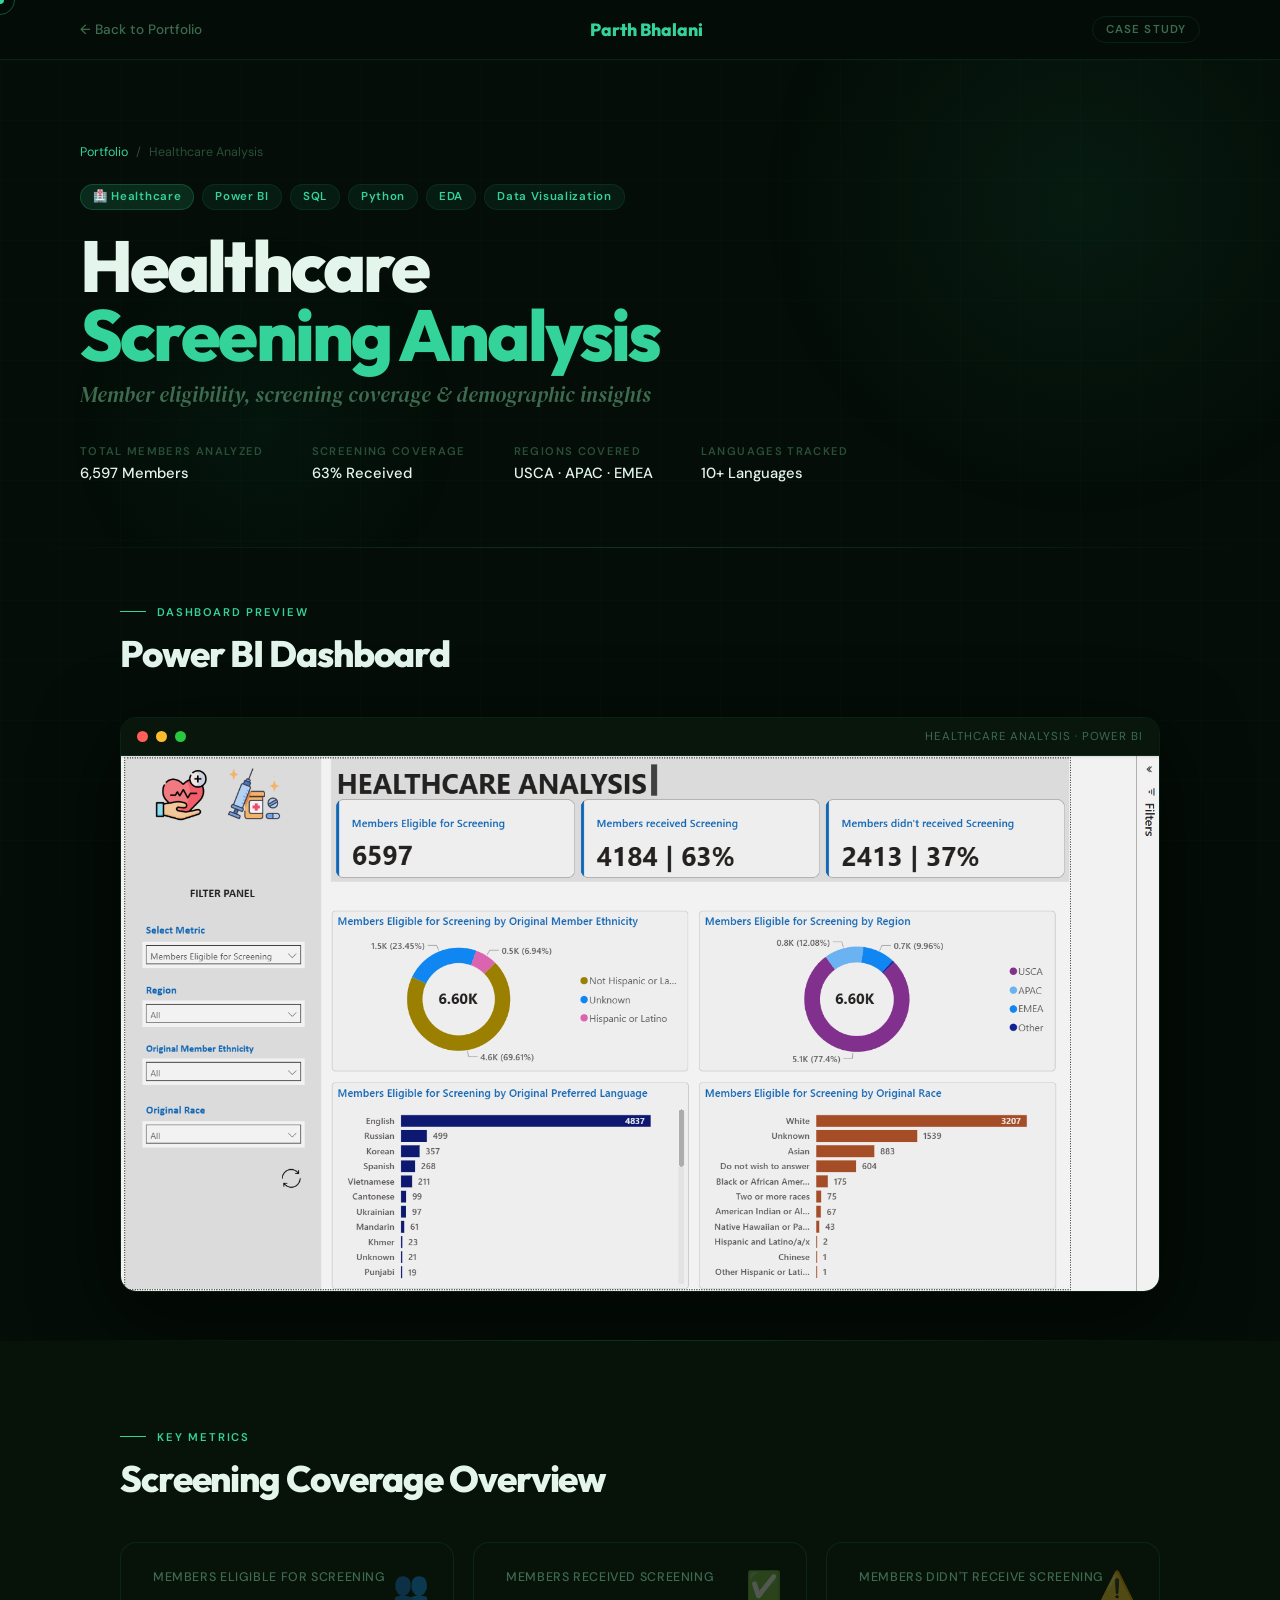
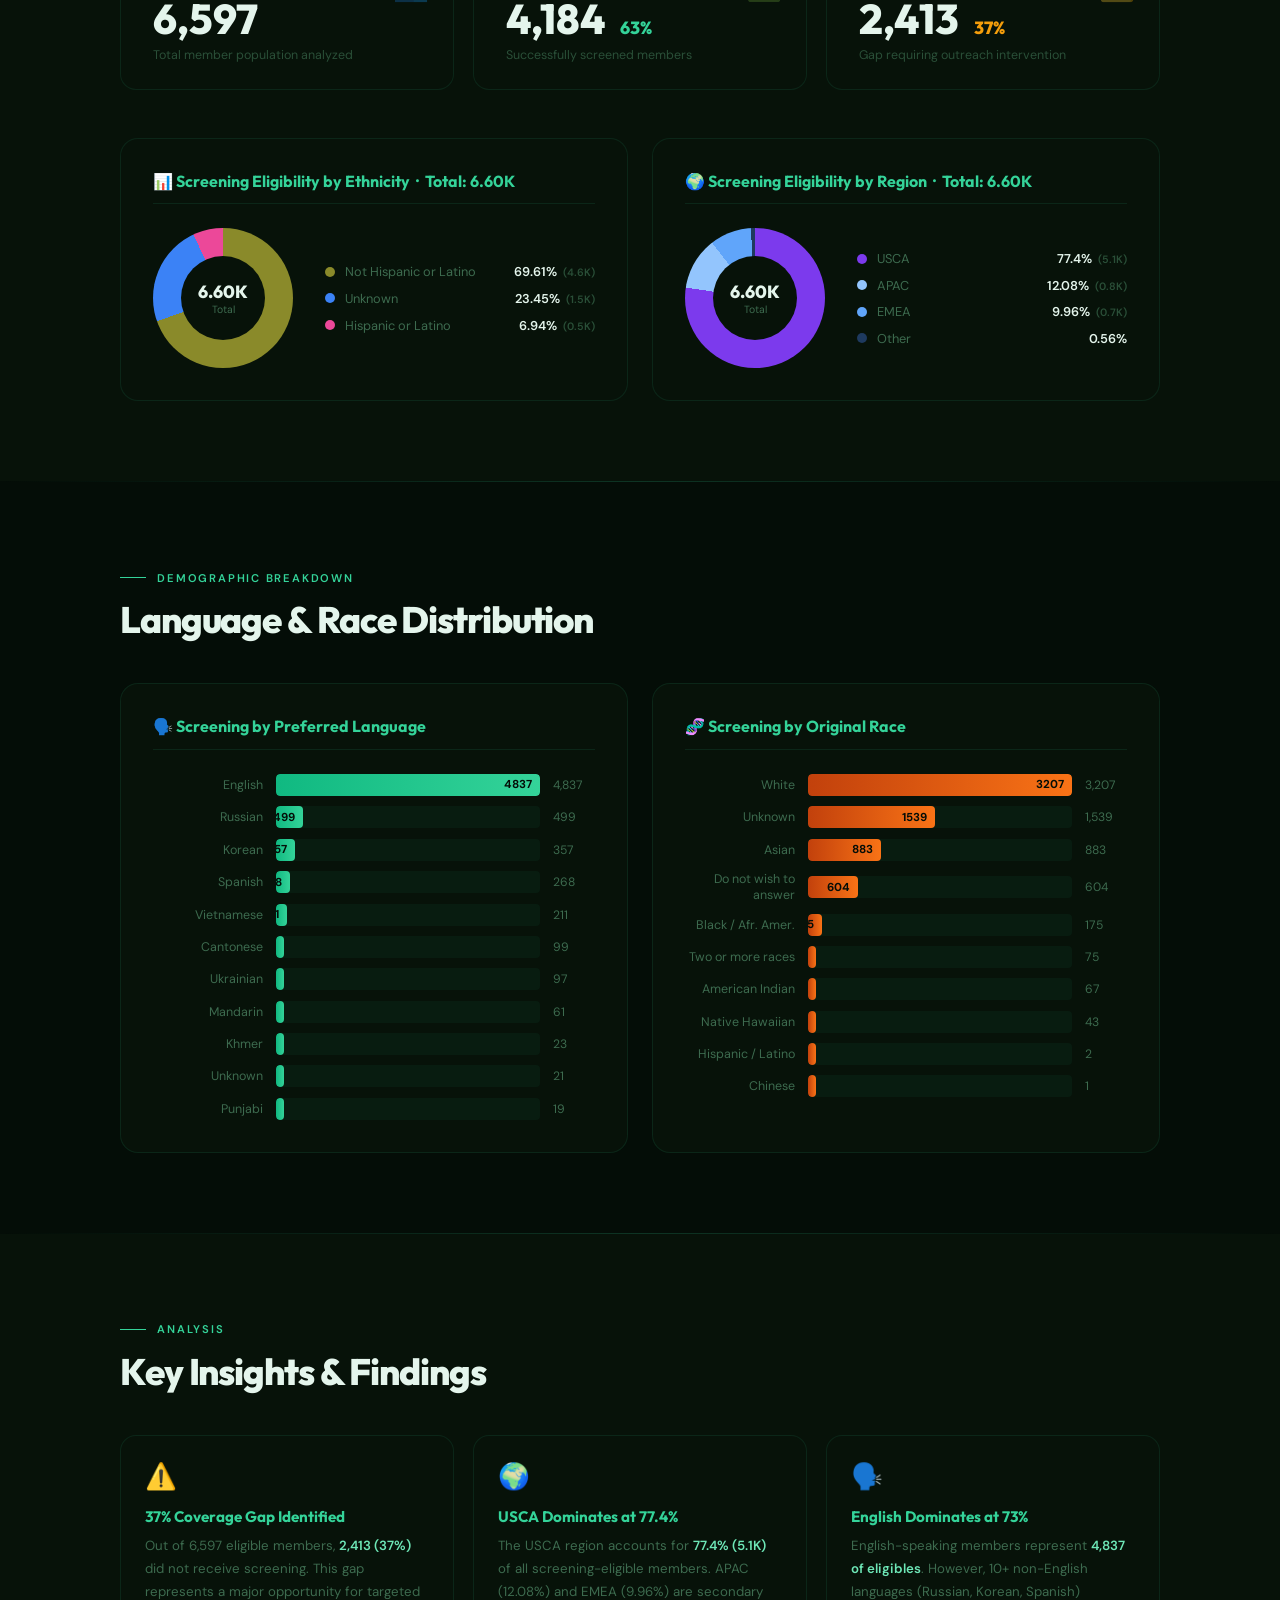
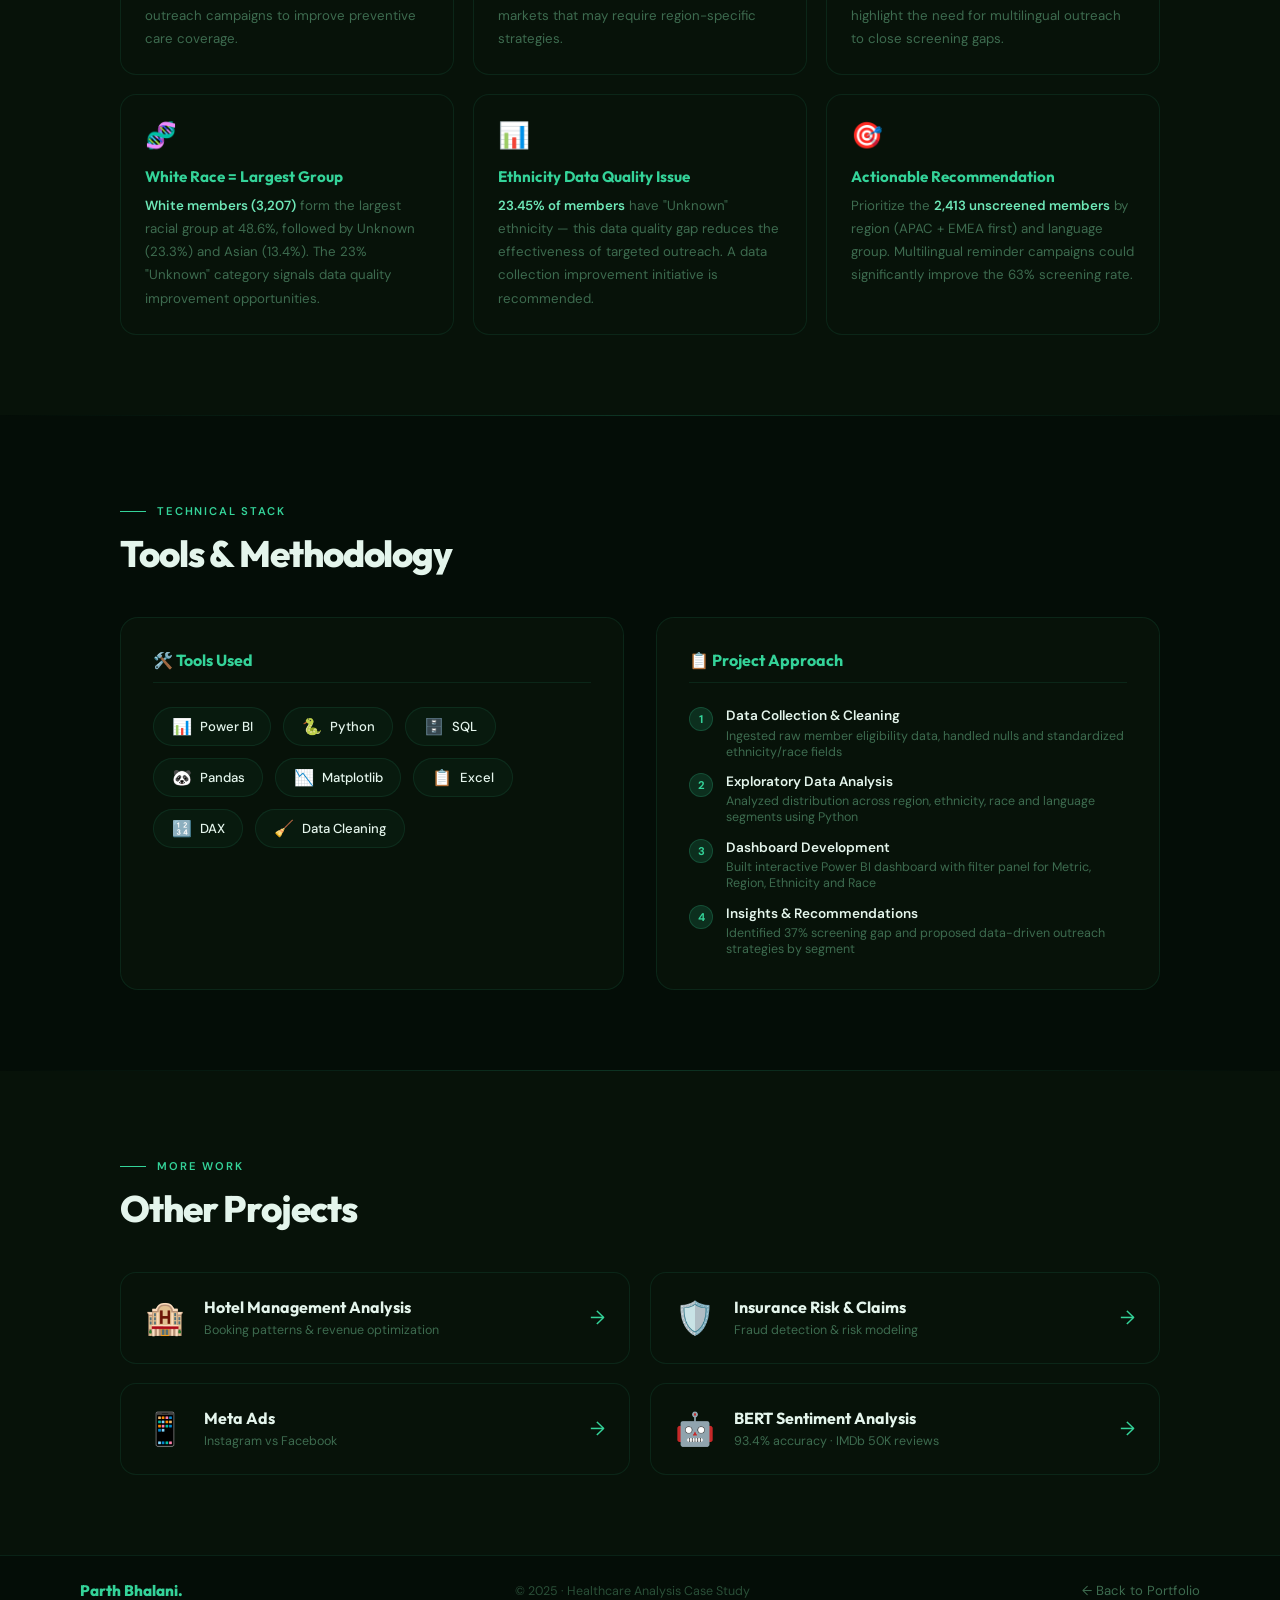
<file: healthcare_project.html>
<!DOCTYPE html>
<html lang="en">
<head>
<meta charset="UTF-8">
<meta name="viewport" content="width=device-width, initial-scale=1.0">
<title>Healthcare Analysis | Parth Bhalani</title>
<link href="https://fonts.googleapis.com/css2?family=Outfit:wght@300;400;500;600;700;800&family=DM+Serif+Display:ital@0;1&family=DM+Sans:wght@300;400;500&display=swap" rel="stylesheet">
<style>
  :root {
    --bg:     #040d07;
    --bg2:    #071209;
    --bg3:    #09160b;
    --accent: #34d399;
    --accent2:#10b981;
    --accent3:#6ee7b7;
    --glow:   rgba(52,211,153,.12);
    --border: rgba(52,211,153,.1);
    --bord2:  rgba(52,211,153,.2);
    --text:   #e4f5ec;
    --muted:  #3d6b4f;
    --muted2: #2a4f38;
    --surf:   rgba(52,211,153,.04);

    /* chart colours */
    --c-olive:   #8a8a2a;
    --c-blue:    #3b82f6;
    --c-pink:    #ec4899;
    --c-purple:  #7c3aed;
    --c-apac:    #93c5fd;
    --c-emea:    #60a5fa;
    --c-other:   #1e3a5f;
  }

  *,*::before,*::after{margin:0;padding:0;box-sizing:border-box;}
  html{scroll-behavior:smooth;}
  body{font-family:'DM Sans',sans-serif;background:var(--bg);color:var(--text);overflow-x:hidden;cursor:none;}

  /* cursor */
  #cur {width:8px;height:8px;background:var(--accent);border-radius:50%;position:fixed;pointer-events:none;z-index:9999;transform:translate(-50%,-50%);mix-blend-mode:screen;}
  #cur2{width:30px;height:30px;border:1.5px solid rgba(52,211,153,.35);border-radius:50%;position:fixed;pointer-events:none;z-index:9998;transform:translate(-50%,-50%);transition:width .2s,height .2s;}

  /* grid bg */
  body::before{content:'';position:fixed;inset:0;pointer-events:none;z-index:0;
    background-image:linear-gradient(rgba(52,211,153,.022) 1px,transparent 1px),linear-gradient(90deg,rgba(52,211,153,.022) 1px,transparent 1px);
    background-size:60px 60px;}

  /* ── NAV ── */
  nav{position:fixed;top:0;width:100%;z-index:100;padding:1rem 5rem;
    display:flex;justify-content:space-between;align-items:center;
    background:rgba(4,13,7,.9);backdrop-filter:blur(24px);
    border-bottom:1px solid var(--border);}
  .nav-back{display:flex;align-items:center;gap:.6rem;text-decoration:none;
    color:var(--muted);font-size:.85rem;font-weight:500;transition:color .2s;}
  .nav-back:hover{color:var(--accent);}
  .nav-logo{font-family:'Outfit',sans-serif;font-weight:800;font-size:1.1rem;color:var(--accent);}
  .nav-tag{font-size:.72rem;font-weight:600;letter-spacing:.1em;text-transform:uppercase;
    padding:.3rem .8rem;border:1px solid var(--border);border-radius:100px;color:var(--muted);}

  /* ── HERO ── */
  .proj-hero{min-height:60vh;display:flex;align-items:center;padding:9rem 5rem 4rem;
    position:relative;overflow:hidden;}
  .orb{position:absolute;border-radius:50%;pointer-events:none;}
  .orb1{width:700px;height:700px;top:-150px;right:-150px;
    background:radial-gradient(circle,rgba(52,211,153,.07) 0%,transparent 65%);
    animation:drift 10s ease-in-out infinite;}
  .orb2{width:400px;height:400px;bottom:-80px;left:5%;
    background:radial-gradient(circle,rgba(16,185,129,.05) 0%,transparent 70%);
    animation:drift 14s ease-in-out infinite reverse;}
  @keyframes drift{0%,100%{transform:translate(0,0)}33%{transform:translate(25px,-15px)}66%{transform:translate(-15px,12px)}}

  .hero-content{position:relative;z-index:2;max-width:780px;}
  .breadcrumb{display:flex;align-items:center;gap:.5rem;font-size:.78rem;color:var(--muted);
    margin-bottom:1.5rem;animation:fadeUp .6s ease both;}
  .breadcrumb a{color:var(--accent);text-decoration:none;}
  .breadcrumb span{color:var(--muted2);}

  .proj-badge-row{display:flex;flex-wrap:wrap;gap:.5rem;margin-bottom:1.4rem;animation:fadeUp .6s .08s ease both;}
  .pbadge{font-size:.72rem;font-weight:600;letter-spacing:.06em;padding:.28rem .75rem;
    border-radius:100px;color:var(--accent);background:rgba(52,211,153,.07);border:1px solid var(--border);}
  .pbadge-domain{background:rgba(52,211,153,.15);border-color:var(--bord2);}

  .proj-title{font-family:'Outfit',sans-serif;font-size:clamp(2.5rem,6vw,4.5rem);
    font-weight:800;letter-spacing:-.04em;line-height:.95;animation:fadeUp .6s .14s ease both;}
  .proj-title em{color:var(--accent);font-style:normal;}
  .proj-subtitle{font-family:'DM Serif Display',serif;font-style:italic;
    font-size:1.3rem;color:var(--muted);margin-top:.7rem;animation:fadeUp .6s .2s ease both;}

  .hero-meta{display:flex;gap:3rem;margin-top:2.2rem;animation:fadeUp .6s .26s ease both;}
  
  .meta-label{font-size:.7rem;font-weight:600;letter-spacing:.12em;text-transform:uppercase;color:var(--muted2);margin-bottom:.3rem;}
  .meta-val{font-size:.92rem;font-weight:500;color:var(--text);}

  @keyframes fadeUp{from{opacity:0;transform:translateY(20px)}to{opacity:1;transform:translateY(0)}}

  /* ── SECTIONS ── */
  .sec{position:relative;z-index:2;}
  .inner{max-width:1200px;margin:0 auto;padding:5rem 5rem;}
  .sec-label{display:inline-flex;align-items:center;gap:.7rem;font-size:.7rem;font-weight:600;
    letter-spacing:.16em;text-transform:uppercase;color:var(--accent);margin-bottom:.7rem;}
  .sec-label::before{content:'';width:26px;height:1px;background:var(--accent);}
  .sec-title{font-family:'Outfit',sans-serif;font-size:clamp(1.7rem,3vw,2.3rem);
    font-weight:800;letter-spacing:-.03em;margin-bottom:2.5rem;}
  .sec-div{position:relative;z-index:2;height:1px;
    background:linear-gradient(90deg,transparent,var(--bord2),transparent);}

  /* scroll reveal */
  .reveal{opacity:0;transform:translateY(24px);transition:opacity .7s ease,transform .7s ease;}
  .reveal.on{opacity:1;transform:translateY(0);}

  /* ── KPI CARDS ── */
  .kpi-grid{display:grid;grid-template-columns:repeat(3,1fr);gap:1.2rem;margin-bottom:3rem;}
  .kpi-card{background:var(--bg2);border:1px solid var(--border);border-radius:16px;padding:1.6rem 2rem;
    position:relative;overflow:hidden;transition:border-color .3s,transform .3s;}
  .kpi-card::before{content:'';position:absolute;top:0;left:0;right:0;height:2px;opacity:0;transition:opacity .3s;}
  .kpi-card:hover{border-color:var(--bord2);transform:translateY(-4px);}
  .kpi-card:hover::before{opacity:1;}
  .kpi-card.k1::before{background:linear-gradient(90deg,var(--accent2),var(--accent));}
  .kpi-card.k2::before{background:linear-gradient(90deg,#3b82f6,#06b6d4);}
  .kpi-card.k3::before{background:linear-gradient(90deg,#f59e0b,#ef4444);}
  .kpi-lbl{font-size:.78rem;font-weight:500;letter-spacing:.05em;color:var(--muted);margin-bottom:.8rem;text-transform:uppercase;}
  .kpi-val{font-family:'Outfit',sans-serif;font-size:2.6rem;font-weight:800;line-height:1;color:var(--text);}
  .kpi-val em{font-size:1.1rem;color:var(--accent);font-style:normal;margin-left:.4rem;}
  .kpi-sub{font-size:.78rem;color:var(--muted2);margin-top:.5rem;}
  .kpi-icon{position:absolute;right:1.5rem;top:1.5rem;font-size:1.8rem;opacity:.3;}

  /* ── OVERVIEW CARDS ── */
  .overview-grid{display:grid;grid-template-columns:1fr 1fr;gap:1.5rem;}
  .ov-card{background:var(--bg2);border:1px solid var(--border);border-radius:18px;padding:2rem;
    transition:border-color .3s;}
  .ov-card:hover{border-color:var(--bord2);}
  .ov-card-title{font-family:'Outfit',sans-serif;font-size:1rem;font-weight:700;
    color:var(--accent);margin-bottom:1.5rem;padding-bottom:.8rem;
    border-bottom:1px solid var(--border);}

  /* donut chart (CSS only) */
  .donut-wrap{display:flex;align-items:center;gap:2rem;}
  .donut{width:140px;height:140px;border-radius:50%;flex-shrink:0;position:relative;}
  .donut-inner{position:absolute;inset:28px;border-radius:50%;background:var(--bg2);
    display:flex;flex-direction:column;align-items:center;justify-content:center;}
  .donut-val{font-family:'Outfit',sans-serif;font-size:1.1rem;font-weight:800;color:var(--text);}
  .donut-sub{font-size:.65rem;color:var(--muted);}
  .donut-legend{display:flex;flex-direction:column;gap:.6rem;flex:1;}
  .leg-item{display:flex;align-items:center;gap:.6rem;font-size:.8rem;}
  .leg-dot{width:10px;height:10px;border-radius:50%;flex-shrink:0;}
  .leg-name{color:var(--muted);flex:1;}
  .leg-pct{font-weight:600;color:var(--text);}

  /* ethnicity donut */
  .eth-donut{background:conic-gradient(
    var(--c-olive) 0% 69.61%,
    var(--c-blue) 69.61% 93.06%,
    var(--c-pink) 93.06% 100%
  );}
  /* region donut */
  .reg-donut{background:conic-gradient(
    var(--c-purple) 0% 77.4%,
    var(--c-apac) 77.4% 89.48%,
    var(--c-emea) 89.48% 99.04%,
    var(--c-other) 99.04% 100%
  );}

  /* ── BAR CHARTS ── */
  .bar-chart-wrap{display:flex;flex-direction:column;gap:.65rem;}
  .bc-row{display:flex;align-items:center;gap:.8rem;}
  .bc-label{font-size:.78rem;color:var(--muted);width:110px;text-align:right;flex-shrink:0;}
  .bc-track{flex:1;height:22px;background:rgba(52,211,153,.05);border-radius:4px;
    overflow:hidden;position:relative;}
  .bc-fill{height:100%;border-radius:4px;display:flex;align-items:center;
    padding-right:.5rem;justify-content:flex-end;
    font-size:.72rem;font-weight:700;color:var(--bg);
    transition:width 1.4s cubic-bezier(.4,0,.2,1);}
  .bc-fill.lang{background:linear-gradient(90deg,var(--accent2),var(--accent));}
  .bc-fill.race{background:linear-gradient(90deg,#c2410c,#f97316);}
  .bc-num{font-size:.76rem;color:var(--muted);width:42px;flex-shrink:0;}

  /* ── INSIGHTS ── */
  .insights-grid{display:grid;grid-template-columns:repeat(3,1fr);gap:1.2rem;}
  .ins-card{background:var(--bg2);border:1px solid var(--border);border-radius:16px;padding:1.5rem;
    transition:all .3s;}
  .ins-card:hover{border-color:var(--bord2);transform:translateY(-4px);}
  .ins-icon{font-size:1.6rem;margin-bottom:.9rem;}
  .ins-title{font-family:'Outfit',sans-serif;font-size:.95rem;font-weight:700;color:var(--accent);margin-bottom:.5rem;}
  .ins-text{font-size:.83rem;line-height:1.75;color:var(--muted);}
  .ins-highlight{color:var(--accent3);font-weight:600;}

  /* ── TOOLS ── */
  .tools-row{display:flex;flex-wrap:wrap;gap:.75rem;}
  .tool-chip{display:flex;align-items:center;gap:.5rem;
    padding:.5rem 1.1rem;border-radius:100px;
    background:var(--surf);border:1px solid var(--border);
    font-size:.82rem;font-weight:500;color:var(--text);
    transition:all .2s;}
  .tool-chip:hover{border-color:var(--bord2);background:rgba(52,211,153,.08);}
  .tool-ico{font-size:1rem;}

  /* ── DASHBOARD PREVIEW ── */
  .dash-preview-wrap{border-radius:16px;overflow:hidden;border:1px solid var(--border);
    box-shadow:0 24px 80px rgba(0,0,0,.6);transition:border-color .3s;}
  .dash-preview-wrap:hover{border-color:var(--bord2);}
  .dash-preview-bar{background:var(--bg3);padding:.7rem 1rem;display:flex;align-items:center;gap:.5rem;
    border-bottom:1px solid var(--border);}
  .db-dot{width:11px;height:11px;border-radius:50%;}
  .dash-img{width:100%;display:block;filter:brightness(.95);}
  .dash-label{font-size:.72rem;color:var(--muted);margin-left:auto;letter-spacing:.08em;text-transform:uppercase;}

  /* ── NEXT PROJECT TEASER ── */
  .next-grid{display:grid;grid-template-columns:1fr 1fr;gap:1.2rem;}
  .next-card{background:var(--bg2);border:1px solid var(--border);border-radius:16px;padding:1.5rem;
    text-decoration:none;color:var(--text);display:flex;align-items:center;gap:1.2rem;
    transition:all .3s;}
  .next-card:hover{border-color:var(--bord2);transform:translateY(-4px);}
  .next-ico{font-size:2rem;}
  .next-title{font-family:'Outfit',sans-serif;font-size:1rem;font-weight:700;margin-bottom:.3rem;}
  .next-sub{font-size:.78rem;color:var(--muted);}
  .next-arr{margin-left:auto;color:var(--accent);font-size:1.2rem;}

  /* ── FOOTER ── */
  footer{position:relative;z-index:2;border-top:1px solid var(--border);padding:1.6rem 5rem;
    display:flex;justify-content:space-between;align-items:center;background:var(--bg);}
  .f-logo{font-family:'Outfit',sans-serif;font-weight:800;font-size:.95rem;color:var(--accent);}
  .f-copy{font-size:.78rem;color:var(--muted2);}
  .f-back{font-size:.82rem;color:var(--muted);text-decoration:none;transition:color .2s;}
  .f-back:hover{color:var(--accent);}

  @media(max-width:768px){
    nav{padding:1rem 1.5rem;}
    .proj-hero,.inner{padding-left:1.5rem;padding-right:1.5rem;}
    .kpi-grid,.overview-grid,.insights-grid,.next-grid{grid-template-columns:1fr;}
    footer{flex-direction:column;gap:.8rem;padding:1.2rem;text-align:center;}
  }
</style>
</head>
<body>

<div id="cur"></div>
<div id="cur2"></div>

<!-- NAV -->
<nav>
  <a href="index.html" class="nav-back">← Back to Portfolio</a>
  <div class="nav-logo">Parth Bhalani</div>
  <div class="nav-tag">Case Study</div>
</nav>

<!-- HERO -->
<section class="proj-hero sec">
  <div class="orb orb1"></div>
  <div class="orb orb2"></div>
  <div class="hero-content">
    <div class="breadcrumb reveal">
      <a href="index.html">Portfolio</a>
      <span>/</span>
      <span>Healthcare Analysis</span>
    </div>
    <div class="proj-badge-row reveal">
      <span class="pbadge pbadge-domain">🏥 Healthcare</span>
      <span class="pbadge">Power BI</span>
      <span class="pbadge">SQL</span>
      <span class="pbadge">Python</span>
      <span class="pbadge">EDA</span>
      <span class="pbadge">Data Visualization</span>
    </div>
    <h1 class="proj-title">Healthcare<br><em>Screening Analysis</em></h1>
    <p class="proj-subtitle">Member eligibility, screening coverage & demographic insights</p>
    <div class="hero-meta reveal">
      <div class="meta-item">
        <div class="meta-label">Total Members Analyzed</div>
        <div class="meta-val">6,597 Members</div>
      </div>
      <div class="meta-item">
        <div class="meta-label">Screening Coverage</div>
        <div class="meta-val">63% Received</div>
      </div>
      <div class="meta-item">
        <div class="meta-label">Regions Covered</div>
        <div class="meta-val">USCA · APAC · EMEA</div>
      </div>
      <div class="meta-item">
        <div class="meta-label">Languages Tracked</div>
        <div class="meta-val">10+ Languages</div>
      </div>
    </div>
  </div>
</section>

<div class="sec-div"></div>

<!-- DASHBOARD SCREENSHOT -->
<section class="sec">
  <div class="inner" style="padding-top:3rem;padding-bottom:3rem;">
    <div class="sec-label reveal">Dashboard Preview</div>
    <h2 class="sec-title reveal">Power BI Dashboard</h2>
    <div class="dash-preview-wrap reveal">
      <div class="dash-preview-bar">
        <div class="db-dot" style="background:#ff5f57"></div>
        <div class="db-dot" style="background:#febc2e"></div>
        <div class="db-dot" style="background:#28c840"></div>
        <span class="dash-label">Healthcare Analysis · Power BI</span>
      </div>
      <img class="dash-img" src="Assets/HealthCare dash.png" alt="Healthcare Analysis Dashboard">
    </div>
  </div>
</section>

<div class="sec-div"></div>

<!-- KPI SECTION -->
<section class="sec" style="background:var(--bg2);">
  <div class="inner">
    <div class="sec-label reveal">Key Metrics</div>
    <h2 class="sec-title reveal">Screening Coverage Overview</h2>
    <div class="kpi-grid reveal">
      <div class="kpi-card k1">
        <div class="kpi-icon">👥</div>
        <div class="kpi-lbl">Members Eligible for Screening</div>
        <div class="kpi-val">6,597</div>
        <div class="kpi-sub">Total member population analyzed</div>
      </div>
      <div class="kpi-card k2">
        <div class="kpi-icon">✅</div>
        <div class="kpi-lbl">Members Received Screening</div>
        <div class="kpi-val">4,184 <em>63%</em></div>
        <div class="kpi-sub">Successfully screened members</div>
      </div>
      <div class="kpi-card k3">
        <div class="kpi-icon">⚠️</div>
        <div class="kpi-lbl">Members Didn't Receive Screening</div>
        <div class="kpi-val">2,413 <em style="color:#f59e0b">37%</em></div>
        <div class="kpi-sub">Gap requiring outreach intervention</div>
      </div>
    </div>

    <!-- DONUT CHARTS -->
    <div class="overview-grid reveal">

      <!-- Ethnicity -->
      <div class="ov-card">
        <div class="ov-card-title">📊 Screening Eligibility by Ethnicity &nbsp;·&nbsp; Total: 6.60K</div>
        <div class="donut-wrap">
          <div class="donut eth-donut">
            <div class="donut-inner">
              <div class="donut-val">6.60K</div>
              <div class="donut-sub">Total</div>
            </div>
          </div>
          <div class="donut-legend">
            <div class="leg-item">
              <div class="leg-dot" style="background:var(--c-olive)"></div>
              <span class="leg-name">Not Hispanic or Latino</span>
              <span class="leg-pct">69.61% &nbsp;<small style="color:var(--muted2)">(4.6K)</small></span>
            </div>
            <div class="leg-item">
              <div class="leg-dot" style="background:var(--c-blue)"></div>
              <span class="leg-name">Unknown</span>
              <span class="leg-pct">23.45% &nbsp;<small style="color:var(--muted2)">(1.5K)</small></span>
            </div>
            <div class="leg-item">
              <div class="leg-dot" style="background:var(--c-pink)"></div>
              <span class="leg-name">Hispanic or Latino</span>
              <span class="leg-pct">6.94% &nbsp;<small style="color:var(--muted2)">(0.5K)</small></span>
            </div>
          </div>
        </div>
      </div>

      <!-- Region -->
      <div class="ov-card">
        <div class="ov-card-title">🌍 Screening Eligibility by Region &nbsp;·&nbsp; Total: 6.60K</div>
        <div class="donut-wrap">
          <div class="donut reg-donut">
            <div class="donut-inner">
              <div class="donut-val">6.60K</div>
              <div class="donut-sub">Total</div>
            </div>
          </div>
          <div class="donut-legend">
            <div class="leg-item">
              <div class="leg-dot" style="background:var(--c-purple)"></div>
              <span class="leg-name">USCA</span>
              <span class="leg-pct">77.4% &nbsp;<small style="color:var(--muted2)">(5.1K)</small></span>
            </div>
            <div class="leg-item">
              <div class="leg-dot" style="background:var(--c-apac)"></div>
              <span class="leg-name">APAC</span>
              <span class="leg-pct">12.08% &nbsp;<small style="color:var(--muted2)">(0.8K)</small></span>
            </div>
            <div class="leg-item">
              <div class="leg-dot" style="background:var(--c-emea)"></div>
              <span class="leg-name">EMEA</span>
              <span class="leg-pct">9.96% &nbsp;<small style="color:var(--muted2)">(0.7K)</small></span>
            </div>
            <div class="leg-item">
              <div class="leg-dot" style="background:var(--c-other)"></div>
              <span class="leg-name">Other</span>
              <span class="leg-pct">0.56%</span>
            </div>
          </div>
        </div>
      </div>

    </div>
  </div>
</section>

<div class="sec-div"></div>

<!-- BAR CHARTS -->
<section class="sec">
  <div class="inner">
    <div class="sec-label reveal">Demographic Breakdown</div>
    <h2 class="sec-title reveal">Language & Race Distribution</h2>
    <div class="overview-grid">

      <!-- Language -->
      <div class="ov-card reveal">
        <div class="ov-card-title">🗣️ Screening by Preferred Language</div>
        <div class="bar-chart-wrap" id="langBars">
          <div class="bc-row"><span class="bc-label">English</span><div class="bc-track"><div class="bc-fill lang" data-w="100" style="width:0%">4837</div></div><span class="bc-num">4,837</span></div>
          <div class="bc-row"><span class="bc-label">Russian</span><div class="bc-track"><div class="bc-fill lang" data-w="10.3" style="width:0%">499</div></div><span class="bc-num">499</span></div>
          <div class="bc-row"><span class="bc-label">Korean</span><div class="bc-track"><div class="bc-fill lang" data-w="7.4" style="width:0%">357</div></div><span class="bc-num">357</span></div>
          <div class="bc-row"><span class="bc-label">Spanish</span><div class="bc-track"><div class="bc-fill lang" data-w="5.5" style="width:0%">268</div></div><span class="bc-num">268</span></div>
          <div class="bc-row"><span class="bc-label">Vietnamese</span><div class="bc-track"><div class="bc-fill lang" data-w="4.4" style="width:0%">211</div></div><span class="bc-num">211</span></div>
          <div class="bc-row"><span class="bc-label">Cantonese</span><div class="bc-track"><div class="bc-fill lang" data-w="2.0" style="width:0%">99</div></div><span class="bc-num">99</span></div>
          <div class="bc-row"><span class="bc-label">Ukrainian</span><div class="bc-track"><div class="bc-fill lang" data-w="2.0" style="width:0%">97</div></div><span class="bc-num">97</span></div>
          <div class="bc-row"><span class="bc-label">Mandarin</span><div class="bc-track"><div class="bc-fill lang" data-w="1.3" style="width:0%">61</div></div><span class="bc-num">61</span></div>
          <div class="bc-row"><span class="bc-label">Khmer</span><div class="bc-track"><div class="bc-fill lang" data-w="0.5" style="width:0%">23</div></div><span class="bc-num">23</span></div>
          <div class="bc-row"><span class="bc-label">Unknown</span><div class="bc-track"><div class="bc-fill lang" data-w="0.4" style="width:0%">21</div></div><span class="bc-num">21</span></div>
          <div class="bc-row"><span class="bc-label">Punjabi</span><div class="bc-track"><div class="bc-fill lang" data-w="0.4" style="width:0%">19</div></div><span class="bc-num">19</span></div>
        </div>
      </div>

      <!-- Race -->
      <div class="ov-card reveal">
        <div class="ov-card-title">🧬 Screening by Original Race</div>
        <div class="bar-chart-wrap" id="raceBars">
          <div class="bc-row"><span class="bc-label">White</span><div class="bc-track"><div class="bc-fill race" data-w="100" style="width:0%">3207</div></div><span class="bc-num">3,207</span></div>
          <div class="bc-row"><span class="bc-label">Unknown</span><div class="bc-track"><div class="bc-fill race" data-w="48" style="width:0%">1539</div></div><span class="bc-num">1,539</span></div>
          <div class="bc-row"><span class="bc-label">Asian</span><div class="bc-track"><div class="bc-fill race" data-w="27.5" style="width:0%">883</div></div><span class="bc-num">883</span></div>
          <div class="bc-row"><span class="bc-label">Do not wish to answer</span><div class="bc-track"><div class="bc-fill race" data-w="18.8" style="width:0%">604</div></div><span class="bc-num">604</span></div>
          <div class="bc-row"><span class="bc-label">Black / Afr. Amer.</span><div class="bc-track"><div class="bc-fill race" data-w="5.5" style="width:0%">175</div></div><span class="bc-num">175</span></div>
          <div class="bc-row"><span class="bc-label">Two or more races</span><div class="bc-track"><div class="bc-fill race" data-w="2.3" style="width:0%">75</div></div><span class="bc-num">75</span></div>
          <div class="bc-row"><span class="bc-label">American Indian</span><div class="bc-track"><div class="bc-fill race" data-w="2.1" style="width:0%">67</div></div><span class="bc-num">67</span></div>
          <div class="bc-row"><span class="bc-label">Native Hawaiian</span><div class="bc-track"><div class="bc-fill race" data-w="1.3" style="width:0%">43</div></div><span class="bc-num">43</span></div>
          <div class="bc-row"><span class="bc-label">Hispanic / Latino</span><div class="bc-track"><div class="bc-fill race" data-w="0.1" style="width:0%">2</div></div><span class="bc-num">2</span></div>
          <div class="bc-row"><span class="bc-label">Chinese</span><div class="bc-track"><div class="bc-fill race" data-w="0.03" style="width:0%">1</div></div><span class="bc-num">1</span></div>
        </div>
      </div>

    </div>
  </div>
</section>

<div class="sec-div"></div>

<!-- KEY INSIGHTS -->
<section class="sec" style="background:var(--bg2);">
  <div class="inner">
    <div class="sec-label reveal">Analysis</div>
    <h2 class="sec-title reveal">Key Insights & Findings</h2>
    <div class="insights-grid">

      <div class="ins-card reveal">
        <div class="ins-icon">⚠️</div>
        <div class="ins-title">37% Coverage Gap Identified</div>
        <div class="ins-text">Out of 6,597 eligible members, <span class="ins-highlight">2,413 (37%)</span> did not receive screening. This gap represents a major opportunity for targeted outreach campaigns to improve preventive care coverage.</div>
      </div>

      <div class="ins-card reveal">
        <div class="ins-icon">🌍</div>
        <div class="ins-title">USCA Dominates at 77.4%</div>
        <div class="ins-text">The USCA region accounts for <span class="ins-highlight">77.4% (5.1K)</span> of all screening-eligible members. APAC (12.08%) and EMEA (9.96%) are secondary markets that may require region-specific strategies.</div>
      </div>

      <div class="ins-card reveal">
        <div class="ins-icon">🗣️</div>
        <div class="ins-title">English Dominates at 73%</div>
        <div class="ins-text">English-speaking members represent <span class="ins-highlight">4,837 of eligibles</span>. However, 10+ non-English languages (Russian, Korean, Spanish) highlight the need for multilingual outreach to close screening gaps.</div>
      </div>

      <div class="ins-card reveal">
        <div class="ins-icon">🧬</div>
        <div class="ins-title">White Race = Largest Group</div>
        <div class="ins-text"><span class="ins-highlight">White members (3,207)</span> form the largest racial group at 48.6%, followed by Unknown (23.3%) and Asian (13.4%). The 23% "Unknown" category signals data quality improvement opportunities.</div>
      </div>

      <div class="ins-card reveal">
        <div class="ins-icon">📊</div>
        <div class="ins-title">Ethnicity Data Quality Issue</div>
        <div class="ins-text"><span class="ins-highlight">23.45% of members</span> have "Unknown" ethnicity — this data quality gap reduces the effectiveness of targeted outreach. A data collection improvement initiative is recommended.</div>
      </div>

      <div class="ins-card reveal">
        <div class="ins-icon">🎯</div>
        <div class="ins-title">Actionable Recommendation</div>
        <div class="ins-text">Prioritize the <span class="ins-highlight">2,413 unscreened members</span> by region (APAC + EMEA first) and language group. Multilingual reminder campaigns could significantly improve the 63% screening rate.</div>
      </div>

    </div>
  </div>
</section>

<div class="sec-div"></div>

<!-- TOOLS & APPROACH -->
<section class="sec">
  <div class="inner">
    <div class="sec-label reveal">Technical Stack</div>
    <h2 class="sec-title reveal">Tools & Methodology</h2>
    <div style="display:grid;grid-template-columns:1fr 1fr;gap:2rem;">
      <div class="ov-card reveal">
        <div class="ov-card-title">🛠️ Tools Used</div>
        <div class="tools-row">
          <div class="tool-chip"><span class="tool-ico">📊</span> Power BI</div>
          <div class="tool-chip"><span class="tool-ico">🐍</span> Python</div>
          <div class="tool-chip"><span class="tool-ico">🗄️</span> SQL</div>
          <div class="tool-chip"><span class="tool-ico">🐼</span> Pandas</div>
          <div class="tool-chip"><span class="tool-ico">📉</span> Matplotlib</div>
          <div class="tool-chip"><span class="tool-ico">📋</span> Excel</div>
          <div class="tool-chip"><span class="tool-ico">🔢</span> DAX</div>
          <div class="tool-chip"><span class="tool-ico">🧹</span> Data Cleaning</div>
        </div>
      </div>
      <div class="ov-card reveal">
        <div class="ov-card-title">📋 Project Approach</div>
        <div style="display:flex;flex-direction:column;gap:.85rem;">
          <div style="display:flex;gap:.8rem;align-items:flex-start;">
            <div style="width:24px;height:24px;border-radius:50%;background:rgba(52,211,153,.15);border:1px solid var(--bord2);display:flex;align-items:center;justify-content:center;font-size:.7rem;font-weight:700;color:var(--accent);flex-shrink:0;">1</div>
            <div><div style="font-size:.85rem;font-weight:600;color:var(--text);margin-bottom:.2rem;">Data Collection & Cleaning</div><div style="font-size:.78rem;color:var(--muted);">Ingested raw member eligibility data, handled nulls and standardized ethnicity/race fields</div></div>
          </div>
          <div style="display:flex;gap:.8rem;align-items:flex-start;">
            <div style="width:24px;height:24px;border-radius:50%;background:rgba(52,211,153,.15);border:1px solid var(--bord2);display:flex;align-items:center;justify-content:center;font-size:.7rem;font-weight:700;color:var(--accent);flex-shrink:0;">2</div>
            <div><div style="font-size:.85rem;font-weight:600;color:var(--text);margin-bottom:.2rem;">Exploratory Data Analysis</div><div style="font-size:.78rem;color:var(--muted);">Analyzed distribution across region, ethnicity, race and language segments using Python</div></div>
          </div>
          <div style="display:flex;gap:.8rem;align-items:flex-start;">
            <div style="width:24px;height:24px;border-radius:50%;background:rgba(52,211,153,.15);border:1px solid var(--bord2);display:flex;align-items:center;justify-content:center;font-size:.7rem;font-weight:700;color:var(--accent);flex-shrink:0;">3</div>
            <div><div style="font-size:.85rem;font-weight:600;color:var(--text);margin-bottom:.2rem;">Dashboard Development</div><div style="font-size:.78rem;color:var(--muted);">Built interactive Power BI dashboard with filter panel for Metric, Region, Ethnicity and Race</div></div>
          </div>
          <div style="display:flex;gap:.8rem;align-items:flex-start;">
            <div style="width:24px;height:24px;border-radius:50%;background:rgba(52,211,153,.15);border:1px solid var(--bord2);display:flex;align-items:center;justify-content:center;font-size:.7rem;font-weight:700;color:var(--accent);flex-shrink:0;">4</div>
            <div><div style="font-size:.85rem;font-weight:600;color:var(--text);margin-bottom:.2rem;">Insights & Recommendations</div><div style="font-size:.78rem;color:var(--muted);">Identified 37% screening gap and proposed data-driven outreach strategies by segment</div></div>
          </div>
        </div>
      </div>
    </div>
  </div>
</section>

<div class="sec-div"></div>

<!-- OTHER PROJECTS -->
<section class="sec" style="background:var(--bg2);">
  <div class="inner">
    <div class="sec-label reveal">More Work</div>
    <h2 class="sec-title reveal">Other Projects</h2>
    <div class="next-grid reveal">
      <a href="hotel_project.html" class="next-card">
        <div class="next-ico">🏨</div>
        <div>
          <div class="next-title">Hotel Management Analysis</div>
          <div class="next-sub">Booking patterns & revenue optimization</div>
        </div>
        <div class="next-arr">→</div>
      </a>
      <a href="insurance_project.html" class="next-card">
        <div class="next-ico">🛡️</div>
        <div>
          <div class="next-title">Insurance Risk & Claims</div>
          <div class="next-sub">Fraud detection & risk modeling</div>
        </div>
        <div class="next-arr">→</div>
      </a>
      <a href="meta_ads_project.html" class="next-card">
        <div class="next-ico">📱</div>
        <div>
          <div class="next-title">Meta Ads</div>
          <div class="next-sub">Instagram vs Facebook</div>
        </div>
        <div class="next-arr">→</div>
      </a>
      <a href="bert_sentiment_project.html" class="next-card">
        <div class="next-ico">🤖</div>
        <div>
          <div class="next-title">BERT Sentiment Analysis</div>
          <div class="next-sub">93.4% accuracy · IMDb 50K reviews</div>
        </div>
        <div class="next-arr">→</div>
      </a>
    </div>
  </div>
</section>

<!-- FOOTER -->
<footer>
  <div class="f-logo">Parth Bhalani.</div>
  <div class="f-copy">© 2025 · Healthcare Analysis Case Study</div>
  <a href="index.html" class="f-back">← Back to Portfolio</a>
</footer>

<script>
  /* cursor */
  const c=document.getElementById('cur'),r=document.getElementById('cur2');
  let mx=0,my=0,rx=0,ry=0;
  document.addEventListener('mousemove',e=>{mx=e.clientX;my=e.clientY;c.style.left=mx+'px';c.style.top=my+'px';});
  (function loop(){rx+=(mx-rx)*.13;ry+=(my-ry)*.13;r.style.left=rx+'px';r.style.top=ry+'px';requestAnimationFrame(loop);})();
  document.querySelectorAll('a,button,.kpi-card,.ov-card,.ins-card,.next-card').forEach(el=>{
    el.addEventListener('mouseenter',()=>{r.style.width='44px';r.style.height='44px';});
    el.addEventListener('mouseleave',()=>{r.style.width='30px';r.style.height='30px';});
  });

  /* scroll reveal */
  const obs=new IntersectionObserver(entries=>{
    entries.forEach((e,i)=>{if(e.isIntersecting){setTimeout(()=>e.target.classList.add('on'),i*70);obs.unobserve(e.target);}});
  },{threshold:.08});
  document.querySelectorAll('.reveal').forEach(el=>obs.observe(el));

  /* animate bars on scroll */
  const barObs=new IntersectionObserver(entries=>{
    entries.forEach(e=>{
      if(e.isIntersecting){
        e.target.querySelectorAll('.bc-fill').forEach((b,i)=>{
          const w=b.dataset.w;
          setTimeout(()=>{b.style.transition='width 1.3s cubic-bezier(.4,0,.2,1)';b.style.width=w+'%';},i*60);
        });
        barObs.unobserve(e.target);
      }
    });
  },{threshold:.2});
  document.querySelectorAll('#langBars,#raceBars').forEach(el=>barObs.observe(el));
</script>
</body>
</html>
</file>
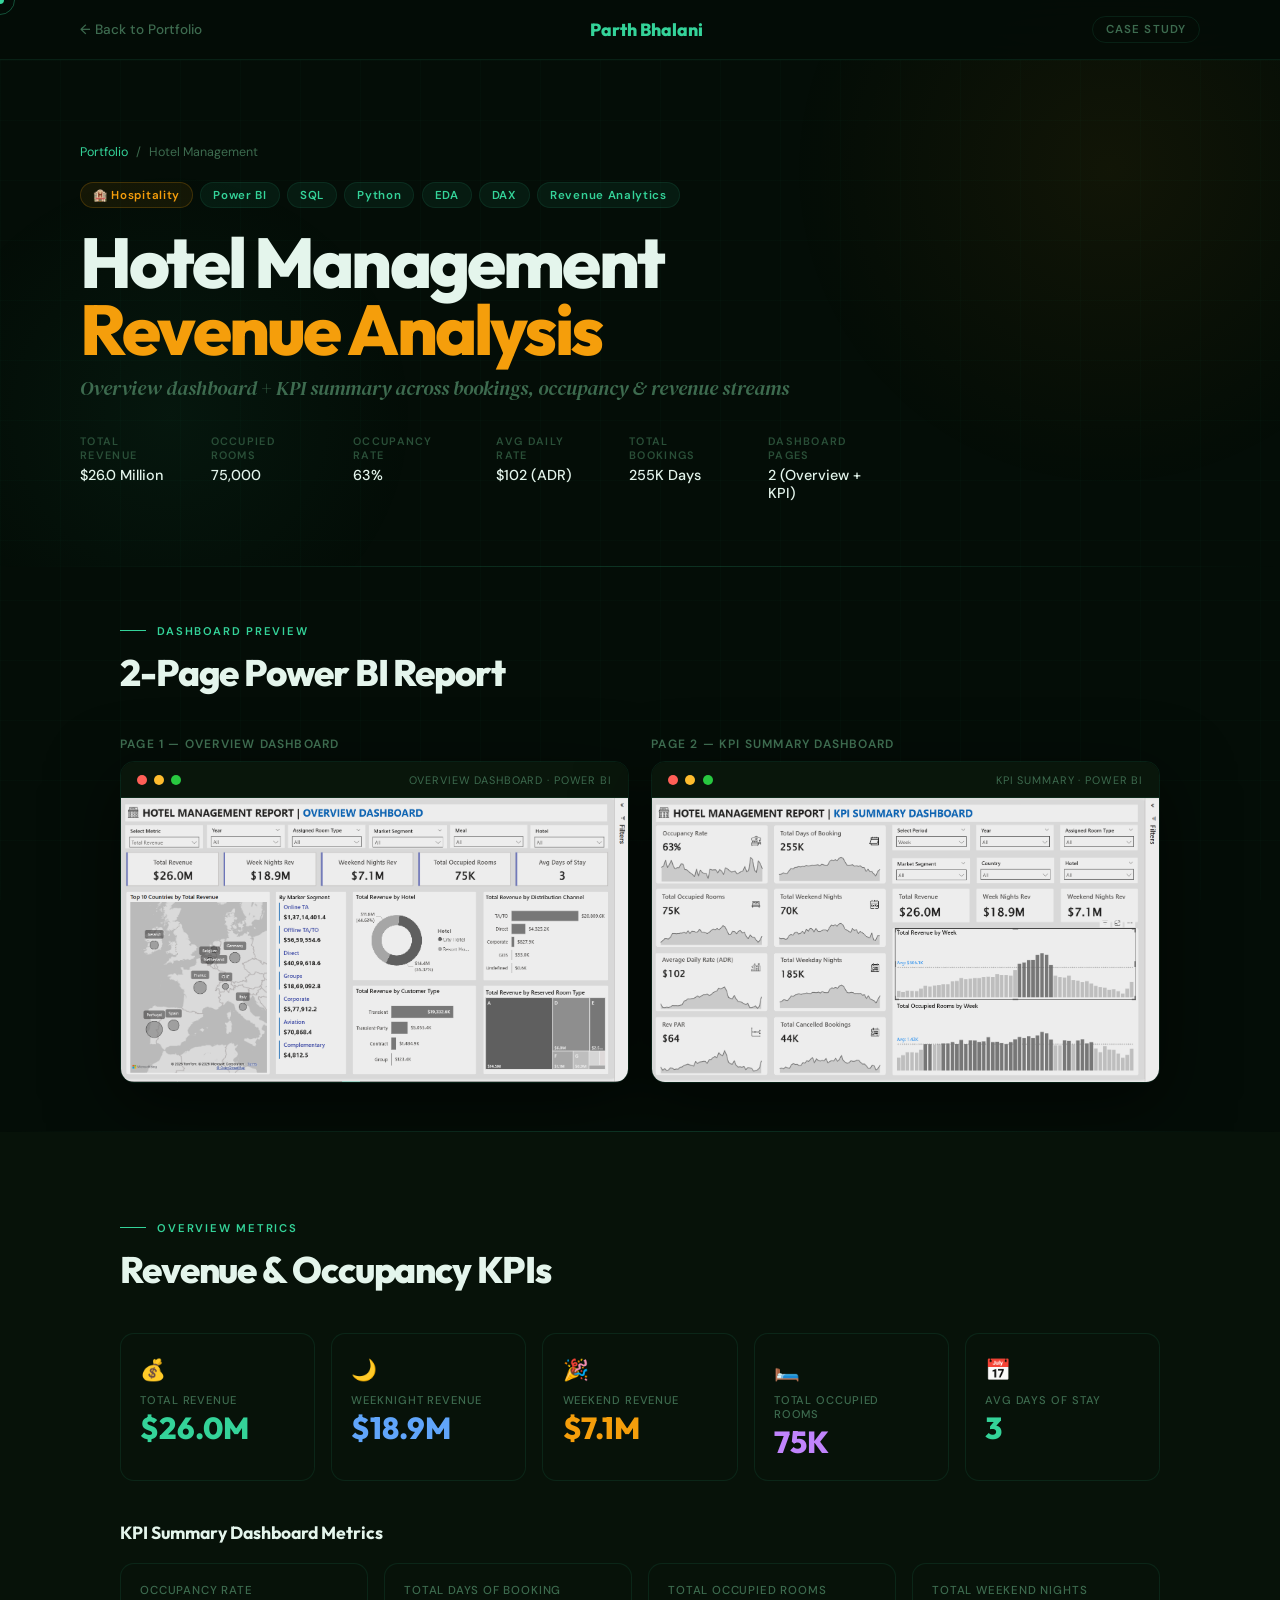
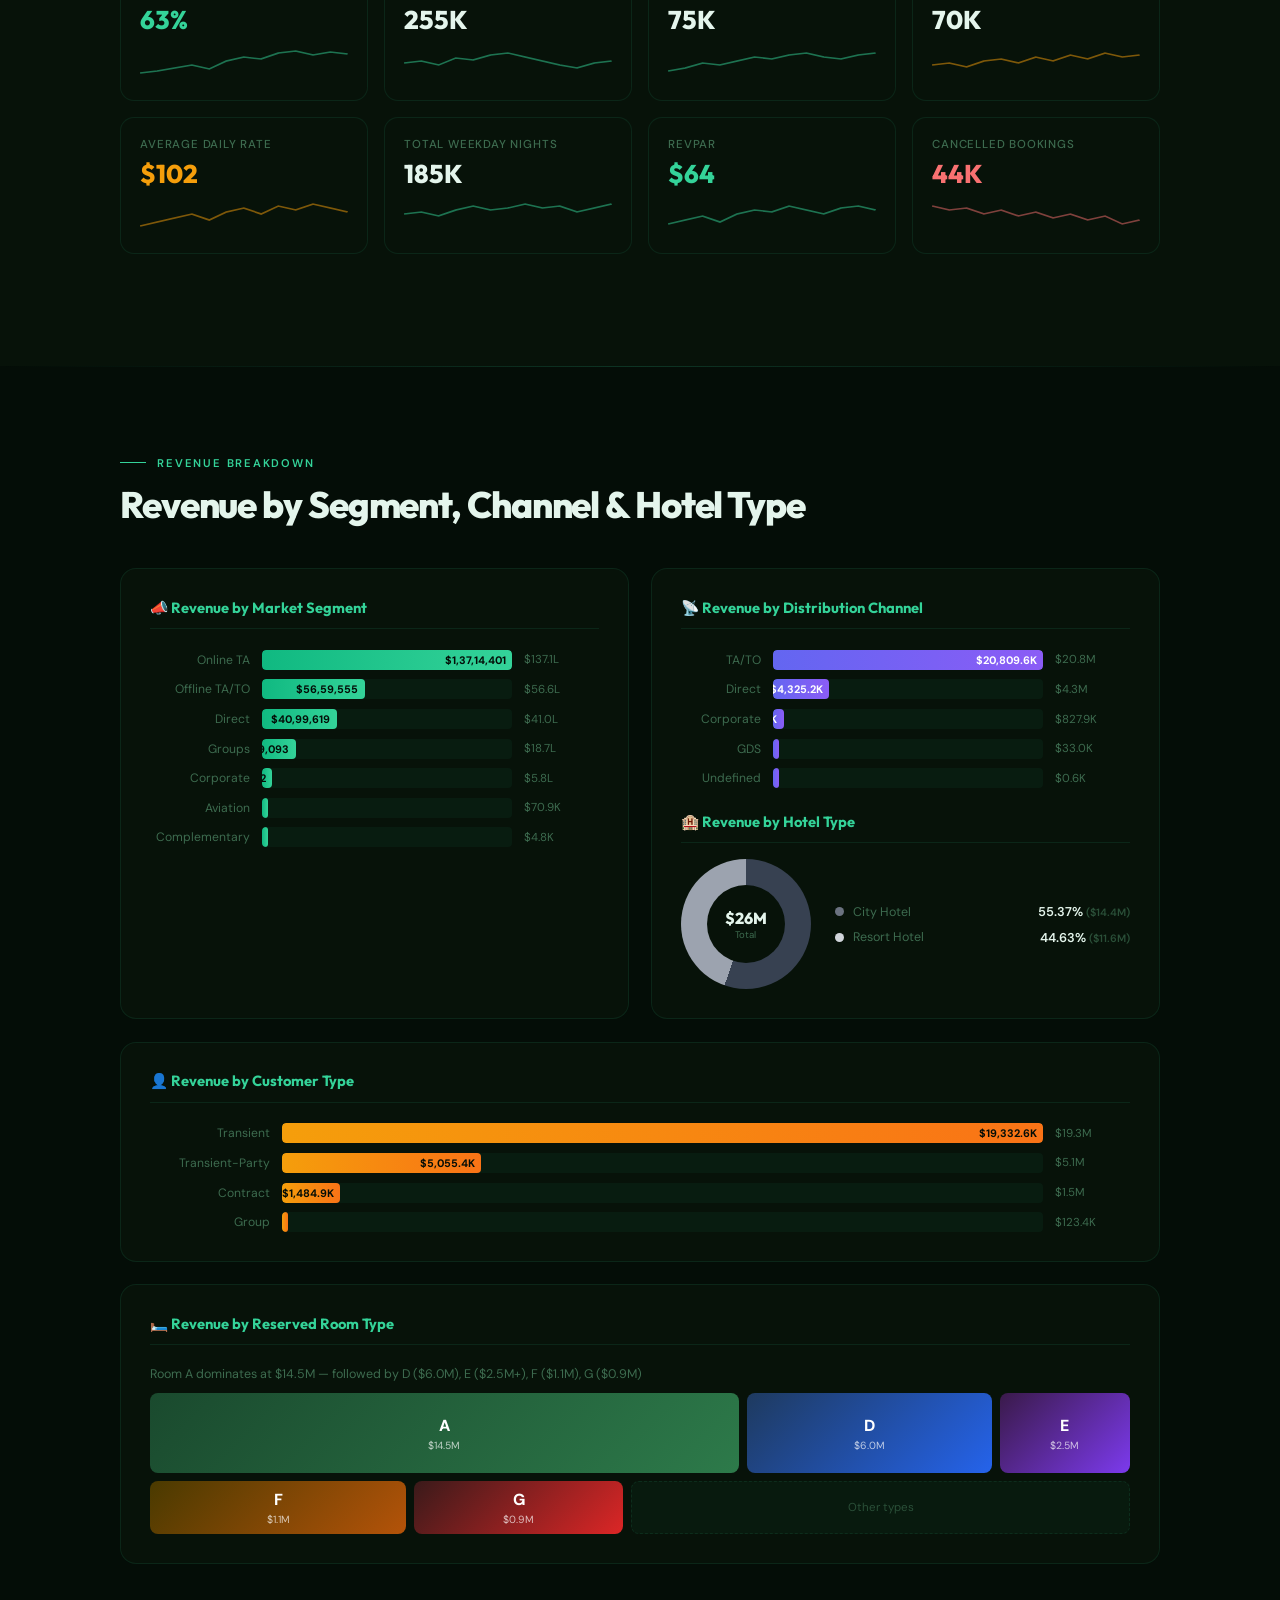
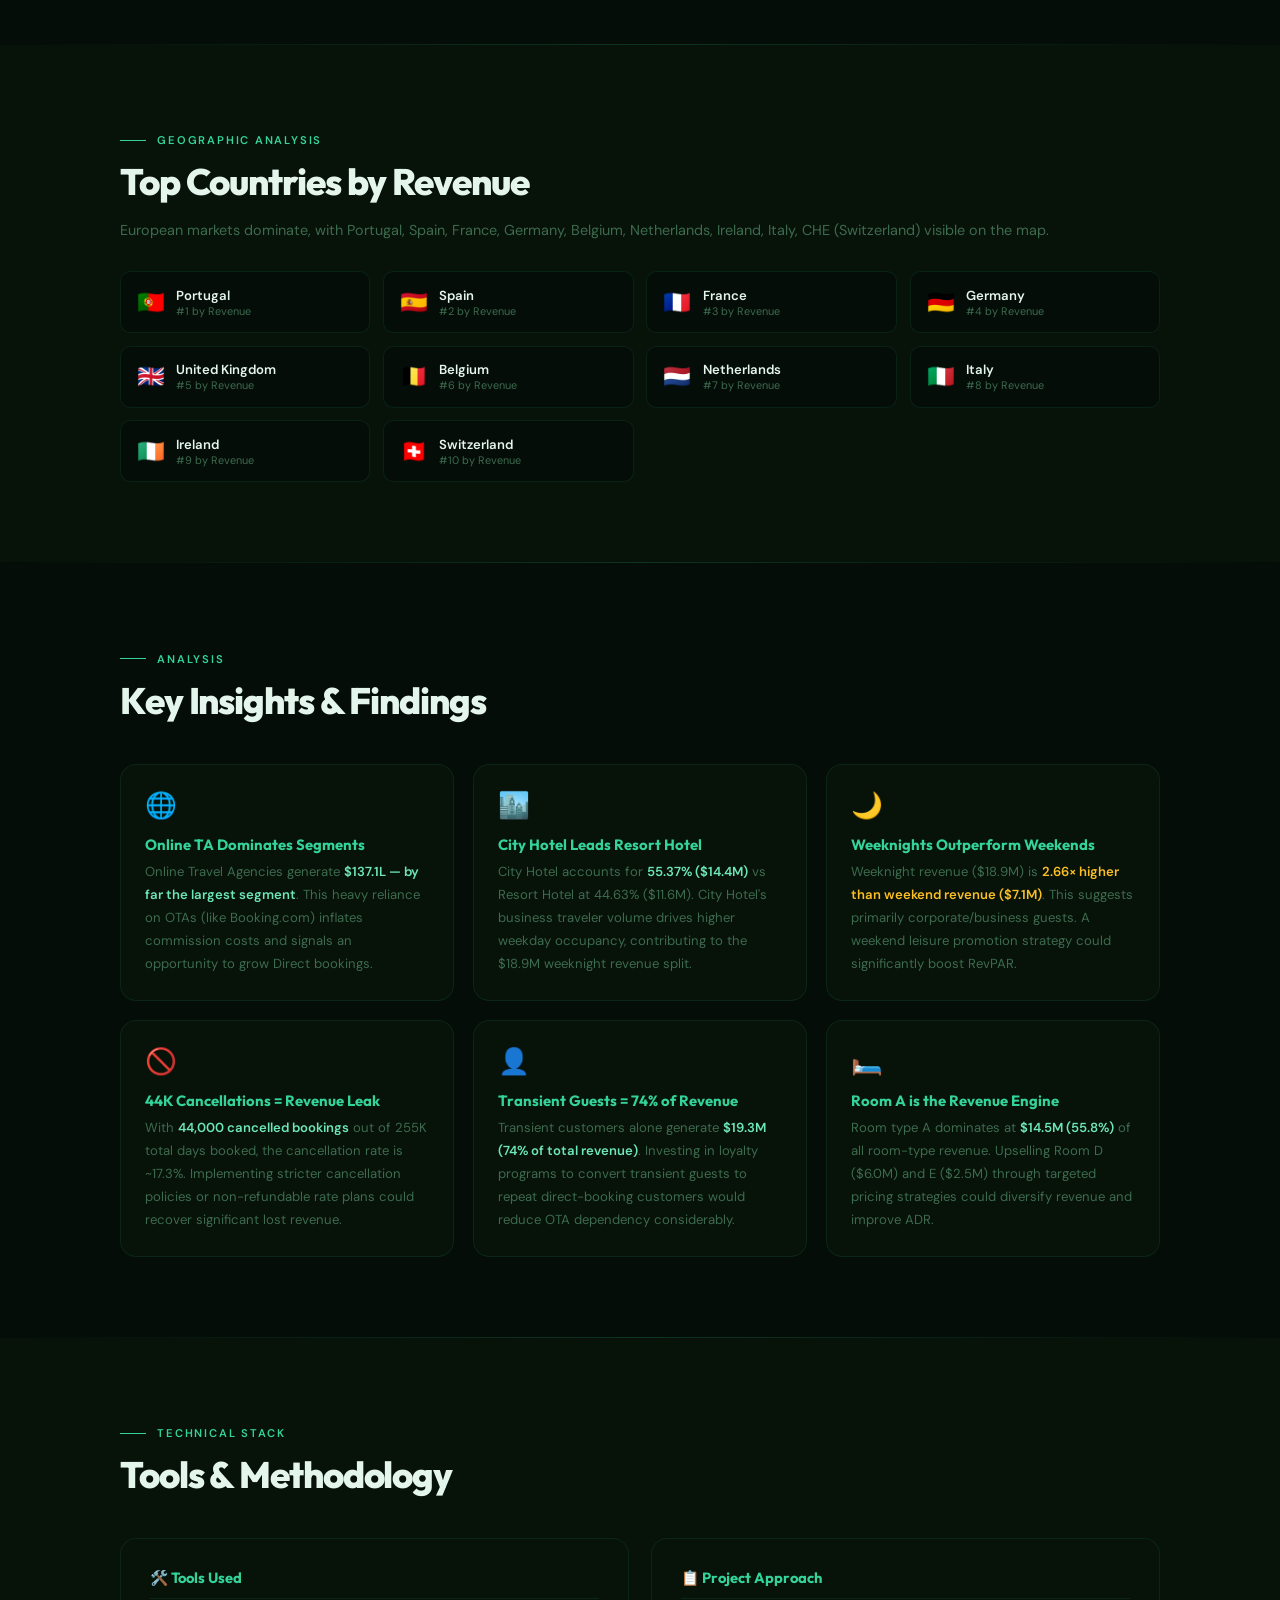
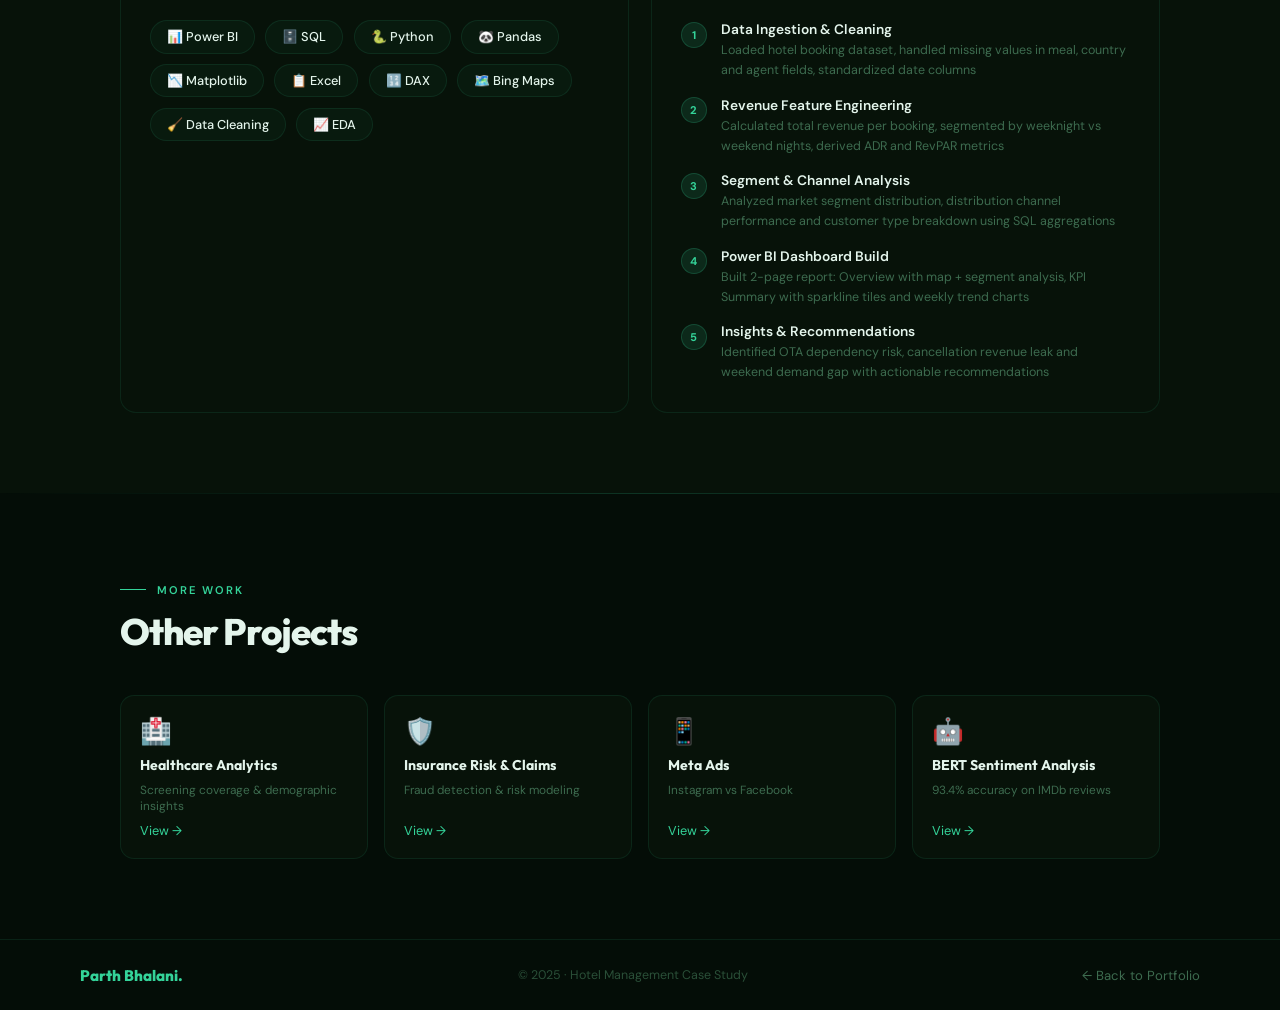
<file: hotel_project.html>
<!DOCTYPE html>
<html lang="en">
<head>
<meta charset="UTF-8">
<meta name="viewport" content="width=device-width, initial-scale=1.0">
<title>Hotel Management Analysis | Parth Bhalani</title>
<link href="https://fonts.googleapis.com/css2?family=Outfit:wght@300;400;500;600;700;800&family=DM+Serif+Display:ital@0;1&family=DM+Sans:wght@300;400;500&display=swap" rel="stylesheet">
<style>
  :root {
    --bg:     #040d07;
    --bg2:    #071209;
    --bg3:    #09160b;
    --accent: #34d399;
    --a2:     #10b981;
    --a3:     #6ee7b7;
    --amber:  #f59e0b;
    --amber2: #fbbf24;
    --border: rgba(52,211,153,.1);
    --bord2:  rgba(52,211,153,.2);
    --text:   #e4f5ec;
    --muted:  #3d6b4f;
    --muted2: #2a4f38;
    --surf:   rgba(52,211,153,.04);
  }
  *,*::before,*::after{margin:0;padding:0;box-sizing:border-box;}
  html{scroll-behavior:smooth;}
  body{font-family:'DM Sans',sans-serif;background:var(--bg);color:var(--text);overflow-x:hidden;cursor:none;}

  #cur {width:8px;height:8px;background:var(--accent);border-radius:50%;position:fixed;pointer-events:none;z-index:9999;transform:translate(-50%,-50%);mix-blend-mode:screen;}
  #cur2{width:30px;height:30px;border:1.5px solid rgba(52,211,153,.35);border-radius:50%;position:fixed;pointer-events:none;z-index:9998;transform:translate(-50%,-50%);transition:width .2s,height .2s;}

  body::before{content:'';position:fixed;inset:0;pointer-events:none;z-index:0;
    background-image:linear-gradient(rgba(52,211,153,.022) 1px,transparent 1px),linear-gradient(90deg,rgba(52,211,153,.022) 1px,transparent 1px);
    background-size:60px 60px;}

  /* NAV */
  nav{position:fixed;top:0;width:100%;z-index:100;padding:1rem 5rem;
    display:flex;justify-content:space-between;align-items:center;
    background:rgba(4,13,7,.9);backdrop-filter:blur(24px);border-bottom:1px solid var(--border);}
  .nav-back{display:flex;align-items:center;gap:.5rem;text-decoration:none;color:var(--muted);font-size:.85rem;font-weight:500;transition:color .2s;}
  .nav-back:hover{color:var(--accent);}
  .nav-logo{font-family:'Outfit',sans-serif;font-weight:800;font-size:1.1rem;color:var(--accent);}
  .nav-tag{font-size:.72rem;font-weight:600;letter-spacing:.1em;text-transform:uppercase;padding:.3rem .8rem;border:1px solid var(--border);border-radius:100px;color:var(--muted);}

  /* HERO */
  .hero{min-height:62vh;display:flex;align-items:center;padding:9rem 5rem 4rem;position:relative;overflow:hidden;}
  .orb{position:absolute;border-radius:50%;pointer-events:none;}
  .orb1{width:700px;height:700px;top:-180px;right:-180px;background:radial-gradient(circle,rgba(245,158,11,.06) 0%,transparent 65%);animation:drift 10s ease-in-out infinite;}
  .orb2{width:500px;height:500px;bottom:-100px;left:-80px;background:radial-gradient(circle,rgba(52,211,153,.05) 0%,transparent 70%);animation:drift 14s ease-in-out infinite reverse;}
  @keyframes drift{0%,100%{transform:translate(0,0)}33%{transform:translate(25px,-15px)}66%{transform:translate(-15px,12px)}}

  .hero-content{position:relative;z-index:2;max-width:800px;}
  .breadcrumb{display:flex;align-items:center;gap:.5rem;font-size:.78rem;color:var(--muted);margin-bottom:1.4rem;animation:fadeUp .6s ease both;}
  .breadcrumb a{color:var(--accent);text-decoration:none;}
  .badge-row{display:flex;flex-wrap:wrap;gap:.45rem;margin-bottom:1.3rem;animation:fadeUp .6s .07s ease both;}
  .pbadge{font-size:.72rem;font-weight:600;letter-spacing:.06em;padding:.28rem .75rem;border-radius:100px;color:var(--accent);background:rgba(52,211,153,.07);border:1px solid var(--border);}
  .pbadge-d{color:var(--amber);background:rgba(245,158,11,.07);border-color:rgba(245,158,11,.2);}
  .proj-title{font-family:'Outfit',sans-serif;font-size:clamp(2.4rem,5.5vw,4.4rem);font-weight:800;letter-spacing:-.04em;line-height:.95;animation:fadeUp .6s .13s ease both;}
  .proj-title em{color:var(--amber);font-style:normal;}
  .proj-sub{font-family:'DM Serif Display',serif;font-style:italic;font-size:1.25rem;color:var(--muted);margin-top:.7rem;animation:fadeUp .6s .19s ease both;}
  .hero-meta{display:flex;gap:2.5rem;margin-top:2rem;animation:fadeUp .6s .25s ease both;}
  .m-lbl{font-size:.68rem;font-weight:600;letter-spacing:.12em;text-transform:uppercase;color:var(--muted2);margin-bottom:.25rem;}
  .m-val{font-size:.9rem;font-weight:500;color:var(--text);}
  @keyframes fadeUp{from{opacity:0;transform:translateY(20px)}to{opacity:1;transform:translateY(0)}}

  /* LAYOUT */
  .sec{position:relative;z-index:2;}
  .inner{max-width:1200px;margin:0 auto;padding:5rem;}
  .sec-div{position:relative;z-index:2;height:1px;background:linear-gradient(90deg,transparent,var(--bord2),transparent);}
  .sec-label{display:inline-flex;align-items:center;gap:.7rem;font-size:.7rem;font-weight:600;letter-spacing:.16em;text-transform:uppercase;color:var(--accent);margin-bottom:.7rem;}
  .sec-label::before{content:'';width:26px;height:1px;background:var(--accent);}
  .sec-title{font-family:'Outfit',sans-serif;font-size:clamp(1.7rem,3vw,2.3rem);font-weight:800;letter-spacing:-.03em;margin-bottom:2.5rem;}
  .reveal{opacity:0;transform:translateY(24px);transition:opacity .7s ease,transform .7s ease;}
  .reveal.on{opacity:1;transform:translateY(0);}

  /* KPI TOP ROW */
  .kpi5{display:grid;grid-template-columns:repeat(5,1fr);gap:1rem;margin-bottom:2.5rem;}
  .kpi-c{background:var(--bg2);border:1px solid var(--border);border-radius:14px;padding:1.4rem 1.2rem;
    position:relative;overflow:hidden;transition:border-color .3s,transform .3s;}
  .kpi-c:hover{border-color:var(--bord2);transform:translateY(-4px);}
  .kpi-c::after{content:'';position:absolute;bottom:0;left:0;right:0;height:2px;opacity:0;transition:opacity .3s;}
  .kpi-c:hover::after{opacity:1;}
  .kc1::after{background:linear-gradient(90deg,var(--a2),var(--accent));}
  .kc2::after{background:linear-gradient(90deg,#3b82f6,#06b6d4);}
  .kc3::after{background:linear-gradient(90deg,var(--amber),#f97316);}
  .kc4::after{background:linear-gradient(90deg,#8b5cf6,#ec4899);}
  .kc5::after{background:linear-gradient(90deg,#10b981,#34d399);}
  .kpi-icon{font-size:1.3rem;margin-bottom:.6rem;}
  .kpi-lbl{font-size:.7rem;font-weight:500;text-transform:uppercase;letter-spacing:.08em;color:var(--muted);margin-bottom:.4rem;}
  .kpi-num{font-family:'Outfit',sans-serif;font-size:1.9rem;font-weight:800;line-height:1;color:var(--text);}
  .kpi-num.green{color:var(--accent);}
  .kpi-num.amber{color:var(--amber);}

  /* KPI SUMMARY ROW (8 sparkline cards) */
  .kpi8{display:grid;grid-template-columns:repeat(4,1fr);gap:1rem;margin-bottom:2rem;}
  .kpi-spark{background:var(--bg2);border:1px solid var(--border);border-radius:14px;padding:1.2rem;
    transition:border-color .3s,transform .3s;position:relative;}
  .kpi-spark:hover{border-color:var(--bord2);transform:translateY(-3px);}
  .ks-lbl{font-size:.72rem;color:var(--muted);font-weight:500;text-transform:uppercase;letter-spacing:.07em;}
  .ks-val{font-family:'Outfit',sans-serif;font-size:1.6rem;font-weight:800;color:var(--text);margin:.3rem 0;}
  .ks-spark{height:38px;margin-top:.4rem;}
  .ks-spark svg{width:100%;height:100%;}

  /* 2-col grid */
  .two-col{display:grid;grid-template-columns:1fr 1fr;gap:1.4rem;}
  .three-col{display:grid;grid-template-columns:1fr 1fr 1fr;gap:1.2rem;}
  .card{background:var(--bg2);border:1px solid var(--border);border-radius:16px;padding:1.8rem;
    transition:border-color .3s;}
  .card:hover{border-color:var(--bord2);}
  .card-title{font-family:'Outfit',sans-serif;font-size:.92rem;font-weight:700;color:var(--accent);
    margin-bottom:1.3rem;padding-bottom:.7rem;border-bottom:1px solid var(--border);}

  /* donut (CSS) */
  .donut-wrap{display:flex;align-items:center;gap:1.5rem;}
  .donut{width:130px;height:130px;border-radius:50%;flex-shrink:0;position:relative;}
  .donut-inner{position:absolute;inset:26px;border-radius:50%;background:var(--bg2);
    display:flex;flex-direction:column;align-items:center;justify-content:center;}
  .d-val{font-family:'Outfit',sans-serif;font-size:1rem;font-weight:800;color:var(--text);}
  .d-sub{font-size:.6rem;color:var(--muted);}
  .leg{display:flex;flex-direction:column;gap:.55rem;flex:1;}
  .leg-row{display:flex;align-items:center;gap:.55rem;font-size:.78rem;}
  .leg-dot{width:9px;height:9px;border-radius:50%;flex-shrink:0;}
  .leg-name{color:var(--muted);flex:1;}
  .leg-pct{font-weight:600;color:var(--text);font-size:.8rem;}

  /* city/resort donut */
  .hotel-donut{background:conic-gradient(#374151 0% 55.37%, #9ca3af 55.37% 100%);}

  /* bar chart */
  .bc-list{display:flex;flex-direction:column;gap:.6rem;}
  .bc-row{display:flex;align-items:center;gap:.75rem;}
  .bc-lbl{font-size:.76rem;color:var(--muted);text-align:right;flex-shrink:0;}
  .bc-track{flex:1;height:20px;background:rgba(52,211,153,.05);border-radius:4px;overflow:hidden;}
  .bc-fill{height:100%;border-radius:4px;display:flex;align-items:center;justify-content:flex-end;padding-right:.4rem;
    font-size:.68rem;font-weight:700;transition:width 1.4s cubic-bezier(.4,0,.2,1);}
  .bc-fill.seg{background:linear-gradient(90deg,var(--a2),var(--accent));color:var(--bg);}
  .bc-fill.dist{background:linear-gradient(90deg,#6366f1,#8b5cf6);color:#fff;}
  .bc-fill.cust{background:linear-gradient(90deg,var(--amber),#f97316);color:var(--bg);}
  .bc-amt{font-size:.72rem;color:var(--muted);width:75px;flex-shrink:0;}
  .bc-lbl.w80{width:80px;}
  .bc-lbl.w100{width:100px;}
  .bc-lbl.w120{width:120px;}

  /* treemap-style room type */
  .treemap{display:grid;gap:.5rem;}
  .tree-row{display:flex;gap:.5rem;}
  .tree-cell{border-radius:8px;display:flex;flex-direction:column;align-items:center;justify-content:center;
    font-size:.75rem;padding:.5rem;transition:all .2s;}
  .tree-cell:hover{filter:brightness(1.2);}
  .tc-key{font-weight:800;font-size:1rem;color:#fff;}
  .tc-val{font-size:.65rem;color:rgba(255,255,255,.7);margin-top:.15rem;}

  /* country flags row */
  .country-grid{display:grid;grid-template-columns:repeat(4,1fr);gap:.8rem;}
  .country-card{background:var(--bg);border:1px solid var(--border);border-radius:10px;
    padding:.9rem 1rem;display:flex;align-items:center;gap:.7rem;transition:all .2s;}
  .country-card:hover{border-color:var(--bord2);}
  .c-flag{font-size:1.4rem;}
  .c-name{font-size:.82rem;font-weight:600;color:var(--text);}
  .c-rank{font-size:.68rem;color:var(--muted);}

  /* insights */
  .ins-grid{display:grid;grid-template-columns:repeat(3,1fr);gap:1.2rem;}
  .ins-card{background:var(--bg2);border:1px solid var(--border);border-radius:16px;padding:1.5rem;transition:all .3s;}
  .ins-card:hover{border-color:var(--bord2);transform:translateY(-4px);}
  .ins-ico{font-size:1.6rem;margin-bottom:.8rem;}
  .ins-title{font-family:'Outfit',sans-serif;font-size:.93rem;font-weight:700;color:var(--accent);margin-bottom:.45rem;}
  .ins-text{font-size:.82rem;line-height:1.75;color:var(--muted);}
  .hi{color:var(--a3);font-weight:600;}
  .hi-amber{color:var(--amber2);font-weight:600;}

  /* process steps */
  .steps{display:flex;flex-direction:column;gap:.9rem;}
  .step{display:flex;gap:.9rem;align-items:flex-start;}
  .step-num{width:26px;height:26px;border-radius:50%;background:rgba(52,211,153,.12);border:1px solid var(--bord2);
    display:flex;align-items:center;justify-content:center;font-size:.7rem;font-weight:700;color:var(--accent);flex-shrink:0;margin-top:.1rem;}
  .step-title{font-size:.86rem;font-weight:600;color:var(--text);margin-bottom:.2rem;}
  .step-desc{font-size:.78rem;color:var(--muted);line-height:1.6;}

  /* tools */
  .tools-row{display:flex;flex-wrap:wrap;gap:.65rem;}
  .tool-chip{display:flex;align-items:center;gap:.45rem;padding:.45rem 1rem;border-radius:100px;
    background:var(--surf);border:1px solid var(--border);font-size:.8rem;font-weight:500;color:var(--text);transition:all .2s;}
  .tool-chip:hover{border-color:var(--bord2);background:rgba(52,211,153,.08);}

  /* dashboard frames */
  .dash-frame{border-radius:14px;overflow:hidden;border:1px solid var(--border);box-shadow:0 20px 70px rgba(0,0,0,.6);transition:border-color .3s;}
  .dash-frame:hover{border-color:var(--bord2);}
  .dash-bar{background:var(--bg3);padding:.65rem 1rem;display:flex;align-items:center;gap:.45rem;border-bottom:1px solid var(--border);}
  .db-dot{width:10px;height:10px;border-radius:50%;}
  .db-lbl{font-size:.68rem;color:var(--muted);margin-left:auto;letter-spacing:.08em;text-transform:uppercase;}
  .dash-frame img{width:100%;display:block;filter:brightness(.93);}

  /* next projects */
  .next-grid{display:grid;grid-template-columns:repeat(4,1fr);gap:1rem;}
  .next-card{background:var(--bg2);border:1px solid var(--border);border-radius:14px;padding:1.2rem;
    text-decoration:none;color:var(--text);transition:all .3s;display:flex;flex-direction:column;gap:.5rem;}
  .next-card:hover{border-color:var(--bord2);transform:translateY(-4px);}
  .nc-ico{font-size:1.6rem;}
  .nc-title{font-family:'Outfit',sans-serif;font-size:.88rem;font-weight:700;}
  .nc-sub{font-size:.74rem;color:var(--muted);}
  .nc-arr{font-size:.8rem;color:var(--accent);margin-top:auto;}

  footer{position:relative;z-index:2;border-top:1px solid var(--border);padding:1.6rem 5rem;
    display:flex;justify-content:space-between;align-items:center;background:var(--bg);}
  .f-logo{font-family:'Outfit',sans-serif;font-weight:800;font-size:.95rem;color:var(--accent);}
  .f-copy{font-size:.78rem;color:var(--muted2);}
  .f-back{font-size:.82rem;color:var(--muted);text-decoration:none;transition:color .2s;}
  .f-back:hover{color:var(--accent);}

  @media(max-width:768px){
    nav{padding:1rem 1.5rem;}
    .hero,.inner{padding-left:1.5rem;padding-right:1.5rem;}
    .kpi5,.kpi8,.two-col,.three-col,.ins-grid,.next-grid,.country-grid{grid-template-columns:1fr 1fr;}
    footer{flex-direction:column;gap:.8rem;padding:1.2rem;text-align:center;}
  }
</style>
</head>
<body>

<div id="cur"></div><div id="cur2"></div>

<!-- NAV -->
<nav>
  <a href="index.html" class="nav-back">← Back to Portfolio</a>
  <div class="nav-logo">Parth Bhalani</div>
  <div class="nav-tag">Case Study</div>
</nav>

<!-- HERO -->
<section class="hero sec">
  <div class="orb orb1"></div><div class="orb orb2"></div>
  <div class="hero-content">
    <div class="breadcrumb reveal">
      <a href="index.html">Portfolio</a> <span>/</span> <span>Hotel Management</span>
    </div>
    <div class="badge-row reveal">
      <span class="pbadge pbadge-d">🏨 Hospitality</span>
      <span class="pbadge">Power BI</span><span class="pbadge">SQL</span>
      <span class="pbadge">Python</span><span class="pbadge">EDA</span>
      <span class="pbadge">DAX</span><span class="pbadge">Revenue Analytics</span>
    </div>
    <h1 class="proj-title">Hotel Management<br><em>Revenue Analysis</em></h1>
    <p class="proj-sub">Overview dashboard + KPI summary across bookings, occupancy & revenue streams</p>
    <div class="hero-meta reveal">
      <div><div class="m-lbl">Total Revenue</div><div class="m-val">$26.0 Million</div></div>
      <div><div class="m-lbl">Occupied Rooms</div><div class="m-val">75,000</div></div>
      <div><div class="m-lbl">Occupancy Rate</div><div class="m-val">63%</div></div>
      <div><div class="m-lbl">Avg Daily Rate</div><div class="m-val">$102 (ADR)</div></div>
      <div><div class="m-lbl">Total Bookings</div><div class="m-val">255K Days</div></div>
      <div><div class="m-lbl">Dashboard Pages</div><div class="m-val">2 (Overview + KPI)</div></div>
    </div>
  </div>
</section>

<div class="sec-div"></div>

<!-- DASHBOARD SCREENSHOTS -->
<section class="sec">
  <div class="inner" style="padding-top:3rem;padding-bottom:3rem;">
    <div class="sec-label reveal">Dashboard Preview</div>
    <h2 class="sec-title reveal">2-Page Power BI Report</h2>
    <div class="two-col reveal">
      <div>
        <div style="font-size:.75rem;color:var(--muted);text-transform:uppercase;letter-spacing:.1em;margin-bottom:.6rem;font-weight:600;">Page 1 — Overview Dashboard</div>
        <div class="dash-frame">
          <div class="dash-bar">
            <div class="db-dot" style="background:#ff5f57"></div>
            <div class="db-dot" style="background:#febc2e"></div>
            <div class="db-dot" style="background:#28c840"></div>
            <span class="db-lbl">Overview Dashboard · Power BI</span>
          </div>
          <img src="Assets/Home Overview.png" alt="Hotel Overview Dashboard">
        </div>
      </div>
      <div>
        <div style="font-size:.75rem;color:var(--muted);text-transform:uppercase;letter-spacing:.1em;margin-bottom:.6rem;font-weight:600;">Page 2 — KPI Summary Dashboard</div>
        <div class="dash-frame">
          <div class="dash-bar">
            <div class="db-dot" style="background:#ff5f57"></div>
            <div class="db-dot" style="background:#febc2e"></div>
            <div class="db-dot" style="background:#28c840"></div>
            <span class="db-lbl">KPI Summary · Power BI</span>
          </div>
          <img src="Assets/Hotel KPI.png" alt="Hotel KPI Dashboard">
        </div>
      </div>
    </div>
  </div>
</section>

<div class="sec-div"></div>

<!-- KPI TOP 5 -->
<section class="sec" style="background:var(--bg2);">
  <div class="inner">
    <div class="sec-label reveal">Overview Metrics</div>
    <h2 class="sec-title reveal">Revenue & Occupancy KPIs</h2>
    <div class="kpi5 reveal">
      <div class="kpi-c kc1">
        <div class="kpi-icon">💰</div>
        <div class="kpi-lbl">Total Revenue</div>
        <div class="kpi-num green">$26.0M</div>
      </div>
      <div class="kpi-c kc2">
        <div class="kpi-icon">🌙</div>
        <div class="kpi-lbl">Weeknight Revenue</div>
        <div class="kpi-num" style="color:#60a5fa;">$18.9M</div>
      </div>
      <div class="kpi-c kc3">
        <div class="kpi-icon">🎉</div>
        <div class="kpi-lbl">Weekend Revenue</div>
        <div class="kpi-num amber">$7.1M</div>
      </div>
      <div class="kpi-c kc4">
        <div class="kpi-icon">🛏️</div>
        <div class="kpi-lbl">Total Occupied Rooms</div>
        <div class="kpi-num" style="color:#c084fc;">75K</div>
      </div>
      <div class="kpi-c kc5">
        <div class="kpi-icon">📅</div>
        <div class="kpi-lbl">Avg Days of Stay</div>
        <div class="kpi-num green">3</div>
      </div>
    </div>

    <!-- KPI Summary 8-card sparkline grid -->
    <h3 style="font-family:'Outfit',sans-serif;font-size:1.1rem;font-weight:700;color:var(--text);margin-bottom:1.2rem;margin-top:.5rem;" class="reveal">KPI Summary Dashboard Metrics</h3>
    <div class="kpi8 reveal">
      <div class="kpi-spark">
        <div class="ks-lbl">Occupancy Rate</div>
        <div class="ks-val" style="color:var(--accent);">63%</div>
        <div class="ks-spark">
          <svg viewBox="0 0 120 38" preserveAspectRatio="none"><polyline points="0,30 10,28 20,25 30,22 40,26 50,18 60,14 70,16 80,10 90,8 100,12 110,9 120,11" fill="none" stroke="rgba(52,211,153,.5)" stroke-width="1.5"/></svg>
        </div>
      </div>
      <div class="kpi-spark">
        <div class="ks-lbl">Total Days of Booking</div>
        <div class="ks-val">255K</div>
        <div class="ks-spark">
          <svg viewBox="0 0 120 38" preserveAspectRatio="none"><polyline points="0,20 10,18 20,22 30,15 40,17 50,12 60,10 70,14 80,18 90,22 100,25 110,20 120,18" fill="none" stroke="rgba(52,211,153,.5)" stroke-width="1.5"/></svg>
        </div>
      </div>
      <div class="kpi-spark">
        <div class="ks-lbl">Total Occupied Rooms</div>
        <div class="ks-val">75K</div>
        <div class="ks-spark">
          <svg viewBox="0 0 120 38" preserveAspectRatio="none"><polyline points="0,28 10,25 20,20 30,22 40,18 50,14 60,16 70,12 80,10 90,14 100,16 110,12 120,10" fill="none" stroke="rgba(52,211,153,.5)" stroke-width="1.5"/></svg>
        </div>
      </div>
      <div class="kpi-spark">
        <div class="ks-lbl">Total Weekend Nights</div>
        <div class="ks-val">70K</div>
        <div class="ks-spark">
          <svg viewBox="0 0 120 38" preserveAspectRatio="none"><polyline points="0,22 10,20 20,24 30,18 40,16 50,20 60,14 70,18 80,12 90,16 100,10 110,14 120,12" fill="none" stroke="rgba(245,158,11,.5)" stroke-width="1.5"/></svg>
        </div>
      </div>
      <div class="kpi-spark">
        <div class="ks-lbl">Average Daily Rate</div>
        <div class="ks-val" style="color:var(--amber);">$102</div>
        <div class="ks-spark">
          <svg viewBox="0 0 120 38" preserveAspectRatio="none"><polyline points="0,30 10,26 20,22 30,18 40,24 50,16 60,12 70,18 80,10 90,14 100,8 110,12 120,16" fill="none" stroke="rgba(245,158,11,.5)" stroke-width="1.5"/></svg>
        </div>
      </div>
      <div class="kpi-spark">
        <div class="ks-lbl">Total Weekday Nights</div>
        <div class="ks-val">185K</div>
        <div class="ks-spark">
          <svg viewBox="0 0 120 38" preserveAspectRatio="none"><polyline points="0,18 10,16 20,20 30,14 40,10 50,14 60,12 70,8 80,12 90,10 100,16 110,12 120,8" fill="none" stroke="rgba(52,211,153,.5)" stroke-width="1.5"/></svg>
        </div>
      </div>
      <div class="kpi-spark">
        <div class="ks-lbl">RevPAR</div>
        <div class="ks-val" style="color:var(--accent);">$64</div>
        <div class="ks-spark">
          <svg viewBox="0 0 120 38" preserveAspectRatio="none"><polyline points="0,28 10,24 20,20 30,26 40,18 50,14 60,16 70,10 80,14 90,18 100,12 110,10 120,14" fill="none" stroke="rgba(52,211,153,.5)" stroke-width="1.5"/></svg>
        </div>
      </div>
      <div class="kpi-spark">
        <div class="ks-lbl">Cancelled Bookings</div>
        <div class="ks-val" style="color:#f87171;">44K</div>
        <div class="ks-spark">
          <svg viewBox="0 0 120 38" preserveAspectRatio="none"><polyline points="0,10 10,14 20,12 30,18 40,14 50,20 60,16 70,22 80,18 90,24 100,20 110,28 120,24" fill="none" stroke="rgba(248,113,113,.5)" stroke-width="1.5"/></svg>
        </div>
      </div>
    </div>
  </div>
</section>

<div class="sec-div"></div>

<!-- MARKET SEGMENT + DISTRIBUTION + HOTEL TYPE -->
<section class="sec">
  <div class="inner">
    <div class="sec-label reveal">Revenue Breakdown</div>
    <h2 class="sec-title reveal">Revenue by Segment, Channel & Hotel Type</h2>

    <div class="two-col" style="margin-bottom:1.4rem;">

      <!-- Market Segment -->
      <div class="card reveal">
        <div class="card-title">📣 Revenue by Market Segment</div>
        <div class="bc-list" id="segBars">
          <div class="bc-row"><span class="bc-lbl w100">Online TA</span><div class="bc-track"><div class="bc-fill seg" data-w="100" style="width:0">$1,37,14,401</div></div><span class="bc-amt">$137.1L</span></div>
          <div class="bc-row"><span class="bc-lbl w100">Offline TA/TO</span><div class="bc-track"><div class="bc-fill seg" data-w="41.2" style="width:0">$56,59,555</div></div><span class="bc-amt">$56.6L</span></div>
          <div class="bc-row"><span class="bc-lbl w100">Direct</span><div class="bc-track"><div class="bc-fill seg" data-w="29.9" style="width:0">$40,99,619</div></div><span class="bc-amt">$41.0L</span></div>
          <div class="bc-row"><span class="bc-lbl w100">Groups</span><div class="bc-track"><div class="bc-fill seg" data-w="13.6" style="width:0">$18,69,093</div></div><span class="bc-amt">$18.7L</span></div>
          <div class="bc-row"><span class="bc-lbl w100">Corporate</span><div class="bc-track"><div class="bc-fill seg" data-w="4.2" style="width:0">$5,77,912</div></div><span class="bc-amt">$5.8L</span></div>
          <div class="bc-row"><span class="bc-lbl w100">Aviation</span><div class="bc-track"><div class="bc-fill seg" data-w="0.5" style="width:0">$70,868</div></div><span class="bc-amt">$70.9K</span></div>
          <div class="bc-row"><span class="bc-lbl w100">Complementary</span><div class="bc-track"><div class="bc-fill seg" data-w="0.04" style="width:0">$4,813</div></div><span class="bc-amt">$4.8K</span></div>
        </div>
      </div>

      <!-- Distribution Channel -->
      <div class="card reveal">
        <div class="card-title">📡 Revenue by Distribution Channel</div>
        <div class="bc-list" id="distBars">
          <div class="bc-row"><span class="bc-lbl w80">TA/TO</span><div class="bc-track"><div class="bc-fill dist" data-w="100" style="width:0">$20,809.6K</div></div><span class="bc-amt">$20.8M</span></div>
          <div class="bc-row"><span class="bc-lbl w80">Direct</span><div class="bc-track"><div class="bc-fill dist" data-w="20.8" style="width:0">$4,325.2K</div></div><span class="bc-amt">$4.3M</span></div>
          <div class="bc-row"><span class="bc-lbl w80">Corporate</span><div class="bc-track"><div class="bc-fill dist" data-w="3.98" style="width:0">$827.9K</div></div><span class="bc-amt">$827.9K</span></div>
          <div class="bc-row"><span class="bc-lbl w80">GDS</span><div class="bc-track"><div class="bc-fill dist" data-w="0.16" style="width:0">$33.0K</div></div><span class="bc-amt">$33.0K</span></div>
          <div class="bc-row"><span class="bc-lbl w80">Undefined</span><div class="bc-track"><div class="bc-fill dist" data-w="0.003" style="width:0">$0.6K</div></div><span class="bc-amt">$0.6K</span></div>
        </div>
        <div style="margin-top:1.5rem;">
          <div class="card-title" style="margin-bottom:1rem;">🏨 Revenue by Hotel Type</div>
          <div class="donut-wrap">
            <div class="donut hotel-donut">
              <div class="donut-inner">
                <div class="d-val">$26M</div>
                <div class="d-sub">Total</div>
              </div>
            </div>
            <div class="leg">
              <div class="leg-row"><div class="leg-dot" style="background:#6b7280"></div><span class="leg-name">City Hotel</span><span class="leg-pct">55.37% <small style="color:var(--muted2);">($14.4M)</small></span></div>
              <div class="leg-row"><div class="leg-dot" style="background:#d1d5db"></div><span class="leg-name">Resort Hotel</span><span class="leg-pct">44.63% <small style="color:var(--muted2);">($11.6M)</small></span></div>
            </div>
          </div>
        </div>
      </div>

    </div>

    <!-- Customer Type -->
    <div class="card reveal" style="margin-bottom:1.4rem;">
      <div class="card-title">👤 Revenue by Customer Type</div>
      <div class="bc-list" id="custBars">
        <div class="bc-row"><span class="bc-lbl w120">Transient</span><div class="bc-track"><div class="bc-fill cust" data-w="100" style="width:0">$19,332.6K</div></div><span class="bc-amt">$19.3M</span></div>
        <div class="bc-row"><span class="bc-lbl w120">Transient-Party</span><div class="bc-track"><div class="bc-fill cust" data-w="26.2" style="width:0">$5,055.4K</div></div><span class="bc-amt">$5.1M</span></div>
        <div class="bc-row"><span class="bc-lbl w120">Contract</span><div class="bc-track"><div class="bc-fill cust" data-w="7.7" style="width:0">$1,484.9K</div></div><span class="bc-amt">$1.5M</span></div>
        <div class="bc-row"><span class="bc-lbl w120">Group</span><div class="bc-track"><div class="bc-fill cust" data-w="0.6" style="width:0">$123.4K</div></div><span class="bc-amt">$123.4K</span></div>
      </div>
    </div>

    <!-- Room type treemap -->
    <div class="card reveal">
      <div class="card-title">🛏️ Revenue by Reserved Room Type</div>
      <div style="margin-bottom:.7rem;font-size:.78rem;color:var(--muted);">Room A dominates at $14.5M — followed by D ($6.0M), E ($2.5M+), F ($1.1M), G ($0.9M)</div>
      <div class="treemap">
        <div class="tree-row">
          <div class="tree-cell" style="flex:5;background:linear-gradient(135deg,#1a4a2e,#2d7a4a);min-height:80px;">
            <div class="tc-key">A</div><div class="tc-val">$14.5M</div>
          </div>
          <div class="tree-cell" style="flex:2;background:linear-gradient(135deg,#1e3a5f,#2563eb);min-height:80px;">
            <div class="tc-key">D</div><div class="tc-val">$6.0M</div>
          </div>
          <div class="tree-cell" style="flex:1;background:linear-gradient(135deg,#3a1a4a,#7c3aed);min-height:80px;">
            <div class="tc-key">E</div><div class="tc-val">$2.5M</div>
          </div>
        </div>
        <div class="tree-row">
          <div class="tree-cell" style="flex:1.5;background:linear-gradient(135deg,#4a3a00,#b45309);min-height:50px;">
            <div class="tc-key">F</div><div class="tc-val">$1.1M</div>
          </div>
          <div class="tree-cell" style="flex:1.2;background:linear-gradient(135deg,#3a1a1a,#dc2626);min-height:50px;">
            <div class="tc-key">G</div><div class="tc-val">$0.9M</div>
          </div>
          <div class="tree-cell" style="flex:3;background:rgba(52,211,153,.04);border:1px dashed var(--border);min-height:50px;">
            <div style="font-size:.72rem;color:var(--muted2);">Other types</div>
          </div>
        </div>
      </div>
    </div>
  </div>
</section>

<div class="sec-div"></div>

<!-- TOP COUNTRIES -->
<section class="sec" style="background:var(--bg2);">
  <div class="inner">
    <div class="sec-label reveal">Geographic Analysis</div>
    <h2 class="sec-title reveal">Top Countries by Revenue</h2>
    <p style="color:var(--muted);font-size:.9rem;margin-top:-1.5rem;margin-bottom:2rem;" class="reveal">European markets dominate, with Portugal, Spain, France, Germany, Belgium, Netherlands, Ireland, Italy, CHE (Switzerland) visible on the map.</p>
    <div class="country-grid reveal">
      <div class="country-card"><span class="c-flag">🇵🇹</span><div><div class="c-name">Portugal</div><div class="c-rank">#1 by Revenue</div></div></div>
      <div class="country-card"><span class="c-flag">🇪🇸</span><div><div class="c-name">Spain</div><div class="c-rank">#2 by Revenue</div></div></div>
      <div class="country-card"><span class="c-flag">🇫🇷</span><div><div class="c-name">France</div><div class="c-rank">#3 by Revenue</div></div></div>
      <div class="country-card"><span class="c-flag">🇩🇪</span><div><div class="c-name">Germany</div><div class="c-rank">#4 by Revenue</div></div></div>
      <div class="country-card"><span class="c-flag">🇬🇧</span><div><div class="c-name">United Kingdom</div><div class="c-rank">#5 by Revenue</div></div></div>
      <div class="country-card"><span class="c-flag">🇧🇪</span><div><div class="c-name">Belgium</div><div class="c-rank">#6 by Revenue</div></div></div>
      <div class="country-card"><span class="c-flag">🇳🇱</span><div><div class="c-name">Netherlands</div><div class="c-rank">#7 by Revenue</div></div></div>
      <div class="country-card"><span class="c-flag">🇮🇹</span><div><div class="c-name">Italy</div><div class="c-rank">#8 by Revenue</div></div></div>
      <div class="country-card"><span class="c-flag">🇮🇪</span><div><div class="c-name">Ireland</div><div class="c-rank">#9 by Revenue</div></div></div>
      <div class="country-card"><span class="c-flag">🇨🇭</span><div><div class="c-name">Switzerland</div><div class="c-rank">#10 by Revenue</div></div></div>
    </div>
  </div>
</section>

<div class="sec-div"></div>

<!-- KEY INSIGHTS -->
<section class="sec">
  <div class="inner">
    <div class="sec-label reveal">Analysis</div>
    <h2 class="sec-title reveal">Key Insights & Findings</h2>
    <div class="ins-grid">
      <div class="ins-card reveal">
        <div class="ins-ico">🌐</div>
        <div class="ins-title">Online TA Dominates Segments</div>
        <div class="ins-text">Online Travel Agencies generate <span class="hi">$137.1L — by far the largest segment</span>. This heavy reliance on OTAs (like Booking.com) inflates commission costs and signals an opportunity to grow Direct bookings.</div>
      </div>
      <div class="ins-card reveal">
        <div class="ins-ico">🏙️</div>
        <div class="ins-title">City Hotel Leads Resort Hotel</div>
        <div class="ins-text">City Hotel accounts for <span class="hi">55.37% ($14.4M)</span> vs Resort Hotel at 44.63% ($11.6M). City Hotel's business traveler volume drives higher weekday occupancy, contributing to the $18.9M weeknight revenue split.</div>
      </div>
      <div class="ins-card reveal">
        <div class="ins-ico">🌙</div>
        <div class="ins-title">Weeknights Outperform Weekends</div>
        <div class="ins-text">Weeknight revenue ($18.9M) is <span class="hi-amber">2.66× higher than weekend revenue ($7.1M)</span>. This suggests primarily corporate/business guests. A weekend leisure promotion strategy could significantly boost RevPAR.</div>
      </div>
      <div class="ins-card reveal">
        <div class="ins-ico">🚫</div>
        <div class="ins-title">44K Cancellations = Revenue Leak</div>
        <div class="ins-text">With <span class="hi">44,000 cancelled bookings</span> out of 255K total days booked, the cancellation rate is ~17.3%. Implementing stricter cancellation policies or non-refundable rate plans could recover significant lost revenue.</div>
      </div>
      <div class="ins-card reveal">
        <div class="ins-ico">👤</div>
        <div class="ins-title">Transient Guests = 74% of Revenue</div>
        <div class="ins-text">Transient customers alone generate <span class="hi">$19.3M (74% of total revenue)</span>. Investing in loyalty programs to convert transient guests to repeat direct-booking customers would reduce OTA dependency considerably.</div>
      </div>
      <div class="ins-card reveal">
        <div class="ins-ico">🛏️</div>
        <div class="ins-title">Room A is the Revenue Engine</div>
        <div class="ins-text">Room type A dominates at <span class="hi">$14.5M (55.8%)</span> of all room-type revenue. Upselling Room D ($6.0M) and E ($2.5M) through targeted pricing strategies could diversify revenue and improve ADR.</div>
      </div>
    </div>
  </div>
</section>

<div class="sec-div"></div>

<!-- TOOLS + APPROACH -->
<section class="sec" style="background:var(--bg2);">
  <div class="inner">
    <div class="sec-label reveal">Technical Stack</div>
    <h2 class="sec-title reveal">Tools & Methodology</h2>
    <div class="two-col">
      <div class="card reveal">
        <div class="card-title">🛠️ Tools Used</div>
        <div class="tools-row">
          <div class="tool-chip">📊 Power BI</div>
          <div class="tool-chip">🗄️ SQL</div>
          <div class="tool-chip">🐍 Python</div>
          <div class="tool-chip">🐼 Pandas</div>
          <div class="tool-chip">📉 Matplotlib</div>
          <div class="tool-chip">📋 Excel</div>
          <div class="tool-chip">🔢 DAX</div>
          <div class="tool-chip">🗺️ Bing Maps</div>
          <div class="tool-chip">🧹 Data Cleaning</div>
          <div class="tool-chip">📈 EDA</div>
        </div>
      </div>
      <div class="card reveal">
        <div class="card-title">📋 Project Approach</div>
        <div class="steps">
          <div class="step"><div class="step-num">1</div><div><div class="step-title">Data Ingestion & Cleaning</div><div class="step-desc">Loaded hotel booking dataset, handled missing values in meal, country and agent fields, standardized date columns</div></div></div>
          <div class="step"><div class="step-num">2</div><div><div class="step-title">Revenue Feature Engineering</div><div class="step-desc">Calculated total revenue per booking, segmented by weeknight vs weekend nights, derived ADR and RevPAR metrics</div></div></div>
          <div class="step"><div class="step-num">3</div><div><div class="step-title">Segment & Channel Analysis</div><div class="step-desc">Analyzed market segment distribution, distribution channel performance and customer type breakdown using SQL aggregations</div></div></div>
          <div class="step"><div class="step-num">4</div><div><div class="step-title">Power BI Dashboard Build</div><div class="step-desc">Built 2-page report: Overview with map + segment analysis, KPI Summary with sparkline tiles and weekly trend charts</div></div></div>
          <div class="step"><div class="step-num">5</div><div><div class="step-title">Insights & Recommendations</div><div class="step-desc">Identified OTA dependency risk, cancellation revenue leak and weekend demand gap with actionable recommendations</div></div></div>
        </div>
      </div>
    </div>
  </div>
</section>

<div class="sec-div"></div>

<!-- OTHER PROJECTS -->
<section class="sec">
  <div class="inner">
    <div class="sec-label reveal">More Work</div>
    <h2 class="sec-title reveal">Other Projects</h2>
    <div class="next-grid reveal">
      <a href="healthcare_project.html" class="next-card">
        <div class="nc-ico">🏥</div>
        <div class="nc-title">Healthcare Analytics</div>
        <div class="nc-sub">Screening coverage & demographic insights</div>
        <div class="nc-arr">View →</div>
      </a>
      <a href="insurance_project.html" class="next-card">
        <div class="nc-ico">🛡️</div>
        <div class="nc-title">Insurance Risk & Claims</div>
        <div class="nc-sub">Fraud detection & risk modeling</div>
        <div class="nc-arr">View →</div>
      </a>
      <a href="meta_ads_project.html" class="next-card">
        <div class="nc-ico">📱</div>
        <div class="nc-title">Meta Ads</div>
        <div class="nc-sub">Instagram vs Facebook</div>
        <div class="nc-arr">View →</div>
      </a>
      <a href="bert_sentiment_project.html" class="next-card">
        <div class="nc-ico">🤖</div>
        <div class="nc-title">BERT Sentiment Analysis</div>
        <div class="nc-sub">93.4% accuracy on IMDb reviews</div>
        <div class="nc-arr">View →</div>
      </a>
    </div>
  </div>
</section>

<footer>
  <div class="f-logo">Parth Bhalani.</div>
  <div class="f-copy">© 2025 · Hotel Management Case Study</div>
  <a href="index.html" class="f-back">← Back to Portfolio</a>
</footer>

<script>
  const c=document.getElementById('cur'),r=document.getElementById('cur2');
  let mx=0,my=0,rx=0,ry=0;
  document.addEventListener('mousemove',e=>{mx=e.clientX;my=e.clientY;c.style.left=mx+'px';c.style.top=my+'px';});
  (function loop(){rx+=(mx-rx)*.13;ry+=(my-ry)*.13;r.style.left=rx+'px';r.style.top=ry+'px';requestAnimationFrame(loop);})();
  document.querySelectorAll('a,button,.kpi-c,.kpi-spark,.card,.ins-card,.next-card,.country-card').forEach(el=>{
    el.addEventListener('mouseenter',()=>{r.style.width='44px';r.style.height='44px';});
    el.addEventListener('mouseleave',()=>{r.style.width='30px';r.style.height='30px';});
  });

  /* scroll reveal */
  const obs=new IntersectionObserver(entries=>{
    entries.forEach((e,i)=>{if(e.isIntersecting){setTimeout(()=>e.target.classList.add('on'),i*70);obs.unobserve(e.target);}});
  },{threshold:.08});
  document.querySelectorAll('.reveal').forEach(el=>obs.observe(el));

  /* animate bars */
  ['segBars','distBars','custBars'].forEach(id=>{
    const el=document.getElementById(id);
    if(!el) return;
    const bo=new IntersectionObserver(entries=>{
      entries.forEach(e=>{
        if(e.isIntersecting){
          e.target.querySelectorAll('.bc-fill').forEach((b,i)=>{
            const w=b.dataset.w;
            setTimeout(()=>{b.style.transition='width 1.3s cubic-bezier(.4,0,.2,1)';b.style.width=w+'%';},i*80);
          });
          bo.unobserve(e.target);
        }
      });
    },{threshold:.15});
    bo.observe(el);
  });
</script>
</body>
</html>
</file>
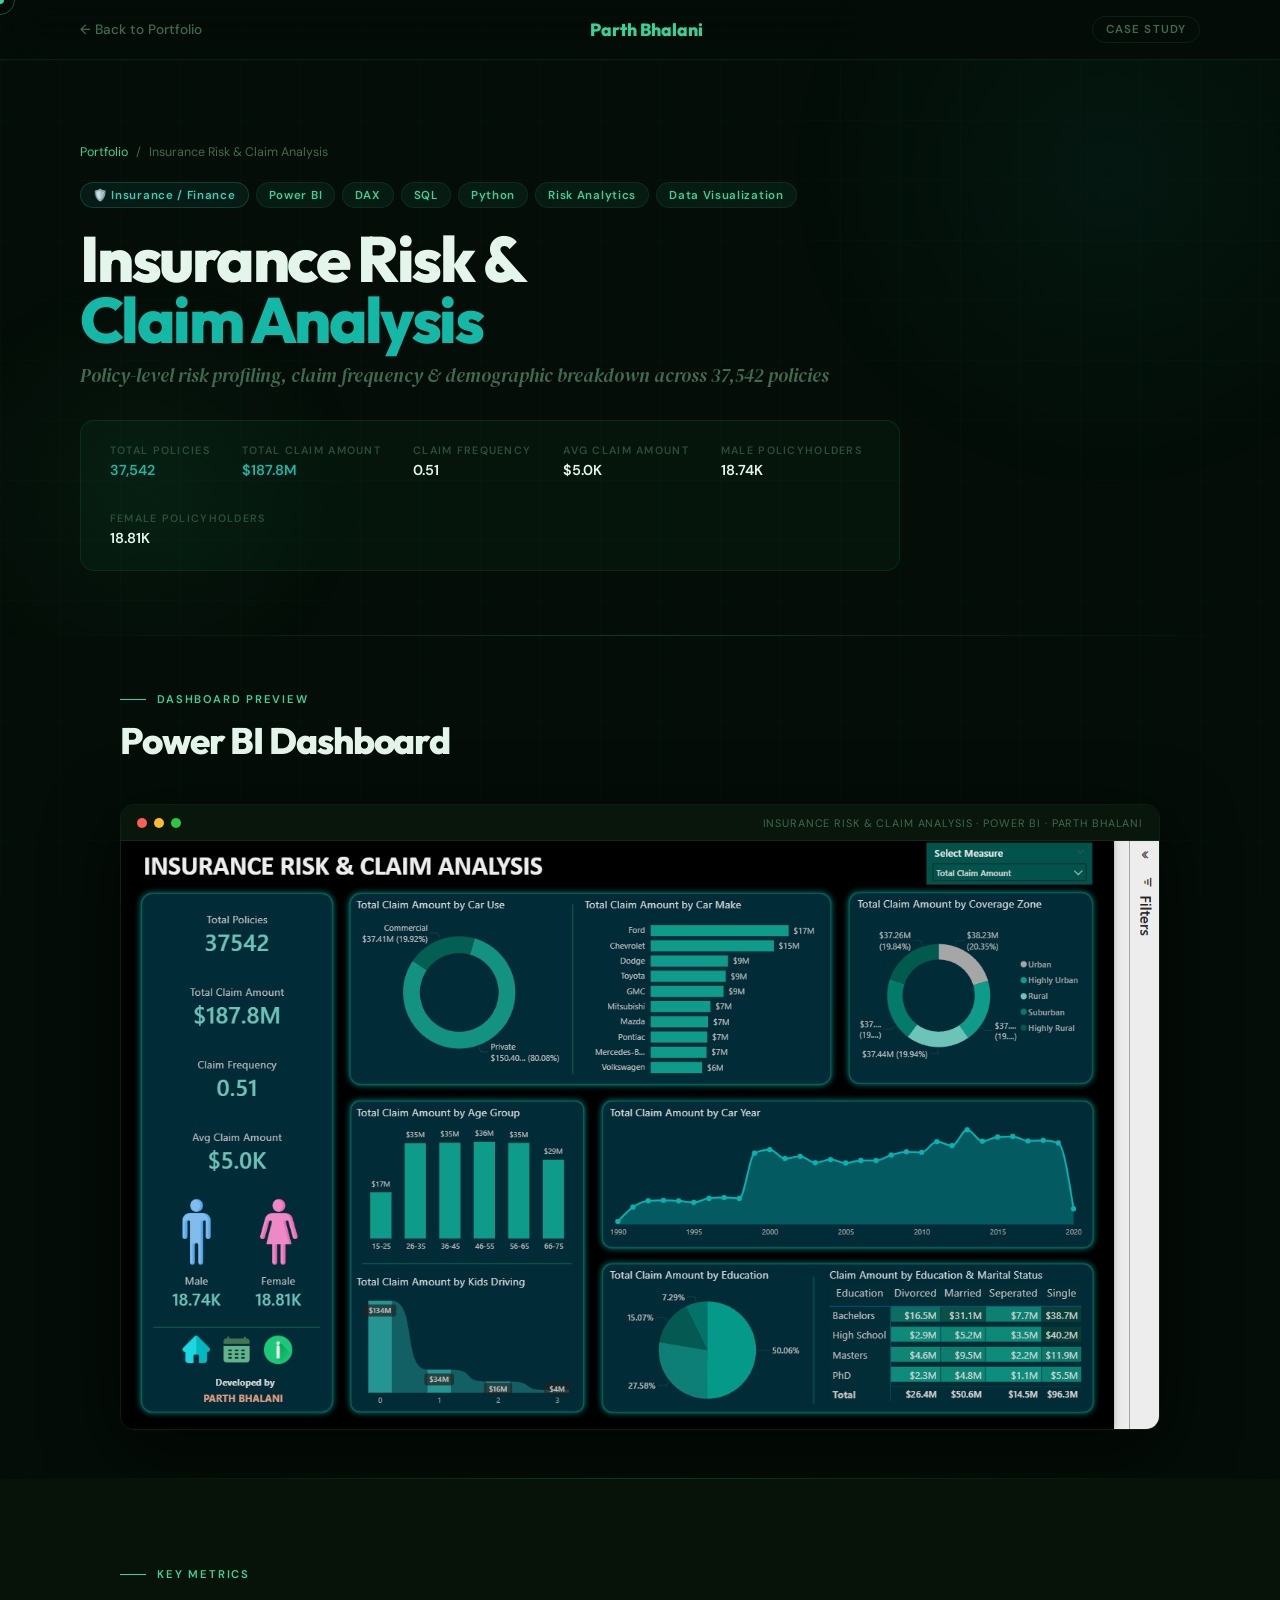
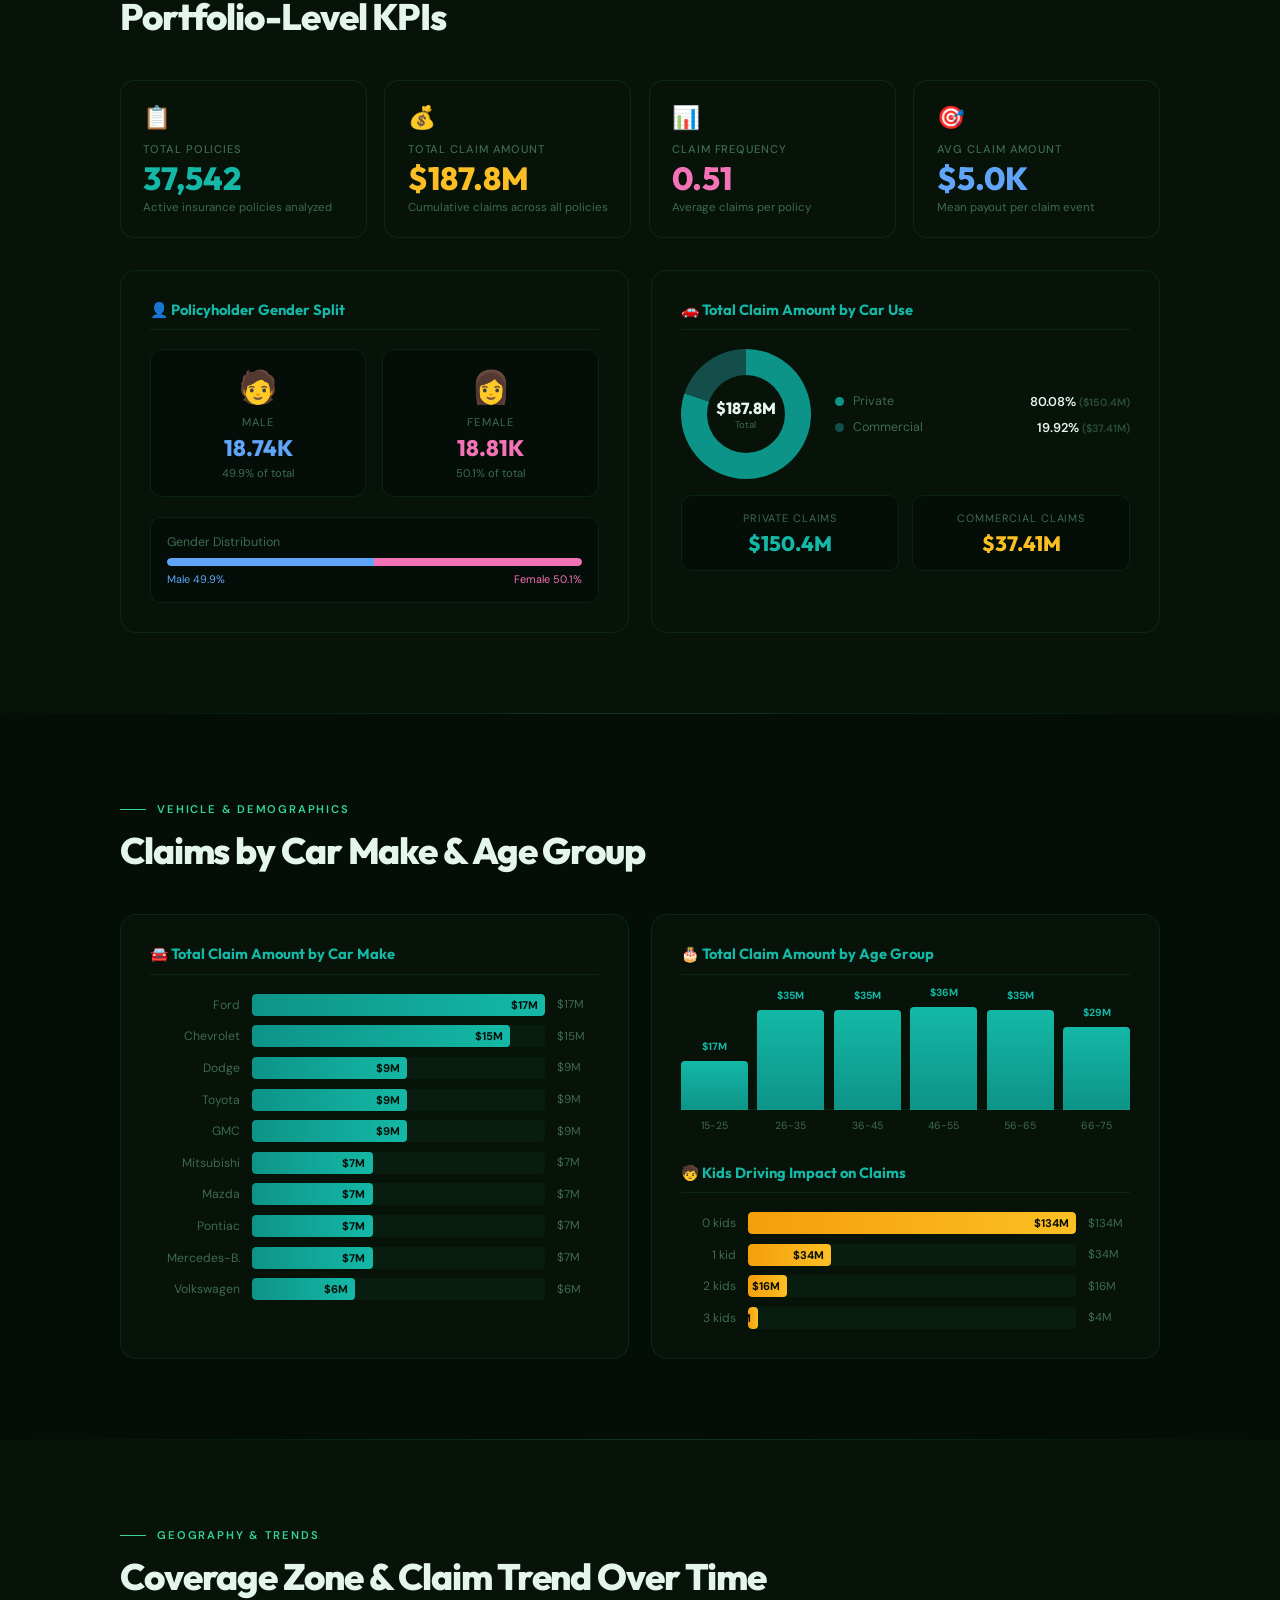
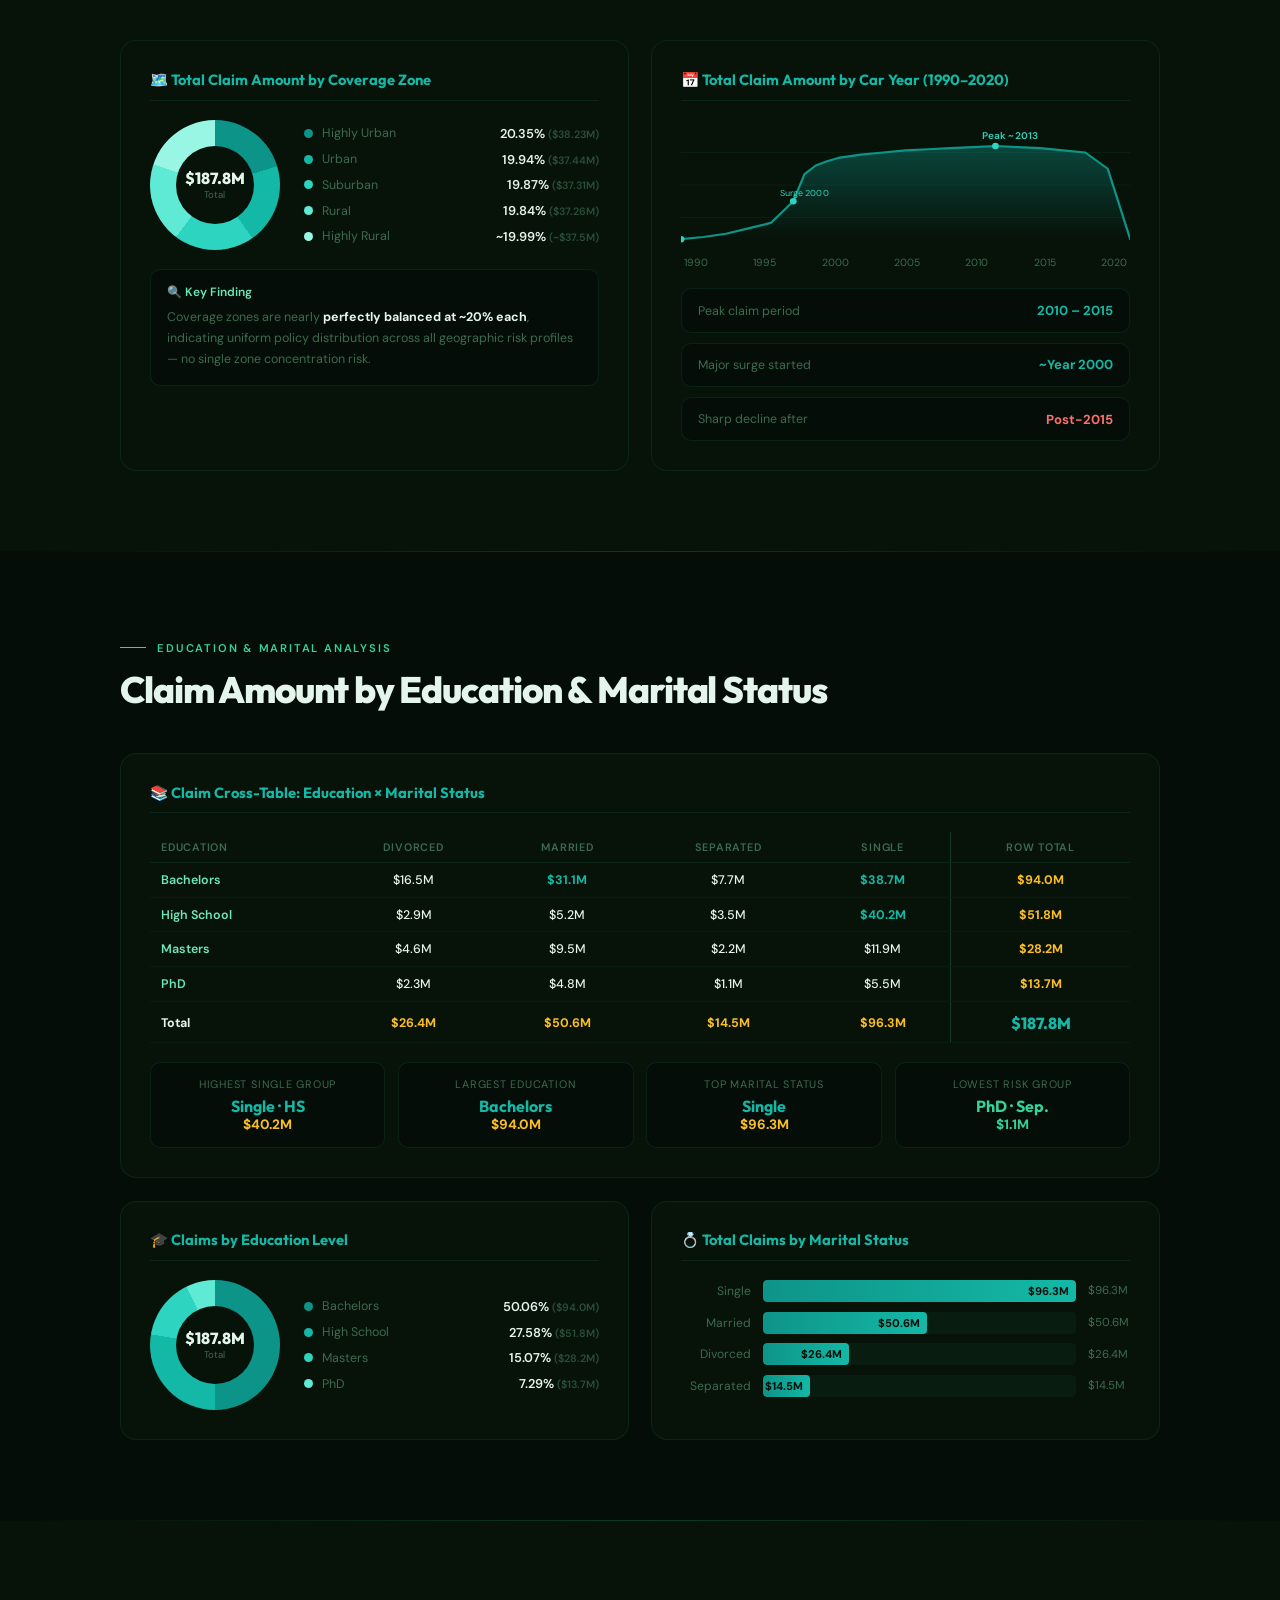
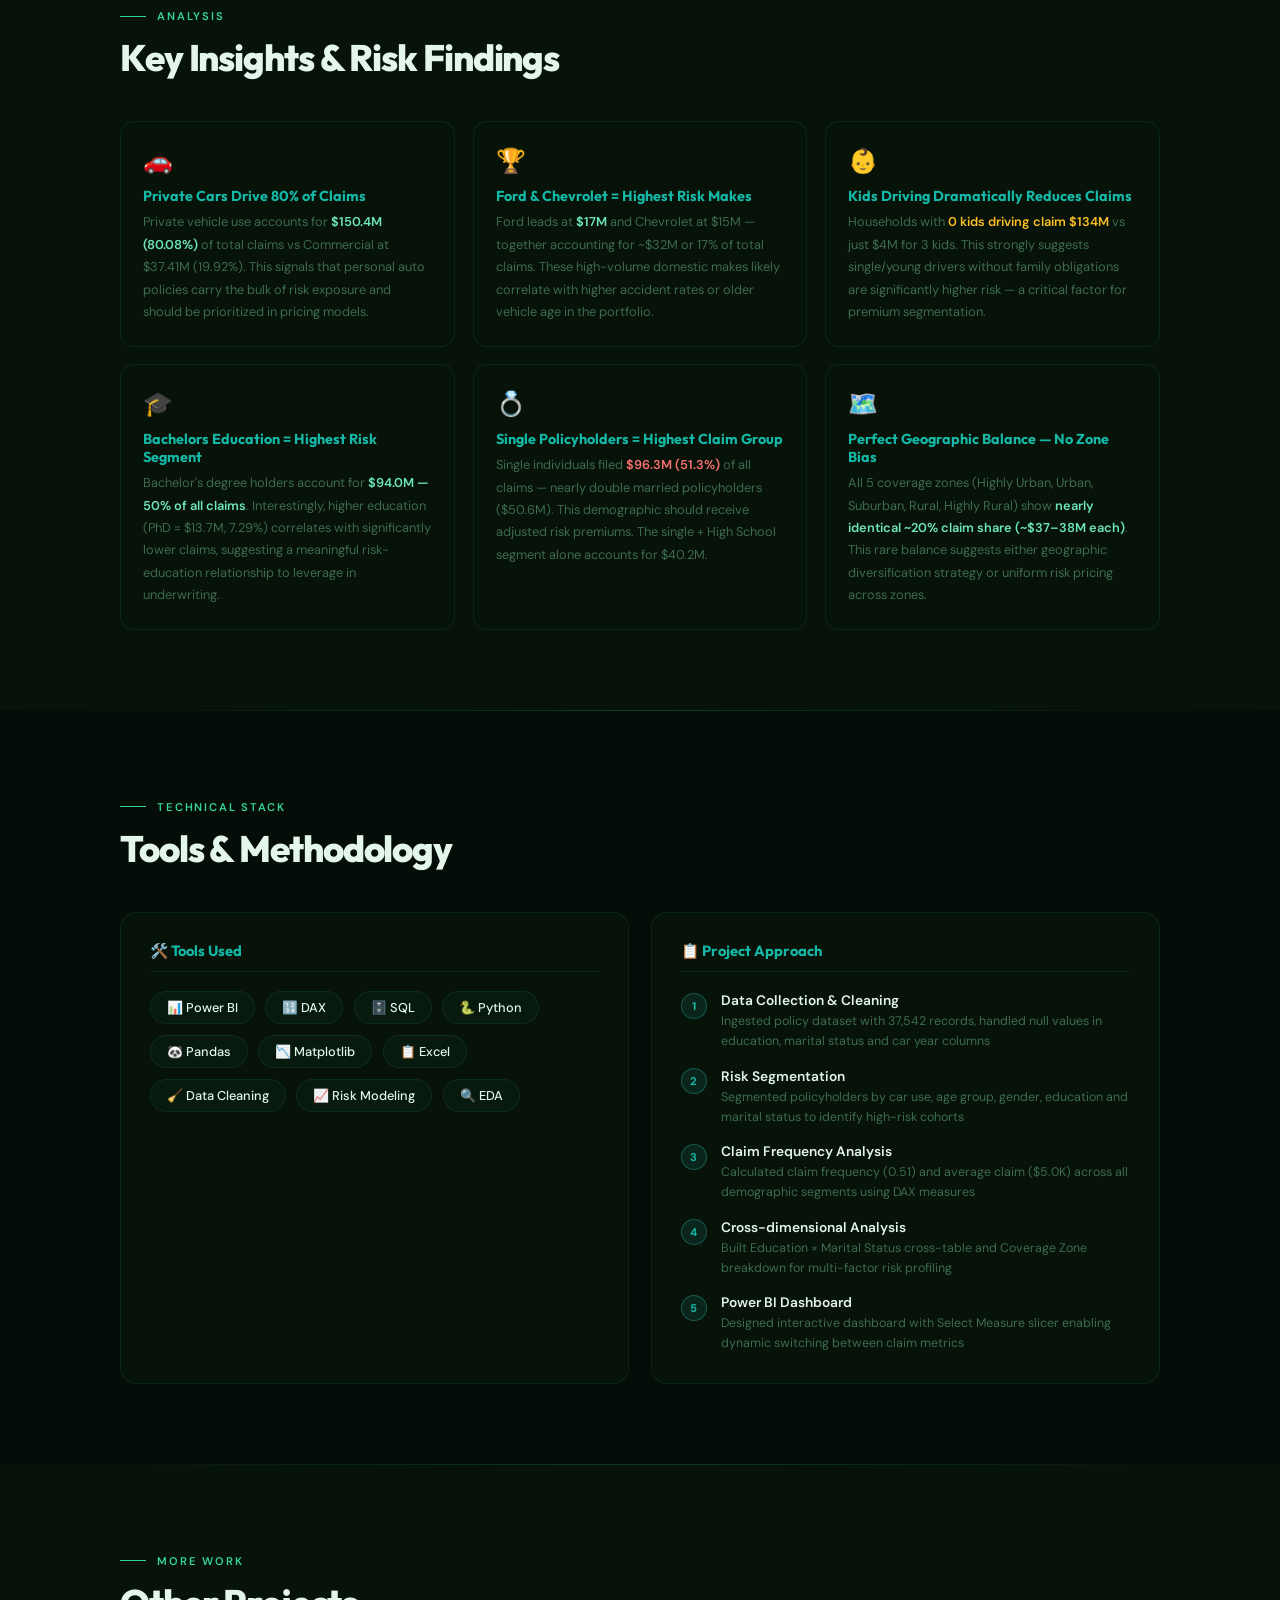
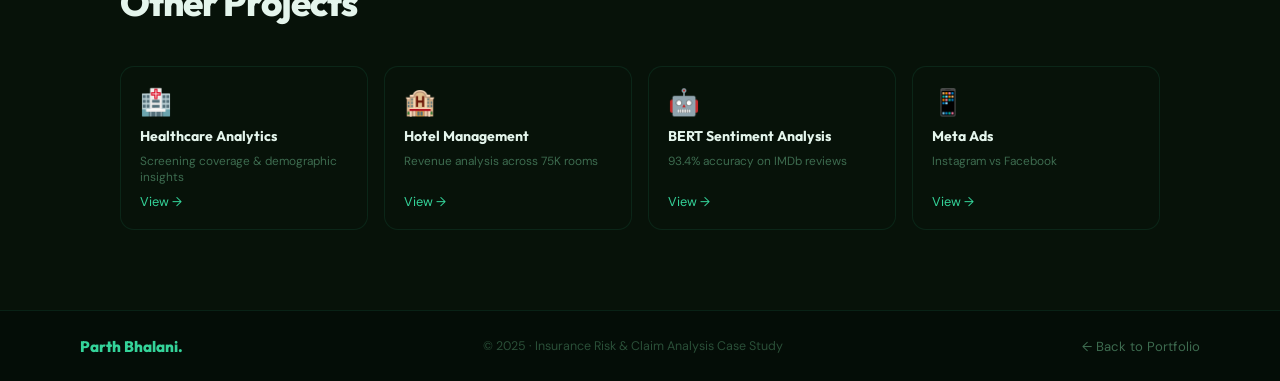
<file: insurance_project.html>
<!DOCTYPE html>
<html lang="en">
<head>
<meta charset="UTF-8">
<meta name="viewport" content="width=device-width, initial-scale=1.0">
<title>Insurance Risk & Claim Analysis | Parth Bhalani</title>
<link href="https://fonts.googleapis.com/css2?family=Outfit:wght@300;400;500;600;700;800&family=DM+Serif+Display:ital@0;1&family=DM+Sans:wght@300;400;500&display=swap" rel="stylesheet">
<style>
  :root {
    --bg:     #040d07;
    --bg2:    #071209;
    --bg3:    #09160b;
    --accent: #34d399;
    --a2:     #10b981;
    --a3:     #6ee7b7;
    --border: rgba(52,211,153,.1);
    --bord2:  rgba(52,211,153,.22);
    --text:   #e4f5ec;
    --muted:  #3d6b4f;
    --muted2: #2a4f38;
    --surf:   rgba(52,211,153,.04);
    --teal:   #0d9488;
    --teal2:  #14b8a6;
  }
  *,*::before,*::after{margin:0;padding:0;box-sizing:border-box;}
  html{scroll-behavior:smooth;}
  body{font-family:'DM Sans',sans-serif;background:var(--bg);color:var(--text);overflow-x:hidden;cursor:none;}

  #cur {width:8px;height:8px;background:var(--accent);border-radius:50%;position:fixed;pointer-events:none;z-index:9999;transform:translate(-50%,-50%);mix-blend-mode:screen;}
  #cur2{width:30px;height:30px;border:1.5px solid rgba(52,211,153,.35);border-radius:50%;position:fixed;pointer-events:none;z-index:9998;transform:translate(-50%,-50%);transition:width .2s,height .2s;}

  body::before{content:'';position:fixed;inset:0;pointer-events:none;z-index:0;
    background-image:linear-gradient(rgba(52,211,153,.022) 1px,transparent 1px),linear-gradient(90deg,rgba(52,211,153,.022) 1px,transparent 1px);
    background-size:60px 60px;}

  /* NAV */
  nav{position:fixed;top:0;width:100%;z-index:100;padding:1rem 5rem;
    display:flex;justify-content:space-between;align-items:center;
    background:rgba(4,13,7,.92);backdrop-filter:blur(24px);border-bottom:1px solid var(--border);}
  .nav-back{display:flex;align-items:center;gap:.5rem;text-decoration:none;color:var(--muted);font-size:.85rem;font-weight:500;transition:color .2s;}
  .nav-back:hover{color:var(--accent);}
  .nav-logo{font-family:'Outfit',sans-serif;font-weight:800;font-size:1.1rem;color:var(--accent);}
  .nav-tag{font-size:.72rem;font-weight:600;letter-spacing:.1em;text-transform:uppercase;padding:.3rem .8rem;border:1px solid var(--border);border-radius:100px;color:var(--muted);}

  /* HERO */
  .hero{min-height:62vh;display:flex;align-items:center;padding:9rem 5rem 4rem;position:relative;overflow:hidden;}
  .orb{position:absolute;border-radius:50%;pointer-events:none;}
  .orb1{width:700px;height:700px;top:-180px;right:-180px;background:radial-gradient(circle,rgba(13,148,136,.08),transparent 65%);animation:drift 10s ease-in-out infinite;}
  .orb2{width:450px;height:450px;bottom:-80px;left:-80px;background:radial-gradient(circle,rgba(52,211,153,.05),transparent 70%);animation:drift 14s ease-in-out infinite reverse;}
  @keyframes drift{0%,100%{transform:translate(0,0)}33%{transform:translate(25px,-15px)}66%{transform:translate(-15px,12px)}}

  .hero-content{position:relative;z-index:2;max-width:820px;}
  .breadcrumb{display:flex;align-items:center;gap:.5rem;font-size:.78rem;color:var(--muted);margin-bottom:1.4rem;animation:fadeUp .6s ease both;}
  .breadcrumb a{color:var(--accent);text-decoration:none;}
  .badge-row{display:flex;flex-wrap:wrap;gap:.45rem;margin-bottom:1.3rem;animation:fadeUp .6s .07s ease both;}
  .pb{font-size:.72rem;font-weight:600;letter-spacing:.06em;padding:.28rem .75rem;border-radius:100px;color:var(--accent);background:rgba(52,211,153,.07);border:1px solid var(--border);}
  .pb-ins{color:#2dd4bf;background:rgba(45,212,191,.07);border-color:rgba(45,212,191,.2);}

  .proj-title{font-family:'Outfit',sans-serif;font-size:clamp(2.2rem,5vw,4.2rem);font-weight:800;letter-spacing:-.04em;line-height:.95;animation:fadeUp .6s .13s ease both;}
  .proj-title em{color:var(--teal2);font-style:normal;}
  .proj-sub{font-family:'DM Serif Display',serif;font-style:italic;font-size:1.2rem;color:var(--muted);margin-top:.7rem;animation:fadeUp .6s .2s ease both;}

  .hero-meta{display:flex;flex-wrap:wrap;gap:2rem;margin-top:2rem;padding:1.4rem 1.8rem;background:var(--surf);border:1px solid var(--border);border-radius:14px;animation:fadeUp .6s .26s ease both;width:fit-content;}
  .m-lbl{font-size:.67rem;font-weight:600;letter-spacing:.12em;text-transform:uppercase;color:var(--muted2);margin-bottom:.25rem;}
  .m-val{font-size:.9rem;font-weight:600;color:var(--text);}
  .m-val.teal{color:var(--teal2);}
  @keyframes fadeUp{from{opacity:0;transform:translateY(20px)}to{opacity:1;transform:translateY(0)}}

  /* LAYOUT */
  .sec{position:relative;z-index:2;}
  .inner{max-width:1200px;margin:0 auto;padding:5rem;}
  .sec-div{position:relative;z-index:2;height:1px;background:linear-gradient(90deg,transparent,var(--bord2),transparent);}
  .sec-label{display:inline-flex;align-items:center;gap:.7rem;font-size:.7rem;font-weight:600;letter-spacing:.16em;text-transform:uppercase;color:var(--accent);margin-bottom:.7rem;}
  .sec-label::before{content:'';width:26px;height:1px;background:var(--accent);}
  .sec-title{font-family:'Outfit',sans-serif;font-size:clamp(1.7rem,3vw,2.3rem);font-weight:800;letter-spacing:-.03em;margin-bottom:2.5rem;}
  .reveal{opacity:0;transform:translateY(24px);transition:opacity .7s ease,transform .7s ease;}
  .reveal.on{opacity:1;transform:translateY(0);}
  .two-col{display:grid;grid-template-columns:1fr 1fr;gap:1.4rem;}
  .three-col{display:grid;grid-template-columns:1fr 1fr 1fr;gap:1.2rem;}
  .card{background:var(--bg2);border:1px solid var(--border);border-radius:16px;padding:1.8rem;transition:border-color .3s;}
  .card:hover{border-color:var(--bord2);}
  .card-title{font-family:'Outfit',sans-serif;font-size:.92rem;font-weight:700;color:var(--teal2);margin-bottom:1.2rem;padding-bottom:.65rem;border-bottom:1px solid var(--border);}

  /* KPI CARDS */
  .kpi-grid{display:grid;grid-template-columns:repeat(4,1fr);gap:1.1rem;margin-bottom:2rem;}
  .kpi-c{background:var(--bg2);border:1px solid var(--border);border-radius:14px;padding:1.4rem;
    position:relative;overflow:hidden;transition:all .3s;}
  .kpi-c:hover{border-color:var(--bord2);transform:translateY(-4px);}
  .kpi-c::after{content:'';position:absolute;bottom:0;left:0;right:0;height:2px;opacity:0;transition:opacity .3s;}
  .kpi-c:hover::after{opacity:1;}
  .kc1::after{background:linear-gradient(90deg,var(--teal),var(--teal2));}
  .kc2::after{background:linear-gradient(90deg,#f59e0b,#f97316);}
  .kc3::after{background:linear-gradient(90deg,#ec4899,#a855f7);}
  .kc4::after{background:linear-gradient(90deg,#60a5fa,#818cf8);}
  .kpi-ico{font-size:1.4rem;margin-bottom:.6rem;}
  .kpi-lbl{font-size:.7rem;font-weight:500;text-transform:uppercase;letter-spacing:.08em;color:var(--muted);margin-bottom:.4rem;}
  .kpi-num{font-family:'Outfit',sans-serif;font-size:2rem;font-weight:800;line-height:1;}
  .kpi-sub{font-size:.72rem;color:var(--muted);margin-top:.35rem;}

  /* GENDER CARDS */
  .gender-row{display:flex;gap:1rem;margin-top:1.2rem;}
  .gender-card{flex:1;background:var(--bg);border:1px solid var(--border);border-radius:12px;padding:1rem;text-align:center;transition:all .2s;}
  .gender-card:hover{border-color:var(--bord2);}
  .g-ico{font-size:2rem;margin-bottom:.4rem;}
  .g-label{font-size:.7rem;text-transform:uppercase;letter-spacing:.1em;color:var(--muted);margin-bottom:.3rem;}
  .g-val{font-family:'Outfit',sans-serif;font-size:1.4rem;font-weight:800;}
  .g-male{color:#60a5fa;}
  .g-female{color:#f472b6;}

  /* DONUT (CSS) */
  .donut-wrap{display:flex;align-items:center;gap:1.5rem;}
  .donut{width:130px;height:130px;border-radius:50%;flex-shrink:0;position:relative;}
  .donut-inner{position:absolute;inset:26px;border-radius:50%;background:var(--bg2);
    display:flex;flex-direction:column;align-items:center;justify-content:center;}
  .d-val{font-family:'Outfit',sans-serif;font-size:1rem;font-weight:800;color:var(--text);}
  .d-sub{font-size:.6rem;color:var(--muted);}
  .leg{display:flex;flex-direction:column;gap:.55rem;flex:1;}
  .leg-row{display:flex;align-items:center;gap:.55rem;font-size:.78rem;}
  .leg-dot{width:9px;height:9px;border-radius:50%;flex-shrink:0;}
  .leg-name{color:var(--muted);flex:1;}
  .leg-pct{font-weight:600;color:var(--text);font-size:.8rem;}

  /* car use donut */
  .car-use-donut{background:conic-gradient(#0d9488 0% 80.08%, #134e4a 80.08% 100%);}
  /* coverage zone donut — 5 segments ~20% each */
  .cov-donut{background:conic-gradient(
    #0d9488  0%   20.35%,
    #14b8a6  20.35% 40.29%,
    #2dd4bf  40.29% 60.23%,
    #5eead4  60.23% 80.17%,
    #99f6e4  80.17% 100%
  );}
  /* education pie ~4 segments */
  .edu-donut{background:conic-gradient(
    #0d9488 0% 50.06%,
    #14b8a6 50.06% 77.64%,
    #2dd4bf 77.64% 92.71%,
    #5eead4 92.71% 100%
  );}

  /* BAR CHART */
  .bc-list{display:flex;flex-direction:column;gap:.6rem;}
  .bc-row{display:flex;align-items:center;gap:.75rem;}
  .bc-lbl{font-size:.76rem;color:var(--muted);text-align:right;flex-shrink:0;}
  .bc-track{flex:1;height:22px;background:rgba(52,211,153,.05);border-radius:4px;overflow:hidden;}
  .bc-fill{height:100%;border-radius:4px;display:flex;align-items:center;justify-content:flex-end;padding-right:.45rem;
    font-size:.7rem;font-weight:700;color:var(--bg);
    transition:width 1.4s cubic-bezier(.4,0,.2,1);}
  .bc-fill.car{background:linear-gradient(90deg,var(--teal),var(--teal2));}
  .bc-fill.age{background:linear-gradient(90deg,var(--a2),var(--accent));}
  .bc-fill.kids{background:linear-gradient(90deg,#f59e0b,#fbbf24);color:var(--bg);}
  .bc-amt{font-size:.72rem;color:var(--muted);width:42px;flex-shrink:0;}
  .bc-lbl.w90{width:90px;}
  .bc-lbl.w70{width:70px;}
  .bc-lbl.w55{width:55px;}

  /* AGE COLUMN CHART */
  .col-chart{display:flex;align-items:flex-end;gap:.6rem;height:140px;padding-bottom:1.5rem;position:relative;}
  .col-chart::after{content:'';position:absolute;bottom:1.5rem;left:0;right:0;height:1px;background:rgba(52,211,153,.1);}
  .col-bar{flex:1;border-radius:4px 4px 0 0;position:relative;transition:all .3s;cursor:none;
    background:linear-gradient(180deg,var(--teal2),var(--teal));min-height:4px;}
  .col-bar:hover{filter:brightness(1.3);}
  .col-bar-lbl{position:absolute;top:-1.3rem;left:50%;transform:translateX(-50%);
    font-size:.65rem;font-weight:700;color:var(--teal2);white-space:nowrap;}
  .col-bar-age{position:absolute;bottom:-1.4rem;left:50%;transform:translateX(-50%);
    font-size:.65rem;color:var(--muted);white-space:nowrap;}

  /* CAR YEAR AREA CHART */
  .area-wrap{height:130px;position:relative;margin-top:.5rem;}
  .area-wrap svg{width:100%;height:100%;}
  .year-labels{display:flex;justify-content:space-between;margin-top:.4rem;padding:0 .2rem;}
  .year-lbl{font-size:.65rem;color:var(--muted);}

  /* EDUCATION TABLE */
  .edu-table{width:100%;border-collapse:collapse;font-size:.78rem;}
  .edu-table th{padding:.5rem .7rem;text-align:center;color:var(--muted);font-weight:600;
    font-size:.68rem;letter-spacing:.07em;text-transform:uppercase;border-bottom:1px solid var(--border);}
  .edu-table th:first-child{text-align:left;}
  .edu-table td{padding:.55rem .7rem;text-align:center;border-bottom:1px solid rgba(52,211,153,.05);}
  .edu-table td:first-child{text-align:left;color:var(--a3);font-weight:600;}
  .edu-table tr:hover td{background:rgba(52,211,153,.03);}
  .td-v{color:var(--text);font-weight:500;}
  .td-hi{color:var(--teal2);font-weight:700;}
  .td-tot{color:#fbbf24;font-weight:700;}
  .row-total td{border-top:1px solid var(--bord2);padding-top:.7rem;}
  .row-total td:first-child{color:var(--text);font-weight:700;}

  /* DASHBOARD FRAME */
  .dash-frame{border-radius:14px;overflow:hidden;border:1px solid var(--border);box-shadow:0 20px 70px rgba(0,0,0,.6);transition:border-color .3s;}
  .dash-frame:hover{border-color:var(--bord2);}
  .dash-bar{background:var(--bg3);padding:.65rem 1rem;display:flex;align-items:center;gap:.45rem;border-bottom:1px solid var(--border);}
  .db-dot{width:10px;height:10px;border-radius:50%;}
  .db-lbl{font-size:.68rem;color:var(--muted);margin-left:auto;letter-spacing:.08em;text-transform:uppercase;}
  .dash-frame img{width:100%;display:block;filter:brightness(.93);}

  /* INSIGHTS */
  .ins-grid{display:grid;grid-template-columns:repeat(3,1fr);gap:1.1rem;}
  .ins-card{background:var(--bg2);border:1px solid var(--border);border-radius:14px;padding:1.4rem;transition:all .3s;}
  .ins-card:hover{border-color:var(--bord2);transform:translateY(-4px);}
  .ins-ico{font-size:1.5rem;margin-bottom:.7rem;}
  .ins-title{font-family:'Outfit',sans-serif;font-size:.9rem;font-weight:700;color:var(--teal2);margin-bottom:.4rem;}
  .ins-text{font-size:.8rem;line-height:1.75;color:var(--muted);}
  .hi{color:var(--a3);font-weight:600;}
  .hi-amber{color:#fbbf24;font-weight:600;}
  .hi-red{color:#f87171;font-weight:600;}

  /* TOOLS */
  .tools-row{display:flex;flex-wrap:wrap;gap:.65rem;}
  .tc{display:flex;align-items:center;gap:.45rem;padding:.45rem 1rem;border-radius:100px;
    background:var(--surf);border:1px solid var(--border);font-size:.8rem;font-weight:500;color:var(--text);transition:all .2s;}
  .tc:hover{border-color:var(--bord2);background:rgba(52,211,153,.08);}

  /* STEPS */
  .steps{display:flex;flex-direction:column;gap:.9rem;}
  .step{display:flex;gap:.9rem;align-items:flex-start;}
  .step-num{width:26px;height:26px;border-radius:50%;background:rgba(45,212,191,.1);border:1px solid rgba(45,212,191,.3);
    display:flex;align-items:center;justify-content:center;font-size:.7rem;font-weight:700;color:var(--teal2);flex-shrink:0;margin-top:.1rem;}
  .step-title{font-size:.86rem;font-weight:600;color:var(--text);margin-bottom:.2rem;}
  .step-desc{font-size:.78rem;color:var(--muted);line-height:1.6;}

  /* NEXT */
  .next-grid{display:grid;grid-template-columns:repeat(4,1fr);gap:1rem;}
  .next-card{background:var(--bg2);border:1px solid var(--border);border-radius:14px;padding:1.2rem;
    text-decoration:none;color:var(--text);transition:all .3s;display:flex;flex-direction:column;gap:.5rem;}
  .next-card:hover{border-color:var(--bord2);transform:translateY(-4px);}
  .nc-ico{font-size:1.6rem;}
  .nc-title{font-family:'Outfit',sans-serif;font-size:.88rem;font-weight:700;}
  .nc-sub{font-size:.74rem;color:var(--muted);}
  .nc-arr{font-size:.8rem;color:var(--accent);margin-top:auto;}

  footer{position:relative;z-index:2;border-top:1px solid var(--border);padding:1.6rem 5rem;
    display:flex;justify-content:space-between;align-items:center;background:var(--bg);}
  .f-logo{font-family:'Outfit',sans-serif;font-weight:800;font-size:.95rem;color:var(--accent);}
  .f-copy{font-size:.78rem;color:var(--muted2);}
  .f-back{font-size:.82rem;color:var(--muted);text-decoration:none;transition:color .2s;}
  .f-back:hover{color:var(--accent);}

  @media(max-width:768px){
    nav{padding:1rem 1.5rem;}
    .hero,.inner{padding-left:1.5rem;padding-right:1.5rem;}
    .kpi-grid,.two-col,.three-col,.ins-grid,.next-grid{grid-template-columns:1fr 1fr;}
    footer{flex-direction:column;gap:.8rem;padding:1.2rem;text-align:center;}
  }
</style>
</head>
<body>
<div id="cur"></div><div id="cur2"></div>

<!-- NAV -->
<nav>
  <a href="index.html" class="nav-back">← Back to Portfolio</a>
  <div class="nav-logo">Parth Bhalani</div>
  <div class="nav-tag">Case Study</div>
</nav>

<!-- HERO -->
<section class="hero sec">
  <div class="orb orb1"></div><div class="orb orb2"></div>
  <div class="hero-content">
    <div class="breadcrumb reveal">
      <a href="index.html">Portfolio</a> <span>/</span> <span>Insurance Risk & Claim Analysis</span>
    </div>
    <div class="badge-row reveal">
      <span class="pb pb-ins">🛡️ Insurance / Finance</span>
      <span class="pb">Power BI</span><span class="pb">DAX</span>
      <span class="pb">SQL</span><span class="pb">Python</span>
      <span class="pb">Risk Analytics</span><span class="pb">Data Visualization</span>
    </div>
    <h1 class="proj-title">Insurance Risk &<br><em>Claim Analysis</em></h1>
    <p class="proj-sub">Policy-level risk profiling, claim frequency & demographic breakdown across 37,542 policies</p>
    <div class="hero-meta reveal">
      <div><div class="m-lbl">Total Policies</div><div class="m-val teal">37,542</div></div>
      <div><div class="m-lbl">Total Claim Amount</div><div class="m-val teal">$187.8M</div></div>
      <div><div class="m-lbl">Claim Frequency</div><div class="m-val">0.51</div></div>
      <div><div class="m-lbl">Avg Claim Amount</div><div class="m-val">$5.0K</div></div>
      <div><div class="m-lbl">Male Policyholders</div><div class="m-val">18.74K</div></div>
      <div><div class="m-lbl">Female Policyholders</div><div class="m-val">18.81K</div></div>
    </div>
  </div>
</section>

<div class="sec-div"></div>

<!-- DASHBOARD SCREENSHOT -->
<section class="sec">
  <div class="inner" style="padding-top:3rem;padding-bottom:3rem;">
    <div class="sec-label reveal">Dashboard Preview</div>
    <h2 class="sec-title reveal">Power BI Dashboard</h2>
    <div class="dash-frame reveal">
      <div class="dash-bar">
        <div class="db-dot" style="background:#ff5f57"></div>
        <div class="db-dot" style="background:#febc2e"></div>
        <div class="db-dot" style="background:#28c840"></div>
        <span class="db-lbl">Insurance Risk & Claim Analysis · Power BI · Parth Bhalani</span>
      </div>
      <img src="Assets/Insurance DashBorad.png" alt="Insurance Risk & Claim Analysis Dashboard">
    </div>
  </div>
</section>

<div class="sec-div"></div>

<!-- KPI CARDS -->
<section class="sec" style="background:var(--bg2);">
  <div class="inner">
    <div class="sec-label reveal">Key Metrics</div>
    <h2 class="sec-title reveal">Portfolio-Level KPIs</h2>
    <div class="kpi-grid reveal">
      <div class="kpi-c kc1">
        <div class="kpi-ico">📋</div>
        <div class="kpi-lbl">Total Policies</div>
        <div class="kpi-num" style="color:var(--teal2)">37,542</div>
        <div class="kpi-sub">Active insurance policies analyzed</div>
      </div>
      <div class="kpi-c kc2">
        <div class="kpi-ico">💰</div>
        <div class="kpi-lbl">Total Claim Amount</div>
        <div class="kpi-num" style="color:#fbbf24">$187.8M</div>
        <div class="kpi-sub">Cumulative claims across all policies</div>
      </div>
      <div class="kpi-c kc3">
        <div class="kpi-ico">📊</div>
        <div class="kpi-lbl">Claim Frequency</div>
        <div class="kpi-num" style="color:#f472b6">0.51</div>
        <div class="kpi-sub">Average claims per policy</div>
      </div>
      <div class="kpi-c kc4">
        <div class="kpi-ico">🎯</div>
        <div class="kpi-lbl">Avg Claim Amount</div>
        <div class="kpi-num" style="color:#60a5fa">$5.0K</div>
        <div class="kpi-sub">Mean payout per claim event</div>
      </div>
    </div>

    <!-- Gender split -->
    <div class="two-col reveal" style="margin-top:.5rem;">
      <div class="card">
        <div class="card-title">👤 Policyholder Gender Split</div>
        <div class="gender-row">
          <div class="gender-card">
            <div class="g-ico">🧑</div>
            <div class="g-label">Male</div>
            <div class="g-val g-male">18.74K</div>
            <div style="font-size:.7rem;color:var(--muted);margin-top:.3rem;">49.9% of total</div>
          </div>
          <div class="gender-card">
            <div class="g-ico">👩</div>
            <div class="g-label">Female</div>
            <div class="g-val g-female">18.81K</div>
            <div style="font-size:.7rem;color:var(--muted);margin-top:.3rem;">50.1% of total</div>
          </div>
        </div>
        <div style="margin-top:1.2rem;padding:1rem;background:var(--bg);border:1px solid var(--border);border-radius:10px;">
          <div style="font-size:.78rem;color:var(--muted);margin-bottom:.5rem;">Gender Distribution</div>
          <div style="height:8px;border-radius:100px;overflow:hidden;display:flex;">
            <div style="width:49.9%;background:#60a5fa;border-radius:100px 0 0 100px;"></div>
            <div style="width:50.1%;background:#f472b6;border-radius:0 100px 100px 0;"></div>
          </div>
          <div style="display:flex;justify-content:space-between;margin-top:.4rem;font-size:.68rem;color:var(--muted);">
            <span style="color:#60a5fa;">Male 49.9%</span>
            <span style="color:#f472b6;">Female 50.1%</span>
          </div>
        </div>
      </div>

      <!-- Car Use Donut -->
      <div class="card">
        <div class="card-title">🚗 Total Claim Amount by Car Use</div>
        <div class="donut-wrap">
          <div class="donut car-use-donut">
            <div class="donut-inner">
              <div class="d-val">$187.8M</div>
              <div class="d-sub">Total</div>
            </div>
          </div>
          <div class="leg">
            <div class="leg-row">
              <div class="leg-dot" style="background:#0d9488"></div>
              <span class="leg-name">Private</span>
              <span class="leg-pct">80.08% <small style="color:var(--muted2)">($150.4M)</small></span>
            </div>
            <div class="leg-row">
              <div class="leg-dot" style="background:#134e4a"></div>
              <span class="leg-name">Commercial</span>
              <span class="leg-pct">19.92% <small style="color:var(--muted2)">($37.41M)</small></span>
            </div>
          </div>
        </div>
        <div style="margin-top:1rem;display:grid;grid-template-columns:1fr 1fr;gap:.8rem;">
          <div style="background:var(--bg);border:1px solid var(--border);border-radius:10px;padding:.9rem;text-align:center;">
            <div style="font-size:.68rem;color:var(--muted);text-transform:uppercase;letter-spacing:.08em;">Private Claims</div>
            <div style="font-family:'Outfit',sans-serif;font-size:1.3rem;font-weight:800;color:var(--teal2);margin-top:.3rem;">$150.4M</div>
          </div>
          <div style="background:var(--bg);border:1px solid var(--border);border-radius:10px;padding:.9rem;text-align:center;">
            <div style="font-size:.68rem;color:var(--muted);text-transform:uppercase;letter-spacing:.08em;">Commercial Claims</div>
            <div style="font-family:'Outfit',sans-serif;font-size:1.3rem;font-weight:800;color:#fbbf24;margin-top:.3rem;">$37.41M</div>
          </div>
        </div>
      </div>
    </div>
  </div>
</section>

<div class="sec-div"></div>

<!-- CAR MAKE + AGE GROUP -->
<section class="sec">
  <div class="inner">
    <div class="sec-label reveal">Vehicle & Demographics</div>
    <h2 class="sec-title reveal">Claims by Car Make & Age Group</h2>
    <div class="two-col">

      <!-- Car Make Bars -->
      <div class="card reveal">
        <div class="card-title">🚘 Total Claim Amount by Car Make</div>
        <div class="bc-list" id="carBars">
          <div class="bc-row"><span class="bc-lbl w90">Ford</span><div class="bc-track"><div class="bc-fill car" data-w="100" style="width:0">$17M</div></div><span class="bc-amt">$17M</span></div>
          <div class="bc-row"><span class="bc-lbl w90">Chevrolet</span><div class="bc-track"><div class="bc-fill car" data-w="88.2" style="width:0">$15M</div></div><span class="bc-amt">$15M</span></div>
          <div class="bc-row"><span class="bc-lbl w90">Dodge</span><div class="bc-track"><div class="bc-fill car" data-w="52.9" style="width:0">$9M</div></div><span class="bc-amt">$9M</span></div>
          <div class="bc-row"><span class="bc-lbl w90">Toyota</span><div class="bc-track"><div class="bc-fill car" data-w="52.9" style="width:0">$9M</div></div><span class="bc-amt">$9M</span></div>
          <div class="bc-row"><span class="bc-lbl w90">GMC</span><div class="bc-track"><div class="bc-fill car" data-w="52.9" style="width:0">$9M</div></div><span class="bc-amt">$9M</span></div>
          <div class="bc-row"><span class="bc-lbl w90">Mitsubishi</span><div class="bc-track"><div class="bc-fill car" data-w="41.2" style="width:0">$7M</div></div><span class="bc-amt">$7M</span></div>
          <div class="bc-row"><span class="bc-lbl w90">Mazda</span><div class="bc-track"><div class="bc-fill car" data-w="41.2" style="width:0">$7M</div></div><span class="bc-amt">$7M</span></div>
          <div class="bc-row"><span class="bc-lbl w90">Pontiac</span><div class="bc-track"><div class="bc-fill car" data-w="41.2" style="width:0">$7M</div></div><span class="bc-amt">$7M</span></div>
          <div class="bc-row"><span class="bc-lbl w90">Mercedes-B.</span><div class="bc-track"><div class="bc-fill car" data-w="41.2" style="width:0">$7M</div></div><span class="bc-amt">$7M</span></div>
          <div class="bc-row"><span class="bc-lbl w90">Volkswagen</span><div class="bc-track"><div class="bc-fill car" data-w="35.3" style="width:0">$6M</div></div><span class="bc-amt">$6M</span></div>
        </div>
      </div>

      <!-- Age Group Column Chart -->
      <div class="card reveal">
        <div class="card-title">🎂 Total Claim Amount by Age Group</div>
        <div class="col-chart" id="ageChart">
          <div class="col-bar" data-h="48.6" style="height:0">
            <div class="col-bar-lbl">$17M</div>
            <div class="col-bar-age">15-25</div>
          </div>
          <div class="col-bar" data-h="100" style="height:0">
            <div class="col-bar-lbl">$35M</div>
            <div class="col-bar-age">26-35</div>
          </div>
          <div class="col-bar" data-h="100" style="height:0">
            <div class="col-bar-lbl">$35M</div>
            <div class="col-bar-age">36-45</div>
          </div>
          <div class="col-bar" data-h="102.9" style="height:0">
            <div class="col-bar-lbl">$36M</div>
            <div class="col-bar-age">46-55</div>
          </div>
          <div class="col-bar" data-h="100" style="height:0">
            <div class="col-bar-lbl">$35M</div>
            <div class="col-bar-age">56-65</div>
          </div>
          <div class="col-bar" data-h="82.9" style="height:0">
            <div class="col-bar-lbl">$29M</div>
            <div class="col-bar-age">66-75</div>
          </div>
        </div>
        <div style="margin-top:1.8rem;">
          <div class="card-title" style="margin-top:.5rem;">🧒 Kids Driving Impact on Claims</div>
          <div class="bc-list" id="kidsBars" style="margin-top:.5rem;">
            <div class="bc-row"><span class="bc-lbl w55">0 kids</span><div class="bc-track"><div class="bc-fill kids" data-w="100" style="width:0">$134M</div></div><span class="bc-amt">$134M</span></div>
            <div class="bc-row"><span class="bc-lbl w55">1 kid</span><div class="bc-track"><div class="bc-fill kids" data-w="25.4" style="width:0">$34M</div></div><span class="bc-amt">$34M</span></div>
            <div class="bc-row"><span class="bc-lbl w55">2 kids</span><div class="bc-track"><div class="bc-fill kids" data-w="11.9" style="width:0">$16M</div></div><span class="bc-amt">$16M</span></div>
            <div class="bc-row"><span class="bc-lbl w55">3 kids</span><div class="bc-track"><div class="bc-fill kids" data-w="3.0" style="width:0">$4M</div></div><span class="bc-amt">$4M</span></div>
          </div>
        </div>
      </div>
    </div>
  </div>
</section>

<div class="sec-div"></div>

<!-- COVERAGE ZONE + CAR YEAR TREND -->
<section class="sec" style="background:var(--bg2);">
  <div class="inner">
    <div class="sec-label reveal">Geography & Trends</div>
    <h2 class="sec-title reveal">Coverage Zone & Claim Trend Over Time</h2>
    <div class="two-col">

      <!-- Coverage Zone Donut -->
      <div class="card reveal">
        <div class="card-title">🗺️ Total Claim Amount by Coverage Zone</div>
        <div class="donut-wrap" style="margin-bottom:1.2rem;">
          <div class="donut cov-donut">
            <div class="donut-inner">
              <div class="d-val">$187.8M</div>
              <div class="d-sub">Total</div>
            </div>
          </div>
          <div class="leg">
            <div class="leg-row"><div class="leg-dot" style="background:#0d9488"></div><span class="leg-name">Highly Urban</span><span class="leg-pct">20.35% <small style="color:var(--muted2)">($38.23M)</small></span></div>
            <div class="leg-row"><div class="leg-dot" style="background:#14b8a6"></div><span class="leg-name">Urban</span><span class="leg-pct">19.94% <small style="color:var(--muted2)">($37.44M)</small></span></div>
            <div class="leg-row"><div class="leg-dot" style="background:#2dd4bf"></div><span class="leg-name">Suburban</span><span class="leg-pct">19.87% <small style="color:var(--muted2)">($37.31M)</small></span></div>
            <div class="leg-row"><div class="leg-dot" style="background:#5eead4"></div><span class="leg-name">Rural</span><span class="leg-pct">19.84% <small style="color:var(--muted2)">($37.26M)</small></span></div>
            <div class="leg-row"><div class="leg-dot" style="background:#99f6e4"></div><span class="leg-name">Highly Rural</span><span class="leg-pct">~19.99% <small style="color:var(--muted2)">(~$37.5M)</small></span></div>
          </div>
        </div>
        <div style="padding:.9rem 1rem;background:var(--bg);border:1px solid var(--border);border-radius:10px;">
          <div style="font-size:.75rem;font-weight:600;color:var(--a3);margin-bottom:.4rem;">🔍 Key Finding</div>
          <div style="font-size:.78rem;color:var(--muted);line-height:1.7;">Coverage zones are nearly <strong style="color:var(--text);">perfectly balanced at ~20% each</strong>, indicating uniform policy distribution across all geographic risk profiles — no single zone concentration risk.</div>
        </div>
      </div>

      <!-- Car Year Area Chart -->
      <div class="card reveal">
        <div class="card-title">📅 Total Claim Amount by Car Year (1990–2020)</div>
        <div class="area-wrap">
          <svg viewBox="0 0 400 120" preserveAspectRatio="none">
            <defs>
              <linearGradient id="areaGrad" x1="0" y1="0" x2="0" y2="1">
                <stop offset="0%" stop-color="rgba(13,148,136,.4)"/>
                <stop offset="100%" stop-color="rgba(13,148,136,0)"/>
              </linearGradient>
            </defs>
            <!-- grid -->
            <line x1="0" y1="30" x2="400" y2="30" stroke="rgba(52,211,153,.06)" stroke-width="1"/>
            <line x1="0" y1="60" x2="400" y2="60" stroke="rgba(52,211,153,.06)" stroke-width="1"/>
            <line x1="0" y1="90" x2="400" y2="90" stroke="rgba(52,211,153,.06)" stroke-width="1"/>
            <!-- area fill -->
            <path d="M0,110 L20,108 L40,105 L60,100 L80,95 L100,75 L110,50 L120,42 L130,38 L140,35 L160,32 L180,30 L200,28 L220,27 L240,26 L260,25 L280,24 L300,25 L320,26 L340,28 L360,30 L380,45 L400,110 Z" fill="url(#areaGrad)"/>
            <!-- line -->
            <path d="M0,110 L20,108 L40,105 L60,100 L80,95 L100,75 L110,50 L120,42 L130,38 L140,35 L160,32 L180,30 L200,28 L220,27 L240,26 L260,25 L280,24 L300,25 L320,26 L340,28 L360,30 L380,45 L400,110" fill="none" stroke="#0d9488" stroke-width="2" stroke-linecap="round" stroke-linejoin="round"/>
            <!-- dots at key peaks -->
            <circle cx="280" cy="24" r="3" fill="#2dd4bf"/>
            <circle cx="100" cy="75" r="3" fill="#2dd4bf"/>
            <circle cx="0" cy="110" r="3" fill="#2dd4bf"/>
            <!-- peak label -->
            <text x="268" y="18" fill="#2dd4bf" font-size="9" font-family="DM Sans" font-weight="600">Peak ~2013</text>
            <text x="88" y="70" fill="#2dd4bf" font-size="8" font-family="DM Sans">Surge 2000</text>
          </svg>
        </div>
        <div class="year-labels">
          <span class="year-lbl">1990</span>
          <span class="year-lbl">1995</span>
          <span class="year-lbl">2000</span>
          <span class="year-lbl">2005</span>
          <span class="year-lbl">2010</span>
          <span class="year-lbl">2015</span>
          <span class="year-lbl">2020</span>
        </div>
        <div style="margin-top:1.2rem;display:flex;flex-direction:column;gap:.6rem;">
          <div style="padding:.8rem 1rem;background:var(--bg);border:1px solid var(--border);border-radius:10px;display:flex;justify-content:space-between;align-items:center;">
            <span style="font-size:.78rem;color:var(--muted);">Peak claim period</span>
            <span style="font-size:.82rem;font-weight:700;color:var(--teal2);">2010 – 2015</span>
          </div>
          <div style="padding:.8rem 1rem;background:var(--bg);border:1px solid var(--border);border-radius:10px;display:flex;justify-content:space-between;align-items:center;">
            <span style="font-size:.78rem;color:var(--muted);">Major surge started</span>
            <span style="font-size:.82rem;font-weight:700;color:var(--teal2);">~Year 2000</span>
          </div>
          <div style="padding:.8rem 1rem;background:var(--bg);border:1px solid var(--border);border-radius:10px;display:flex;justify-content:space-between;align-items:center;">
            <span style="font-size:.78rem;color:var(--muted);">Sharp decline after</span>
            <span style="font-size:.82rem;font-weight:700;color:#f87171;">Post-2015</span>
          </div>
        </div>
      </div>
    </div>
  </div>
</section>

<div class="sec-div"></div>

<!-- EDUCATION & MARITAL STATUS TABLE -->
<section class="sec">
  <div class="inner">
    <div class="sec-label reveal">Education & Marital Analysis</div>
    <h2 class="sec-title reveal">Claim Amount by Education & Marital Status</h2>
    <div class="two-col">

      <div class="card reveal" style="grid-column:1/-1;">
        <div class="card-title">📚 Claim Cross-Table: Education × Marital Status</div>
        <div style="overflow-x:auto;">
          <table class="edu-table">
            <thead>
              <tr>
                <th>Education</th>
                <th>Divorced</th>
                <th>Married</th>
                <th>Separated</th>
                <th>Single</th>
                <th style="border-left:1px solid var(--bord2);">Row Total</th>
              </tr>
            </thead>
            <tbody>
              <tr>
                <td>Bachelors</td>
                <td class="td-v">$16.5M</td>
                <td class="td-hi">$31.1M</td>
                <td class="td-v">$7.7M</td>
                <td class="td-hi">$38.7M</td>
                <td style="border-left:1px solid var(--bord2);" class="td-tot">$94.0M</td>
              </tr>
              <tr>
                <td>High School</td>
                <td class="td-v">$2.9M</td>
                <td class="td-v">$5.2M</td>
                <td class="td-v">$3.5M</td>
                <td class="td-hi">$40.2M</td>
                <td style="border-left:1px solid var(--bord2);" class="td-tot">$51.8M</td>
              </tr>
              <tr>
                <td>Masters</td>
                <td class="td-v">$4.6M</td>
                <td class="td-v">$9.5M</td>
                <td class="td-v">$2.2M</td>
                <td class="td-v">$11.9M</td>
                <td style="border-left:1px solid var(--bord2);" class="td-tot">$28.2M</td>
              </tr>
              <tr>
                <td>PhD</td>
                <td class="td-v">$2.3M</td>
                <td class="td-v">$4.8M</td>
                <td class="td-v">$1.1M</td>
                <td class="td-v">$5.5M</td>
                <td style="border-left:1px solid var(--bord2);" class="td-tot">$13.7M</td>
              </tr>
              <tr class="row-total">
                <td>Total</td>
                <td class="td-tot">$26.4M</td>
                <td class="td-tot">$50.6M</td>
                <td class="td-tot">$14.5M</td>
                <td class="td-tot">$96.3M</td>
                <td style="border-left:1px solid var(--bord2);font-family:'Outfit',sans-serif;font-size:1rem;font-weight:800;color:var(--teal2);">$187.8M</td>
              </tr>
            </tbody>
          </table>
        </div>
        <div style="display:grid;grid-template-columns:repeat(4,1fr);gap:.8rem;margin-top:1.2rem;">
          <div style="background:var(--bg);border:1px solid var(--border);border-radius:10px;padding:.9rem;text-align:center;">
            <div style="font-size:.68rem;color:var(--muted);text-transform:uppercase;letter-spacing:.07em;margin-bottom:.3rem;">Highest Single Group</div>
            <div style="font-family:'Outfit',sans-serif;font-size:1rem;font-weight:700;color:var(--teal2);">Single · HS</div>
            <div style="font-size:.85rem;font-weight:700;color:#fbbf24;">$40.2M</div>
          </div>
          <div style="background:var(--bg);border:1px solid var(--border);border-radius:10px;padding:.9rem;text-align:center;">
            <div style="font-size:.68rem;color:var(--muted);text-transform:uppercase;letter-spacing:.07em;margin-bottom:.3rem;">Largest Education</div>
            <div style="font-family:'Outfit',sans-serif;font-size:1rem;font-weight:700;color:var(--teal2);">Bachelors</div>
            <div style="font-size:.85rem;font-weight:700;color:#fbbf24;">$94.0M</div>
          </div>
          <div style="background:var(--bg);border:1px solid var(--border);border-radius:10px;padding:.9rem;text-align:center;">
            <div style="font-size:.68rem;color:var(--muted);text-transform:uppercase;letter-spacing:.07em;margin-bottom:.3rem;">Top Marital Status</div>
            <div style="font-family:'Outfit',sans-serif;font-size:1rem;font-weight:700;color:var(--teal2);">Single</div>
            <div style="font-size:.85rem;font-weight:700;color:#fbbf24;">$96.3M</div>
          </div>
          <div style="background:var(--bg);border:1px solid var(--border);border-radius:10px;padding:.9rem;text-align:center;">
            <div style="font-size:.68rem;color:var(--muted);text-transform:uppercase;letter-spacing:.07em;margin-bottom:.3rem;">Lowest Risk Group</div>
            <div style="font-family:'Outfit',sans-serif;font-size:1rem;font-weight:700;color:var(--accent);">PhD · Sep.</div>
            <div style="font-size:.85rem;font-weight:700;color:var(--accent);">$1.1M</div>
          </div>
        </div>
      </div>

      <!-- Education Donut -->
      <div class="card reveal">
        <div class="card-title">🎓 Claims by Education Level</div>
        <div class="donut-wrap">
          <div class="donut edu-donut">
            <div class="donut-inner">
              <div class="d-val">$187.8M</div>
              <div class="d-sub">Total</div>
            </div>
          </div>
          <div class="leg">
            <div class="leg-row"><div class="leg-dot" style="background:#0d9488"></div><span class="leg-name">Bachelors</span><span class="leg-pct">50.06% <small style="color:var(--muted2)">($94.0M)</small></span></div>
            <div class="leg-row"><div class="leg-dot" style="background:#14b8a6"></div><span class="leg-name">High School</span><span class="leg-pct">27.58% <small style="color:var(--muted2)">($51.8M)</small></span></div>
            <div class="leg-row"><div class="leg-dot" style="background:#2dd4bf"></div><span class="leg-name">Masters</span><span class="leg-pct">15.07% <small style="color:var(--muted2)">($28.2M)</small></span></div>
            <div class="leg-row"><div class="leg-dot" style="background:#5eead4"></div><span class="leg-name">PhD</span><span class="leg-pct">7.29% <small style="color:var(--muted2)">($13.7M)</small></span></div>
          </div>
        </div>
      </div>

      <!-- Marital Status Bar -->
      <div class="card reveal">
        <div class="card-title">💍 Total Claims by Marital Status</div>
        <div class="bc-list" style="margin-top:.4rem;">
          <div class="bc-row"><span class="bc-lbl w70">Single</span><div class="bc-track"><div class="bc-fill car" data-w="100" style="width:100%">$96.3M</div></div><span class="bc-amt">$96.3M</span></div>
          <div class="bc-row"><span class="bc-lbl w70">Married</span><div class="bc-track"><div class="bc-fill car" data-w="52.5" style="width:52.5%">$50.6M</div></div><span class="bc-amt">$50.6M</span></div>
          <div class="bc-row"><span class="bc-lbl w70">Divorced</span><div class="bc-track"><div class="bc-fill car" data-w="27.4" style="width:27.4%">$26.4M</div></div><span class="bc-amt">$26.4M</span></div>
          <div class="bc-row"><span class="bc-lbl w70">Separated</span><div class="bc-track"><div class="bc-fill car" data-w="15.1" style="width:15.1%">$14.5M</div></div><span class="bc-amt">$14.5M</span></div>
        </div>
      </div>
    </div>
  </div>
</section>

<div class="sec-div"></div>

<!-- KEY INSIGHTS -->
<section class="sec" style="background:var(--bg2);">
  <div class="inner">
    <div class="sec-label reveal">Analysis</div>
    <h2 class="sec-title reveal">Key Insights & Risk Findings</h2>
    <div class="ins-grid">

      <div class="ins-card reveal">
        <div class="ins-ico">🚗</div>
        <div class="ins-title">Private Cars Drive 80% of Claims</div>
        <div class="ins-text">Private vehicle use accounts for <span class="hi">$150.4M (80.08%)</span> of total claims vs Commercial at $37.41M (19.92%). This signals that personal auto policies carry the bulk of risk exposure and should be prioritized in pricing models.</div>
      </div>

      <div class="ins-card reveal">
        <div class="ins-ico">🏆</div>
        <div class="ins-title">Ford & Chevrolet = Highest Risk Makes</div>
        <div class="ins-text">Ford leads at <span class="hi">$17M</span> and Chevrolet at $15M — together accounting for ~$32M or 17% of total claims. These high-volume domestic makes likely correlate with higher accident rates or older vehicle age in the portfolio.</div>
      </div>

      <div class="ins-card reveal">
        <div class="ins-ico">👶</div>
        <div class="ins-title">Kids Driving Dramatically Reduces Claims</div>
        <div class="ins-text">Households with <span class="hi-amber">0 kids driving claim $134M</span> vs just $4M for 3 kids. This strongly suggests single/young drivers without family obligations are significantly higher risk — a critical factor for premium segmentation.</div>
      </div>

      <div class="ins-card reveal">
        <div class="ins-ico">🎓</div>
        <div class="ins-title">Bachelors Education = Highest Risk Segment</div>
        <div class="ins-text">Bachelor's degree holders account for <span class="hi">$94.0M — 50% of all claims</span>. Interestingly, higher education (PhD = $13.7M, 7.29%) correlates with significantly lower claims, suggesting a meaningful risk-education relationship to leverage in underwriting.</div>
      </div>

      <div class="ins-card reveal">
        <div class="ins-ico">💍</div>
        <div class="ins-title">Single Policyholders = Highest Claim Group</div>
        <div class="ins-text">Single individuals filed <span class="hi-red">$96.3M (51.3%)</span> of all claims — nearly double married policyholders ($50.6M). This demographic should receive adjusted risk premiums. The single + High School segment alone accounts for $40.2M.</div>
      </div>

      <div class="ins-card reveal">
        <div class="ins-ico">🗺️</div>
        <div class="ins-title">Perfect Geographic Balance — No Zone Bias</div>
        <div class="ins-text">All 5 coverage zones (Highly Urban, Urban, Suburban, Rural, Highly Rural) show <span class="hi">nearly identical ~20% claim share (~$37–38M each)</span>. This rare balance suggests either geographic diversification strategy or uniform risk pricing across zones.</div>
      </div>

    </div>
  </div>
</section>

<div class="sec-div"></div>

<!-- TOOLS & METHODOLOGY -->
<section class="sec">
  <div class="inner">
    <div class="sec-label reveal">Technical Stack</div>
    <h2 class="sec-title reveal">Tools & Methodology</h2>
    <div class="two-col">
      <div class="card reveal">
        <div class="card-title">🛠️ Tools Used</div>
        <div class="tools-row">
          <div class="tc">📊 Power BI</div>
          <div class="tc">🔢 DAX</div>
          <div class="tc">🗄️ SQL</div>
          <div class="tc">🐍 Python</div>
          <div class="tc">🐼 Pandas</div>
          <div class="tc">📉 Matplotlib</div>
          <div class="tc">📋 Excel</div>
          <div class="tc">🧹 Data Cleaning</div>
          <div class="tc">📈 Risk Modeling</div>
          <div class="tc">🔍 EDA</div>
        </div>
      </div>
      <div class="card reveal">
        <div class="card-title">📋 Project Approach</div>
        <div class="steps">
          <div class="step"><div class="step-num">1</div><div><div class="step-title">Data Collection & Cleaning</div><div class="step-desc">Ingested policy dataset with 37,542 records, handled null values in education, marital status and car year columns</div></div></div>
          <div class="step"><div class="step-num">2</div><div><div class="step-title">Risk Segmentation</div><div class="step-desc">Segmented policyholders by car use, age group, gender, education and marital status to identify high-risk cohorts</div></div></div>
          <div class="step"><div class="step-num">3</div><div><div class="step-title">Claim Frequency Analysis</div><div class="step-desc">Calculated claim frequency (0.51) and average claim ($5.0K) across all demographic segments using DAX measures</div></div></div>
          <div class="step"><div class="step-num">4</div><div><div class="step-title">Cross-dimensional Analysis</div><div class="step-desc">Built Education × Marital Status cross-table and Coverage Zone breakdown for multi-factor risk profiling</div></div></div>
          <div class="step"><div class="step-num">5</div><div><div class="step-title">Power BI Dashboard</div><div class="step-desc">Designed interactive dashboard with Select Measure slicer enabling dynamic switching between claim metrics</div></div></div>
        </div>
      </div>
    </div>
  </div>
</section>

<div class="sec-div"></div>

<!-- OTHER PROJECTS -->
<section class="sec" style="background:var(--bg2);">
  <div class="inner">
    <div class="sec-label reveal">More Work</div>
    <h2 class="sec-title reveal">Other Projects</h2>
    <div class="next-grid reveal">
      <a href="healthcare_project.html" class="next-card">
        <div class="nc-ico">🏥</div>
        <div class="nc-title">Healthcare Analytics</div>
        <div class="nc-sub">Screening coverage & demographic insights</div>
        <div class="nc-arr">View →</div>
      </a>
      <a href="hotel_project.html" class="next-card">
        <div class="nc-ico">🏨</div>
        <div class="nc-title">Hotel Management</div>
        <div class="nc-sub">Revenue analysis across 75K rooms</div>
        <div class="nc-arr">View →</div>
      </a>
      <a href="bert_sentiment_project.html" class="next-card">
        <div class="nc-ico">🤖</div>
        <div class="nc-title">BERT Sentiment Analysis</div>
        <div class="nc-sub">93.4% accuracy on IMDb reviews</div>
        <div class="nc-arr">View →</div>
      </a>
      <a href="meta_ads_project.html" class="next-card">
        <div class="nc-ico">📱</div><div class="nc-title">Meta Ads</div>
        <div class="nc-sub">Instagram vs Facebook</div>
        <div class="nc-arr">View →</div>
      </a>
    </div>
  </div>
</section>

<footer>
  <div class="f-logo">Parth Bhalani.</div>
  <div class="f-copy">© 2025 · Insurance Risk & Claim Analysis Case Study</div>
  <a href="index.html" class="f-back">← Back to Portfolio</a>
</footer>

<script>
  /* cursor */
  const c=document.getElementById('cur'),r=document.getElementById('cur2');
  let mx=0,my=0,rx=0,ry=0;
  document.addEventListener('mousemove',e=>{mx=e.clientX;my=e.clientY;c.style.left=mx+'px';c.style.top=my+'px';});
  (function loop(){rx+=(mx-rx)*.13;ry+=(my-ry)*.13;r.style.left=rx+'px';r.style.top=ry+'px';requestAnimationFrame(loop);})();
  document.querySelectorAll('a,button,.kpi-c,.card,.ins-card,.next-card,.gender-card').forEach(el=>{
    el.addEventListener('mouseenter',()=>{r.style.width='44px';r.style.height='44px';});
    el.addEventListener('mouseleave',()=>{r.style.width='30px';r.style.height='30px';});
  });

  /* scroll reveal */
  const obs=new IntersectionObserver(entries=>{
    entries.forEach((e,i)=>{if(e.isIntersecting){setTimeout(()=>e.target.classList.add('on'),i*70);obs.unobserve(e.target);}});
  },{threshold:.08});
  document.querySelectorAll('.reveal').forEach(el=>obs.observe(el));

  /* animate car make bars */
  const barObs=new IntersectionObserver(entries=>{
    entries.forEach(e=>{
      if(e.isIntersecting){
        e.target.querySelectorAll('.bc-fill').forEach((b,i)=>{
          const w=b.dataset.w;
          if(!w) return;
          b.style.width='0';
          setTimeout(()=>{b.style.transition='width 1.3s cubic-bezier(.4,0,.2,1)';b.style.width=w+'%';},i*70);
        });
        barObs.unobserve(e.target);
      }
    });
  },{threshold:.15});
  document.querySelectorAll('#carBars,#kidsBars').forEach(el=>barObs.observe(el));

  /* animate column chart bars */
  const colObs=new IntersectionObserver(entries=>{
    entries.forEach(e=>{
      if(e.isIntersecting){
        e.target.querySelectorAll('.col-bar').forEach((b,i)=>{
          const maxH=102; // px
          const pct=parseFloat(b.dataset.h)/102;
          const targetH=Math.round(pct*maxH);
          setTimeout(()=>{
            b.style.transition='height 1s cubic-bezier(.4,0,.2,1)';
            b.style.height=targetH+'px';
          },i*80);
        });
        colObs.unobserve(e.target);
      }
    });
  },{threshold:.2});
  const ageChart=document.getElementById('ageChart');
  if(ageChart) colObs.observe(ageChart);
</script>
</body>
</html>
</file>
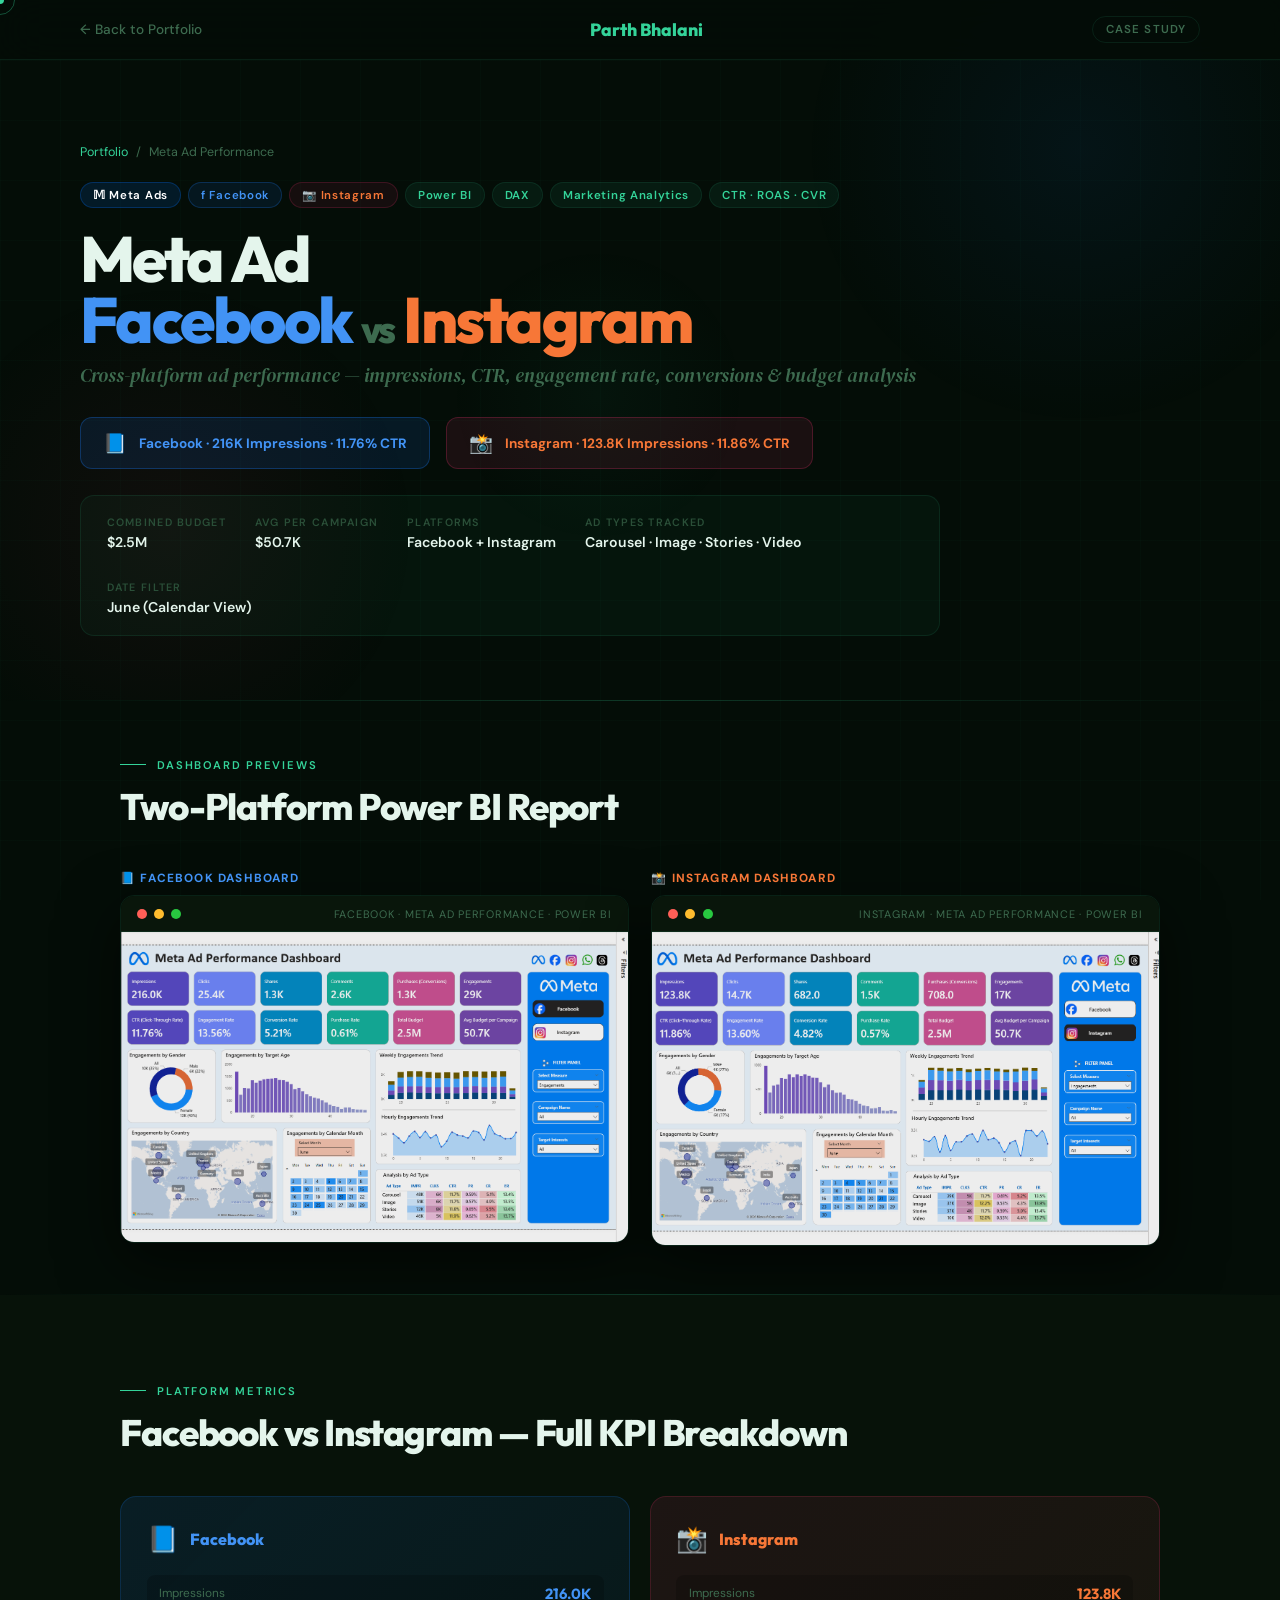
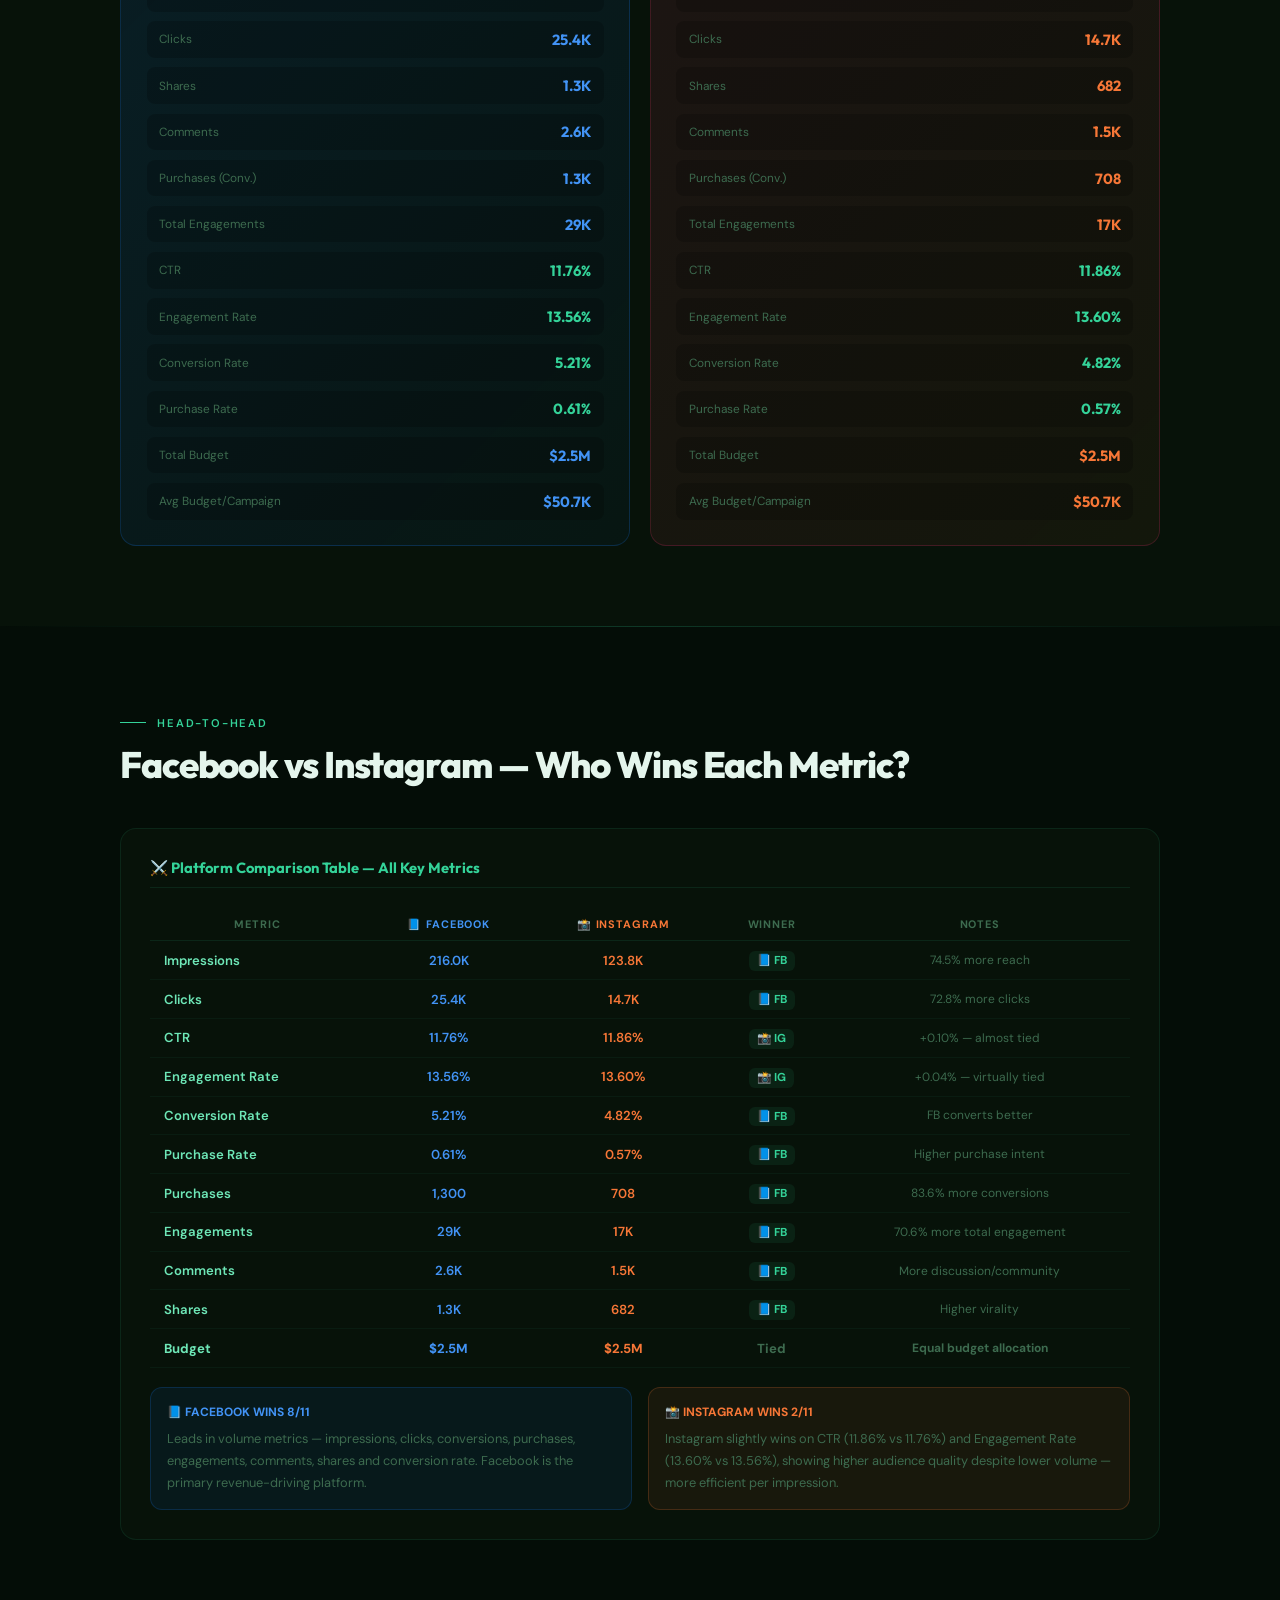
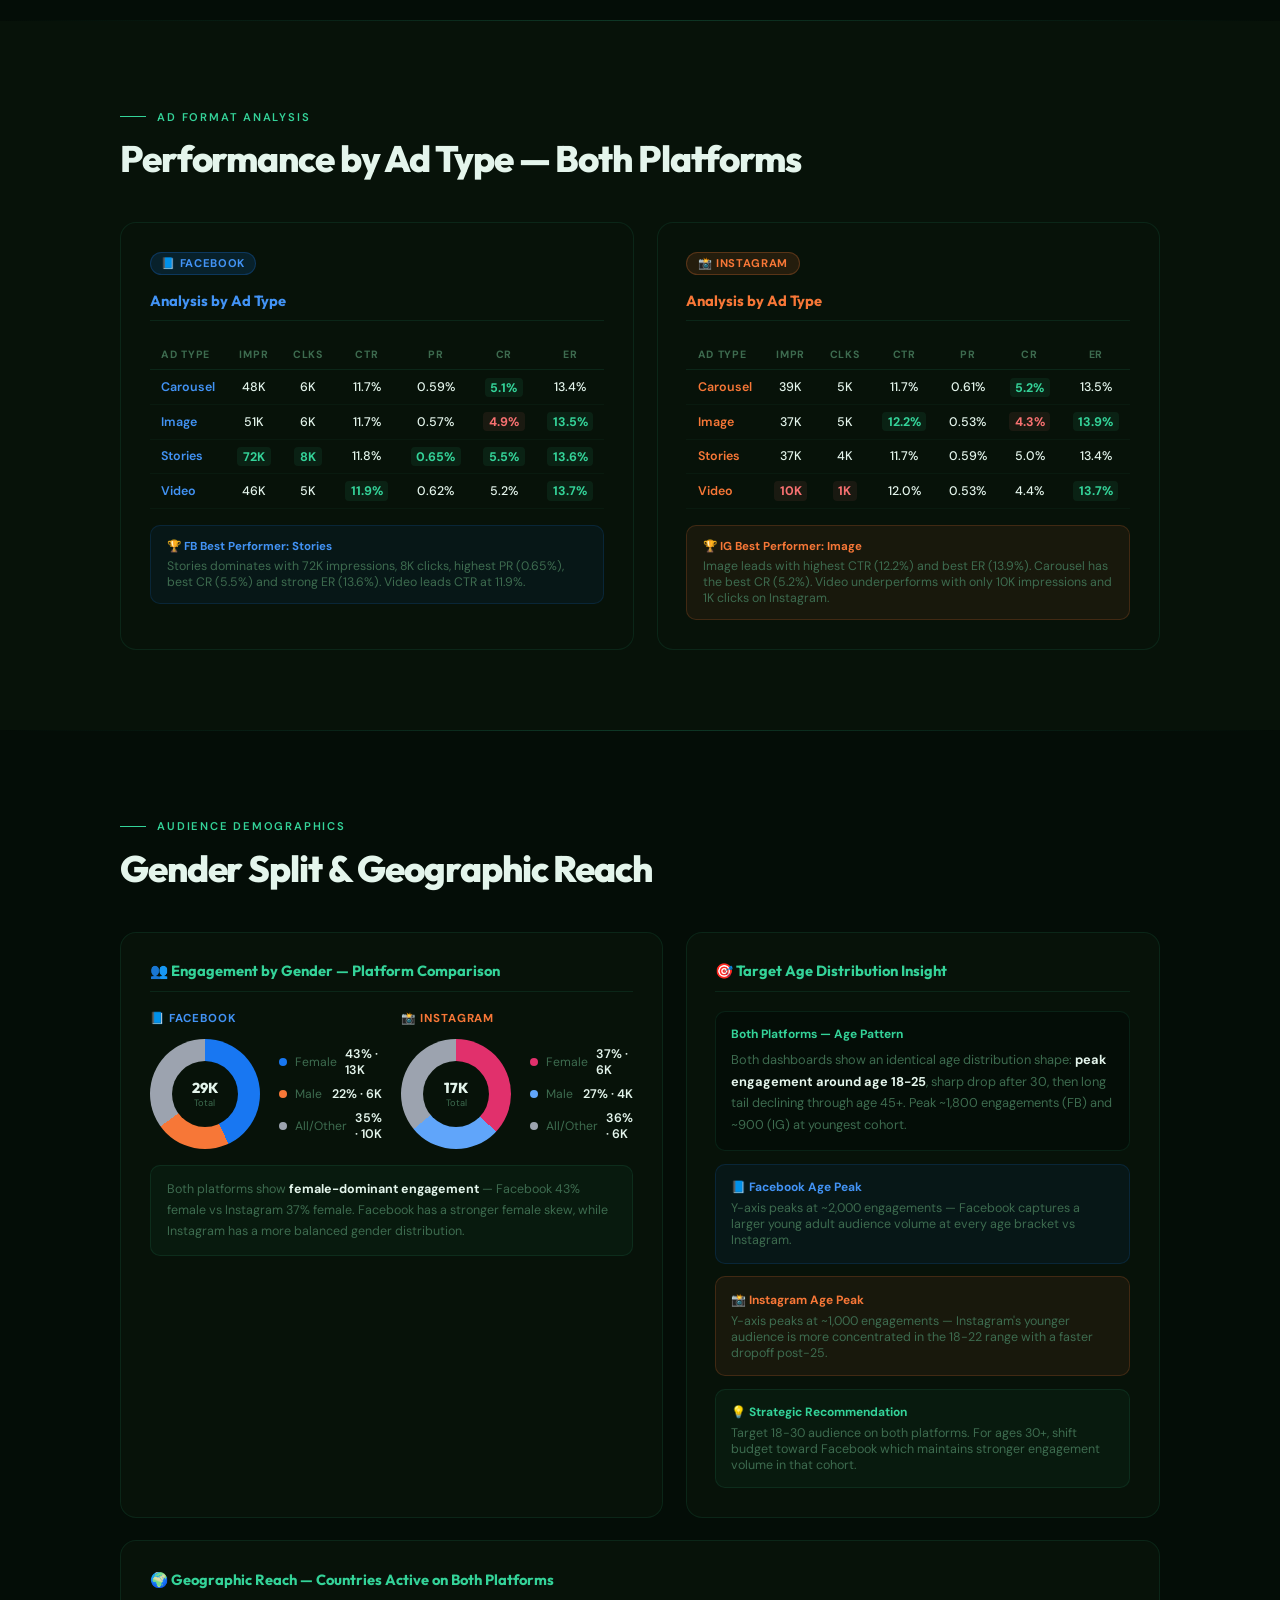
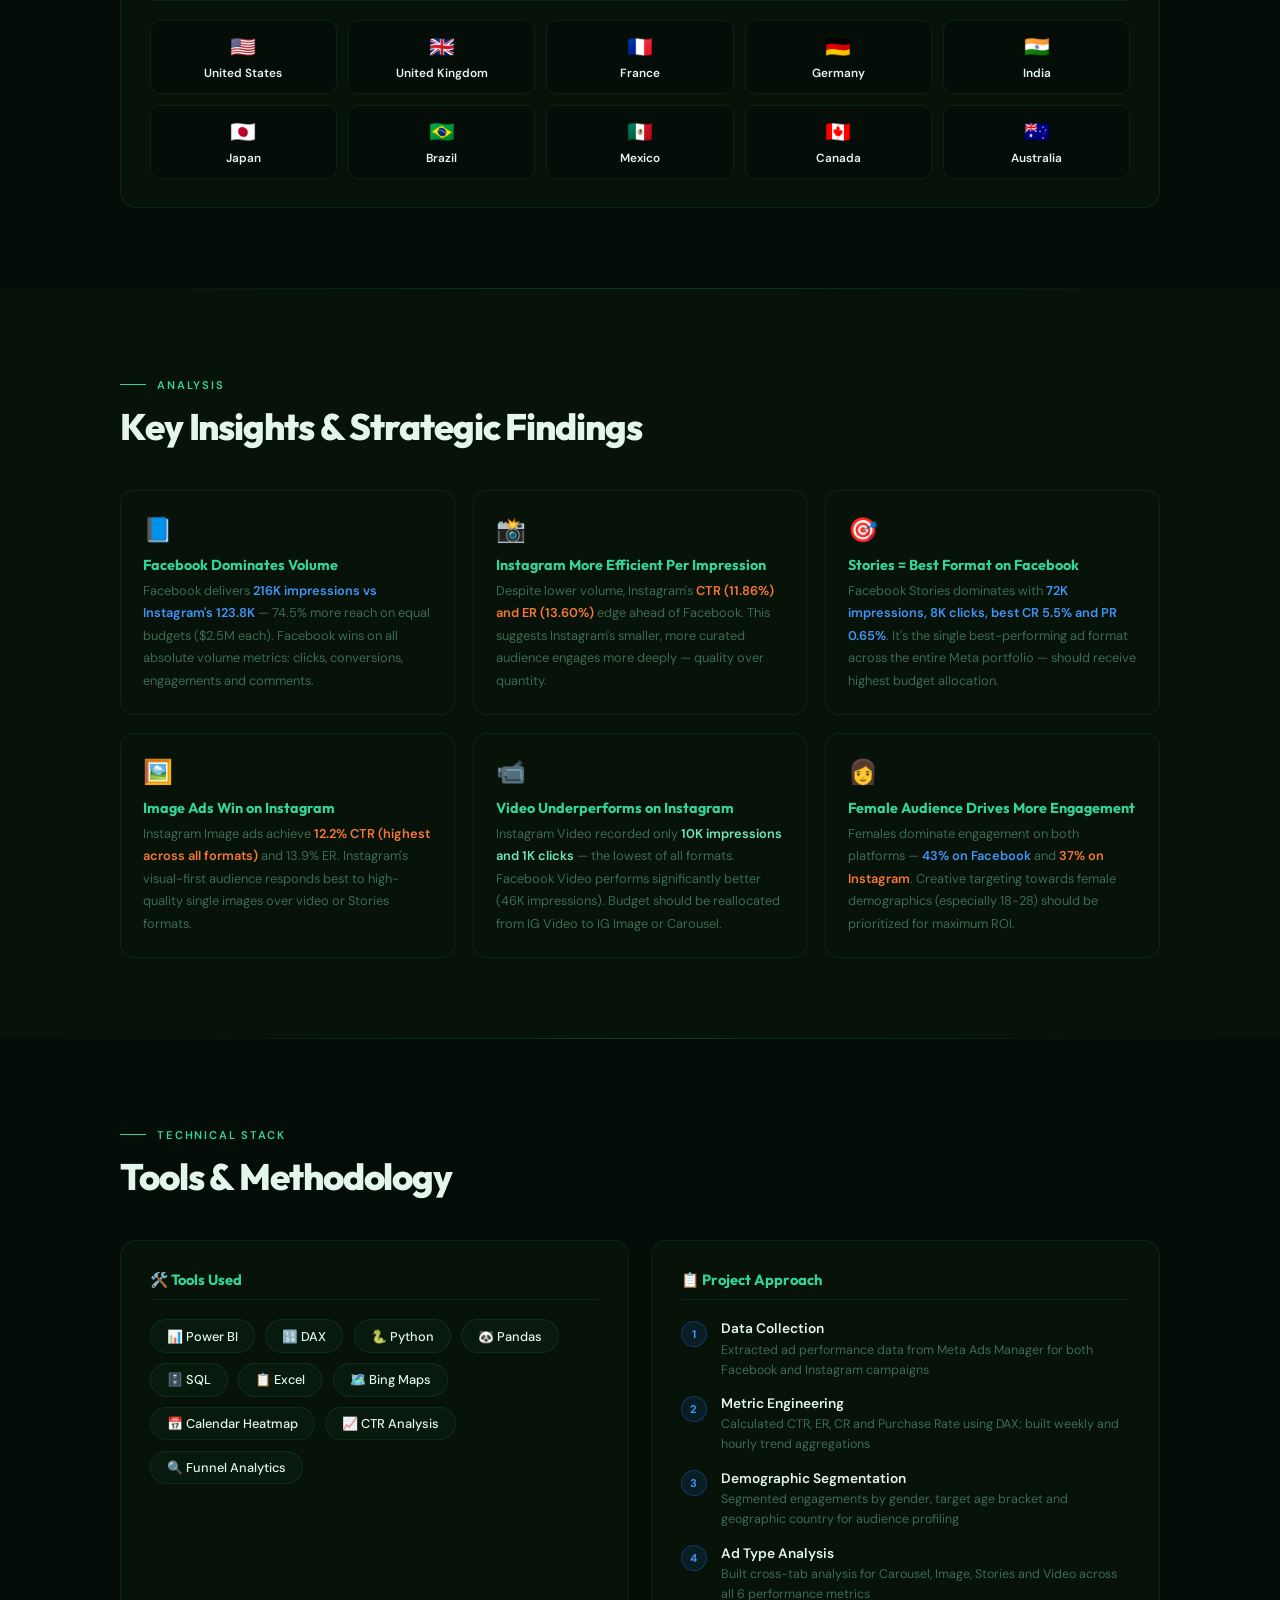
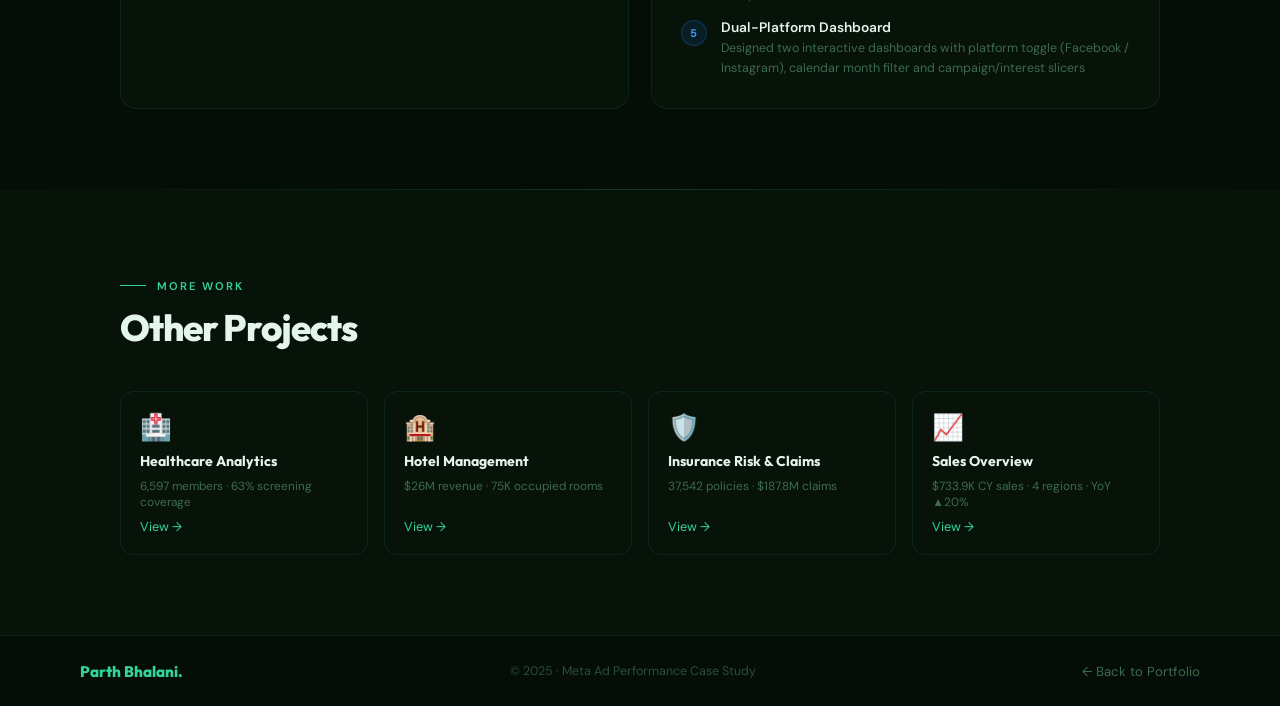
<file: meta_ads_project.html>
<!DOCTYPE html>
<html lang="en">
<head>
<meta charset="UTF-8">
<meta name="viewport" content="width=device-width, initial-scale=1.0">
<title>Meta Ad Performance | Parth Bhalani</title>
<link href="https://fonts.googleapis.com/css2?family=Outfit:wght@300;400;500;600;700;800&family=DM+Serif+Display:ital@0;1&family=DM+Sans:wght@300;400;500&display=swap" rel="stylesheet">
<style>
  :root {
    --bg:     #040d07;
    --bg2:    #071209;
    --bg3:    #09160b;
    --accent: #34d399;
    --a2:     #10b981;
    --a3:     #6ee7b7;
    --border: rgba(52,211,153,.1);
    --bord2:  rgba(52,211,153,.22);
    --text:   #e4f5ec;
    --muted:  #3d6b4f;
    --muted2: #2a4f38;
    --surf:   rgba(52,211,153,.04);
    /* brand colors */
    --fb:     #1877f2;
    --fb2:    #4293f5;
    --ig:     #e1306c;
    --ig2:    #f77737;
    --meta:   #0668e1;
  }
  *,*::before,*::after{margin:0;padding:0;box-sizing:border-box;}
  html{scroll-behavior:smooth;}
  body{font-family:'DM Sans',sans-serif;background:var(--bg);color:var(--text);overflow-x:hidden;cursor:none;}

  #cur {width:8px;height:8px;background:var(--accent);border-radius:50%;position:fixed;pointer-events:none;z-index:9999;transform:translate(-50%,-50%);mix-blend-mode:screen;}
  #cur2{width:30px;height:30px;border:1.5px solid rgba(52,211,153,.35);border-radius:50%;position:fixed;pointer-events:none;z-index:9998;transform:translate(-50%,-50%);transition:width .2s,height .2s;}
  body::before{content:'';position:fixed;inset:0;pointer-events:none;z-index:0;
    background-image:linear-gradient(rgba(52,211,153,.022) 1px,transparent 1px),linear-gradient(90deg,rgba(52,211,153,.022) 1px,transparent 1px);
    background-size:60px 60px;}

  /* NAV */
  nav{position:fixed;top:0;width:100%;z-index:100;padding:1rem 5rem;display:flex;justify-content:space-between;align-items:center;background:rgba(4,13,7,.92);backdrop-filter:blur(24px);border-bottom:1px solid var(--border);}
  .nav-back{display:flex;align-items:center;gap:.5rem;text-decoration:none;color:var(--muted);font-size:.85rem;font-weight:500;transition:color .2s;}
  .nav-back:hover{color:var(--accent);}
  .nav-logo{font-family:'Outfit',sans-serif;font-weight:800;font-size:1.1rem;color:var(--accent);}
  .nav-tag{font-size:.72rem;font-weight:600;letter-spacing:.1em;text-transform:uppercase;padding:.3rem .8rem;border:1px solid var(--border);border-radius:100px;color:var(--muted);}

  /* HERO */
  .hero{min-height:65vh;display:flex;align-items:center;padding:9rem 5rem 4rem;position:relative;overflow:hidden;}
  .orb{position:absolute;border-radius:50%;pointer-events:none;}
  .orb1{width:600px;height:600px;top:-150px;right:-100px;background:radial-gradient(circle,rgba(24,119,242,.07),transparent 65%);animation:drift 10s ease-in-out infinite;}
  .orb2{width:500px;height:500px;bottom:-80px;left:-80px;background:radial-gradient(circle,rgba(225,48,108,.06),transparent 70%);animation:drift 14s ease-in-out infinite reverse;}
  .orb3{width:300px;height:300px;top:35%;left:35%;background:radial-gradient(circle,rgba(52,211,153,.04),transparent 70%);animation:drift 18s ease-in-out infinite;}
  @keyframes drift{0%,100%{transform:translate(0,0)}33%{transform:translate(25px,-15px)}66%{transform:translate(-15px,12px)}}

  .hero-content{position:relative;z-index:2;max-width:860px;}
  .breadcrumb{display:flex;align-items:center;gap:.5rem;font-size:.78rem;color:var(--muted);margin-bottom:1.4rem;animation:fadeUp .6s ease both;}
  .breadcrumb a{color:var(--accent);text-decoration:none;}
  .badge-row{display:flex;flex-wrap:wrap;gap:.45rem;margin-bottom:1.3rem;animation:fadeUp .6s .07s ease both;}
  .pb{font-size:.72rem;font-weight:600;letter-spacing:.06em;padding:.28rem .75rem;border-radius:100px;}
  .pb-meta{color:#fff;background:rgba(6,104,225,.15);border:1px solid rgba(6,104,225,.3);}
  .pb-fb{color:var(--fb2);background:rgba(24,119,242,.1);border:1px solid rgba(24,119,242,.25);}
  .pb-ig{color:#f77737;background:rgba(225,48,108,.08);border:1px solid rgba(225,48,108,.2);}
  .pb-g{color:var(--accent);background:rgba(52,211,153,.07);border:1px solid var(--border);}

  .proj-title{font-family:'Outfit',sans-serif;font-size:clamp(2.2rem,5vw,4.3rem);font-weight:800;letter-spacing:-.04em;line-height:.95;animation:fadeUp .6s .13s ease both;}
  .proj-title .fb{color:var(--fb2);}
  .proj-title .ig{color:#f77737;}
  .proj-sub{font-family:'DM Serif Display',serif;font-style:italic;font-size:1.2rem;color:var(--muted);margin-top:.7rem;animation:fadeUp .6s .2s ease both;}

  .platform-pills{display:flex;gap:1rem;margin-top:1.8rem;animation:fadeUp .6s .25s ease both;}
  .plat-pill{display:flex;align-items:center;gap:.7rem;padding:.8rem 1.4rem;border-radius:12px;font-weight:700;font-size:.85rem;}
  .plat-fb{background:rgba(24,119,242,.12);border:1px solid rgba(24,119,242,.3);color:var(--fb2);}
  .plat-ig{background:rgba(225,48,108,.1);border:1px solid rgba(225,48,108,.25);color:#f77737;}
  .plat-ico{font-size:1.2rem;}

  .hero-meta{display:flex;flex-wrap:wrap;gap:1.8rem;margin-top:1.6rem;padding:1.2rem 1.6rem;background:var(--surf);border:1px solid var(--border);border-radius:14px;animation:fadeUp .6s .3s ease both;width:fit-content;}
  .m-lbl{font-size:.67rem;font-weight:600;letter-spacing:.12em;text-transform:uppercase;color:var(--muted2);margin-bottom:.25rem;}
  .m-val{font-size:.88rem;font-weight:600;color:var(--text);}
  @keyframes fadeUp{from{opacity:0;transform:translateY(20px)}to{opacity:1;transform:translateY(0)}}

  /* LAYOUT */
  .sec{position:relative;z-index:2;}
  .inner{max-width:1200px;margin:0 auto;padding:5rem;}
  .sec-div{position:relative;z-index:2;height:1px;background:linear-gradient(90deg,transparent,var(--bord2),transparent);}
  .sec-label{display:inline-flex;align-items:center;gap:.7rem;font-size:.7rem;font-weight:600;letter-spacing:.16em;text-transform:uppercase;color:var(--accent);margin-bottom:.7rem;}
  .sec-label::before{content:'';width:26px;height:1px;background:var(--accent);}
  .sec-title{font-family:'Outfit',sans-serif;font-size:clamp(1.7rem,3vw,2.3rem);font-weight:800;letter-spacing:-.03em;margin-bottom:2.5rem;}
  .reveal{opacity:0;transform:translateY(24px);transition:opacity .7s ease,transform .7s ease;}
  .reveal.on{opacity:1;transform:translateY(0);}
  .two-col{display:grid;grid-template-columns:1fr 1fr;gap:1.4rem;}
  .card{background:var(--bg2);border:1px solid var(--border);border-radius:16px;padding:1.8rem;transition:border-color .3s;}
  .card:hover{border-color:var(--bord2);}

  /* PLATFORM TOGGLE HEADER */
  .plat-header{display:flex;align-items:center;gap:.6rem;margin-bottom:1rem;}
  .plat-badge{font-size:.7rem;font-weight:700;padding:.22rem .65rem;border-radius:100px;letter-spacing:.06em;}
  .fb-badge{background:rgba(24,119,242,.15);color:var(--fb2);border:1px solid rgba(24,119,242,.25);}
  .ig-badge{background:rgba(247,119,55,.12);color:#f77737;border:1px solid rgba(247,119,55,.25);}
  .card-title{font-family:'Outfit',sans-serif;font-size:.92rem;font-weight:700;margin-bottom:1.2rem;padding-bottom:.65rem;border-bottom:1px solid var(--border);}
  .ct-fb{color:var(--fb2);}
  .ct-ig{color:#f77737;}
  .ct-meta{color:var(--accent);}

  /* PLATFORM SIDE-BY-SIDE KPI */
  .platform-grid{display:grid;grid-template-columns:1fr 1fr;gap:1.2rem;}
  .plat-block{border-radius:16px;padding:1.6rem;border:1px solid transparent;transition:all .3s;}
  .plat-block:hover{transform:translateY(-3px);}
  .fb-block{background:linear-gradient(135deg,rgba(24,119,242,.12),rgba(24,119,242,.04));border-color:rgba(24,119,242,.2);}
  .ig-block{background:linear-gradient(135deg,rgba(225,48,108,.1),rgba(247,119,55,.05));border-color:rgba(225,48,108,.2);}
  .pb-header{display:flex;align-items:center;gap:.7rem;margin-bottom:1.2rem;}
  .pb-icon{font-size:1.6rem;}
  .pb-name{font-family:'Outfit',sans-serif;font-size:1rem;font-weight:800;}
  .kpi-list{display:flex;flex-direction:column;gap:.6rem;}
  .kpi-row{display:flex;justify-content:space-between;align-items:center;padding:.55rem .8rem;background:rgba(0,0,0,.2);border-radius:8px;}
  .kl{font-size:.74rem;color:var(--muted);}
  .kv{font-family:'Outfit',sans-serif;font-size:.92rem;font-weight:700;}
  .kv-fb{color:var(--fb2);}
  .kv-ig{color:#f77737;}
  .kv-g{color:var(--accent);}

  /* COMPARISON TABLE */
  .cmp-table{width:100%;border-collapse:collapse;font-size:.82rem;}
  .cmp-table th{padding:.6rem .9rem;font-size:.68rem;font-weight:700;letter-spacing:.08em;text-transform:uppercase;color:var(--muted);border-bottom:1px solid var(--border);}
  .cmp-table th:not(:first-child){text-align:center;}
  .cmp-table td{padding:.65rem .9rem;border-bottom:1px solid rgba(52,211,153,.05);text-align:center;}
  .cmp-table td:first-child{text-align:left;font-weight:600;color:var(--a3);}
  .cmp-table tr:hover td{background:rgba(52,211,153,.025);}
  .cmp-table tr:last-child td{border-top:1px solid var(--bord2);font-weight:700;}
  .td-fb{color:var(--fb2);font-weight:600;}
  .td-ig{color:#f77737;font-weight:600;}
  .td-win{background:rgba(52,211,153,.08);border-radius:6px;padding:.15rem .5rem;color:var(--accent);font-weight:700;font-size:.72rem;}
  .td-lose{color:var(--muted);font-size:.8rem;}

  /* AD TYPE TABLE */
  .ad-table{width:100%;border-collapse:collapse;font-size:.78rem;}
  .ad-table th{padding:.5rem .7rem;text-align:left;font-size:.66rem;font-weight:700;letter-spacing:.07em;text-transform:uppercase;color:var(--muted);border-bottom:1px solid var(--border);}
  .ad-table th:not(:first-child){text-align:center;}
  .ad-table td{padding:.55rem .7rem;border-bottom:1px solid rgba(52,211,153,.04);text-align:center;}
  .ad-table td:first-child{text-align:left;font-weight:600;}
  .ad-table tr:hover td{background:rgba(52,211,153,.025);}
  .hi-cell{background:rgba(52,211,153,.08);color:var(--accent);font-weight:700;border-radius:4px;padding:.1rem .35rem;}
  .warn-cell{background:rgba(248,113,113,.08);color:#f87171;font-weight:700;border-radius:4px;padding:.1rem .35rem;}
  .neu-cell{color:var(--text);font-weight:500;}

  /* DONUT (CSS) */
  .donut-wrap{display:flex;align-items:center;gap:1.2rem;}
  .donut{width:110px;height:110px;border-radius:50%;flex-shrink:0;position:relative;}
  .donut-inner{position:absolute;inset:22px;border-radius:50%;background:var(--bg2);display:flex;flex-direction:column;align-items:center;justify-content:center;}
  .d-val{font-family:'Outfit',sans-serif;font-size:.9rem;font-weight:800;color:var(--text);}
  .d-sub{font-size:.58rem;color:var(--muted);}
  .leg{display:flex;flex-direction:column;gap:.5rem;flex:1;}
  .leg-row{display:flex;align-items:center;gap:.5rem;font-size:.76rem;}
  .leg-dot{width:8px;height:8px;border-radius:50%;flex-shrink:0;}
  .leg-name{color:var(--muted);flex:1;}
  .leg-pct{font-weight:600;color:var(--text);font-size:.78rem;}
  /* FB gender: Female 43%, Male 22%, All 35% */
  .fb-gender{background:conic-gradient(#1877f2 0% 43%, #f77737 43% 65%, #9ca3af 65% 100%);}
  /* IG gender: Female 37%, Male 27%, All 36% */
  .ig-gender{background:conic-gradient(#e1306c 0% 37%, #60a5fa 37% 64%, #9ca3af 64% 100%);}

  /* BAR */
  .bc-list{display:flex;flex-direction:column;gap:.55rem;}
  .bc-row{display:flex;align-items:center;gap:.65rem;}
  .bc-lbl{font-size:.73rem;color:var(--muted);text-align:right;flex-shrink:0;width:80px;}
  .bc-track{flex:1;height:18px;background:rgba(52,211,153,.05);border-radius:4px;overflow:hidden;}
  .bc-fill{height:100%;border-radius:4px;display:flex;align-items:center;justify-content:flex-end;padding-right:.35rem;font-size:.67rem;font-weight:700;color:#fff;transition:width 1.4s cubic-bezier(.4,0,.2,1);}
  .bc-fill-fb{background:linear-gradient(90deg,#1565c0,var(--fb2));}
  .bc-fill-ig{background:linear-gradient(90deg,#c2185b,var(--ig2));}

  /* DASHBOARD FRAME */
  .dash-frame{border-radius:14px;overflow:hidden;border:1px solid var(--border);box-shadow:0 20px 60px rgba(0,0,0,.6);transition:border-color .3s;}
  .dash-frame:hover{border-color:var(--bord2);}
  .dash-bar{background:var(--bg3);padding:.65rem 1rem;display:flex;align-items:center;gap:.45rem;border-bottom:1px solid var(--border);}
  .db-dot{width:10px;height:10px;border-radius:50%;}
  .db-lbl{font-size:.68rem;color:var(--muted);margin-left:auto;letter-spacing:.07em;text-transform:uppercase;}
  .dash-frame img{width:100%;display:block;filter:brightness(.93);}

  /* INSIGHTS */
  .ins-grid{display:grid;grid-template-columns:repeat(3,1fr);gap:1.1rem;}
  .ins-card{background:var(--bg2);border:1px solid var(--border);border-radius:14px;padding:1.4rem;transition:all .3s;}
  .ins-card:hover{border-color:var(--bord2);transform:translateY(-4px);}
  .ins-ico{font-size:1.5rem;margin-bottom:.7rem;}
  .ins-title{font-family:'Outfit',sans-serif;font-size:.9rem;font-weight:700;color:var(--accent);margin-bottom:.4rem;}
  .ins-text{font-size:.8rem;line-height:1.75;color:var(--muted);}
  .hi{color:var(--a3);font-weight:600;}
  .hi-fb{color:var(--fb2);font-weight:600;}
  .hi-ig{color:#f77737;font-weight:600;}

  /* TOOLS */
  .tools-row{display:flex;flex-wrap:wrap;gap:.65rem;}
  .tc{display:flex;align-items:center;gap:.45rem;padding:.45rem 1rem;border-radius:100px;background:var(--surf);border:1px solid var(--border);font-size:.8rem;font-weight:500;color:var(--text);transition:all .2s;}
  .tc:hover{border-color:var(--bord2);background:rgba(52,211,153,.08);}

  /* STEPS */
  .steps{display:flex;flex-direction:column;gap:.85rem;}
  .step{display:flex;gap:.9rem;align-items:flex-start;}
  .step-num{width:26px;height:26px;border-radius:50%;background:rgba(24,119,242,.12);border:1px solid rgba(24,119,242,.3);display:flex;align-items:center;justify-content:center;font-size:.7rem;font-weight:700;color:var(--fb2);flex-shrink:0;margin-top:.1rem;}
  .step-title{font-size:.86rem;font-weight:600;color:var(--text);margin-bottom:.2rem;}
  .step-desc{font-size:.78rem;color:var(--muted);line-height:1.6;}

  /* COUNTRY */
  .country-grid{display:grid;grid-template-columns:repeat(5,1fr);gap:.7rem;}
  .cntry{background:var(--bg);border:1px solid var(--border);border-radius:10px;padding:.75rem;text-align:center;transition:all .2s;}
  .cntry:hover{border-color:var(--bord2);}
  .cntry-flag{font-size:1.3rem;margin-bottom:.3rem;}
  .cntry-name{font-size:.74rem;font-weight:600;color:var(--text);}

  /* NEXT */
  .next-grid{display:grid;grid-template-columns:repeat(4,1fr);gap:1rem;}
  .next-card{background:var(--bg2);border:1px solid var(--border);border-radius:14px;padding:1.2rem;text-decoration:none;color:var(--text);transition:all .3s;display:flex;flex-direction:column;gap:.5rem;}
  .next-card:hover{border-color:var(--bord2);transform:translateY(-4px);}
  .nc-ico{font-size:1.6rem;}
  .nc-title{font-family:'Outfit',sans-serif;font-size:.88rem;font-weight:700;}
  .nc-sub{font-size:.74rem;color:var(--muted);}
  .nc-arr{font-size:.8rem;color:var(--accent);margin-top:auto;}

  footer{position:relative;z-index:2;border-top:1px solid var(--border);padding:1.6rem 5rem;display:flex;justify-content:space-between;align-items:center;background:var(--bg);}
  .f-logo{font-family:'Outfit',sans-serif;font-weight:800;font-size:.95rem;color:var(--accent);}
  .f-copy{font-size:.78rem;color:var(--muted2);}
  .f-back{font-size:.82rem;color:var(--muted);text-decoration:none;transition:color .2s;}
  .f-back:hover{color:var(--accent);}

  @media(max-width:900px){
    nav{padding:1rem 1.5rem;}
    .hero,.inner{padding-left:1.5rem;padding-right:1.5rem;}
    .two-col,.platform-grid,.ins-grid,.next-grid,.country-grid{grid-template-columns:1fr 1fr;}
    footer{flex-direction:column;gap:.8rem;padding:1.2rem;text-align:center;}
  }
</style>
</head>
<body>
<div id="cur"></div><div id="cur2"></div>

<!-- NAV -->
<nav>
  <a href="index.html" class="nav-back">← Back to Portfolio</a>
  <div class="nav-logo">Parth Bhalani</div>
  <div class="nav-tag">Case Study</div>
</nav>

<!-- HERO -->
<section class="hero sec">
  <div class="orb orb1"></div><div class="orb orb2"></div><div class="orb orb3"></div>
  <div class="hero-content">
    <div class="breadcrumb reveal">
      <a href="index.html">Portfolio</a> <span>/</span> <span>Meta Ad Performance</span>
    </div>
    <div class="badge-row reveal">
      <span class="pb pb-meta">𝕄 Meta Ads</span>
      <span class="pb pb-fb">f Facebook</span>
      <span class="pb pb-ig">📷 Instagram</span>
      <span class="pb pb-g">Power BI</span>
      <span class="pb pb-g">DAX</span>
      <span class="pb pb-g">Marketing Analytics</span>
      <span class="pb pb-g">CTR · ROAS · CVR</span>
    </div>
    <h1 class="proj-title">Meta Ad<br><span class="fb">Facebook</span> <span style="color:var(--muted);font-size:60%;">vs</span> <span class="ig">Instagram</span></h1>
    <p class="proj-sub">Cross-platform ad performance — impressions, CTR, engagement rate, conversions & budget analysis</p>
    <div class="platform-pills reveal">
      <div class="plat-pill plat-fb"><span class="plat-ico">📘</span> Facebook · 216K Impressions · 11.76% CTR</div>
      <div class="plat-pill plat-ig"><span class="plat-ico">📸</span> Instagram · 123.8K Impressions · 11.86% CTR</div>
    </div>
    <div class="hero-meta reveal">
      <div><div class="m-lbl">Combined Budget</div><div class="m-val">$2.5M</div></div>
      <div><div class="m-lbl">Avg per Campaign</div><div class="m-val">$50.7K</div></div>
      <div><div class="m-lbl">Platforms</div><div class="m-val">Facebook + Instagram</div></div>
      <div><div class="m-lbl">Ad Types Tracked</div><div class="m-val">Carousel · Image · Stories · Video</div></div>
      <div><div class="m-lbl">Date Filter</div><div class="m-val">June (Calendar View)</div></div>
    </div>
  </div>
</section>

<div class="sec-div"></div>

<!-- DASHBOARD SCREENSHOTS -->
<section class="sec">
  <div class="inner" style="padding-top:3rem;padding-bottom:3rem;">
    <div class="sec-label reveal">Dashboard Previews</div>
    <h2 class="sec-title reveal">Two-Platform Power BI Report</h2>
    <div class="two-col reveal">
      <div>
        <div style="font-size:.74rem;color:var(--fb2);text-transform:uppercase;letter-spacing:.1em;margin-bottom:.6rem;font-weight:700;">📘 Facebook Dashboard</div>
        <div class="dash-frame">
          <div class="dash-bar">
            <div class="db-dot" style="background:#ff5f57"></div>
            <div class="db-dot" style="background:#febc2e"></div>
            <div class="db-dot" style="background:#28c840"></div>
            <span class="db-lbl">Facebook · Meta Ad Performance · Power BI</span>
          </div>
          <img src="Assets/Facebook Dashboard.png" alt="Facebook Dashboard">
        </div>
      </div>
      <div>
        <div style="font-size:.74rem;color:#f77737;text-transform:uppercase;letter-spacing:.1em;margin-bottom:.6rem;font-weight:700;">📸 Instagram Dashboard</div>
        <div class="dash-frame">
          <div class="dash-bar">
            <div class="db-dot" style="background:#ff5f57"></div>
            <div class="db-dot" style="background:#febc2e"></div>
            <div class="db-dot" style="background:#28c840"></div>
            <span class="db-lbl">Instagram · Meta Ad Performance · Power BI</span>
          </div>
          <img src="Assets/Instagram Dashboard.png"alt="Instagram Dashboard">
        </div>
      </div>
    </div>
  </div>
</section>

<div class="sec-div"></div>

<!-- PLATFORM KPIs SIDE BY SIDE -->
<section class="sec" style="background:var(--bg2);">
  <div class="inner">
    <div class="sec-label reveal">Platform Metrics</div>
    <h2 class="sec-title reveal">Facebook vs Instagram — Full KPI Breakdown</h2>
    <div class="platform-grid reveal">

      <!-- FACEBOOK -->
      <div class="plat-block fb-block">
        <div class="pb-header">
          <span class="pb-icon">📘</span>
          <span class="pb-name" style="color:var(--fb2);">Facebook</span>
        </div>
        <div class="kpi-list">
          <div class="kpi-row"><span class="kl">Impressions</span><span class="kv kv-fb">216.0K</span></div>
          <div class="kpi-row"><span class="kl">Clicks</span><span class="kv kv-fb">25.4K</span></div>
          <div class="kpi-row"><span class="kl">Shares</span><span class="kv kv-fb">1.3K</span></div>
          <div class="kpi-row"><span class="kl">Comments</span><span class="kv kv-fb">2.6K</span></div>
          <div class="kpi-row"><span class="kl">Purchases (Conv.)</span><span class="kv kv-fb">1.3K</span></div>
          <div class="kpi-row"><span class="kl">Total Engagements</span><span class="kv kv-fb">29K</span></div>
          <div class="kpi-row"><span class="kl">CTR</span><span class="kv kv-g">11.76%</span></div>
          <div class="kpi-row"><span class="kl">Engagement Rate</span><span class="kv kv-g">13.56%</span></div>
          <div class="kpi-row"><span class="kl">Conversion Rate</span><span class="kv kv-g">5.21%</span></div>
          <div class="kpi-row"><span class="kl">Purchase Rate</span><span class="kv kv-g">0.61%</span></div>
          <div class="kpi-row"><span class="kl">Total Budget</span><span class="kv kv-fb">$2.5M</span></div>
          <div class="kpi-row"><span class="kl">Avg Budget/Campaign</span><span class="kv kv-fb">$50.7K</span></div>
        </div>
      </div>

      <!-- INSTAGRAM -->
      <div class="plat-block ig-block">
        <div class="pb-header">
          <span class="pb-icon">📸</span>
          <span class="pb-name" style="color:#f77737;">Instagram</span>
        </div>
        <div class="kpi-list">
          <div class="kpi-row"><span class="kl">Impressions</span><span class="kv kv-ig">123.8K</span></div>
          <div class="kpi-row"><span class="kl">Clicks</span><span class="kv kv-ig">14.7K</span></div>
          <div class="kpi-row"><span class="kl">Shares</span><span class="kv kv-ig">682</span></div>
          <div class="kpi-row"><span class="kl">Comments</span><span class="kv kv-ig">1.5K</span></div>
          <div class="kpi-row"><span class="kl">Purchases (Conv.)</span><span class="kv kv-ig">708</span></div>
          <div class="kpi-row"><span class="kl">Total Engagements</span><span class="kv kv-ig">17K</span></div>
          <div class="kpi-row"><span class="kl">CTR</span><span class="kv kv-g">11.86%</span></div>
          <div class="kpi-row"><span class="kl">Engagement Rate</span><span class="kv kv-g">13.60%</span></div>
          <div class="kpi-row"><span class="kl">Conversion Rate</span><span class="kv kv-g">4.82%</span></div>
          <div class="kpi-row"><span class="kl">Purchase Rate</span><span class="kv kv-g">0.57%</span></div>
          <div class="kpi-row"><span class="kl">Total Budget</span><span class="kv kv-ig">$2.5M</span></div>
          <div class="kpi-row"><span class="kl">Avg Budget/Campaign</span><span class="kv kv-ig">$50.7K</span></div>
        </div>
      </div>
    </div>
  </div>
</section>

<div class="sec-div"></div>

<!-- HEAD-TO-HEAD COMPARISON TABLE -->
<section class="sec">
  <div class="inner">
    <div class="sec-label reveal">Head-to-Head</div>
    <h2 class="sec-title reveal">Facebook vs Instagram — Who Wins Each Metric?</h2>
    <div class="card reveal">
      <div class="card-title ct-meta">⚔️ Platform Comparison Table — All Key Metrics</div>
      <div style="overflow-x:auto;">
        <table class="cmp-table">
          <thead>
            <tr>
              <th>Metric</th>
              <th style="color:var(--fb2);">📘 Facebook</th>
              <th style="color:#f77737;">📸 Instagram</th>
              <th>Winner</th>
              <th>Notes</th>
            </tr>
          </thead>
          <tbody>
            <tr>
              <td>Impressions</td>
              <td class="td-fb">216.0K</td>
              <td class="td-ig">123.8K</td>
              <td><span class="td-win">📘 FB</span></td>
              <td style="font-size:.75rem;color:var(--muted);">74.5% more reach</td>
            </tr>
            <tr>
              <td>Clicks</td>
              <td class="td-fb">25.4K</td>
              <td class="td-ig">14.7K</td>
              <td><span class="td-win">📘 FB</span></td>
              <td style="font-size:.75rem;color:var(--muted);">72.8% more clicks</td>
            </tr>
            <tr>
              <td>CTR</td>
              <td class="td-fb">11.76%</td>
              <td class="td-ig">11.86%</td>
              <td><span class="td-win">📸 IG</span></td>
              <td style="font-size:.75rem;color:var(--muted);">+0.10% — almost tied</td>
            </tr>
            <tr>
              <td>Engagement Rate</td>
              <td class="td-fb">13.56%</td>
              <td class="td-ig">13.60%</td>
              <td><span class="td-win">📸 IG</span></td>
              <td style="font-size:.75rem;color:var(--muted);">+0.04% — virtually tied</td>
            </tr>
            <tr>
              <td>Conversion Rate</td>
              <td class="td-fb">5.21%</td>
              <td class="td-ig">4.82%</td>
              <td><span class="td-win">📘 FB</span></td>
              <td style="font-size:.75rem;color:var(--muted);">FB converts better</td>
            </tr>
            <tr>
              <td>Purchase Rate</td>
              <td class="td-fb">0.61%</td>
              <td class="td-ig">0.57%</td>
              <td><span class="td-win">📘 FB</span></td>
              <td style="font-size:.75rem;color:var(--muted);">Higher purchase intent</td>
            </tr>
            <tr>
              <td>Purchases</td>
              <td class="td-fb">1,300</td>
              <td class="td-ig">708</td>
              <td><span class="td-win">📘 FB</span></td>
              <td style="font-size:.75rem;color:var(--muted);">83.6% more conversions</td>
            </tr>
            <tr>
              <td>Engagements</td>
              <td class="td-fb">29K</td>
              <td class="td-ig">17K</td>
              <td><span class="td-win">📘 FB</span></td>
              <td style="font-size:.75rem;color:var(--muted);">70.6% more total engagement</td>
            </tr>
            <tr>
              <td>Comments</td>
              <td class="td-fb">2.6K</td>
              <td class="td-ig">1.5K</td>
              <td><span class="td-win">📘 FB</span></td>
              <td style="font-size:.75rem;color:var(--muted);">More discussion/community</td>
            </tr>
            <tr>
              <td>Shares</td>
              <td class="td-fb">1.3K</td>
              <td class="td-ig">682</td>
              <td><span class="td-win">📘 FB</span></td>
              <td style="font-size:.75rem;color:var(--muted);">Higher virality</td>
            </tr>
            <tr>
              <td>Budget</td>
              <td class="td-fb">$2.5M</td>
              <td class="td-ig">$2.5M</td>
              <td style="color:var(--muted);">Tied</td>
              <td style="font-size:.75rem;color:var(--muted);">Equal budget allocation</td>
            </tr>
          </tbody>
        </table>
      </div>
      <!-- Winner summary -->
      <div style="display:grid;grid-template-columns:1fr 1fr;gap:1rem;margin-top:1.2rem;">
        <div style="background:rgba(24,119,242,.08);border:1px solid rgba(24,119,242,.2);border-radius:12px;padding:1rem;">
          <div style="font-size:.75rem;color:var(--fb2);font-weight:700;margin-bottom:.5rem;">📘 FACEBOOK WINS 8/11</div>
          <div style="font-size:.8rem;color:var(--muted);line-height:1.7;">Leads in volume metrics — impressions, clicks, conversions, purchases, engagements, comments, shares and conversion rate. Facebook is the primary revenue-driving platform.</div>
        </div>
        <div style="background:rgba(247,119,55,.07);border:1px solid rgba(247,119,55,.2);border-radius:12px;padding:1rem;">
          <div style="font-size:.75rem;color:#f77737;font-weight:700;margin-bottom:.5rem;">📸 INSTAGRAM WINS 2/11</div>
          <div style="font-size:.8rem;color:var(--muted);line-height:1.7;">Instagram slightly wins on CTR (11.86% vs 11.76%) and Engagement Rate (13.60% vs 13.56%), showing higher audience quality despite lower volume — more efficient per impression.</div>
        </div>
      </div>
    </div>
  </div>
</section>

<div class="sec-div"></div>

<!-- AD TYPE ANALYSIS -->
<section class="sec" style="background:var(--bg2);">
  <div class="inner">
    <div class="sec-label reveal">Ad Format Analysis</div>
    <h2 class="sec-title reveal">Performance by Ad Type — Both Platforms</h2>
    <div class="two-col">

      <!-- Facebook Ad Types -->
      <div class="card reveal">
        <div class="plat-header"><span class="plat-badge fb-badge">📘 FACEBOOK</span></div>
        <div class="card-title ct-fb">Analysis by Ad Type</div>
        <div style="overflow-x:auto;">
          <table class="ad-table">
            <thead>
              <tr><th>Ad Type</th><th>IMPR</th><th>CLKS</th><th>CTR</th><th>PR</th><th>CR</th><th>ER</th></tr>
            </thead>
            <tbody>
              <tr>
                <td style="color:var(--fb2);">Carousel</td>
                <td class="neu-cell">48K</td><td class="neu-cell">6K</td>
                <td><span class="neu-cell">11.7%</span></td>
                <td class="neu-cell">0.59%</td>
                <td><span class="hi-cell">5.1%</span></td>
                <td class="neu-cell">13.4%</td>
              </tr>
              <tr>
                <td style="color:var(--fb2);">Image</td>
                <td class="neu-cell">51K</td><td class="neu-cell">6K</td>
                <td><span class="neu-cell">11.7%</span></td>
                <td class="neu-cell">0.57%</td>
                <td><span class="warn-cell">4.9%</span></td>
                <td><span class="hi-cell">13.5%</span></td>
              </tr>
              <tr>
                <td style="color:var(--fb2);">Stories</td>
                <td><span class="hi-cell">72K</span></td><td><span class="hi-cell">8K</span></td>
                <td class="neu-cell">11.8%</td>
                <td><span class="hi-cell">0.65%</span></td>
                <td><span class="hi-cell">5.5%</span></td>
                <td><span class="hi-cell">13.6%</span></td>
              </tr>
              <tr>
                <td style="color:var(--fb2);">Video</td>
                <td class="neu-cell">46K</td><td class="neu-cell">5K</td>
                <td><span class="hi-cell">11.9%</span></td>
                <td class="neu-cell">0.62%</td>
                <td class="neu-cell">5.2%</td>
                <td><span class="hi-cell">13.7%</span></td>
              </tr>
            </tbody>
          </table>
        </div>
        <div style="margin-top:1rem;padding:.8rem 1rem;background:rgba(24,119,242,.06);border:1px solid rgba(24,119,242,.15);border-radius:10px;">
          <div style="font-size:.72rem;color:var(--fb2);font-weight:700;margin-bottom:.3rem;">🏆 FB Best Performer: Stories</div>
          <div style="font-size:.77rem;color:var(--muted);">Stories dominates with 72K impressions, 8K clicks, highest PR (0.65%), best CR (5.5%) and strong ER (13.6%). Video leads CTR at 11.9%.</div>
        </div>
      </div>

      <!-- Instagram Ad Types -->
      <div class="card reveal">
        <div class="plat-header"><span class="plat-badge ig-badge">📸 INSTAGRAM</span></div>
        <div class="card-title ct-ig">Analysis by Ad Type</div>
        <div style="overflow-x:auto;">
          <table class="ad-table">
            <thead>
              <tr><th>Ad Type</th><th>IMPR</th><th>CLKS</th><th>CTR</th><th>PR</th><th>CR</th><th>ER</th></tr>
            </thead>
            <tbody>
              <tr>
                <td style="color:#f77737;">Carousel</td>
                <td class="neu-cell">39K</td><td class="neu-cell">5K</td>
                <td class="neu-cell">11.7%</td>
                <td class="neu-cell">0.61%</td>
                <td><span class="hi-cell">5.2%</span></td>
                <td class="neu-cell">13.5%</td>
              </tr>
              <tr>
                <td style="color:#f77737;">Image</td>
                <td class="neu-cell">37K</td><td class="neu-cell">5K</td>
                <td><span class="hi-cell">12.2%</span></td>
                <td class="neu-cell">0.53%</td>
                <td><span class="warn-cell">4.3%</span></td>
                <td><span class="hi-cell">13.9%</span></td>
              </tr>
              <tr>
                <td style="color:#f77737;">Stories</td>
                <td class="neu-cell">37K</td><td class="neu-cell">4K</td>
                <td class="neu-cell">11.7%</td>
                <td class="neu-cell">0.59%</td>
                <td class="neu-cell">5.0%</td>
                <td class="neu-cell">13.4%</td>
              </tr>
              <tr>
                <td style="color:#f77737;">Video</td>
                <td><span class="warn-cell">10K</span></td><td><span class="warn-cell">1K</span></td>
                <td class="neu-cell">12.0%</td>
                <td class="neu-cell">0.53%</td>
                <td class="neu-cell">4.4%</td>
                <td><span class="hi-cell">13.7%</span></td>
              </tr>
            </tbody>
          </table>
        </div>
        <div style="margin-top:1rem;padding:.8rem 1rem;background:rgba(247,119,55,.07);border:1px solid rgba(247,119,55,.18);border-radius:10px;">
          <div style="font-size:.72rem;color:#f77737;font-weight:700;margin-bottom:.3rem;">🏆 IG Best Performer: Image</div>
          <div style="font-size:.77rem;color:var(--muted);">Image leads with highest CTR (12.2%) and best ER (13.9%). Carousel has the best CR (5.2%). Video underperforms with only 10K impressions and 1K clicks on Instagram.</div>
        </div>
      </div>
    </div>
  </div>
</section>

<div class="sec-div"></div>

<!-- GENDER + COUNTRIES -->
<section class="sec">
  <div class="inner">
    <div class="sec-label reveal">Audience Demographics</div>
    <h2 class="sec-title reveal">Gender Split & Geographic Reach</h2>
    <div class="two-col" style="margin-bottom:1.4rem;">

      <!-- Gender comparison -->
      <div class="card reveal">
        <div class="card-title ct-meta">👥 Engagement by Gender — Platform Comparison</div>
        <div style="display:grid;grid-template-columns:1fr 1fr;gap:1.2rem;">
          <div>
            <div style="font-size:.72rem;color:var(--fb2);font-weight:700;text-transform:uppercase;letter-spacing:.08em;margin-bottom:.8rem;">📘 Facebook</div>
            <div class="donut-wrap">
              <div class="donut fb-gender"><div class="donut-inner"><div class="d-val">29K</div><div class="d-sub">Total</div></div></div>
              <div class="leg">
                <div class="leg-row"><div class="leg-dot" style="background:#1877f2"></div><span class="leg-name">Female</span><span class="leg-pct">43% · 13K</span></div>
                <div class="leg-row"><div class="leg-dot" style="background:#f77737"></div><span class="leg-name">Male</span><span class="leg-pct">22% · 6K</span></div>
                <div class="leg-row"><div class="leg-dot" style="background:#9ca3af"></div><span class="leg-name">All/Other</span><span class="leg-pct">35% · 10K</span></div>
              </div>
            </div>
          </div>
          <div>
            <div style="font-size:.72rem;color:#f77737;font-weight:700;text-transform:uppercase;letter-spacing:.08em;margin-bottom:.8rem;">📸 Instagram</div>
            <div class="donut-wrap">
              <div class="donut ig-gender"><div class="donut-inner"><div class="d-val">17K</div><div class="d-sub">Total</div></div></div>
              <div class="leg">
                <div class="leg-row"><div class="leg-dot" style="background:#e1306c"></div><span class="leg-name">Female</span><span class="leg-pct">37% · 6K</span></div>
                <div class="leg-row"><div class="leg-dot" style="background:#60a5fa"></div><span class="leg-name">Male</span><span class="leg-pct">27% · 4K</span></div>
                <div class="leg-row"><div class="leg-dot" style="background:#9ca3af"></div><span class="leg-name">All/Other</span><span class="leg-pct">36% · 6K</span></div>
              </div>
            </div>
          </div>
        </div>
        <div style="margin-top:1rem;padding:.8rem 1rem;background:var(--surf);border:1px solid var(--border);border-radius:10px;font-size:.78rem;color:var(--muted);line-height:1.7;">
          Both platforms show <strong style="color:var(--text);">female-dominant engagement</strong> — Facebook 43% female vs Instagram 37% female. Facebook has a stronger female skew, while Instagram has a more balanced gender distribution.
        </div>
      </div>

      <!-- Age distribution visual -->
      <div class="card reveal">
        <div class="card-title ct-meta">🎯 Target Age Distribution Insight</div>
        <div style="display:flex;flex-direction:column;gap:.8rem;">
          <div style="padding:.9rem;background:var(--bg);border:1px solid var(--border);border-radius:10px;">
            <div style="font-size:.75rem;color:var(--accent);font-weight:700;margin-bottom:.4rem;">Both Platforms — Age Pattern</div>
            <div style="font-size:.8rem;color:var(--muted);line-height:1.7;">Both dashboards show an identical age distribution shape: <strong style="color:var(--text);">peak engagement around age 18-25</strong>, sharp drop after 30, then long tail declining through age 45+. Peak ~1,800 engagements (FB) and ~900 (IG) at youngest cohort.</div>
          </div>
          <div style="padding:.9rem;background:rgba(24,119,242,.06);border:1px solid rgba(24,119,242,.15);border-radius:10px;">
            <div style="font-size:.75rem;color:var(--fb2);font-weight:700;margin-bottom:.3rem;">📘 Facebook Age Peak</div>
            <div style="font-size:.78rem;color:var(--muted);">Y-axis peaks at ~2,000 engagements — Facebook captures a larger young adult audience volume at every age bracket vs Instagram.</div>
          </div>
          <div style="padding:.9rem;background:rgba(247,119,55,.07);border:1px solid rgba(247,119,55,.18);border-radius:10px;">
            <div style="font-size:.75rem;color:#f77737;font-weight:700;margin-bottom:.3rem;">📸 Instagram Age Peak</div>
            <div style="font-size:.78rem;color:var(--muted);">Y-axis peaks at ~1,000 engagements — Instagram's younger audience is more concentrated in the 18-22 range with a faster dropoff post-25.</div>
          </div>
          <div style="padding:.9rem;background:var(--surf);border:1px solid var(--border);border-radius:10px;">
            <div style="font-size:.75rem;color:var(--accent);font-weight:700;margin-bottom:.3rem;">💡 Strategic Recommendation</div>
            <div style="font-size:.78rem;color:var(--muted);">Target 18-30 audience on both platforms. For ages 30+, shift budget toward Facebook which maintains stronger engagement volume in that cohort.</div>
          </div>
        </div>
      </div>
    </div>

    <!-- Countries -->
    <div class="card reveal">
      <div class="card-title ct-meta">🌍 Geographic Reach — Countries Active on Both Platforms</div>
      <div class="country-grid">
        <div class="cntry"><div class="cntry-flag">🇺🇸</div><div class="cntry-name">United States</div></div>
        <div class="cntry"><div class="cntry-flag">🇬🇧</div><div class="cntry-name">United Kingdom</div></div>
        <div class="cntry"><div class="cntry-flag">🇫🇷</div><div class="cntry-name">France</div></div>
        <div class="cntry"><div class="cntry-flag">🇩🇪</div><div class="cntry-name">Germany</div></div>
        <div class="cntry"><div class="cntry-flag">🇮🇳</div><div class="cntry-name">India</div></div>
        <div class="cntry"><div class="cntry-flag">🇯🇵</div><div class="cntry-name">Japan</div></div>
        <div class="cntry"><div class="cntry-flag">🇧🇷</div><div class="cntry-name">Brazil</div></div>
        <div class="cntry"><div class="cntry-flag">🇲🇽</div><div class="cntry-name">Mexico</div></div>
        <div class="cntry"><div class="cntry-flag">🇨🇦</div><div class="cntry-name">Canada</div></div>
        <div class="cntry"><div class="cntry-flag">🇦🇺</div><div class="cntry-name">Australia</div></div>
      </div>
    </div>
  </div>
</section>

<div class="sec-div"></div>

<!-- KEY INSIGHTS -->
<section class="sec" style="background:var(--bg2);">
  <div class="inner">
    <div class="sec-label reveal">Analysis</div>
    <h2 class="sec-title reveal">Key Insights & Strategic Findings</h2>
    <div class="ins-grid">
      <div class="ins-card reveal">
        <div class="ins-ico">📘</div>
        <div class="ins-title">Facebook Dominates Volume</div>
        <div class="ins-text">Facebook delivers <span class="hi-fb">216K impressions vs Instagram's 123.8K</span> — 74.5% more reach on equal budgets ($2.5M each). Facebook wins on all absolute volume metrics: clicks, conversions, engagements and comments.</div>
      </div>
      <div class="ins-card reveal">
        <div class="ins-ico">📸</div>
        <div class="ins-title">Instagram More Efficient Per Impression</div>
        <div class="ins-text">Despite lower volume, Instagram's <span class="hi-ig">CTR (11.86%) and ER (13.60%)</span> edge ahead of Facebook. This suggests Instagram's smaller, more curated audience engages more deeply — quality over quantity.</div>
      </div>
      <div class="ins-card reveal">
        <div class="ins-ico">🎯</div>
        <div class="ins-title">Stories = Best Format on Facebook</div>
        <div class="ins-text">Facebook Stories dominates with <span class="hi-fb">72K impressions, 8K clicks, best CR 5.5% and PR 0.65%</span>. It's the single best-performing ad format across the entire Meta portfolio — should receive highest budget allocation.</div>
      </div>
      <div class="ins-card reveal">
        <div class="ins-ico">🖼️</div>
        <div class="ins-title">Image Ads Win on Instagram</div>
        <div class="ins-text">Instagram Image ads achieve <span class="hi-ig">12.2% CTR (highest across all formats)</span> and 13.9% ER. Instagram's visual-first audience responds best to high-quality single images over video or Stories formats.</div>
      </div>
      <div class="ins-card reveal">
        <div class="ins-ico">📹</div>
        <div class="ins-title">Video Underperforms on Instagram</div>
        <div class="ins-text">Instagram Video recorded only <span class="hi">10K impressions and 1K clicks</span> — the lowest of all formats. Facebook Video performs significantly better (46K impressions). Budget should be reallocated from IG Video to IG Image or Carousel.</div>
      </div>
      <div class="ins-card reveal">
        <div class="ins-ico">👩</div>
        <div class="ins-title">Female Audience Drives More Engagement</div>
        <div class="ins-text">Females dominate engagement on both platforms — <span class="hi-fb">43% on Facebook</span> and <span class="hi-ig">37% on Instagram</span>. Creative targeting towards female demographics (especially 18-28) should be prioritized for maximum ROI.</div>
      </div>
    </div>
  </div>
</section>

<div class="sec-div"></div>

<!-- TOOLS & METHODOLOGY -->
<section class="sec">
  <div class="inner">
    <div class="sec-label reveal">Technical Stack</div>
    <h2 class="sec-title reveal">Tools & Methodology</h2>
    <div class="two-col">
      <div class="card reveal">
        <div class="card-title ct-meta">🛠️ Tools Used</div>
        <div class="tools-row">
          <div class="tc">📊 Power BI</div>
          <div class="tc">🔢 DAX</div>
          <div class="tc">🐍 Python</div>
          <div class="tc">🐼 Pandas</div>
          <div class="tc">🗄️ SQL</div>
          <div class="tc">📋 Excel</div>
          <div class="tc">🗺️ Bing Maps</div>
          <div class="tc">📅 Calendar Heatmap</div>
          <div class="tc">📈 CTR Analysis</div>
          <div class="tc">🔍 Funnel Analytics</div>
        </div>
      </div>
      <div class="card reveal">
        <div class="card-title ct-meta">📋 Project Approach</div>
        <div class="steps">
          <div class="step"><div class="step-num">1</div><div><div class="step-title">Data Collection</div><div class="step-desc">Extracted ad performance data from Meta Ads Manager for both Facebook and Instagram campaigns</div></div></div>
          <div class="step"><div class="step-num">2</div><div><div class="step-title">Metric Engineering</div><div class="step-desc">Calculated CTR, ER, CR and Purchase Rate using DAX; built weekly and hourly trend aggregations</div></div></div>
          <div class="step"><div class="step-num">3</div><div><div class="step-title">Demographic Segmentation</div><div class="step-desc">Segmented engagements by gender, target age bracket and geographic country for audience profiling</div></div></div>
          <div class="step"><div class="step-num">4</div><div><div class="step-title">Ad Type Analysis</div><div class="step-desc">Built cross-tab analysis for Carousel, Image, Stories and Video across all 6 performance metrics</div></div></div>
          <div class="step"><div class="step-num">5</div><div><div class="step-title">Dual-Platform Dashboard</div><div class="step-desc">Designed two interactive dashboards with platform toggle (Facebook / Instagram), calendar month filter and campaign/interest slicers</div></div></div>
        </div>
      </div>
    </div>
  </div>
</section>

<div class="sec-div"></div>

<!-- OTHER PROJECTS -->
<section class="sec" style="background:var(--bg2);">
  <div class="inner">
    <div class="sec-label reveal">More Work</div>
    <h2 class="sec-title reveal">Other Projects</h2>
    <div class="next-grid reveal">
      <a href="healthcare_project.html" class="next-card">
        <div class="nc-ico">🏥</div><div class="nc-title">Healthcare Analytics</div>
        <div class="nc-sub">6,597 members · 63% screening coverage</div>
        <div class="nc-arr">View →</div>
      </a>
      <a href="hotel_project.html" class="next-card">
        <div class="nc-ico">🏨</div><div class="nc-title">Hotel Management</div>
        <div class="nc-sub">$26M revenue · 75K occupied rooms</div>
        <div class="nc-arr">View →</div>
      </a>
      <a href="insurance_project.html" class="next-card">
        <div class="nc-ico">🛡️</div><div class="nc-title">Insurance Risk & Claims</div>
        <div class="nc-sub">37,542 policies · $187.8M claims</div>
        <div class="nc-arr">View →</div>
      </a>
      <a href="sales_project.html" class="next-card">
        <div class="nc-ico">📈</div><div class="nc-title">Sales Overview</div>
        <div class="nc-sub">$733.9K CY sales · 4 regions · YoY ▲20%</div>
        <div class="nc-arr">View →</div>
      </a>
    </div>
  </div>
</section>

<footer>
  <div class="f-logo">Parth Bhalani.</div>
  <div class="f-copy">© 2025 · Meta Ad Performance Case Study</div>
  <a href="index.html" class="f-back">← Back to Portfolio</a>
</footer>

<script>
  const c=document.getElementById('cur'),r=document.getElementById('cur2');
  let mx=0,my=0,rx=0,ry=0;
  document.addEventListener('mousemove',e=>{mx=e.clientX;my=e.clientY;c.style.left=mx+'px';c.style.top=my+'px';});
  (function loop(){rx+=(mx-rx)*.13;ry+=(my-ry)*.13;r.style.left=rx+'px';r.style.top=ry+'px';requestAnimationFrame(loop);})();
  document.querySelectorAll('a,button,.card,.ins-card,.next-card,.plat-block,.cntry,.kpi-row').forEach(el=>{
    el.addEventListener('mouseenter',()=>{r.style.width='44px';r.style.height='44px';});
    el.addEventListener('mouseleave',()=>{r.style.width='30px';r.style.height='30px';});
  });
  const obs=new IntersectionObserver(entries=>{
    entries.forEach((e,i)=>{if(e.isIntersecting){setTimeout(()=>e.target.classList.add('on'),i*70);obs.unobserve(e.target);}});
  },{threshold:.08});
  document.querySelectorAll('.reveal').forEach(el=>obs.observe(el));
</script>
</body>
</html>
</file>
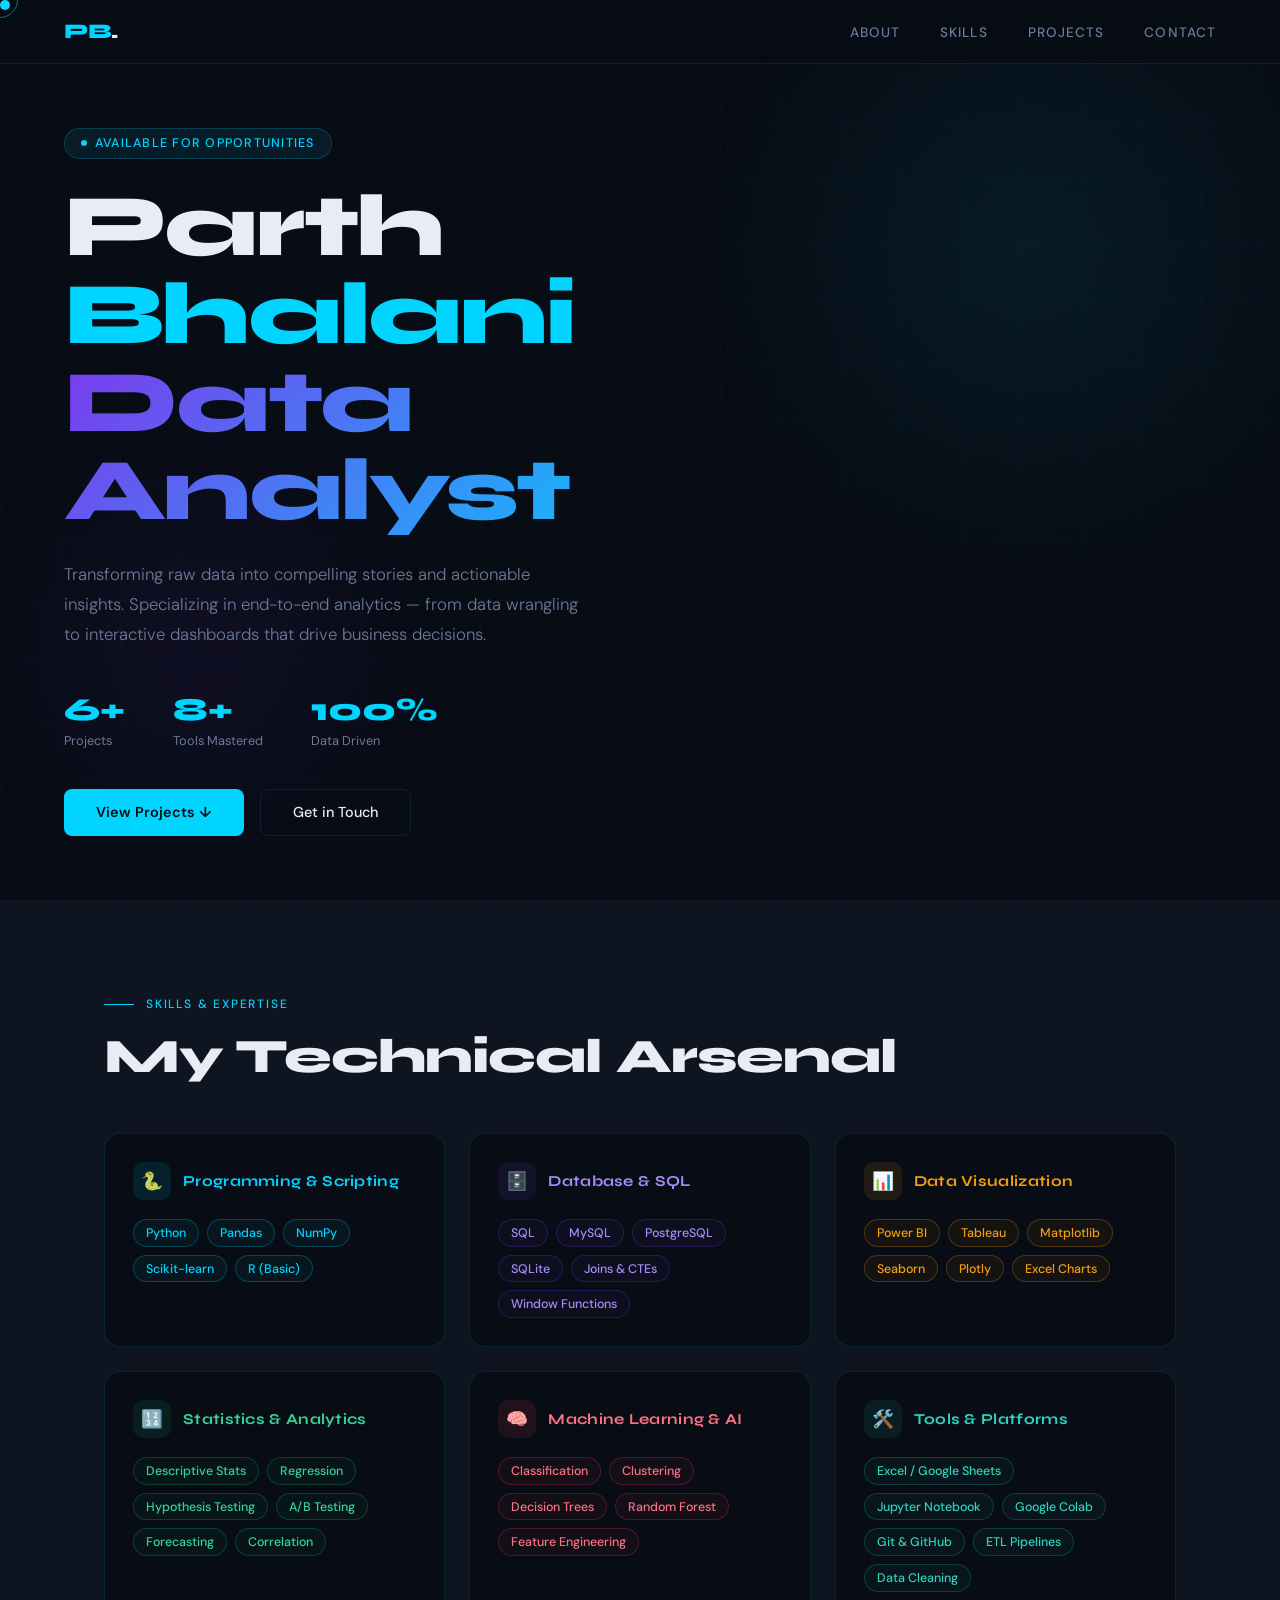
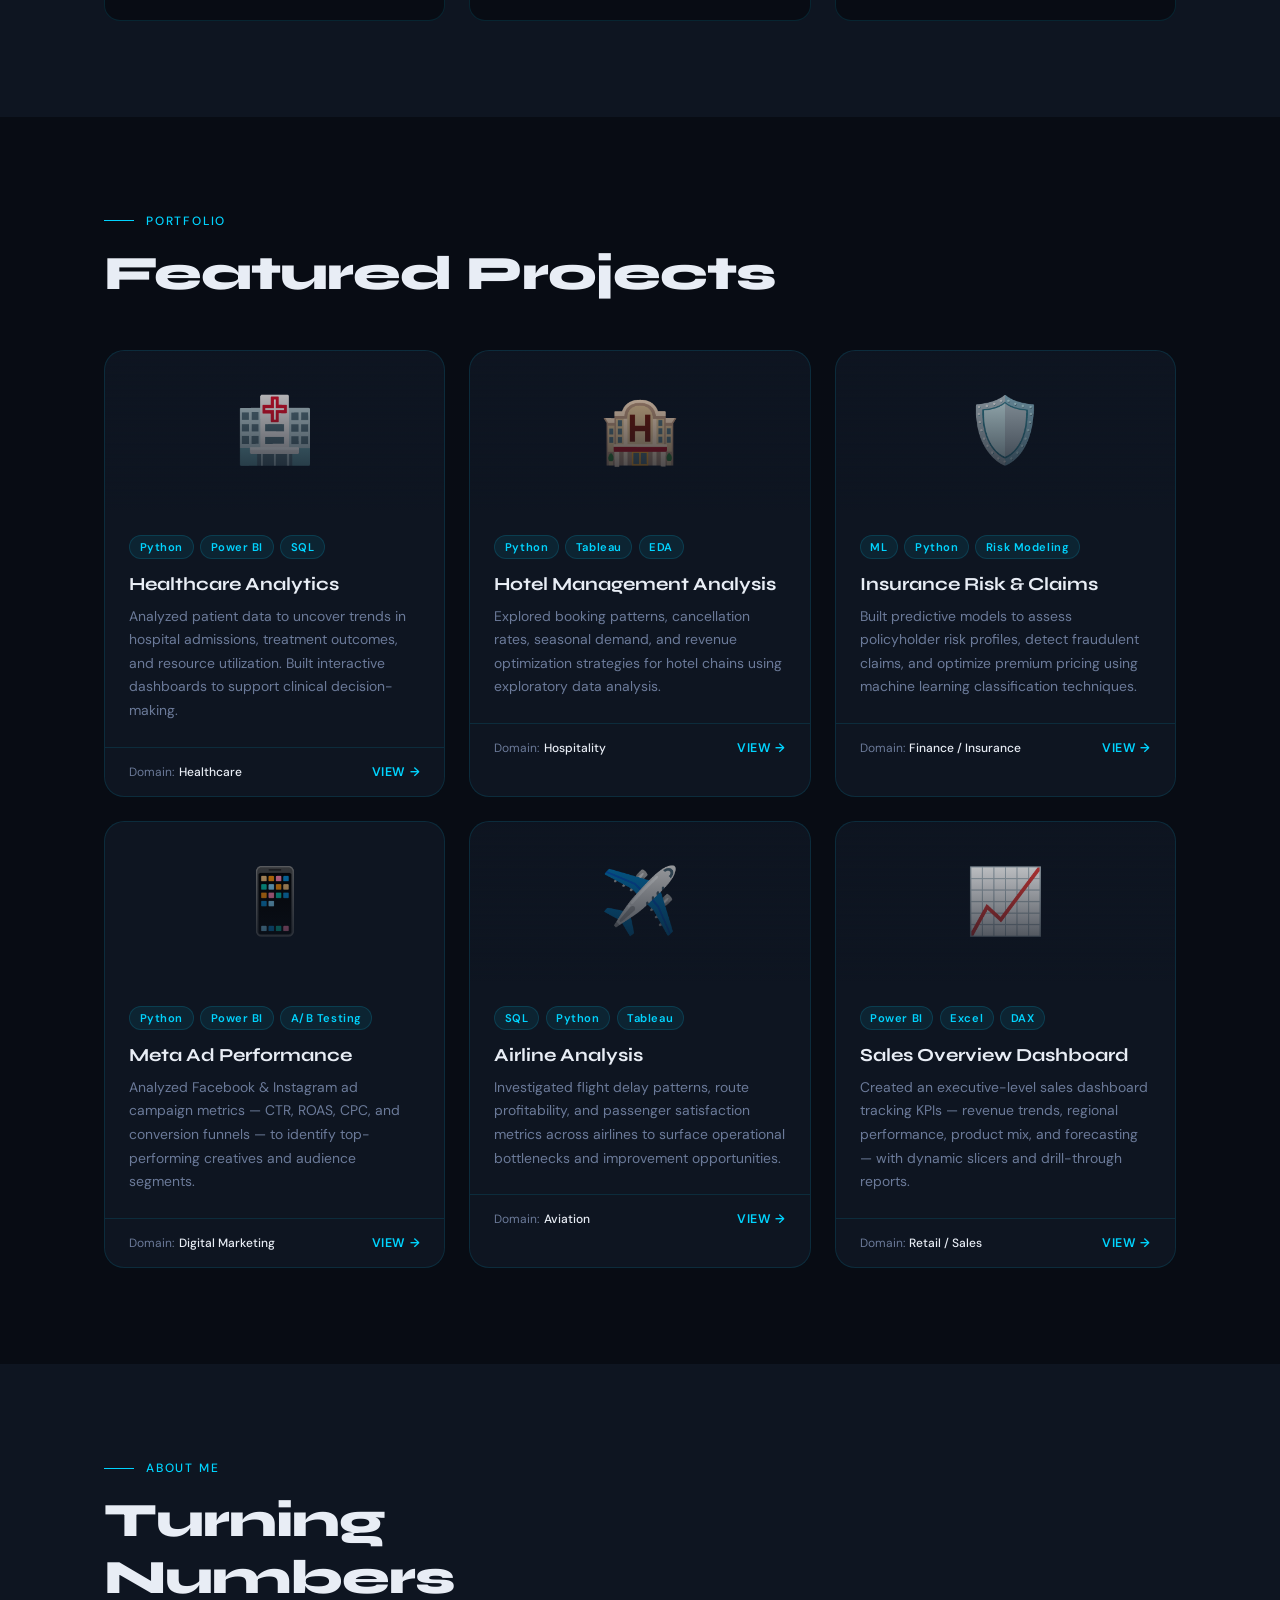
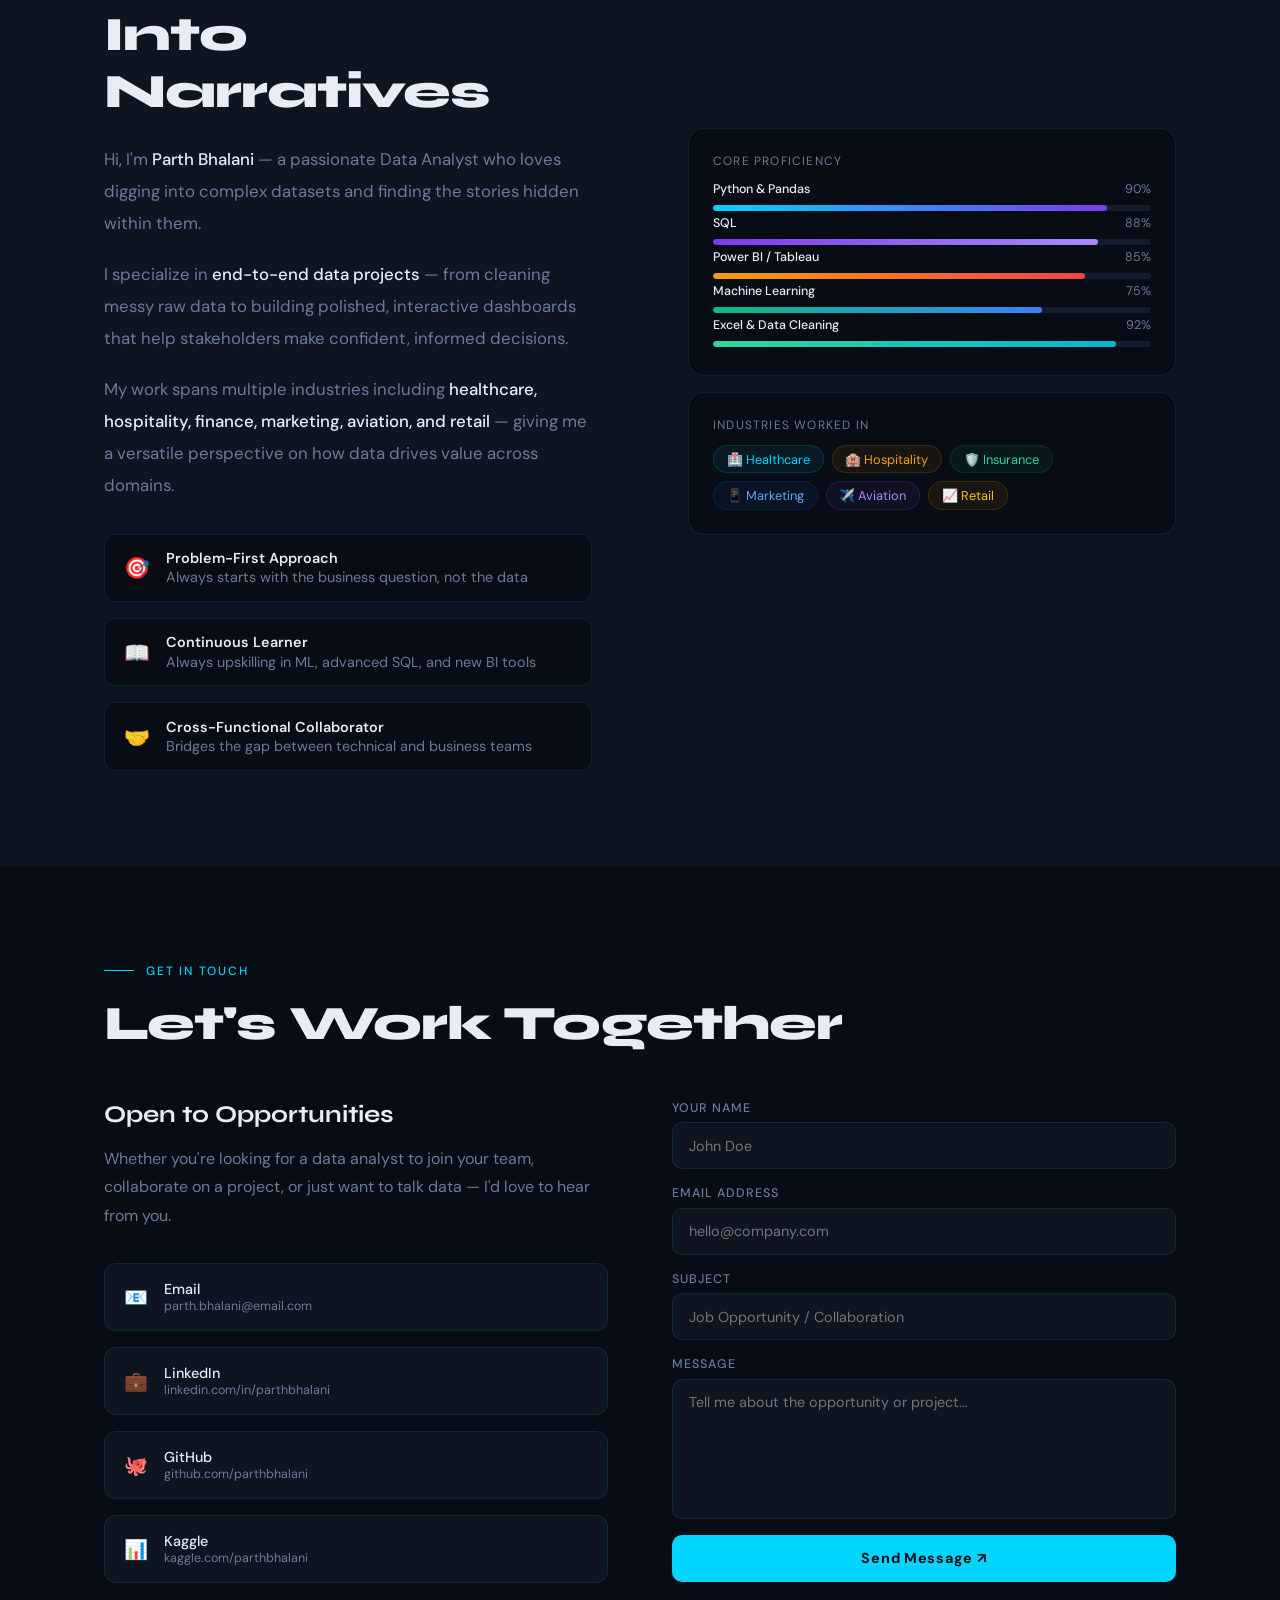
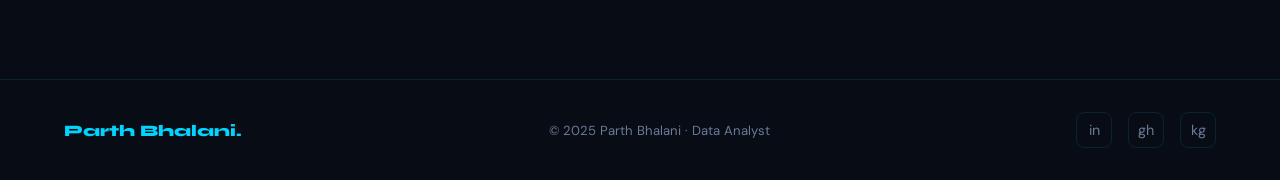
<file: parth_bhalani_portfolio.html>
<!DOCTYPE html>
<html lang="en">
<head>
<meta charset="UTF-8">
<meta name="viewport" content="width=device-width, initial-scale=1.0">
<title>Parth Bhalani | Data Analyst</title>
<link href="https://fonts.googleapis.com/css2?family=Syne:wght@400;500;600;700;800&family=DM+Sans:ital,wght@0,300;0,400;0,500;1,300&display=swap" rel="stylesheet">
<style>
  :root {
    --bg: #080c14;
    --surface: #0e1521;
    --surface2: #141d2e;
    --accent: #00d4ff;
    --accent2: #7c3aed;
    --accent3: #f59e0b;
    --text: #e8edf5;
    --muted: #6b7a99;
    --border: rgba(0,212,255,0.12);
  }

  *, *::before, *::after { margin: 0; padding: 0; box-sizing: border-box; }

  html { scroll-behavior: smooth; }

  body {
    font-family: 'DM Sans', sans-serif;
    background: var(--bg);
    color: var(--text);
    overflow-x: hidden;
    cursor: none;
  }

  /* Custom Cursor */
  .cursor {
    width: 10px; height: 10px;
    background: var(--accent);
    border-radius: 50%;
    position: fixed; top: 0; left: 0;
    pointer-events: none; z-index: 9999;
    transition: transform 0.1s;
    mix-blend-mode: screen;
  }
  .cursor-ring {
    width: 36px; height: 36px;
    border: 1.5px solid rgba(0,212,255,0.5);
    border-radius: 50%;
    position: fixed; top: 0; left: 0;
    pointer-events: none; z-index: 9998;
    transition: transform 0.18s ease, width 0.2s, height 0.2s;
  }

  /* Grid background */
  body::before {
    content: '';
    position: fixed; inset: 0;
    background-image:
      linear-gradient(rgba(0,212,255,0.03) 1px, transparent 1px),
      linear-gradient(90deg, rgba(0,212,255,0.03) 1px, transparent 1px);
    background-size: 60px 60px;
    pointer-events: none; z-index: 0;
  }

  /* NAV */
  nav {
    position: fixed; top: 0; width: 100%; z-index: 100;
    padding: 1.2rem 4rem;
    display: flex; justify-content: space-between; align-items: center;
    background: rgba(8,12,20,0.85);
    backdrop-filter: blur(20px);
    border-bottom: 1px solid var(--border);
  }
  .nav-logo {
    font-family: 'Syne', sans-serif;
    font-weight: 800; font-size: 1.3rem;
    color: var(--accent);
    letter-spacing: -0.02em;
  }
  .nav-logo span { color: var(--text); }
  .nav-links { display: flex; gap: 2.5rem; list-style: none; }
  .nav-links a {
    font-size: 0.85rem; font-weight: 500;
    color: var(--muted);
    text-decoration: none; letter-spacing: 0.08em; text-transform: uppercase;
    transition: color 0.2s;
    position: relative;
  }
  .nav-links a::after {
    content: ''; position: absolute; bottom: -4px; left: 0;
    width: 0; height: 1px; background: var(--accent);
    transition: width 0.3s;
  }
  .nav-links a:hover { color: var(--accent); }
  .nav-links a:hover::after { width: 100%; }

  /* HERO */
  .hero {
    min-height: 100vh;
    display: flex; align-items: center;
    padding: 8rem 4rem 4rem;
    position: relative; overflow: hidden;
  }
  .hero-glow {
    position: absolute;
    width: 700px; height: 700px;
    border-radius: 50%;
    background: radial-gradient(circle, rgba(0,212,255,0.08) 0%, transparent 70%);
    top: -100px; right: -100px;
    pointer-events: none;
    animation: pulse 6s ease-in-out infinite;
  }
  .hero-glow2 {
    position: absolute;
    width: 500px; height: 500px;
    border-radius: 50%;
    background: radial-gradient(circle, rgba(124,58,237,0.07) 0%, transparent 70%);
    bottom: 0; left: -50px;
    pointer-events: none;
    animation: pulse 8s ease-in-out infinite reverse;
  }
  @keyframes pulse { 0%,100%{transform:scale(1);opacity:1} 50%{transform:scale(1.1);opacity:0.7} }

  .hero-content { position: relative; z-index: 1; max-width: 700px; }
  .hero-tag {
    display: inline-flex; align-items: center; gap: 0.5rem;
    background: rgba(0,212,255,0.08);
    border: 1px solid rgba(0,212,255,0.2);
    border-radius: 100px;
    padding: 0.4rem 1rem;
    font-size: 0.78rem; font-weight: 500;
    color: var(--accent); letter-spacing: 0.1em; text-transform: uppercase;
    margin-bottom: 1.5rem;
    animation: fadeUp 0.6s ease both;
  }
  .hero-tag::before {
    content: ''; width: 6px; height: 6px;
    background: var(--accent); border-radius: 50%;
    animation: blink 1.5s ease infinite;
  }
  @keyframes blink { 0%,100%{opacity:1} 50%{opacity:0} }

  .hero h1 {
    font-family: 'Syne', sans-serif;
    font-size: clamp(3rem, 7vw, 5.5rem);
    font-weight: 800; line-height: 1.0;
    letter-spacing: -0.03em;
    animation: fadeUp 0.6s 0.1s ease both;
  }
  .hero h1 .name-accent { color: var(--accent); }
  .hero h1 .line2 {
    display: block;
    background: linear-gradient(135deg, #7c3aed, #00d4ff);
    -webkit-background-clip: text; -webkit-text-fill-color: transparent;
    background-clip: text;
  }

  .hero-desc {
    margin-top: 1.5rem;
    font-size: 1.05rem; font-weight: 300; line-height: 1.8;
    color: var(--muted); max-width: 520px;
    animation: fadeUp 0.6s 0.2s ease both;
  }
  .hero-stats {
    display: flex; gap: 3rem; margin-top: 2.5rem;
    animation: fadeUp 0.6s 0.3s ease both;
  }
  .stat { }
  .stat-num {
    font-family: 'Syne', sans-serif;
    font-size: 2rem; font-weight: 800;
    color: var(--accent);
  }
  .stat-label { font-size: 0.8rem; color: var(--muted); margin-top: 0.2rem; }

  .hero-cta {
    display: flex; gap: 1rem; margin-top: 2.5rem;
    animation: fadeUp 0.6s 0.4s ease both;
  }
  .btn-primary {
    display: inline-flex; align-items: center; gap: 0.5rem;
    padding: 0.85rem 2rem;
    background: var(--accent);
    color: var(--bg); font-weight: 600; font-size: 0.9rem;
    border-radius: 8px; text-decoration: none;
    transition: all 0.2s; border: none; cursor: none;
  }
  .btn-primary:hover { background: #33dcff; transform: translateY(-2px); box-shadow: 0 8px 30px rgba(0,212,255,0.3); }
  .btn-outline {
    display: inline-flex; align-items: center; gap: 0.5rem;
    padding: 0.85rem 2rem;
    border: 1px solid var(--border);
    color: var(--text); font-weight: 500; font-size: 0.9rem;
    border-radius: 8px; text-decoration: none;
    transition: all 0.2s; cursor: none;
  }
  .btn-outline:hover { border-color: var(--accent); color: var(--accent); transform: translateY(-2px); }

  @keyframes fadeUp { from{opacity:0;transform:translateY(20px)} to{opacity:1;transform:translateY(0)} }

  /* SECTIONS */
  section { position: relative; z-index: 1; }
  .section-inner { max-width: 1200px; margin: 0 auto; padding: 6rem 4rem; }
  .section-label {
    font-size: 0.75rem; font-weight: 500; letter-spacing: 0.15em;
    text-transform: uppercase; color: var(--accent);
    display: flex; align-items: center; gap: 0.75rem;
    margin-bottom: 1rem;
  }
  .section-label::before {
    content: ''; width: 30px; height: 1px; background: var(--accent);
  }
  .section-title {
    font-family: 'Syne', sans-serif;
    font-size: clamp(2rem, 4vw, 3rem);
    font-weight: 800; letter-spacing: -0.02em;
    margin-bottom: 3rem;
  }

  /* SKILLS */
  .skills-bg { background: var(--surface); }
  .skills-grid {
    display: grid;
    grid-template-columns: repeat(auto-fill, minmax(300px, 1fr));
    gap: 1.5rem;
  }
  .skill-category {
    background: var(--bg);
    border: 1px solid var(--border);
    border-radius: 16px;
    padding: 1.75rem;
    transition: border-color 0.3s, transform 0.3s;
  }
  .skill-category:hover { border-color: rgba(0,212,255,0.3); transform: translateY(-4px); }
  .skill-cat-header {
    display: flex; align-items: center; gap: 0.75rem;
    margin-bottom: 1.2rem;
  }
  .skill-icon {
    width: 38px; height: 38px;
    border-radius: 10px;
    display: flex; align-items: center; justify-content: center;
    font-size: 1.1rem;
  }
  .skill-cat-name {
    font-family: 'Syne', sans-serif;
    font-size: 0.95rem; font-weight: 700;
    letter-spacing: 0.02em;
  }
  .skill-tags { display: flex; flex-wrap: wrap; gap: 0.5rem; }
  .skill-tag {
    font-size: 0.78rem; font-weight: 500;
    padding: 0.3rem 0.75rem;
    border-radius: 100px;
    border: 1px solid;
    transition: all 0.2s;
  }
  .skill-tag:hover { transform: scale(1.05); }

  /* color variants */
  .cat-blue .skill-icon { background: rgba(0,212,255,0.1); color: var(--accent); }
  .cat-blue .skill-cat-name { color: var(--accent); }
  .cat-blue .skill-tag { color: var(--accent); border-color: rgba(0,212,255,0.25); background: rgba(0,212,255,0.05); }
  .cat-purple .skill-icon { background: rgba(124,58,237,0.1); color: #a78bfa; }
  .cat-purple .skill-cat-name { color: #a78bfa; }
  .cat-purple .skill-tag { color: #a78bfa; border-color: rgba(124,58,237,0.25); background: rgba(124,58,237,0.05); }
  .cat-amber .skill-icon { background: rgba(245,158,11,0.1); color: var(--accent3); }
  .cat-amber .skill-cat-name { color: var(--accent3); }
  .cat-amber .skill-tag { color: var(--accent3); border-color: rgba(245,158,11,0.25); background: rgba(245,158,11,0.05); }
  .cat-green .skill-icon { background: rgba(16,185,129,0.1); color: #34d399; }
  .cat-green .skill-cat-name { color: #34d399; }
  .cat-green .skill-tag { color: #34d399; border-color: rgba(16,185,129,0.25); background: rgba(16,185,129,0.05); }
  .cat-rose .skill-icon { background: rgba(244,63,94,0.1); color: #fb7185; }
  .cat-rose .skill-cat-name { color: #fb7185; }
  .cat-rose .skill-tag { color: #fb7185; border-color: rgba(244,63,94,0.25); background: rgba(244,63,94,0.05); }
  .cat-teal .skill-icon { background: rgba(20,184,166,0.1); color: #2dd4bf; }
  .cat-teal .skill-cat-name { color: #2dd4bf; }
  .cat-teal .skill-tag { color: #2dd4bf; border-color: rgba(20,184,166,0.25); background: rgba(20,184,166,0.05); }

  /* PROJECTS */
  .projects-grid {
    display: grid;
    grid-template-columns: repeat(auto-fill, minmax(340px, 1fr));
    gap: 1.5rem;
  }
  .project-card {
    background: var(--surface);
    border: 1px solid var(--border);
    border-radius: 20px;
    overflow: hidden;
    transition: border-color 0.3s, transform 0.3s, box-shadow 0.3s;
    position: relative;
  }
  .project-card::before {
    content: '';
    position: absolute; top: 0; left: 0; right: 0; height: 3px;
    opacity: 0; transition: opacity 0.3s;
  }
  .project-card:hover { transform: translateY(-6px); box-shadow: 0 20px 50px rgba(0,0,0,0.4); }
  .project-card:hover::before { opacity: 1; }
  .project-card:hover { border-color: rgba(0,212,255,0.25); }

  .p-healthcare::before { background: linear-gradient(90deg, #00d4ff, #7c3aed); }
  .p-hotel::before { background: linear-gradient(90deg, #f59e0b, #ef4444); }
  .p-insurance::before { background: linear-gradient(90deg, #10b981, #3b82f6); }
  .p-meta::before { background: linear-gradient(90deg, #1877f2, #e1306c); }
  .p-airline::before { background: linear-gradient(90deg, #8b5cf6, #06b6d4); }
  .p-sales::before { background: linear-gradient(90deg, #f59e0b, #10b981); }

  .project-visual {
    height: 160px;
    display: flex; align-items: center; justify-content: center;
    font-size: 4rem; position: relative; overflow: hidden;
  }
  .project-visual::after {
    content: '';
    position: absolute; inset: 0;
    background: linear-gradient(to bottom, transparent, var(--surface));
  }
  .pv-healthcare { background: radial-gradient(135deg at 30% 30%, rgba(0,212,255,0.15), rgba(124,58,237,0.1)); }
  .pv-hotel { background: radial-gradient(135deg at 30% 30%, rgba(245,158,11,0.15), rgba(239,68,68,0.1)); }
  .pv-insurance { background: radial-gradient(135deg at 30% 30%, rgba(16,185,129,0.15), rgba(59,130,246,0.1)); }
  .pv-meta { background: radial-gradient(135deg at 30% 30%, rgba(24,119,242,0.15), rgba(225,48,108,0.1)); }
  .pv-airline { background: radial-gradient(135deg at 30% 30%, rgba(139,92,246,0.15), rgba(6,182,212,0.1)); }
  .pv-sales { background: radial-gradient(135deg at 30% 30%, rgba(245,158,11,0.15), rgba(16,185,129,0.1)); }

  .project-body { padding: 1.5rem; }
  .project-tags { display: flex; flex-wrap: wrap; gap: 0.4rem; margin-bottom: 0.9rem; }
  .project-badge {
    font-size: 0.7rem; font-weight: 600; letter-spacing: 0.05em;
    padding: 0.25rem 0.6rem; border-radius: 100px;
    background: rgba(0,212,255,0.08); color: var(--accent);
    border: 1px solid rgba(0,212,255,0.15);
  }
  .project-title {
    font-family: 'Syne', sans-serif;
    font-size: 1.15rem; font-weight: 700;
    margin-bottom: 0.6rem;
  }
  .project-desc { font-size: 0.87rem; line-height: 1.7; color: var(--muted); }
  .project-footer {
    padding: 1rem 1.5rem;
    border-top: 1px solid var(--border);
    display: flex; align-items: center; justify-content: space-between;
  }
  .project-metrics { display: flex; gap: 1rem; }
  .metric { font-size: 0.75rem; color: var(--muted); display: flex; align-items: center; gap: 0.3rem; }
  .metric span { color: var(--text); font-weight: 500; }
  .project-link {
    font-size: 0.78rem; font-weight: 600; color: var(--accent);
    text-decoration: none; display: flex; align-items: center; gap: 0.3rem;
    letter-spacing: 0.05em; text-transform: uppercase;
    transition: gap 0.2s;
  }
  .project-link:hover { gap: 0.6rem; }

  /* ABOUT */
  .about-bg { background: var(--surface); }
  .about-grid {
    display: grid; grid-template-columns: 1fr 1fr; gap: 6rem;
    align-items: center;
  }
  .about-text p { font-size: 1.05rem; line-height: 1.9; color: var(--muted); margin-bottom: 1.2rem; }
  .about-text p strong { color: var(--text); font-weight: 500; }
  .about-highlights { margin-top: 2rem; display: flex; flex-direction: column; gap: 1rem; }
  .highlight {
    display: flex; align-items: center; gap: 1rem;
    padding: 0.9rem 1.2rem;
    background: var(--bg); border: 1px solid var(--border);
    border-radius: 12px;
  }
  .highlight-icon { font-size: 1.3rem; }
  .highlight-text { font-size: 0.9rem; color: var(--muted); }
  .highlight-text strong { color: var(--text); display: block; font-weight: 600; margin-bottom: 0.1rem; }

  .about-visual {
    display: flex; flex-direction: column; gap: 1rem;
  }
  .av-card {
    background: var(--bg); border: 1px solid var(--border);
    border-radius: 16px; padding: 1.5rem;
    transition: border-color 0.3s;
  }
  .av-card:hover { border-color: rgba(0,212,255,0.3); }
  .av-card-label { font-size: 0.75rem; color: var(--muted); text-transform: uppercase; letter-spacing: 0.1em; margin-bottom: 0.75rem; }
  .av-bar { height: 6px; background: var(--surface2); border-radius: 100px; margin: 0.5rem 0 0.25rem; overflow: hidden; }
  .av-bar-fill { height: 100%; border-radius: 100px; }
  .av-bar-label { display: flex; justify-content: space-between; font-size: 0.78rem; }
  .av-bar-name { color: var(--text); font-weight: 500; }
  .av-bar-pct { color: var(--muted); }

  /* CONTACT */
  .contact-grid {
    display: grid; grid-template-columns: 1fr 1fr; gap: 4rem; align-items: start;
  }
  .contact-info h3 {
    font-family: 'Syne', sans-serif; font-size: 1.5rem; font-weight: 700;
    margin-bottom: 1rem;
  }
  .contact-info p { color: var(--muted); line-height: 1.8; margin-bottom: 2rem; }
  .contact-links { display: flex; flex-direction: column; gap: 1rem; }
  .contact-link {
    display: flex; align-items: center; gap: 1rem;
    padding: 1rem 1.2rem;
    background: var(--surface); border: 1px solid var(--border);
    border-radius: 12px; text-decoration: none; color: var(--text);
    transition: all 0.2s;
  }
  .contact-link:hover { border-color: var(--accent); transform: translateX(4px); }
  .contact-link-icon { font-size: 1.2rem; }
  .contact-link-text { font-size: 0.9rem; font-weight: 500; }
  .contact-link-sub { font-size: 0.78rem; color: var(--muted); }

  .contact-form { display: flex; flex-direction: column; gap: 1rem; }
  .form-group { display: flex; flex-direction: column; gap: 0.4rem; }
  .form-label { font-size: 0.78rem; font-weight: 500; color: var(--muted); text-transform: uppercase; letter-spacing: 0.08em; }
  .form-input, .form-textarea {
    background: var(--surface); border: 1px solid var(--border);
    border-radius: 10px; padding: 0.85rem 1rem;
    color: var(--text); font-family: inherit; font-size: 0.9rem;
    transition: border-color 0.2s; outline: none;
    resize: none;
  }
  .form-input:focus, .form-textarea:focus { border-color: var(--accent); }
  .form-textarea { height: 140px; }
  .form-submit {
    padding: 0.9rem; background: var(--accent); color: var(--bg);
    font-family: inherit; font-size: 0.9rem; font-weight: 700;
    border: none; border-radius: 10px; cursor: none;
    transition: all 0.2s; letter-spacing: 0.05em;
  }
  .form-submit:hover { background: #33dcff; box-shadow: 0 8px 30px rgba(0,212,255,0.3); }

  /* FOOTER */
  footer {
    border-top: 1px solid var(--border);
    padding: 2rem 4rem;
    display: flex; justify-content: space-between; align-items: center;
    position: relative; z-index: 1;
  }
  .footer-logo {
    font-family: 'Syne', sans-serif; font-weight: 800; font-size: 1rem;
    color: var(--accent);
  }
  .footer-copy { font-size: 0.82rem; color: var(--muted); }
  .footer-socials { display: flex; gap: 1rem; }
  .social-btn {
    width: 36px; height: 36px;
    border: 1px solid var(--border); border-radius: 8px;
    display: flex; align-items: center; justify-content: center;
    text-decoration: none; color: var(--muted); font-size: 0.9rem;
    transition: all 0.2s;
  }
  .social-btn:hover { border-color: var(--accent); color: var(--accent); transform: translateY(-2px); }

  /* Scroll reveal */
  .reveal { opacity: 0; transform: translateY(30px); transition: opacity 0.7s ease, transform 0.7s ease; }
  .reveal.visible { opacity: 1; transform: translateY(0); }

  @media (max-width: 768px) {
    nav { padding: 1rem 1.5rem; }
    .nav-links { display: none; }
    .hero { padding: 7rem 1.5rem 3rem; }
    .section-inner { padding: 4rem 1.5rem; }
    .about-grid, .contact-grid { grid-template-columns: 1fr; gap: 2rem; }
    .hero-stats { gap: 1.5rem; }
    footer { flex-direction: column; gap: 1rem; text-align: center; padding: 1.5rem; }
  }
</style>
</head>
<body>

<div class="cursor" id="cursor"></div>
<div class="cursor-ring" id="cursorRing"></div>

<!-- NAV -->
<nav>
  <div class="nav-logo">PB<span>.</span></div>
  <ul class="nav-links">
    <li><a href="#about">About</a></li>
    <li><a href="#skills">Skills</a></li>
    <li><a href="#projects">Projects</a></li>
    <li><a href="#contact">Contact</a></li>
  </ul>
</nav>

<!-- HERO -->
<section class="hero" id="home">
  <div class="hero-glow"></div>
  <div class="hero-glow2"></div>
  <div class="hero-content">
    <div class="hero-tag">Available for Opportunities</div>
    <h1>
      Parth<span class="name-accent"> Bhalani</span>
      <span class="line2">Data Analyst</span>
    </h1>
    <p class="hero-desc">
      Transforming raw data into compelling stories and actionable insights. Specializing in end-to-end analytics — from data wrangling to interactive dashboards that drive business decisions.
    </p>
    <div class="hero-stats">
      <div class="stat">
        <div class="stat-num">6+</div>
        <div class="stat-label">Projects</div>
      </div>
      <div class="stat">
        <div class="stat-num">8+</div>
        <div class="stat-label">Tools Mastered</div>
      </div>
      <div class="stat">
        <div class="stat-num">100%</div>
        <div class="stat-label">Data Driven</div>
      </div>
    </div>
    <div class="hero-cta">
      <a href="#projects" class="btn-primary">View Projects ↓</a>
      <a href="#contact" class="btn-outline">Get in Touch</a>
    </div>
  </div>
</section>

<!-- SKILLS -->
<section class="skills-bg" id="skills">
  <div class="section-inner">
    <div class="section-label reveal">Skills & Expertise</div>
    <h2 class="section-title reveal">My Technical Arsenal</h2>
    <div class="skills-grid">

      <div class="skill-category cat-blue reveal">
        <div class="skill-cat-header">
          <div class="skill-icon">🐍</div>
          <div class="skill-cat-name">Programming & Scripting</div>
        </div>
        <div class="skill-tags">
          <span class="skill-tag">Python</span>
          <span class="skill-tag">Pandas</span>
          <span class="skill-tag">NumPy</span>
          <span class="skill-tag">Scikit-learn</span>
          <span class="skill-tag">R (Basic)</span>
        </div>
      </div>

      <div class="skill-category cat-purple reveal">
        <div class="skill-cat-header">
          <div class="skill-icon">🗄️</div>
          <div class="skill-cat-name">Database & SQL</div>
        </div>
        <div class="skill-tags">
          <span class="skill-tag">SQL</span>
          <span class="skill-tag">MySQL</span>
          <span class="skill-tag">PostgreSQL</span>
          <span class="skill-tag">SQLite</span>
          <span class="skill-tag">Joins & CTEs</span>
          <span class="skill-tag">Window Functions</span>
        </div>
      </div>

      <div class="skill-category cat-amber reveal">
        <div class="skill-cat-header">
          <div class="skill-icon">📊</div>
          <div class="skill-cat-name">Data Visualization</div>
        </div>
        <div class="skill-tags">
          <span class="skill-tag">Power BI</span>
          <span class="skill-tag">Tableau</span>
          <span class="skill-tag">Matplotlib</span>
          <span class="skill-tag">Seaborn</span>
          <span class="skill-tag">Plotly</span>
          <span class="skill-tag">Excel Charts</span>
        </div>
      </div>

      <div class="skill-category cat-green reveal">
        <div class="skill-cat-header">
          <div class="skill-icon">🔢</div>
          <div class="skill-cat-name">Statistics & Analytics</div>
        </div>
        <div class="skill-tags">
          <span class="skill-tag">Descriptive Stats</span>
          <span class="skill-tag">Regression</span>
          <span class="skill-tag">Hypothesis Testing</span>
          <span class="skill-tag">A/B Testing</span>
          <span class="skill-tag">Forecasting</span>
          <span class="skill-tag">Correlation</span>
        </div>
      </div>

      <div class="skill-category cat-rose reveal">
        <div class="skill-cat-header">
          <div class="skill-icon">🧠</div>
          <div class="skill-cat-name">Machine Learning & AI</div>
        </div>
        <div class="skill-tags">
          <span class="skill-tag">Classification</span>
          <span class="skill-tag">Clustering</span>
          <span class="skill-tag">Decision Trees</span>
          <span class="skill-tag">Random Forest</span>
          <span class="skill-tag">Feature Engineering</span>
        </div>
      </div>

      <div class="skill-category cat-teal reveal">
        <div class="skill-cat-header">
          <div class="skill-icon">🛠️</div>
          <div class="skill-cat-name">Tools & Platforms</div>
        </div>
        <div class="skill-tags">
          <span class="skill-tag">Excel / Google Sheets</span>
          <span class="skill-tag">Jupyter Notebook</span>
          <span class="skill-tag">Google Colab</span>
          <span class="skill-tag">Git & GitHub</span>
          <span class="skill-tag">ETL Pipelines</span>
          <span class="skill-tag">Data Cleaning</span>
        </div>
      </div>

    </div>
  </div>
</section>

<!-- PROJECTS -->
<section id="projects">
  <div class="section-inner">
    <div class="section-label reveal">Portfolio</div>
    <h2 class="section-title reveal">Featured Projects</h2>
    <div class="projects-grid">

      <!-- Healthcare -->
      <div class="project-card p-healthcare reveal">
        <div class="project-visual pv-healthcare">🏥</div>
        <div class="project-body">
          <div class="project-tags">
            <span class="project-badge">Python</span>
            <span class="project-badge">Power BI</span>
            <span class="project-badge">SQL</span>
          </div>
          <div class="project-title">Healthcare Analytics</div>
          <div class="project-desc">Analyzed patient data to uncover trends in hospital admissions, treatment outcomes, and resource utilization. Built interactive dashboards to support clinical decision-making.</div>
        </div>
        <div class="project-footer">
          <div class="project-metrics">
            <div class="metric">Domain: <span>Healthcare</span></div>
          </div>
          <a href="#" class="project-link">View →</a>
        </div>
      </div>

      <!-- Hotel -->
      <div class="project-card p-hotel reveal">
        <div class="project-visual pv-hotel">🏨</div>
        <div class="project-body">
          <div class="project-tags">
            <span class="project-badge">Python</span>
            <span class="project-badge">Tableau</span>
            <span class="project-badge">EDA</span>
          </div>
          <div class="project-title">Hotel Management Analysis</div>
          <div class="project-desc">Explored booking patterns, cancellation rates, seasonal demand, and revenue optimization strategies for hotel chains using exploratory data analysis.</div>
        </div>
        <div class="project-footer">
          <div class="project-metrics">
            <div class="metric">Domain: <span>Hospitality</span></div>
          </div>
          <a href="#" class="project-link">View →</a>
        </div>
      </div>

      <!-- Insurance -->
      <div class="project-card p-insurance reveal">
        <div class="project-visual pv-insurance">🛡️</div>
        <div class="project-body">
          <div class="project-tags">
            <span class="project-badge">ML</span>
            <span class="project-badge">Python</span>
            <span class="project-badge">Risk Modeling</span>
          </div>
          <div class="project-title">Insurance Risk & Claims</div>
          <div class="project-desc">Built predictive models to assess policyholder risk profiles, detect fraudulent claims, and optimize premium pricing using machine learning classification techniques.</div>
        </div>
        <div class="project-footer">
          <div class="project-metrics">
            <div class="metric">Domain: <span>Finance / Insurance</span></div>
          </div>
          <a href="#" class="project-link">View →</a>
        </div>
      </div>

      <!-- Meta Ads -->
      <div class="project-card p-meta reveal">
        <div class="project-visual pv-meta">📱</div>
        <div class="project-body">
          <div class="project-tags">
            <span class="project-badge">Python</span>
            <span class="project-badge">Power BI</span>
            <span class="project-badge">A/B Testing</span>
          </div>
          <div class="project-title">Meta Ad Performance</div>
          <div class="project-desc">Analyzed Facebook & Instagram ad campaign metrics — CTR, ROAS, CPC, and conversion funnels — to identify top-performing creatives and audience segments.</div>
        </div>
        <div class="project-footer">
          <div class="project-metrics">
            <div class="metric">Domain: <span>Digital Marketing</span></div>
          </div>
          <a href="#" class="project-link">View →</a>
        </div>
      </div>

      <!-- Airline -->
      <div class="project-card p-airline reveal">
        <div class="project-visual pv-airline">✈️</div>
        <div class="project-body">
          <div class="project-tags">
            <span class="project-badge">SQL</span>
            <span class="project-badge">Python</span>
            <span class="project-badge">Tableau</span>
          </div>
          <div class="project-title">Airline Analysis</div>
          <div class="project-desc">Investigated flight delay patterns, route profitability, and passenger satisfaction metrics across airlines to surface operational bottlenecks and improvement opportunities.</div>
        </div>
        <div class="project-footer">
          <div class="project-metrics">
            <div class="metric">Domain: <span>Aviation</span></div>
          </div>
          <a href="#" class="project-link">View →</a>
        </div>
      </div>

      <!-- Sales -->
      <div class="project-card p-sales reveal">
        <div class="project-visual pv-sales">📈</div>
        <div class="project-body">
          <div class="project-tags">
            <span class="project-badge">Power BI</span>
            <span class="project-badge">Excel</span>
            <span class="project-badge">DAX</span>
          </div>
          <div class="project-title">Sales Overview Dashboard</div>
          <div class="project-desc">Created an executive-level sales dashboard tracking KPIs — revenue trends, regional performance, product mix, and forecasting — with dynamic slicers and drill-through reports.</div>
        </div>
        <div class="project-footer">
          <div class="project-metrics">
            <div class="metric">Domain: <span>Retail / Sales</span></div>
          </div>
          <a href="#" class="project-link">View →</a>
        </div>
      </div>

    </div>
  </div>
</section>

<!-- ABOUT -->
<section class="about-bg" id="about">
  <div class="section-inner">
    <div class="section-label reveal">About Me</div>
    <div class="about-grid">
      <div class="about-text reveal">
        <h2 class="section-title" style="margin-bottom:1.5rem">Turning Numbers Into Narratives</h2>
        <p>Hi, I'm <strong>Parth Bhalani</strong> — a passionate Data Analyst who loves digging into complex datasets and finding the stories hidden within them.</p>
        <p>I specialize in <strong>end-to-end data projects</strong> — from cleaning messy raw data to building polished, interactive dashboards that help stakeholders make confident, informed decisions.</p>
        <p>My work spans multiple industries including <strong>healthcare, hospitality, finance, marketing, aviation, and retail</strong> — giving me a versatile perspective on how data drives value across domains.</p>
        <div class="about-highlights">
          <div class="highlight">
            <div class="highlight-icon">🎯</div>
            <div class="highlight-text">
              <strong>Problem-First Approach</strong>
              Always starts with the business question, not the data
            </div>
          </div>
          <div class="highlight">
            <div class="highlight-icon">📖</div>
            <div class="highlight-text">
              <strong>Continuous Learner</strong>
              Always upskilling in ML, advanced SQL, and new BI tools
            </div>
          </div>
          <div class="highlight">
            <div class="highlight-icon">🤝</div>
            <div class="highlight-text">
              <strong>Cross-Functional Collaborator</strong>
              Bridges the gap between technical and business teams
            </div>
          </div>
        </div>
      </div>

      <div class="about-visual reveal">
        <div class="av-card">
          <div class="av-card-label">Core Proficiency</div>
          <div>
            <div class="av-bar-label"><span class="av-bar-name">Python & Pandas</span><span class="av-bar-pct">90%</span></div>
            <div class="av-bar"><div class="av-bar-fill" style="width:90%;background:linear-gradient(90deg,#00d4ff,#7c3aed)"></div></div>
          </div>
          <div>
            <div class="av-bar-label"><span class="av-bar-name">SQL</span><span class="av-bar-pct">88%</span></div>
            <div class="av-bar"><div class="av-bar-fill" style="width:88%;background:linear-gradient(90deg,#7c3aed,#a78bfa)"></div></div>
          </div>
          <div>
            <div class="av-bar-label"><span class="av-bar-name">Power BI / Tableau</span><span class="av-bar-pct">85%</span></div>
            <div class="av-bar"><div class="av-bar-fill" style="width:85%;background:linear-gradient(90deg,#f59e0b,#ef4444)"></div></div>
          </div>
          <div>
            <div class="av-bar-label"><span class="av-bar-name">Machine Learning</span><span class="av-bar-pct">75%</span></div>
            <div class="av-bar"><div class="av-bar-fill" style="width:75%;background:linear-gradient(90deg,#10b981,#3b82f6)"></div></div>
          </div>
          <div>
            <div class="av-bar-label"><span class="av-bar-name">Excel & Data Cleaning</span><span class="av-bar-pct">92%</span></div>
            <div class="av-bar"><div class="av-bar-fill" style="width:92%;background:linear-gradient(90deg,#34d399,#06b6d4)"></div></div>
          </div>
        </div>
        <div class="av-card" style="margin-top:0">
          <div class="av-card-label">Industries Worked In</div>
          <div style="display:flex;flex-wrap:wrap;gap:0.5rem;margin-top:0.5rem">
            <span style="font-size:0.8rem;padding:0.3rem 0.8rem;background:rgba(0,212,255,0.07);border:1px solid rgba(0,212,255,0.15);border-radius:100px;color:var(--accent)">🏥 Healthcare</span>
            <span style="font-size:0.8rem;padding:0.3rem 0.8rem;background:rgba(245,158,11,0.07);border:1px solid rgba(245,158,11,0.15);border-radius:100px;color:#f59e0b">🏨 Hospitality</span>
            <span style="font-size:0.8rem;padding:0.3rem 0.8rem;background:rgba(16,185,129,0.07);border:1px solid rgba(16,185,129,0.15);border-radius:100px;color:#34d399">🛡️ Insurance</span>
            <span style="font-size:0.8rem;padding:0.3rem 0.8rem;background:rgba(24,119,242,0.07);border:1px solid rgba(24,119,242,0.15);border-radius:100px;color:#60a5fa">📱 Marketing</span>
            <span style="font-size:0.8rem;padding:0.3rem 0.8rem;background:rgba(139,92,246,0.07);border:1px solid rgba(139,92,246,0.15);border-radius:100px;color:#a78bfa">✈️ Aviation</span>
            <span style="font-size:0.8rem;padding:0.3rem 0.8rem;background:rgba(245,158,11,0.07);border:1px solid rgba(245,158,11,0.15);border-radius:100px;color:#fbbf24">📈 Retail</span>
          </div>
        </div>
      </div>
    </div>
  </div>
</section>

<!-- CONTACT -->
<section id="contact">
  <div class="section-inner">
    <div class="section-label reveal">Get In Touch</div>
    <h2 class="section-title reveal">Let's Work Together</h2>
    <div class="contact-grid">
      <div class="contact-info reveal">
        <h3>Open to Opportunities</h3>
        <p>Whether you're looking for a data analyst to join your team, collaborate on a project, or just want to talk data — I'd love to hear from you.</p>
        <div class="contact-links">
          <a href="mailto:parth.bhalani@email.com" class="contact-link">
            <span class="contact-link-icon">📧</span>
            <div>
              <div class="contact-link-text">Email</div>
              <div class="contact-link-sub">parth.bhalani@email.com</div>
            </div>
          </a>
          <a href="https://linkedin.com/in/parthbhalani" class="contact-link">
            <span class="contact-link-icon">💼</span>
            <div>
              <div class="contact-link-text">LinkedIn</div>
              <div class="contact-link-sub">linkedin.com/in/parthbhalani</div>
            </div>
          </a>
          <a href="https://github.com/parthbhalani" class="contact-link">
            <span class="contact-link-icon">🐙</span>
            <div>
              <div class="contact-link-text">GitHub</div>
              <div class="contact-link-sub">github.com/parthbhalani</div>
            </div>
          </a>
          <a href="https://www.kaggle.com/parthbhalani" class="contact-link">
            <span class="contact-link-icon">📊</span>
            <div>
              <div class="contact-link-text">Kaggle</div>
              <div class="contact-link-sub">kaggle.com/parthbhalani</div>
            </div>
          </a>
        </div>
      </div>
      <div class="contact-form reveal">
        <div class="form-group">
          <label class="form-label">Your Name</label>
          <input class="form-input" type="text" placeholder="John Doe">
        </div>
        <div class="form-group">
          <label class="form-label">Email Address</label>
          <input class="form-input" type="email" placeholder="hello@company.com">
        </div>
        <div class="form-group">
          <label class="form-label">Subject</label>
          <input class="form-input" type="text" placeholder="Job Opportunity / Collaboration">
        </div>
        <div class="form-group">
          <label class="form-label">Message</label>
          <textarea class="form-textarea" placeholder="Tell me about the opportunity or project..."></textarea>
        </div>
        <button class="form-submit">Send Message ↗</button>
      </div>
    </div>
  </div>
</section>

<!-- FOOTER -->
<footer>
  <div class="footer-logo">Parth Bhalani.</div>
  <div class="footer-copy">© 2025 Parth Bhalani · Data Analyst</div>
  <div class="footer-socials">
    <a href="#" class="social-btn">in</a>
    <a href="#" class="social-btn">gh</a>
    <a href="#" class="social-btn">kg</a>
  </div>
</footer>

<script>
  // Custom cursor
  const cursor = document.getElementById('cursor');
  const ring = document.getElementById('cursorRing');
  let mouseX = 0, mouseY = 0, ringX = 0, ringY = 0;
  document.addEventListener('mousemove', e => {
    mouseX = e.clientX; mouseY = e.clientY;
    cursor.style.transform = `translate(${mouseX - 5}px, ${mouseY - 5}px)`;
  });
  function animateRing() {
    ringX += (mouseX - ringX) * 0.12;
    ringY += (mouseY - ringY) * 0.12;
    ring.style.transform = `translate(${ringX - 18}px, ${ringY - 18}px)`;
    requestAnimationFrame(animateRing);
  }
  animateRing();

  document.querySelectorAll('a, button, .project-card, .skill-category').forEach(el => {
    el.addEventListener('mouseenter', () => { cursor.style.transform += ' scale(2)'; ring.style.width = '50px'; ring.style.height = '50px'; });
    el.addEventListener('mouseleave', () => { ring.style.width = '36px'; ring.style.height = '36px'; });
  });

  // Scroll reveal
  const reveals = document.querySelectorAll('.reveal');
  const observer = new IntersectionObserver(entries => {
    entries.forEach((entry, i) => {
      if (entry.isIntersecting) {
        setTimeout(() => entry.target.classList.add('visible'), i * 80);
        observer.unobserve(entry.target);
      }
    });
  }, { threshold: 0.1 });
  reveals.forEach(el => observer.observe(el));
</script>
</body>
</html>
</file>
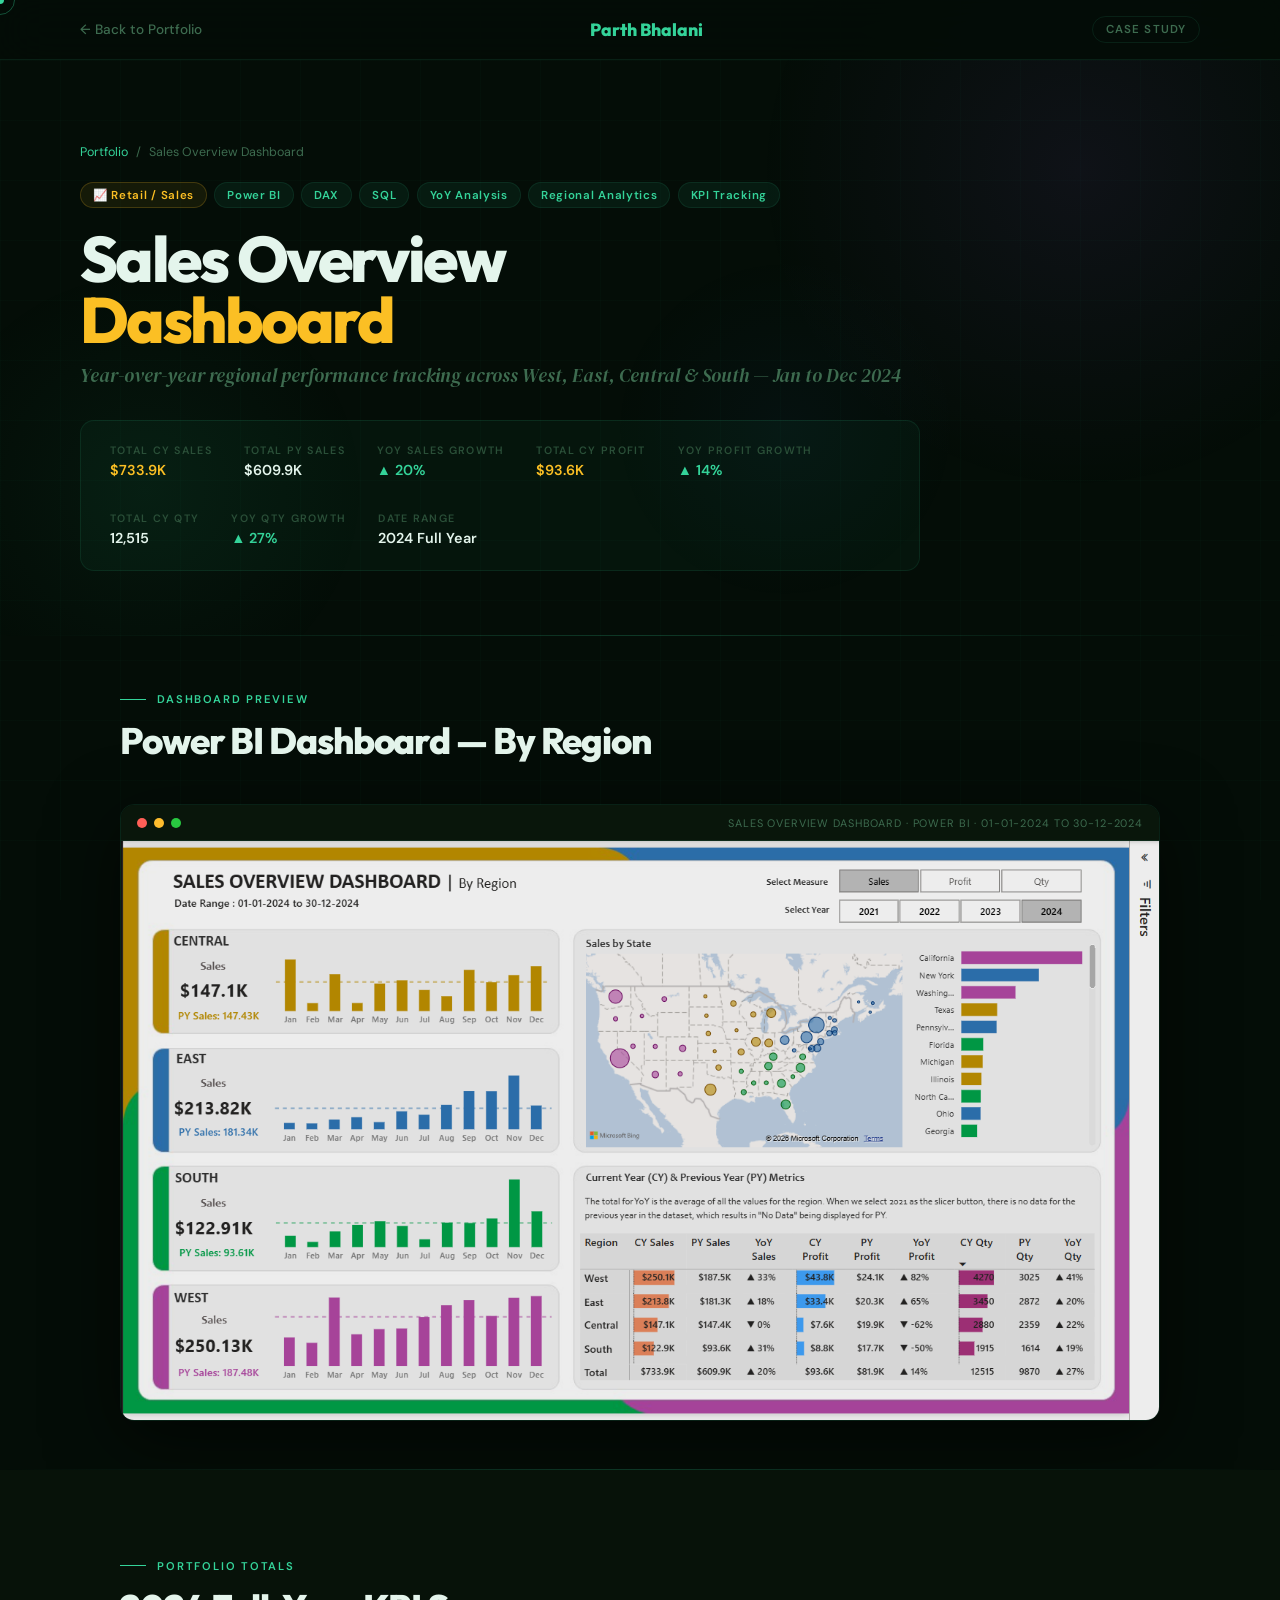
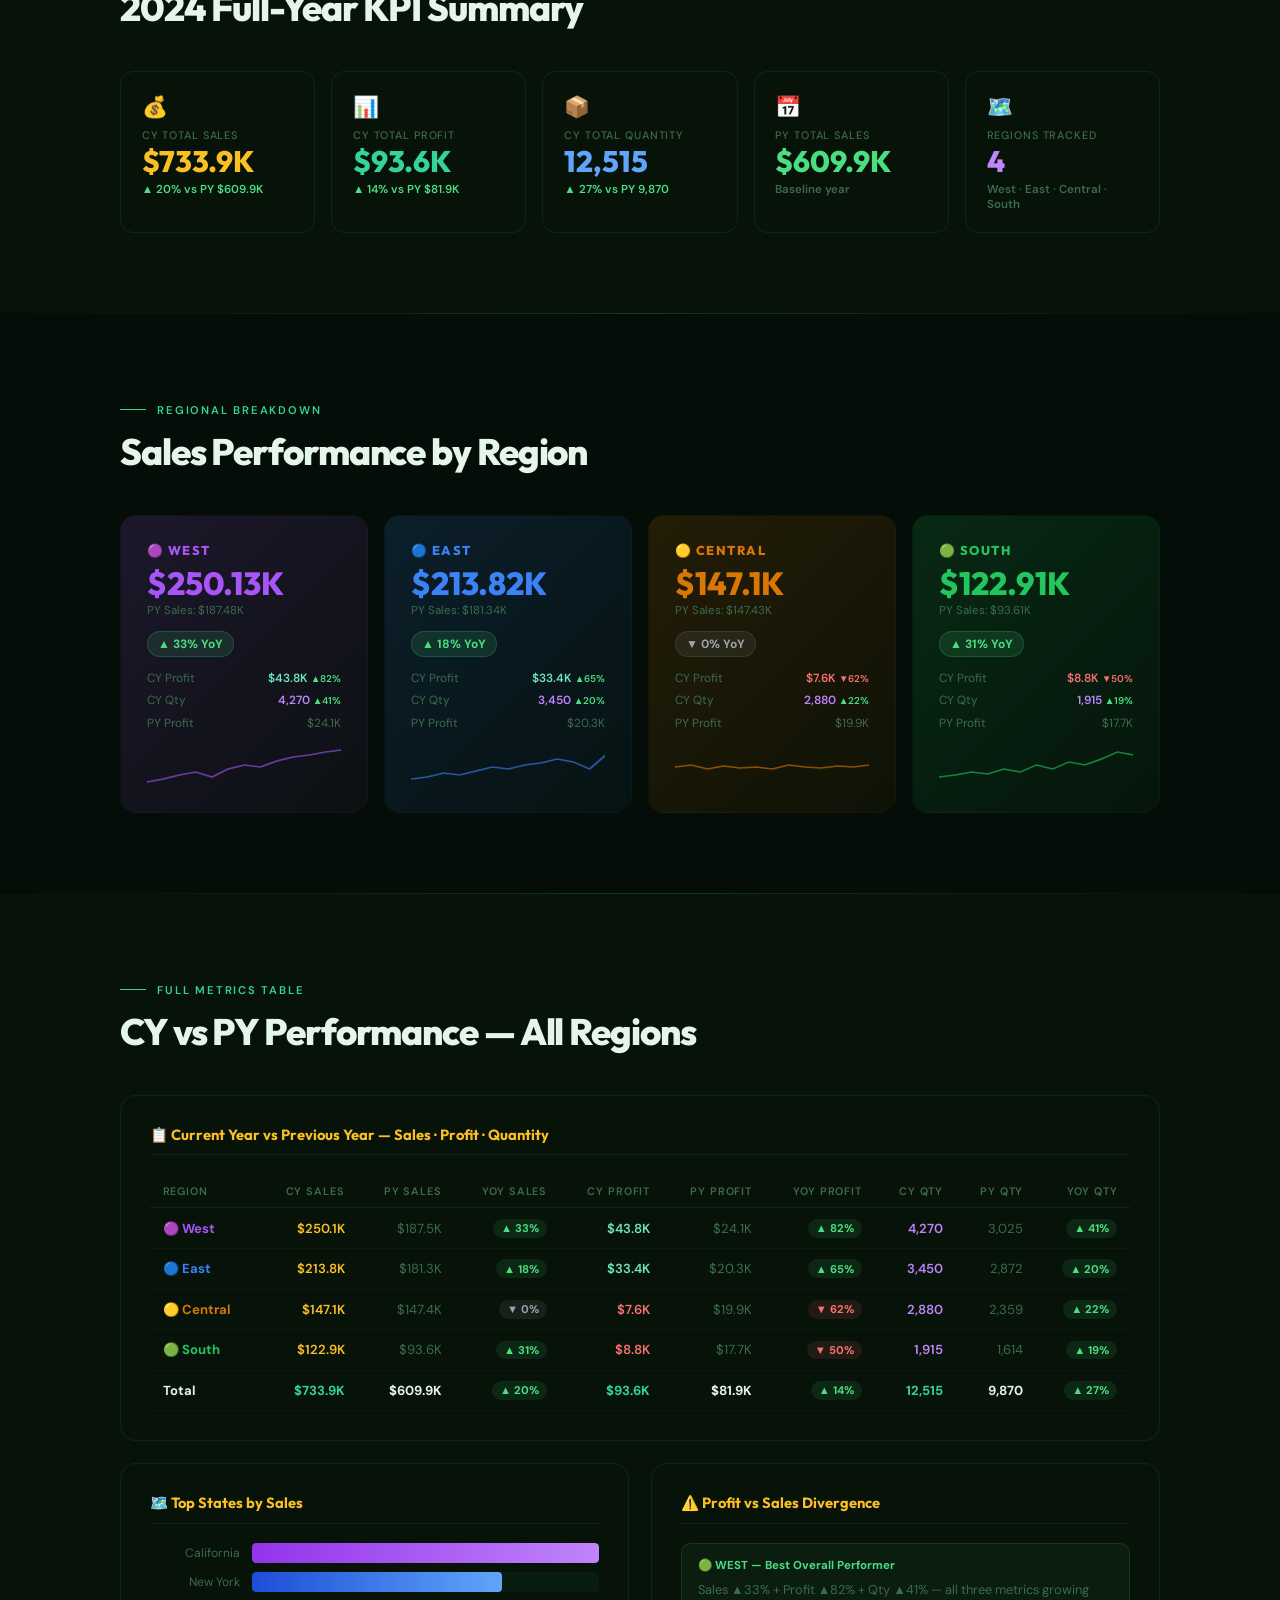
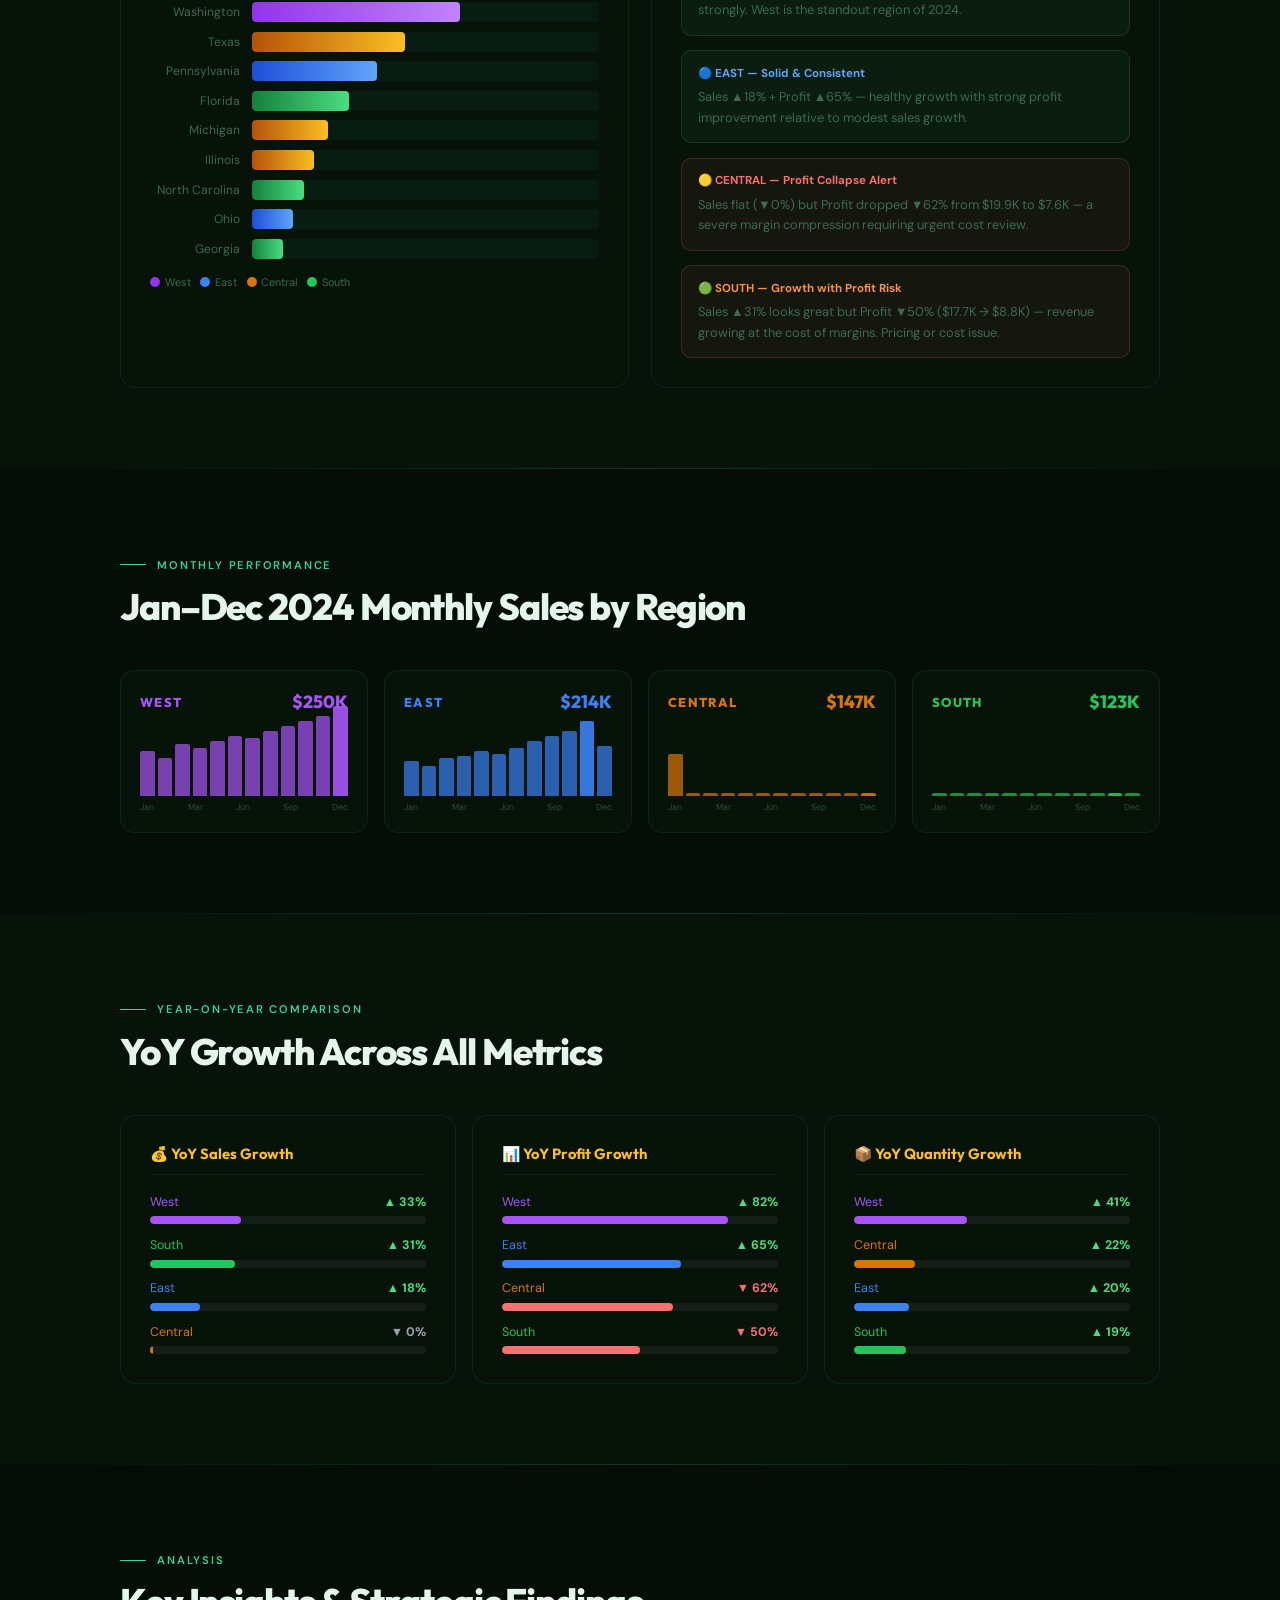
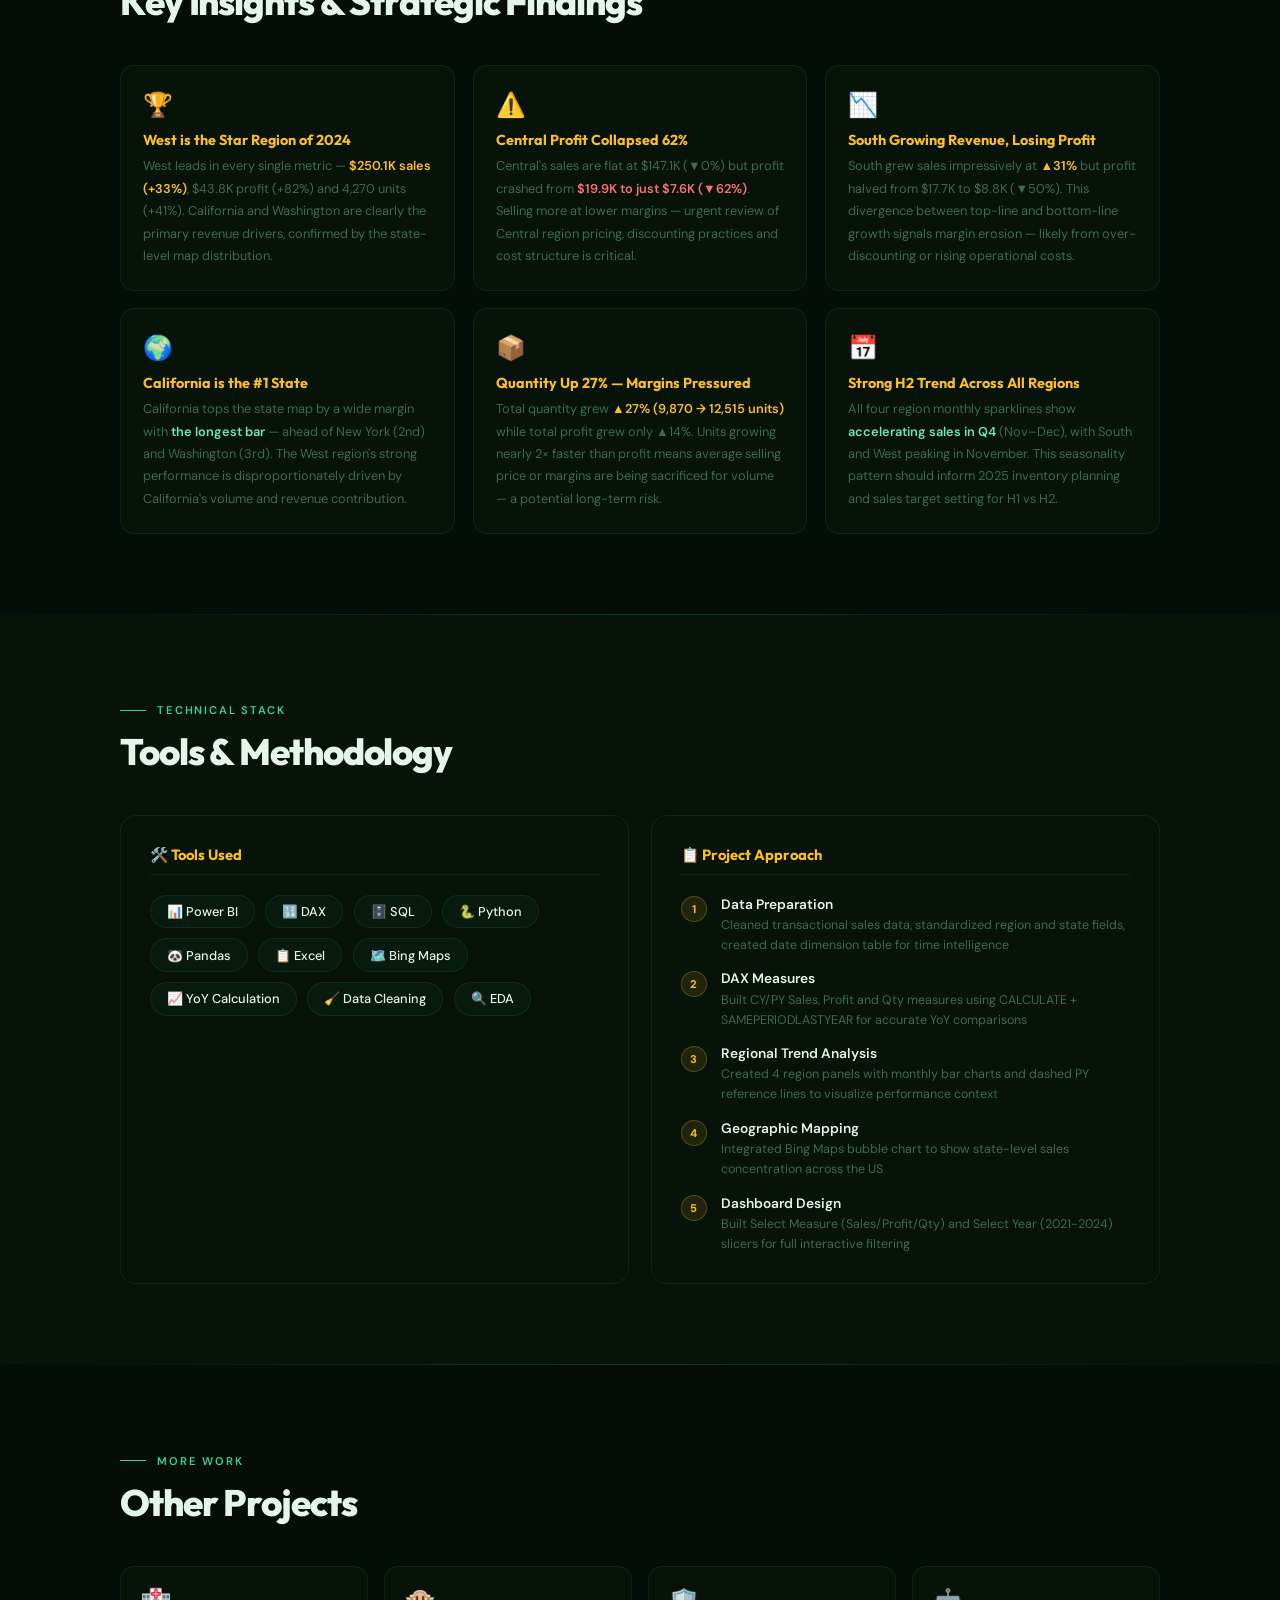
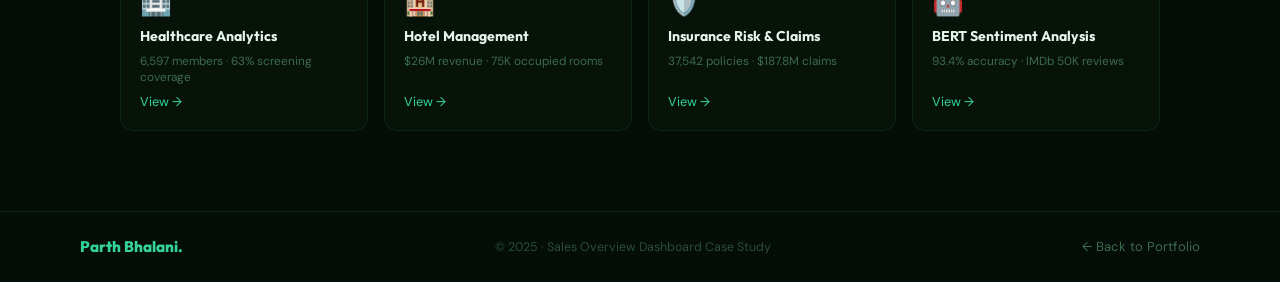
<file: sales_project.html>
<!DOCTYPE html>
<html lang="en">
<head>
<meta charset="UTF-8">
<meta name="viewport" content="width=device-width, initial-scale=1.0">
<title>Sales Overview Dashboard | Parth Bhalani</title>
<link href="https://fonts.googleapis.com/css2?family=Outfit:wght@300;400;500;600;700;800&family=DM+Serif+Display:ital@0;1&family=DM+Sans:wght@300;400;500&display=swap" rel="stylesheet">
<style>
  :root {
    --bg:      #040d07;
    --bg2:     #071209;
    --bg3:     #09160b;
    --accent:  #34d399;
    --a2:      #10b981;
    --a3:      #6ee7b7;
    --border:  rgba(52,211,153,.1);
    --bord2:   rgba(52,211,153,.22);
    --text:    #e4f5ec;
    --muted:   #3d6b4f;
    --muted2:  #2a4f38;
    --surf:    rgba(52,211,153,.04);
    /* region colors matching dashboard */
    --west:    #a855f7;
    --east:    #3b82f6;
    --central: #d97706;
    --south:   #22c55e;
  }
  *,*::before,*::after{margin:0;padding:0;box-sizing:border-box;}
  html{scroll-behavior:smooth;}
  body{font-family:'DM Sans',sans-serif;background:var(--bg);color:var(--text);overflow-x:hidden;cursor:none;}

  #cur {width:8px;height:8px;background:var(--accent);border-radius:50%;position:fixed;pointer-events:none;z-index:9999;transform:translate(-50%,-50%);mix-blend-mode:screen;}
  #cur2{width:30px;height:30px;border:1.5px solid rgba(52,211,153,.35);border-radius:50%;position:fixed;pointer-events:none;z-index:9998;transform:translate(-50%,-50%);transition:width .2s,height .2s;}
  body::before{content:'';position:fixed;inset:0;pointer-events:none;z-index:0;
    background-image:linear-gradient(rgba(52,211,153,.022) 1px,transparent 1px),linear-gradient(90deg,rgba(52,211,153,.022) 1px,transparent 1px);
    background-size:60px 60px;}

  /* NAV */
  nav{position:fixed;top:0;width:100%;z-index:100;padding:1rem 5rem;display:flex;justify-content:space-between;align-items:center;background:rgba(4,13,7,.92);backdrop-filter:blur(24px);border-bottom:1px solid var(--border);}
  .nav-back{display:flex;align-items:center;gap:.5rem;text-decoration:none;color:var(--muted);font-size:.85rem;font-weight:500;transition:color .2s;}
  .nav-back:hover{color:var(--accent);}
  .nav-logo{font-family:'Outfit',sans-serif;font-weight:800;font-size:1.1rem;color:var(--accent);}
  .nav-tag{font-size:.72rem;font-weight:600;letter-spacing:.1em;text-transform:uppercase;padding:.3rem .8rem;border:1px solid var(--border);border-radius:100px;color:var(--muted);}

  /* HERO */
  .hero{min-height:64vh;display:flex;align-items:center;padding:9rem 5rem 4rem;position:relative;overflow:hidden;}
  .orb{position:absolute;border-radius:50%;pointer-events:none;}
  .orb1{width:700px;height:700px;top:-180px;right:-150px;background:radial-gradient(circle,rgba(168,85,247,.07),transparent 65%);animation:drift 10s ease-in-out infinite;}
  .orb2{width:450px;height:450px;bottom:-80px;left:-80px;background:radial-gradient(circle,rgba(52,211,153,.05),transparent 70%);animation:drift 14s ease-in-out infinite reverse;}
  .orb3{width:350px;height:350px;top:40%;right:25%;background:radial-gradient(circle,rgba(59,130,246,.04),transparent 70%);animation:drift 18s ease-in-out infinite;}
  @keyframes drift{0%,100%{transform:translate(0,0)}33%{transform:translate(25px,-15px)}66%{transform:translate(-15px,12px)}}

  .hero-content{position:relative;z-index:2;max-width:840px;}
  .breadcrumb{display:flex;align-items:center;gap:.5rem;font-size:.78rem;color:var(--muted);margin-bottom:1.4rem;animation:fadeUp .6s ease both;}
  .breadcrumb a{color:var(--accent);text-decoration:none;}
  .badge-row{display:flex;flex-wrap:wrap;gap:.45rem;margin-bottom:1.3rem;animation:fadeUp .6s .07s ease both;}
  .pb{font-size:.72rem;font-weight:600;letter-spacing:.06em;padding:.28rem .75rem;border-radius:100px;color:var(--accent);background:rgba(52,211,153,.07);border:1px solid var(--border);}
  .pb-sales{color:#fbbf24;background:rgba(251,191,36,.07);border-color:rgba(251,191,36,.2);}

  .proj-title{font-family:'Outfit',sans-serif;font-size:clamp(2.2rem,5vw,4.3rem);font-weight:800;letter-spacing:-.04em;line-height:.95;animation:fadeUp .6s .13s ease both;}
  .proj-title em{color:#fbbf24;font-style:normal;}
  .proj-sub{font-family:'DM Serif Display',serif;font-style:italic;font-size:1.2rem;color:var(--muted);margin-top:.7rem;animation:fadeUp .6s .2s ease both;}

  .hero-meta{display:flex;flex-wrap:wrap;gap:2rem;margin-top:2rem;padding:1.4rem 1.8rem;background:var(--surf);border:1px solid var(--border);border-radius:14px;animation:fadeUp .6s .26s ease both;width:fit-content;}
  .m-lbl{font-size:.67rem;font-weight:600;letter-spacing:.12em;text-transform:uppercase;color:var(--muted2);margin-bottom:.25rem;}
  .m-val{font-size:.9rem;font-weight:600;color:var(--text);}
  .m-val.gold{color:#fbbf24;}
  .m-val.green{color:var(--accent);}
  @keyframes fadeUp{from{opacity:0;transform:translateY(20px)}to{opacity:1;transform:translateY(0)}}

  /* LAYOUT */
  .sec{position:relative;z-index:2;}
  .inner{max-width:1200px;margin:0 auto;padding:5rem;}
  .sec-div{position:relative;z-index:2;height:1px;background:linear-gradient(90deg,transparent,var(--bord2),transparent);}
  .sec-label{display:inline-flex;align-items:center;gap:.7rem;font-size:.7rem;font-weight:600;letter-spacing:.16em;text-transform:uppercase;color:var(--accent);margin-bottom:.7rem;}
  .sec-label::before{content:'';width:26px;height:1px;background:var(--accent);}
  .sec-title{font-family:'Outfit',sans-serif;font-size:clamp(1.7rem,3vw,2.3rem);font-weight:800;letter-spacing:-.03em;margin-bottom:2.5rem;}
  .reveal{opacity:0;transform:translateY(24px);transition:opacity .7s ease,transform .7s ease;}
  .reveal.on{opacity:1;transform:translateY(0);}
  .two-col{display:grid;grid-template-columns:1fr 1fr;gap:1.4rem;}
  .card{background:var(--bg2);border:1px solid var(--border);border-radius:16px;padding:1.8rem;transition:border-color .3s;}
  .card:hover{border-color:var(--bord2);}
  .card-title{font-family:'Outfit',sans-serif;font-size:.92rem;font-weight:700;color:#fbbf24;margin-bottom:1.2rem;padding-bottom:.65rem;border-bottom:1px solid var(--border);}

  /* TOTAL KPI ROW */
  .kpi5{display:grid;grid-template-columns:repeat(5,1fr);gap:1rem;}
  .kpi-c{background:var(--bg2);border:1px solid var(--border);border-radius:14px;padding:1.3rem;
    position:relative;overflow:hidden;transition:all .3s;}
  .kpi-c:hover{border-color:var(--bord2);transform:translateY(-4px);}
  .kpi-c::after{content:'';position:absolute;bottom:0;left:0;right:0;height:2px;opacity:0;transition:opacity .3s;}
  .kpi-c:hover::after{opacity:1;}
  .kc-gold::after{background:linear-gradient(90deg,#d97706,#fbbf24);}
  .kc-green::after{background:linear-gradient(90deg,var(--a2),var(--accent));}
  .kc-blue::after{background:linear-gradient(90deg,#2563eb,#60a5fa);}
  .kc-up::after{background:linear-gradient(90deg,#16a34a,#4ade80);}
  .kc-purple::after{background:linear-gradient(90deg,#7c3aed,#a855f7);}
  .kpi-ico{font-size:1.3rem;margin-bottom:.5rem;}
  .kpi-lbl{font-size:.68rem;font-weight:500;text-transform:uppercase;letter-spacing:.08em;color:var(--muted);margin-bottom:.35rem;}
  .kpi-num{font-family:'Outfit',sans-serif;font-size:1.85rem;font-weight:800;line-height:1;}
  .kpi-yoy{font-size:.72rem;margin-top:.3rem;font-weight:600;}
  .up{color:#4ade80;}
  .down{color:#f87171;}
  .flat{color:var(--muted);}

  /* REGION CARDS */
  .region-grid{display:grid;grid-template-columns:repeat(4,1fr);gap:1rem;}
  .reg-card{border-radius:16px;padding:1.6rem;position:relative;overflow:hidden;transition:all .3s;border:1px solid transparent;}
  .reg-card:hover{transform:translateY(-4px);border-color:rgba(255,255,255,.1);}
  .reg-west   {background:linear-gradient(135deg,rgba(168,85,247,.15),rgba(168,85,247,.05));}
  .reg-east   {background:linear-gradient(135deg,rgba(59,130,246,.15),rgba(59,130,246,.05));}
  .reg-central{background:linear-gradient(135deg,rgba(217,119,6,.15),rgba(217,119,6,.05));}
  .reg-south  {background:linear-gradient(135deg,rgba(34,197,94,.15),rgba(34,197,94,.05));}
  .reg-name{font-family:'Outfit',sans-serif;font-size:.8rem;font-weight:800;letter-spacing:.12em;text-transform:uppercase;margin-bottom:.6rem;}
  .reg-sales{font-family:'Outfit',sans-serif;font-size:2rem;font-weight:800;line-height:1;margin-bottom:.25rem;}
  .reg-py{font-size:.72rem;color:var(--muted);margin-bottom:.8rem;}
  .reg-yoy{display:inline-flex;align-items:center;gap:.3rem;font-size:.75rem;font-weight:700;padding:.25rem .65rem;border-radius:100px;}
  .yoy-up{background:rgba(74,222,128,.12);color:#4ade80;border:1px solid rgba(74,222,128,.2);}
  .yoy-flat{background:rgba(156,163,175,.1);color:#9ca3af;border:1px solid rgba(156,163,175,.15);}
  /* mini sparkline in region card */
  .reg-spark{margin-top:1rem;height:40px;}
  .reg-spark svg{width:100%;height:100%;}

  /* CY/PY TABLE */
  .cypy-table{width:100%;border-collapse:collapse;font-size:.82rem;}
  .cypy-table th{padding:.6rem .8rem;text-align:left;color:var(--muted);font-weight:600;
    font-size:.68rem;letter-spacing:.08em;text-transform:uppercase;border-bottom:1px solid var(--border);}
  .cypy-table th:not(:first-child){text-align:right;}
  .cypy-table td{padding:.65rem .8rem;border-bottom:1px solid rgba(52,211,153,.05);}
  .cypy-table td:not(:first-child){text-align:right;}
  .cypy-table tr:hover td{background:rgba(52,211,153,.03);}
  .cypy-table tr:last-child td{border-top:1px solid var(--bord2);font-weight:700;color:var(--text);}
  .td-region{font-weight:700;}
  .td-west{color:var(--west);}
  .td-east{color:var(--east);}
  .td-central{color:var(--central);}
  .td-south{color:var(--south);}
  .td-cy{color:#fbbf24;font-weight:600;}
  .td-py{color:var(--muted);}
  .td-yoy-up{color:#4ade80;font-weight:700;}
  .td-yoy-dn{color:#f87171;font-weight:700;}
  .td-profit{color:var(--a3);font-weight:600;}
  .td-qty{color:#c084fc;font-weight:600;}
  .pill{display:inline-flex;align-items:center;gap:.2rem;padding:.15rem .5rem;border-radius:100px;font-size:.7rem;font-weight:700;}
  .pill-up{background:rgba(74,222,128,.1);color:#4ade80;}
  .pill-dn{background:rgba(248,113,113,.1);color:#f87171;}
  .pill-flat{background:rgba(156,163,175,.1);color:#9ca3af;}

  /* STATE BAR CHART */
  .bc-list{display:flex;flex-direction:column;gap:.6rem;}
  .bc-row{display:flex;align-items:center;gap:.75rem;}
  .bc-lbl{font-size:.76rem;color:var(--muted);text-align:right;flex-shrink:0;width:90px;}
  .bc-track{flex:1;height:20px;background:rgba(52,211,153,.05);border-radius:4px;overflow:hidden;}
  .bc-fill{height:100%;border-radius:4px;display:flex;align-items:center;justify-content:flex-end;padding-right:.4rem;
    font-size:.68rem;font-weight:700;color:#fff;transition:width 1.4s cubic-bezier(.4,0,.2,1);}

  /* MONTHLY TREND CHART */
  .monthly-chart{display:grid;grid-template-columns:repeat(4,1fr);gap:1rem;}
  .month-region{background:var(--bg2);border:1px solid var(--border);border-radius:14px;padding:1.2rem;transition:border-color .3s;}
  .month-region:hover{border-color:var(--bord2);}
  .mr-header{display:flex;align-items:center;justify-content:space-between;margin-bottom:.8rem;}
  .mr-name{font-family:'Outfit',sans-serif;font-size:.8rem;font-weight:800;letter-spacing:.1em;text-transform:uppercase;}
  .mr-total{font-family:'Outfit',sans-serif;font-size:1.1rem;font-weight:800;}
  .mr-bars{display:flex;align-items:flex-end;gap:3px;height:70px;}
  .mb{border-radius:2px 2px 0 0;flex:1;min-height:3px;transition:height 1s cubic-bezier(.4,0,.2,1);}
  .mr-months{display:flex;justify-content:space-between;margin-top:.3rem;}
  .mr-m{font-size:.55rem;color:var(--muted2);}

  /* YOY GAUGE */
  .yoy-grid{display:grid;grid-template-columns:repeat(4,1fr);gap:1rem;}
  .yoy-card{background:var(--bg2);border:1px solid var(--border);border-radius:14px;padding:1.4rem;text-align:center;transition:all .3s;}
  .yoy-card:hover{border-color:var(--bord2);transform:translateY(-3px);}
  .yoy-region{font-size:.72rem;font-weight:700;letter-spacing:.1em;text-transform:uppercase;margin-bottom:.6rem;}
  .yoy-big{font-family:'Outfit',sans-serif;font-size:2.2rem;font-weight:800;line-height:1;margin-bottom:.3rem;}
  .yoy-label{font-size:.7rem;color:var(--muted);}
  .yoy-bar-wrap{height:6px;background:rgba(52,211,153,.08);border-radius:100px;margin-top:.8rem;overflow:hidden;}
  .yoy-bar-fill{height:100%;border-radius:100px;transition:width 1.4s cubic-bezier(.4,0,.2,1);}

  /* INSIGHTS */
  .ins-grid{display:grid;grid-template-columns:repeat(3,1fr);gap:1.1rem;}
  .ins-card{background:var(--bg2);border:1px solid var(--border);border-radius:14px;padding:1.4rem;transition:all .3s;}
  .ins-card:hover{border-color:var(--bord2);transform:translateY(-4px);}
  .ins-ico{font-size:1.5rem;margin-bottom:.7rem;}
  .ins-title{font-family:'Outfit',sans-serif;font-size:.9rem;font-weight:700;color:#fbbf24;margin-bottom:.4rem;}
  .ins-text{font-size:.8rem;line-height:1.75;color:var(--muted);}
  .hi{color:var(--a3);font-weight:600;}
  .hi-gold{color:#fbbf24;font-weight:600;}
  .hi-red{color:#f87171;font-weight:600;}
  .hi-purple{color:#c084fc;font-weight:600;}

  /* TOOLS */
  .tools-row{display:flex;flex-wrap:wrap;gap:.65rem;}
  .tc{display:flex;align-items:center;gap:.45rem;padding:.45rem 1rem;border-radius:100px;
    background:var(--surf);border:1px solid var(--border);font-size:.8rem;font-weight:500;color:var(--text);transition:all .2s;}
  .tc:hover{border-color:var(--bord2);background:rgba(52,211,153,.08);}

  /* STEPS */
  .steps{display:flex;flex-direction:column;gap:.85rem;}
  .step{display:flex;gap:.9rem;align-items:flex-start;}
  .step-num{width:26px;height:26px;border-radius:50%;background:rgba(251,191,36,.1);border:1px solid rgba(251,191,36,.25);
    display:flex;align-items:center;justify-content:center;font-size:.7rem;font-weight:700;color:#fbbf24;flex-shrink:0;margin-top:.1rem;}
  .step-title{font-size:.86rem;font-weight:600;color:var(--text);margin-bottom:.2rem;}
  .step-desc{font-size:.78rem;color:var(--muted);line-height:1.6;}

  /* DASHBOARD FRAME */
  .dash-frame{border-radius:14px;overflow:hidden;border:1px solid var(--border);box-shadow:0 20px 70px rgba(0,0,0,.6);transition:border-color .3s;}
  .dash-frame:hover{border-color:var(--bord2);}
  .dash-bar{background:var(--bg3);padding:.65rem 1rem;display:flex;align-items:center;gap:.45rem;border-bottom:1px solid var(--border);}
  .db-dot{width:10px;height:10px;border-radius:50%;}
  .db-lbl{font-size:.68rem;color:var(--muted);margin-left:auto;letter-spacing:.08em;text-transform:uppercase;}
  .dash-frame img{width:100%;display:block;filter:brightness(.93);}

  /* NEXT */
  .next-grid{display:grid;grid-template-columns:repeat(4,1fr);gap:1rem;}
  .next-card{background:var(--bg2);border:1px solid var(--border);border-radius:14px;padding:1.2rem;
    text-decoration:none;color:var(--text);transition:all .3s;display:flex;flex-direction:column;gap:.5rem;}
  .next-card:hover{border-color:var(--bord2);transform:translateY(-4px);}
  .nc-ico{font-size:1.6rem;}
  .nc-title{font-family:'Outfit',sans-serif;font-size:.88rem;font-weight:700;}
  .nc-sub{font-size:.74rem;color:var(--muted);}
  .nc-arr{font-size:.8rem;color:var(--accent);margin-top:auto;}

  footer{position:relative;z-index:2;border-top:1px solid var(--border);padding:1.6rem 5rem;
    display:flex;justify-content:space-between;align-items:center;background:var(--bg);}
  .f-logo{font-family:'Outfit',sans-serif;font-weight:800;font-size:.95rem;color:var(--accent);}
  .f-copy{font-size:.78rem;color:var(--muted2);}
  .f-back{font-size:.82rem;color:var(--muted);text-decoration:none;transition:color .2s;}
  .f-back:hover{color:var(--accent);}

  @media(max-width:900px){
    nav{padding:1rem 1.5rem;}
    .hero,.inner{padding-left:1.5rem;padding-right:1.5rem;}
    .kpi5,.region-grid,.monthly-chart,.yoy-grid,.ins-grid,.next-grid{grid-template-columns:1fr 1fr;}
    .two-col{grid-template-columns:1fr;}
    footer{flex-direction:column;gap:.8rem;padding:1.2rem;text-align:center;}
  }
</style>
</head>
<body>
<div id="cur"></div><div id="cur2"></div>

<!-- NAV -->
<nav>
  <a href="index.html" class="nav-back">← Back to Portfolio</a>
  <div class="nav-logo">Parth Bhalani</div>
  <div class="nav-tag">Case Study</div>
</nav>

<!-- HERO -->
<section class="hero sec">
  <div class="orb orb1"></div><div class="orb orb2"></div><div class="orb orb3"></div>
  <div class="hero-content">
    <div class="breadcrumb reveal">
      <a href="index.html">Portfolio</a> <span>/</span> <span>Sales Overview Dashboard</span>
    </div>
    <div class="badge-row reveal">
      <span class="pb pb-sales">📈 Retail / Sales</span>
      <span class="pb">Power BI</span><span class="pb">DAX</span>
      <span class="pb">SQL</span><span class="pb">YoY Analysis</span>
      <span class="pb">Regional Analytics</span><span class="pb">KPI Tracking</span>
    </div>
    <h1 class="proj-title">Sales Overview<br><em>Dashboard</em></h1>
    <p class="proj-sub">Year-over-year regional performance tracking across West, East, Central & South — Jan to Dec 2024</p>
    <div class="hero-meta reveal">
      <div><div class="m-lbl">Total CY Sales</div><div class="m-val gold">$733.9K</div></div>
      <div><div class="m-lbl">Total PY Sales</div><div class="m-val">$609.9K</div></div>
      <div><div class="m-lbl">YoY Sales Growth</div><div class="m-val green">▲ 20%</div></div>
      <div><div class="m-lbl">Total CY Profit</div><div class="m-val gold">$93.6K</div></div>
      <div><div class="m-lbl">YoY Profit Growth</div><div class="m-val green">▲ 14%</div></div>
      <div><div class="m-lbl">Total CY Qty</div><div class="m-val">12,515</div></div>
      <div><div class="m-lbl">YoY Qty Growth</div><div class="m-val green">▲ 27%</div></div>
      <div><div class="m-lbl">Date Range</div><div class="m-val">2024 Full Year</div></div>
    </div>
  </div>
</section>

<div class="sec-div"></div>

<!-- DASHBOARD PREVIEW -->
<section class="sec">
  <div class="inner" style="padding-top:3rem;padding-bottom:3rem;">
    <div class="sec-label reveal">Dashboard Preview</div>
    <h2 class="sec-title reveal">Power BI Dashboard — By Region</h2>
    <div class="dash-frame reveal">
      <div class="dash-bar">
        <div class="db-dot" style="background:#ff5f57"></div>
        <div class="db-dot" style="background:#febc2e"></div>
        <div class="db-dot" style="background:#28c840"></div>
        <span class="db-lbl">Sales Overview Dashboard · Power BI · 01-01-2024 to 30-12-2024</span>
      </div>
      <img src="Assets/Sales Dashboard.png" alt="Sales Overview Dashboard">
    </div>
  </div>
</section>

<div class="sec-div"></div>

<!-- TOTAL KPIs -->
<section class="sec" style="background:var(--bg2);">
  <div class="inner">
    <div class="sec-label reveal">Portfolio Totals</div>
    <h2 class="sec-title reveal">2024 Full-Year KPI Summary</h2>
    <div class="kpi5 reveal">
      <div class="kpi-c kc-gold">
        <div class="kpi-ico">💰</div>
        <div class="kpi-lbl">CY Total Sales</div>
        <div class="kpi-num" style="color:#fbbf24;">$733.9K</div>
        <div class="kpi-yoy up">▲ 20% vs PY $609.9K</div>
      </div>
      <div class="kpi-c kc-green">
        <div class="kpi-ico">📊</div>
        <div class="kpi-lbl">CY Total Profit</div>
        <div class="kpi-num" style="color:var(--accent);">$93.6K</div>
        <div class="kpi-yoy up">▲ 14% vs PY $81.9K</div>
      </div>
      <div class="kpi-c kc-blue">
        <div class="kpi-ico">📦</div>
        <div class="kpi-lbl">CY Total Quantity</div>
        <div class="kpi-num" style="color:#60a5fa;">12,515</div>
        <div class="kpi-yoy up">▲ 27% vs PY 9,870</div>
      </div>
      <div class="kpi-c kc-up">
        <div class="kpi-ico">📅</div>
        <div class="kpi-lbl">PY Total Sales</div>
        <div class="kpi-num" style="color:#4ade80;">$609.9K</div>
        <div class="kpi-yoy flat">Baseline year</div>
      </div>
      <div class="kpi-c kc-purple">
        <div class="kpi-ico">🗺️</div>
        <div class="kpi-lbl">Regions Tracked</div>
        <div class="kpi-num" style="color:#c084fc;">4</div>
        <div class="kpi-yoy flat">West · East · Central · South</div>
      </div>
    </div>
  </div>
</section>

<div class="sec-div"></div>

<!-- REGION CARDS -->
<section class="sec">
  <div class="inner">
    <div class="sec-label reveal">Regional Breakdown</div>
    <h2 class="sec-title reveal">Sales Performance by Region</h2>
    <div class="region-grid reveal">

      <!-- WEST -->
      <div class="reg-card reg-west">
        <div class="reg-name" style="color:var(--west);">🟣 West</div>
        <div class="reg-sales" style="color:var(--west);">$250.13K</div>
        <div class="reg-py">PY Sales: $187.48K</div>
        <span class="reg-yoy yoy-up">▲ 33% YoY</span>
        <div style="margin-top:.8rem;display:flex;flex-direction:column;gap:.4rem;">
          <div style="display:flex;justify-content:space-between;font-size:.74rem;">
            <span style="color:var(--muted);">CY Profit</span><span style="color:var(--a3);font-weight:600;">$43.8K <small style="color:#4ade80;">▲82%</small></span>
          </div>
          <div style="display:flex;justify-content:space-between;font-size:.74rem;">
            <span style="color:var(--muted);">CY Qty</span><span style="color:#c084fc;font-weight:600;">4,270 <small style="color:#4ade80;">▲41%</small></span>
          </div>
          <div style="display:flex;justify-content:space-between;font-size:.74rem;">
            <span style="color:var(--muted);">PY Profit</span><span style="color:var(--muted);">$24.1K</span>
          </div>
        </div>
        <div class="reg-spark">
          <svg viewBox="0 0 120 40" preserveAspectRatio="none">
            <path d="M0,35 L10,32 L20,28 L30,25 L40,30 L50,22 L60,18 L70,20 L80,14 L90,10 L100,8 L110,5 L120,3" fill="none" stroke="rgba(168,85,247,.6)" stroke-width="1.5" stroke-linecap="round"/>
          </svg>
        </div>
      </div>

      <!-- EAST -->
      <div class="reg-card reg-east">
        <div class="reg-name" style="color:var(--east);">🔵 East</div>
        <div class="reg-sales" style="color:var(--east);">$213.82K</div>
        <div class="reg-py">PY Sales: $181.34K</div>
        <span class="reg-yoy yoy-up">▲ 18% YoY</span>
        <div style="margin-top:.8rem;display:flex;flex-direction:column;gap:.4rem;">
          <div style="display:flex;justify-content:space-between;font-size:.74rem;">
            <span style="color:var(--muted);">CY Profit</span><span style="color:var(--a3);font-weight:600;">$33.4K <small style="color:#4ade80;">▲65%</small></span>
          </div>
          <div style="display:flex;justify-content:space-between;font-size:.74rem;">
            <span style="color:var(--muted);">CY Qty</span><span style="color:#c084fc;font-weight:600;">3,450 <small style="color:#4ade80;">▲20%</small></span>
          </div>
          <div style="display:flex;justify-content:space-between;font-size:.74rem;">
            <span style="color:var(--muted);">PY Profit</span><span style="color:var(--muted);">$20.3K</span>
          </div>
        </div>
        <div class="reg-spark">
          <svg viewBox="0 0 120 40" preserveAspectRatio="none">
            <path d="M0,32 L10,30 L20,26 L30,28 L40,24 L50,20 L60,22 L70,18 L80,16 L90,12 L100,15 L110,22 L120,8" fill="none" stroke="rgba(59,130,246,.6)" stroke-width="1.5" stroke-linecap="round"/>
          </svg>
        </div>
      </div>

      <!-- CENTRAL -->
      <div class="reg-card reg-central">
        <div class="reg-name" style="color:var(--central);">🟡 Central</div>
        <div class="reg-sales" style="color:var(--central);">$147.1K</div>
        <div class="reg-py">PY Sales: $147.43K</div>
        <span class="reg-yoy yoy-flat">▼ 0% YoY</span>
        <div style="margin-top:.8rem;display:flex;flex-direction:column;gap:.4rem;">
          <div style="display:flex;justify-content:space-between;font-size:.74rem;">
            <span style="color:var(--muted);">CY Profit</span><span style="color:#f87171;font-weight:600;">$7.6K <small style="color:#f87171;">▼62%</small></span>
          </div>
          <div style="display:flex;justify-content:space-between;font-size:.74rem;">
            <span style="color:var(--muted);">CY Qty</span><span style="color:#c084fc;font-weight:600;">2,880 <small style="color:#4ade80;">▲22%</small></span>
          </div>
          <div style="display:flex;justify-content:space-between;font-size:.74rem;">
            <span style="color:var(--muted);">PY Profit</span><span style="color:var(--muted);">$19.9K</span>
          </div>
        </div>
        <div class="reg-spark">
          <svg viewBox="0 0 120 40" preserveAspectRatio="none">
            <path d="M0,20 L10,18 L20,22 L30,19 L40,21 L50,20 L60,22 L70,18 L80,20 L90,21 L100,19 L110,20 L120,18" fill="none" stroke="rgba(217,119,6,.6)" stroke-width="1.5" stroke-linecap="round"/>
          </svg>
        </div>
      </div>

      <!-- SOUTH -->
      <div class="reg-card reg-south">
        <div class="reg-name" style="color:var(--south);">🟢 South</div>
        <div class="reg-sales" style="color:var(--south);">$122.91K</div>
        <div class="reg-py">PY Sales: $93.61K</div>
        <span class="reg-yoy yoy-up">▲ 31% YoY</span>
        <div style="margin-top:.8rem;display:flex;flex-direction:column;gap:.4rem;">
          <div style="display:flex;justify-content:space-between;font-size:.74rem;">
            <span style="color:var(--muted);">CY Profit</span><span style="color:#f87171;font-weight:600;">$8.8K <small style="color:#f87171;">▼50%</small></span>
          </div>
          <div style="display:flex;justify-content:space-between;font-size:.74rem;">
            <span style="color:var(--muted);">CY Qty</span><span style="color:#c084fc;font-weight:600;">1,915 <small style="color:#4ade80;">▲19%</small></span>
          </div>
          <div style="display:flex;justify-content:space-between;font-size:.74rem;">
            <span style="color:var(--muted);">PY Profit</span><span style="color:var(--muted);">$17.7K</span>
          </div>
        </div>
        <div class="reg-spark">
          <svg viewBox="0 0 120 40" preserveAspectRatio="none">
            <path d="M0,30 L10,28 L20,25 L30,27 L40,22 L50,25 L60,18 L70,22 L80,15 L90,18 L100,12 L110,5 L120,8" fill="none" stroke="rgba(34,197,94,.6)" stroke-width="1.5" stroke-linecap="round"/>
          </svg>
        </div>
      </div>

    </div>
  </div>
</section>

<div class="sec-div"></div>

<!-- CY/PY METRICS TABLE + STATE BARS -->
<section class="sec" style="background:var(--bg2);">
  <div class="inner">
    <div class="sec-label reveal">Full Metrics Table</div>
    <h2 class="sec-title reveal">CY vs PY Performance — All Regions</h2>
    <div class="two-col">

      <!-- Full CY/PY table -->
      <div class="card reveal" style="grid-column:1/-1;">
        <div class="card-title">📋 Current Year vs Previous Year — Sales · Profit · Quantity</div>
        <div style="overflow-x:auto;">
          <table class="cypy-table">
            <thead>
              <tr>
                <th>Region</th>
                <th>CY Sales</th><th>PY Sales</th><th>YoY Sales</th>
                <th>CY Profit</th><th>PY Profit</th><th>YoY Profit</th>
                <th>CY Qty</th><th>PY Qty</th><th>YoY Qty</th>
              </tr>
            </thead>
            <tbody>
              <tr>
                <td class="td-region td-west">🟣 West</td>
                <td class="td-cy">$250.1K</td><td class="td-py">$187.5K</td><td><span class="pill pill-up">▲ 33%</span></td>
                <td class="td-profit">$43.8K</td><td class="td-py">$24.1K</td><td><span class="pill pill-up">▲ 82%</span></td>
                <td class="td-qty">4,270</td><td class="td-py">3,025</td><td><span class="pill pill-up">▲ 41%</span></td>
              </tr>
              <tr>
                <td class="td-region td-east">🔵 East</td>
                <td class="td-cy">$213.8K</td><td class="td-py">$181.3K</td><td><span class="pill pill-up">▲ 18%</span></td>
                <td class="td-profit">$33.4K</td><td class="td-py">$20.3K</td><td><span class="pill pill-up">▲ 65%</span></td>
                <td class="td-qty">3,450</td><td class="td-py">2,872</td><td><span class="pill pill-up">▲ 20%</span></td>
              </tr>
              <tr>
                <td class="td-region td-central">🟡 Central</td>
                <td class="td-cy">$147.1K</td><td class="td-py">$147.4K</td><td><span class="pill pill-flat">▼ 0%</span></td>
                <td class="td-profit" style="color:#f87171;">$7.6K</td><td class="td-py">$19.9K</td><td><span class="pill pill-dn">▼ 62%</span></td>
                <td class="td-qty">2,880</td><td class="td-py">2,359</td><td><span class="pill pill-up">▲ 22%</span></td>
              </tr>
              <tr>
                <td class="td-region td-south">🟢 South</td>
                <td class="td-cy">$122.9K</td><td class="td-py">$93.6K</td><td><span class="pill pill-up">▲ 31%</span></td>
                <td class="td-profit" style="color:#f87171;">$8.8K</td><td class="td-py">$17.7K</td><td><span class="pill pill-dn">▼ 50%</span></td>
                <td class="td-qty">1,915</td><td class="td-py">1,614</td><td><span class="pill pill-up">▲ 19%</span></td>
              </tr>
              <tr>
                <td>Total</td>
                <td class="td-cy" style="color:var(--accent);">$733.9K</td><td class="td-py">$609.9K</td><td><span class="pill pill-up">▲ 20%</span></td>
                <td class="td-profit" style="color:var(--accent);">$93.6K</td><td class="td-py">$81.9K</td><td><span class="pill pill-up">▲ 14%</span></td>
                <td class="td-qty" style="color:var(--accent);">12,515</td><td class="td-py">9,870</td><td><span class="pill pill-up">▲ 27%</span></td>
              </tr>
            </tbody>
          </table>
        </div>
      </div>
    </div>

    <!-- State bars -->
    <div class="two-col" style="margin-top:1.4rem;">
      <div class="card reveal">
        <div class="card-title">🗺️ Top States by Sales</div>
        <div class="bc-list" id="stateBars">
          <div class="bc-row"><span class="bc-lbl">California</span><div class="bc-track"><div class="bc-fill" style="background:linear-gradient(90deg,#9333ea,#c084fc);width:0" data-w="100"></div></div></div>
          <div class="bc-row"><span class="bc-lbl">New York</span><div class="bc-track"><div class="bc-fill" style="background:linear-gradient(90deg,#1d4ed8,#60a5fa);width:0" data-w="72"></div></div></div>
          <div class="bc-row"><span class="bc-lbl">Washington</span><div class="bc-track"><div class="bc-fill" style="background:linear-gradient(90deg,#9333ea,#c084fc);width:0" data-w="60"></div></div></div>
          <div class="bc-row"><span class="bc-lbl">Texas</span><div class="bc-track"><div class="bc-fill" style="background:linear-gradient(90deg,#b45309,#fbbf24);width:0" data-w="44"></div></div></div>
          <div class="bc-row"><span class="bc-lbl">Pennsylvania</span><div class="bc-track"><div class="bc-fill" style="background:linear-gradient(90deg,#1d4ed8,#60a5fa);width:0" data-w="36"></div></div></div>
          <div class="bc-row"><span class="bc-lbl">Florida</span><div class="bc-track"><div class="bc-fill" style="background:linear-gradient(90deg,#15803d,#4ade80);width:0" data-w="28"></div></div></div>
          <div class="bc-row"><span class="bc-lbl">Michigan</span><div class="bc-track"><div class="bc-fill" style="background:linear-gradient(90deg,#b45309,#fbbf24);width:0" data-w="22"></div></div></div>
          <div class="bc-row"><span class="bc-lbl">Illinois</span><div class="bc-track"><div class="bc-fill" style="background:linear-gradient(90deg,#b45309,#fbbf24);width:0" data-w="18"></div></div></div>
          <div class="bc-row"><span class="bc-lbl">North Carolina</span><div class="bc-track"><div class="bc-fill" style="background:linear-gradient(90deg,#15803d,#4ade80);width:0" data-w="15"></div></div></div>
          <div class="bc-row"><span class="bc-lbl">Ohio</span><div class="bc-track"><div class="bc-fill" style="background:linear-gradient(90deg,#1d4ed8,#60a5fa);width:0" data-w="12"></div></div></div>
          <div class="bc-row"><span class="bc-lbl">Georgia</span><div class="bc-track"><div class="bc-fill" style="background:linear-gradient(90deg,#15803d,#4ade80);width:0" data-w="9"></div></div></div>
        </div>
        <div style="margin-top:1rem;display:flex;gap:.6rem;flex-wrap:wrap;">
          <span style="font-size:.68rem;display:flex;align-items:center;gap:.3rem;color:var(--muted);"><span style="width:10px;height:10px;border-radius:50%;background:#9333ea;display:inline-block;"></span>West</span>
          <span style="font-size:.68rem;display:flex;align-items:center;gap:.3rem;color:var(--muted);"><span style="width:10px;height:10px;border-radius:50%;background:#3b82f6;display:inline-block;"></span>East</span>
          <span style="font-size:.68rem;display:flex;align-items:center;gap:.3rem;color:var(--muted);"><span style="width:10px;height:10px;border-radius:50%;background:#d97706;display:inline-block;"></span>Central</span>
          <span style="font-size:.68rem;display:flex;align-items:center;gap:.3rem;color:var(--muted);"><span style="width:10px;height:10px;border-radius:50%;background:#22c55e;display:inline-block;"></span>South</span>
        </div>
      </div>

      <!-- YoY Profit warning section -->
      <div class="card reveal">
        <div class="card-title">⚠️ Profit vs Sales Divergence</div>
        <div style="display:flex;flex-direction:column;gap:.9rem;">
          <div style="padding:.9rem 1rem;background:rgba(74,222,128,.05);border:1px solid rgba(74,222,128,.15);border-radius:10px;">
            <div style="font-size:.72rem;color:#4ade80;font-weight:700;margin-bottom:.4rem;">🟢 WEST — Best Overall Performer</div>
            <div style="font-size:.8rem;color:var(--muted);line-height:1.6;">Sales ▲33% + Profit ▲82% + Qty ▲41% — all three metrics growing strongly. West is the standout region of 2024.</div>
          </div>
          <div style="padding:.9rem 1rem;background:rgba(74,222,128,.05);border:1px solid rgba(74,222,128,.15);border-radius:10px;">
            <div style="font-size:.72rem;color:#60a5fa;font-weight:700;margin-bottom:.4rem;">🔵 EAST — Solid & Consistent</div>
            <div style="font-size:.8rem;color:var(--muted);line-height:1.6;">Sales ▲18% + Profit ▲65% — healthy growth with strong profit improvement relative to modest sales growth.</div>
          </div>
          <div style="padding:.9rem 1rem;background:rgba(248,113,113,.06);border:1px solid rgba(248,113,113,.18);border-radius:10px;">
            <div style="font-size:.72rem;color:#f87171;font-weight:700;margin-bottom:.4rem;">🟡 CENTRAL — Profit Collapse Alert</div>
            <div style="font-size:.8rem;color:var(--muted);line-height:1.6;">Sales flat (▼0%) but Profit dropped ▼62% from $19.9K to $7.6K — a severe margin compression requiring urgent cost review.</div>
          </div>
          <div style="padding:.9rem 1rem;background:rgba(248,113,113,.06);border:1px solid rgba(248,113,113,.18);border-radius:10px;">
            <div style="font-size:.72rem;color:#fb923c;font-weight:700;margin-bottom:.4rem;">🟢 SOUTH — Growth with Profit Risk</div>
            <div style="font-size:.8rem;color:var(--muted);line-height:1.6;">Sales ▲31% looks great but Profit ▼50% ($17.7K → $8.8K) — revenue growing at the cost of margins. Pricing or cost issue.</div>
          </div>
        </div>
      </div>
    </div>
  </div>
</section>

<div class="sec-div"></div>

<!-- MONTHLY TREND -->
<section class="sec">
  <div class="inner">
    <div class="sec-label reveal">Monthly Performance</div>
    <h2 class="sec-title reveal">Jan–Dec 2024 Monthly Sales by Region</h2>
    <div class="monthly-chart reveal" id="monthlyChart">

      <div class="month-region">
        <div class="mr-header">
          <span class="mr-name" style="color:var(--west);">West</span>
          <span class="mr-total" style="color:var(--west);">$250K</span>
        </div>
        <div class="mr-bars">
          <!-- Jan-Dec relative heights for West — grows steadily, strong H2 -->
          <div class="mb" style="background:rgba(168,85,247,.7);" data-h="45"></div>
          <div class="mb" style="background:rgba(168,85,247,.7);" data-h="38"></div>
          <div class="mb" style="background:rgba(168,85,247,.7);" data-h="52"></div>
          <div class="mb" style="background:rgba(168,85,247,.7);" data-h="48"></div>
          <div class="mb" style="background:rgba(168,85,247,.7);" data-h="55"></div>
          <div class="mb" style="background:rgba(168,85,247,.7);" data-h="60"></div>
          <div class="mb" style="background:rgba(168,85,247,.7);" data-h="58"></div>
          <div class="mb" style="background:rgba(168,85,247,.7);" data-h="65"></div>
          <div class="mb" style="background:rgba(168,85,247,.7);" data-h="70"></div>
          <div class="mb" style="background:rgba(168,85,247,.7);" data-h="75"></div>
          <div class="mb" style="background:rgba(168,85,247,.7);" data-h="80"></div>
          <div class="mb" style="background:rgba(168,85,247,.9);" data-h="90"></div>
        </div>
        <div class="mr-months">
          <span class="mr-m">Jan</span><span class="mr-m">Mar</span><span class="mr-m">Jun</span><span class="mr-m">Sep</span><span class="mr-m">Dec</span>
        </div>
      </div>

      <div class="month-region">
        <div class="mr-header">
          <span class="mr-name" style="color:var(--east);">East</span>
          <span class="mr-total" style="color:var(--east);">$214K</span>
        </div>
        <div class="mr-bars">
          <div class="mb" style="background:rgba(59,130,246,.7);" data-h="35"></div>
          <div class="mb" style="background:rgba(59,130,246,.7);" data-h="30"></div>
          <div class="mb" style="background:rgba(59,130,246,.7);" data-h="38"></div>
          <div class="mb" style="background:rgba(59,130,246,.7);" data-h="40"></div>
          <div class="mb" style="background:rgba(59,130,246,.7);" data-h="45"></div>
          <div class="mb" style="background:rgba(59,130,246,.7);" data-h="42"></div>
          <div class="mb" style="background:rgba(59,130,246,.7);" data-h="48"></div>
          <div class="mb" style="background:rgba(59,130,246,.7);" data-h="55"></div>
          <div class="mb" style="background:rgba(59,130,246,.7);" data-h="60"></div>
          <div class="mb" style="background:rgba(59,130,246,.7);" data-h="65"></div>
          <div class="mb" style="background:rgba(59,130,246,.9);" data-h="75"></div>
          <div class="mb" style="background:rgba(59,130,246,.7);" data-h="50"></div>
        </div>
        <div class="mr-months">
          <span class="mr-m">Jan</span><span class="mr-m">Mar</span><span class="mr-m">Jun</span><span class="mr-m">Sep</span><span class="mr-m">Dec</span>
        </div>
      </div>

      <div class="month-region">
        <div class="mr-header">
          <span class="mr-name" style="color:var(--central);">Central</span>
          <span class="mr-total" style="color:var(--central);">$147K</span>
        </div>
        <div class="mr-bars">
          <div class="mb" style="background:rgba(217,119,6,.7);" data-h="42"></div>
          <div class="mb" style="background:rgba(217,119,6,.7);" data-h="38"></div>
          <div class="mb" style="background:rgba(217,119,6,.7);" data-h="44"></div>
          <div class="mb" style="background:rgba(217,119,6,.7);" data-h="40"></div>
          <div class="mb" style="background:rgba(217,119,6,.7);" data-h="42"></div>
          <div class="mb" style="background:rgba(217,119,6,.7);" data-h="38"></div>
          <div class="mb" style="background:rgba(217,119,6,.7);" data-h="40"></div>
          <div class="mb" style="background:rgba(217,119,6,.7);" data-h="42"></div>
          <div class="mb" style="background:rgba(217,119,6,.7);" data-h="38"></div>
          <div class="mb" style="background:rgba(217,119,6,.7);" data-h="44"></div>
          <div class="mb" style="background:rgba(217,119,6,.7);" data-h="46"></div>
          <div class="mb" style="background:rgba(217,119,6,.9);" data-h="58"></div>
        </div>
        <div class="mr-months">
          <span class="mr-m">Jan</span><span class="mr-m">Mar</span><span class="mr-m">Jun</span><span class="mr-m">Sep</span><span class="mr-m">Dec</span>
        </div>
      </div>

      <div class="month-region">
        <div class="mr-header">
          <span class="mr-name" style="color:var(--south);">South</span>
          <span class="mr-total" style="color:var(--south);">$123K</span>
        </div>
        <div class="mr-bars">
          <div class="mb" style="background:rgba(34,197,94,.7);" data-h="28"></div>
          <div class="mb" style="background:rgba(34,197,94,.7);" data-h="25"></div>
          <div class="mb" style="background:rgba(34,197,94,.7);" data-h="32"></div>
          <div class="mb" style="background:rgba(34,197,94,.7);" data-h="30"></div>
          <div class="mb" style="background:rgba(34,197,94,.7);" data-h="35"></div>
          <div class="mb" style="background:rgba(34,197,94,.7);" data-h="38"></div>
          <div class="mb" style="background:rgba(34,197,94,.7);" data-h="42"></div>
          <div class="mb" style="background:rgba(34,197,94,.7);" data-h="38"></div>
          <div class="mb" style="background:rgba(34,197,94,.7);" data-h="45"></div>
          <div class="mb" style="background:rgba(34,197,94,.7);" data-h="40"></div>
          <div class="mb" style="background:rgba(34,197,94,.9);" data-h="65"></div>
          <div class="mb" style="background:rgba(34,197,94,.7);" data-h="55"></div>
        </div>
        <div class="mr-months">
          <span class="mr-m">Jan</span><span class="mr-m">Mar</span><span class="mr-m">Jun</span><span class="mr-m">Sep</span><span class="mr-m">Dec</span>
        </div>
      </div>

    </div>
  </div>
</section>

<div class="sec-div"></div>

<!-- YOY GAUGES -->
<section class="sec" style="background:var(--bg2);">
  <div class="inner">
    <div class="sec-label reveal">Year-on-Year Comparison</div>
    <h2 class="sec-title reveal">YoY Growth Across All Metrics</h2>
    <div style="display:grid;grid-template-columns:repeat(3,1fr);gap:1rem;" class="reveal">

      <!-- Sales YoY -->
      <div class="card">
        <div class="card-title">💰 YoY Sales Growth</div>
        <div style="display:flex;flex-direction:column;gap:.8rem;">
          <div>
            <div style="display:flex;justify-content:space-between;font-size:.78rem;margin-bottom:.4rem;"><span style="color:var(--west);">West</span><span style="color:#4ade80;font-weight:700;">▲ 33%</span></div>
            <div style="height:8px;background:rgba(255,255,255,.05);border-radius:100px;overflow:hidden;"><div style="width:33%;height:100%;background:var(--west);border-radius:100px;"></div></div>
          </div>
          <div>
            <div style="display:flex;justify-content:space-between;font-size:.78rem;margin-bottom:.4rem;"><span style="color:var(--south);">South</span><span style="color:#4ade80;font-weight:700;">▲ 31%</span></div>
            <div style="height:8px;background:rgba(255,255,255,.05);border-radius:100px;overflow:hidden;"><div style="width:31%;height:100%;background:var(--south);border-radius:100px;"></div></div>
          </div>
          <div>
            <div style="display:flex;justify-content:space-between;font-size:.78rem;margin-bottom:.4rem;"><span style="color:var(--east);">East</span><span style="color:#4ade80;font-weight:700;">▲ 18%</span></div>
            <div style="height:8px;background:rgba(255,255,255,.05);border-radius:100px;overflow:hidden;"><div style="width:18%;height:100%;background:var(--east);border-radius:100px;"></div></div>
          </div>
          <div>
            <div style="display:flex;justify-content:space-between;font-size:.78rem;margin-bottom:.4rem;"><span style="color:var(--central);">Central</span><span style="color:#9ca3af;font-weight:700;">▼ 0%</span></div>
            <div style="height:8px;background:rgba(255,255,255,.05);border-radius:100px;overflow:hidden;"><div style="width:1%;height:100%;background:var(--central);border-radius:100px;"></div></div>
          </div>
        </div>
      </div>

      <!-- Profit YoY -->
      <div class="card">
        <div class="card-title">📊 YoY Profit Growth</div>
        <div style="display:flex;flex-direction:column;gap:.8rem;">
          <div>
            <div style="display:flex;justify-content:space-between;font-size:.78rem;margin-bottom:.4rem;"><span style="color:var(--west);">West</span><span style="color:#4ade80;font-weight:700;">▲ 82%</span></div>
            <div style="height:8px;background:rgba(255,255,255,.05);border-radius:100px;overflow:hidden;"><div style="width:82%;height:100%;background:var(--west);border-radius:100px;"></div></div>
          </div>
          <div>
            <div style="display:flex;justify-content:space-between;font-size:.78rem;margin-bottom:.4rem;"><span style="color:var(--east);">East</span><span style="color:#4ade80;font-weight:700;">▲ 65%</span></div>
            <div style="height:8px;background:rgba(255,255,255,.05);border-radius:100px;overflow:hidden;"><div style="width:65%;height:100%;background:var(--east);border-radius:100px;"></div></div>
          </div>
          <div>
            <div style="display:flex;justify-content:space-between;font-size:.78rem;margin-bottom:.4rem;"><span style="color:var(--central);">Central</span><span style="color:#f87171;font-weight:700;">▼ 62%</span></div>
            <div style="height:8px;background:rgba(255,255,255,.05);border-radius:100px;overflow:hidden;"><div style="width:62%;height:100%;background:#f87171;border-radius:100px;"></div></div>
          </div>
          <div>
            <div style="display:flex;justify-content:space-between;font-size:.78rem;margin-bottom:.4rem;"><span style="color:var(--south);">South</span><span style="color:#f87171;font-weight:700;">▼ 50%</span></div>
            <div style="height:8px;background:rgba(255,255,255,.05);border-radius:100px;overflow:hidden;"><div style="width:50%;height:100%;background:#f87171;border-radius:100px;"></div></div>
          </div>
        </div>
      </div>

      <!-- Qty YoY -->
      <div class="card">
        <div class="card-title">📦 YoY Quantity Growth</div>
        <div style="display:flex;flex-direction:column;gap:.8rem;">
          <div>
            <div style="display:flex;justify-content:space-between;font-size:.78rem;margin-bottom:.4rem;"><span style="color:var(--west);">West</span><span style="color:#4ade80;font-weight:700;">▲ 41%</span></div>
            <div style="height:8px;background:rgba(255,255,255,.05);border-radius:100px;overflow:hidden;"><div style="width:41%;height:100%;background:var(--west);border-radius:100px;"></div></div>
          </div>
          <div>
            <div style="display:flex;justify-content:space-between;font-size:.78rem;margin-bottom:.4rem;"><span style="color:var(--central);">Central</span><span style="color:#4ade80;font-weight:700;">▲ 22%</span></div>
            <div style="height:8px;background:rgba(255,255,255,.05);border-radius:100px;overflow:hidden;"><div style="width:22%;height:100%;background:var(--central);border-radius:100px;"></div></div>
          </div>
          <div>
            <div style="display:flex;justify-content:space-between;font-size:.78rem;margin-bottom:.4rem;"><span style="color:var(--east);">East</span><span style="color:#4ade80;font-weight:700;">▲ 20%</span></div>
            <div style="height:8px;background:rgba(255,255,255,.05);border-radius:100px;overflow:hidden;"><div style="width:20%;height:100%;background:var(--east);border-radius:100px;"></div></div>
          </div>
          <div>
            <div style="display:flex;justify-content:space-between;font-size:.78rem;margin-bottom:.4rem;"><span style="color:var(--south);">South</span><span style="color:#4ade80;font-weight:700;">▲ 19%</span></div>
            <div style="height:8px;background:rgba(255,255,255,.05);border-radius:100px;overflow:hidden;"><div style="width:19%;height:100%;background:var(--south);border-radius:100px;"></div></div>
          </div>
        </div>
      </div>
    </div>
  </div>
</section>

<div class="sec-div"></div>

<!-- KEY INSIGHTS -->
<section class="sec">
  <div class="inner">
    <div class="sec-label reveal">Analysis</div>
    <h2 class="sec-title reveal">Key Insights & Strategic Findings</h2>
    <div class="ins-grid">
      <div class="ins-card reveal">
        <div class="ins-ico">🏆</div>
        <div class="ins-title">West is the Star Region of 2024</div>
        <div class="ins-text">West leads in every single metric — <span class="hi-gold">$250.1K sales (+33%)</span>, $43.8K profit (+82%) and 4,270 units (+41%). California and Washington are clearly the primary revenue drivers, confirmed by the state-level map distribution.</div>
      </div>
      <div class="ins-card reveal">
        <div class="ins-ico">⚠️</div>
        <div class="ins-title">Central Profit Collapsed 62%</div>
        <div class="ins-text">Central's sales are flat at $147.1K (▼0%) but profit crashed from <span class="hi-red">$19.9K to just $7.6K (▼62%)</span>. Selling more at lower margins — urgent review of Central region pricing, discounting practices and cost structure is critical.</div>
      </div>
      <div class="ins-card reveal">
        <div class="ins-ico">📉</div>
        <div class="ins-title">South Growing Revenue, Losing Profit</div>
        <div class="ins-text">South grew sales impressively at <span class="hi-gold">▲31%</span> but profit halved from $17.7K to $8.8K (▼50%). This divergence between top-line and bottom-line growth signals margin erosion — likely from over-discounting or rising operational costs.</div>
      </div>
      <div class="ins-card reveal">
        <div class="ins-ico">🌍</div>
        <div class="ins-title">California is the #1 State</div>
        <div class="ins-text">California tops the state map by a wide margin with <span class="hi">the longest bar</span> — ahead of New York (2nd) and Washington (3rd). The West region's strong performance is disproportionately driven by California's volume and revenue contribution.</div>
      </div>
      <div class="ins-card reveal">
        <div class="ins-ico">📦</div>
        <div class="ins-title">Quantity Up 27% — Margins Pressured</div>
        <div class="ins-text">Total quantity grew <span class="hi-gold">▲27% (9,870 → 12,515 units)</span> while total profit grew only ▲14%. Units growing nearly 2× faster than profit means average selling price or margins are being sacrificed for volume — a potential long-term risk.</div>
      </div>
      <div class="ins-card reveal">
        <div class="ins-ico">📅</div>
        <div class="ins-title">Strong H2 Trend Across All Regions</div>
        <div class="ins-text">All four region monthly sparklines show <span class="hi">accelerating sales in Q4</span> (Nov–Dec), with South and West peaking in November. This seasonality pattern should inform 2025 inventory planning and sales target setting for H1 vs H2.</div>
      </div>
    </div>
  </div>
</section>

<div class="sec-div"></div>

<!-- TOOLS & METHODOLOGY -->
<section class="sec" style="background:var(--bg2);">
  <div class="inner">
    <div class="sec-label reveal">Technical Stack</div>
    <h2 class="sec-title reveal">Tools & Methodology</h2>
    <div class="two-col">
      <div class="card reveal">
        <div class="card-title">🛠️ Tools Used</div>
        <div class="tools-row">
          <div class="tc">📊 Power BI</div>
          <div class="tc">🔢 DAX</div>
          <div class="tc">🗄️ SQL</div>
          <div class="tc">🐍 Python</div>
          <div class="tc">🐼 Pandas</div>
          <div class="tc">📋 Excel</div>
          <div class="tc">🗺️ Bing Maps</div>
          <div class="tc">📈 YoY Calculation</div>
          <div class="tc">🧹 Data Cleaning</div>
          <div class="tc">🔍 EDA</div>
        </div>
      </div>
      <div class="card reveal">
        <div class="card-title">📋 Project Approach</div>
        <div class="steps">
          <div class="step"><div class="step-num">1</div><div><div class="step-title">Data Preparation</div><div class="step-desc">Cleaned transactional sales data, standardized region and state fields, created date dimension table for time intelligence</div></div></div>
          <div class="step"><div class="step-num">2</div><div><div class="step-title">DAX Measures</div><div class="step-desc">Built CY/PY Sales, Profit and Qty measures using CALCULATE + SAMEPERIODLASTYEAR for accurate YoY comparisons</div></div></div>
          <div class="step"><div class="step-num">3</div><div><div class="step-title">Regional Trend Analysis</div><div class="step-desc">Created 4 region panels with monthly bar charts and dashed PY reference lines to visualize performance context</div></div></div>
          <div class="step"><div class="step-num">4</div><div><div class="step-title">Geographic Mapping</div><div class="step-desc">Integrated Bing Maps bubble chart to show state-level sales concentration across the US</div></div></div>
          <div class="step"><div class="step-num">5</div><div><div class="step-title">Dashboard Design</div><div class="step-desc">Built Select Measure (Sales/Profit/Qty) and Select Year (2021-2024) slicers for full interactive filtering</div></div></div>
        </div>
      </div>
    </div>
  </div>
</section>

<div class="sec-div"></div>

<!-- OTHER PROJECTS -->
<section class="sec">
  <div class="inner">
    <div class="sec-label reveal">More Work</div>
    <h2 class="sec-title reveal">Other Projects</h2>
    <div class="next-grid reveal">
      <a href="healthcare_project.html" class="next-card">
        <div class="nc-ico">🏥</div>
        <div class="nc-title">Healthcare Analytics</div>
        <div class="nc-sub">6,597 members · 63% screening coverage</div>
        <div class="nc-arr">View →</div>
      </a>
      <a href="hotel_project.html" class="next-card">
        <div class="nc-ico">🏨</div>
        <div class="nc-title">Hotel Management</div>
        <div class="nc-sub">$26M revenue · 75K occupied rooms</div>
        <div class="nc-arr">View →</div>
      </a>
      <a href="insurance_project.html" class="next-card">
        <div class="nc-ico">🛡️</div>
        <div class="nc-title">Insurance Risk & Claims</div>
        <div class="nc-sub">37,542 policies · $187.8M claims</div>
        <div class="nc-arr">View →</div>
      </a>
      <a href="bert_sentiment_project.html" class="next-card">
        <div class="nc-ico">🤖</div>
        <div class="nc-title">BERT Sentiment Analysis</div>
        <div class="nc-sub">93.4% accuracy · IMDb 50K reviews</div>
        <div class="nc-arr">View →</div>
      </a>
    </div>
  </div>
</section>

<footer>
  <div class="f-logo">Parth Bhalani.</div>
  <div class="f-copy">© 2025 · Sales Overview Dashboard Case Study</div>
  <a href="index.html" class="f-back">← Back to Portfolio</a>
</footer>

<script>
  /* cursor */
  const c=document.getElementById('cur'),r=document.getElementById('cur2');
  let mx=0,my=0,rx=0,ry=0;
  document.addEventListener('mousemove',e=>{mx=e.clientX;my=e.clientY;c.style.left=mx+'px';c.style.top=my+'px';});
  (function loop(){rx+=(mx-rx)*.13;ry+=(my-ry)*.13;r.style.left=rx+'px';r.style.top=ry+'px';requestAnimationFrame(loop);})();
  document.querySelectorAll('a,button,.kpi-c,.card,.ins-card,.next-card,.reg-card,.month-region').forEach(el=>{
    el.addEventListener('mouseenter',()=>{r.style.width='44px';r.style.height='44px';});
    el.addEventListener('mouseleave',()=>{r.style.width='30px';r.style.height='30px';});
  });

  /* scroll reveal */
  const obs=new IntersectionObserver(entries=>{
    entries.forEach((e,i)=>{if(e.isIntersecting){setTimeout(()=>e.target.classList.add('on'),i*70);obs.unobserve(e.target);}});
  },{threshold:.08});
  document.querySelectorAll('.reveal').forEach(el=>obs.observe(el));

  /* state bars */
  const barObs=new IntersectionObserver(entries=>{
    entries.forEach(e=>{
      if(e.isIntersecting){
        e.target.querySelectorAll('.bc-fill[data-w]').forEach((b,i)=>{
          setTimeout(()=>{b.style.transition='width 1.3s cubic-bezier(.4,0,.2,1)';b.style.width=b.dataset.w+'%';},i*70);
        });
        barObs.unobserve(e.target);
      }
    });
  },{threshold:.15});
  const sb=document.getElementById('stateBars');
  if(sb) barObs.observe(sb);

  /* monthly bar chart */
  const mObs=new IntersectionObserver(entries=>{
    entries.forEach(e=>{
      if(e.isIntersecting){
        e.target.querySelectorAll('.mb[data-h]').forEach((b,i)=>{
          setTimeout(()=>{b.style.transition='height .8s cubic-bezier(.4,0,.2,1)';b.style.height=b.dataset.h+'px';},i*40);
        });
        mObs.unobserve(e.target);
      }
    });
  },{threshold:.2});
  const mc=document.getElementById('monthlyChart');
  if(mc) mObs.observe(mc);
</script>
</body>
</html>
</file>
